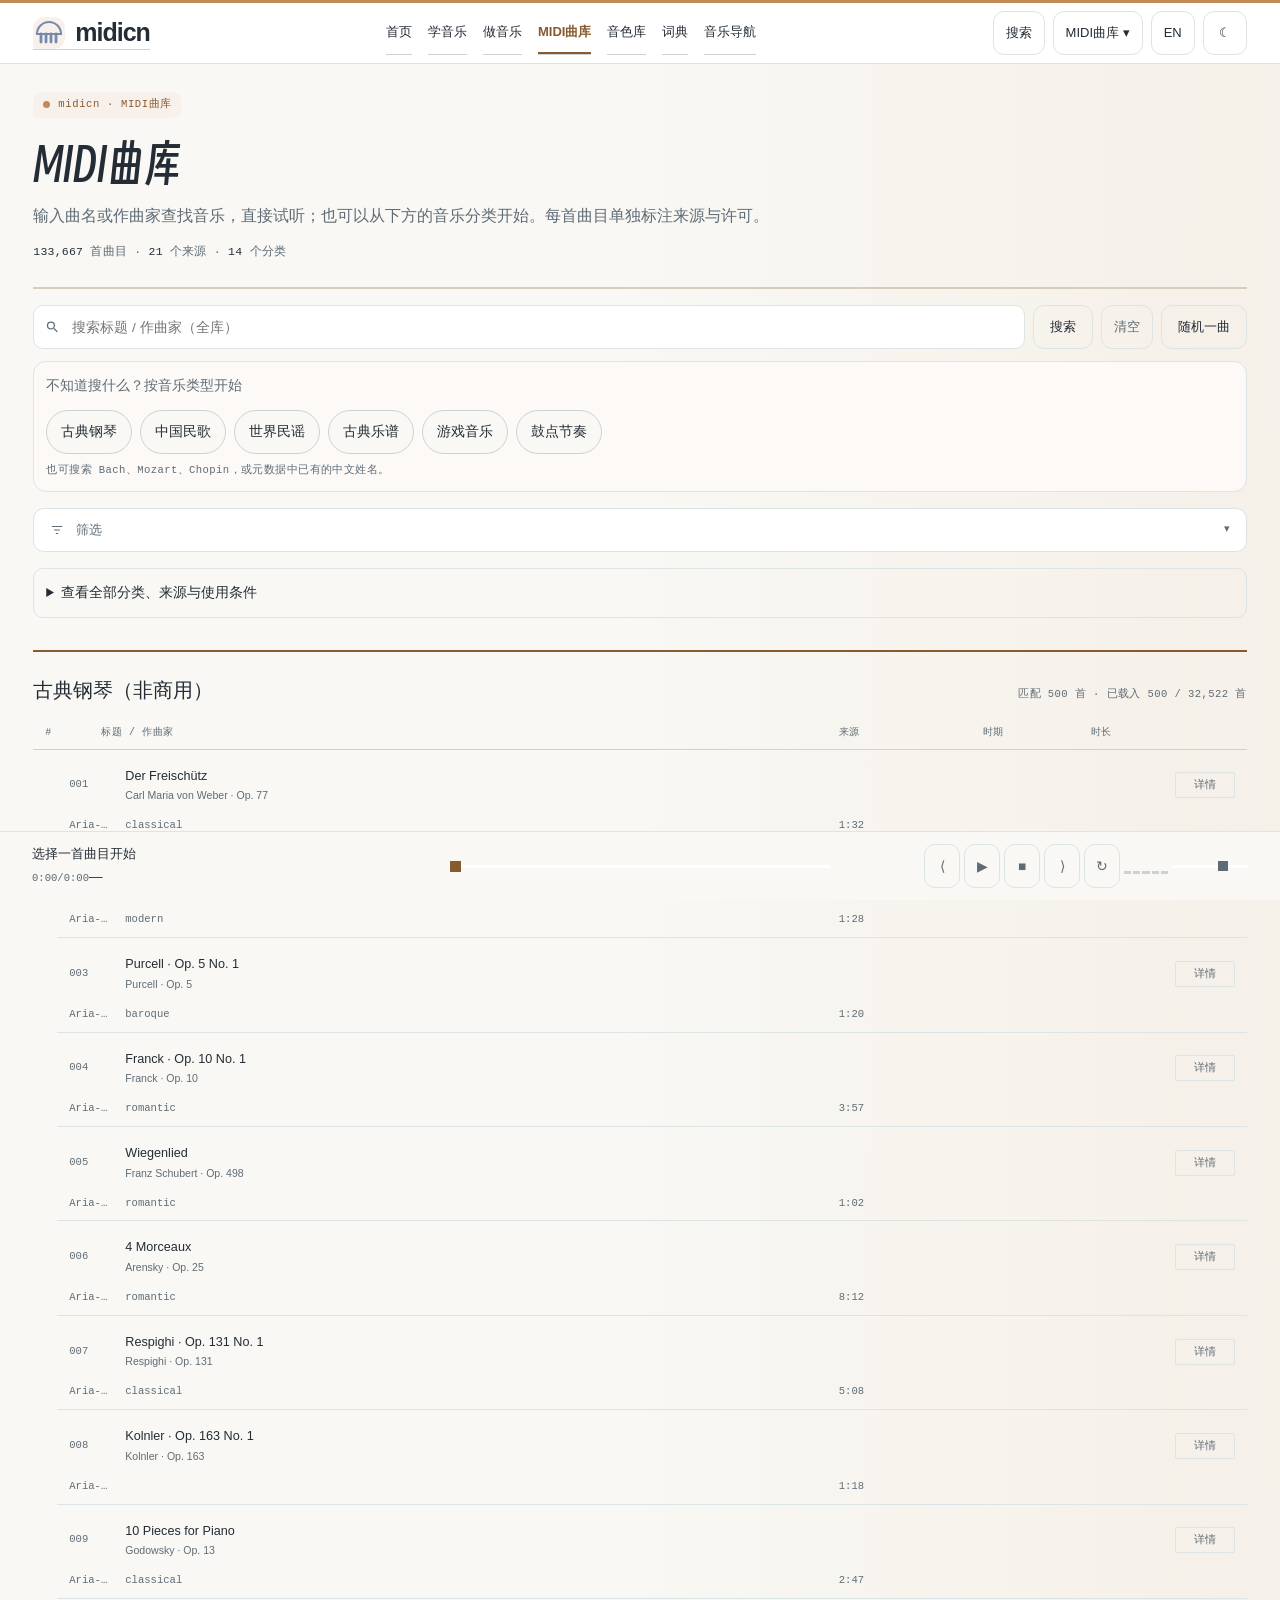
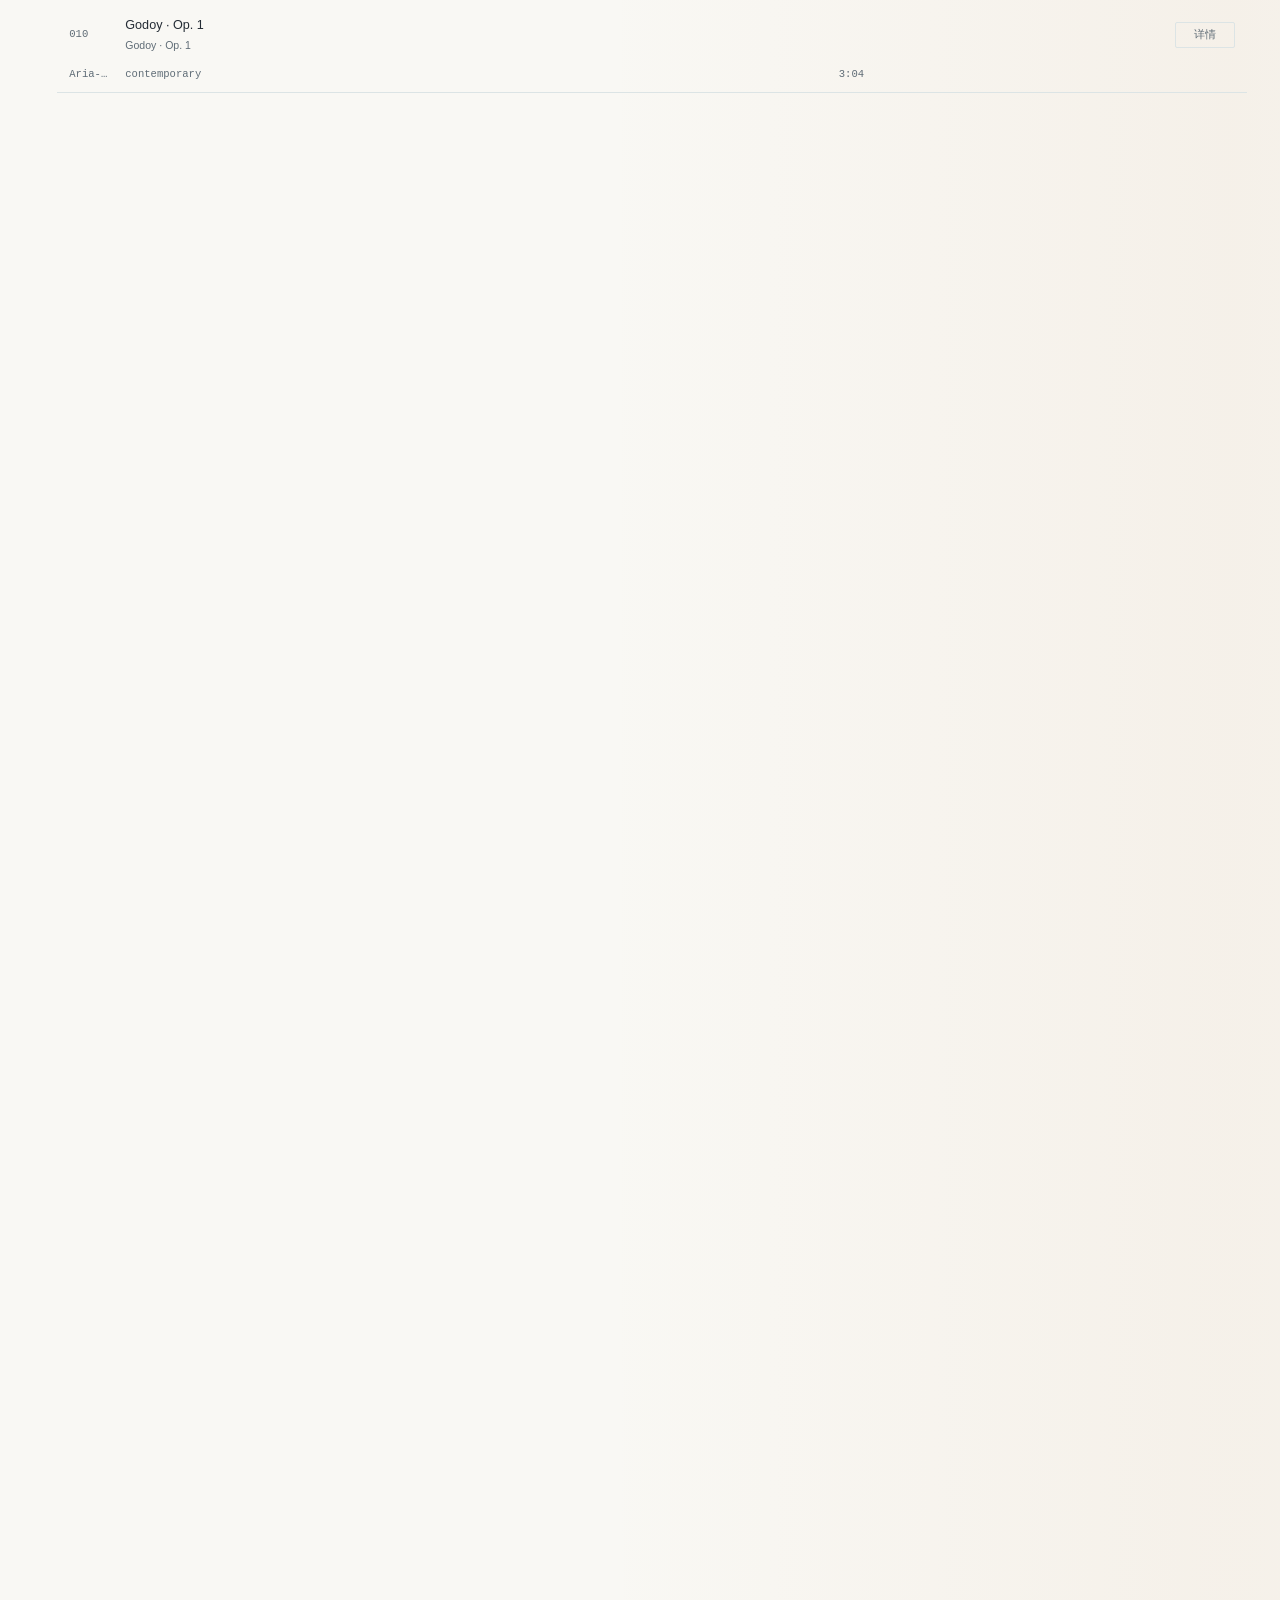
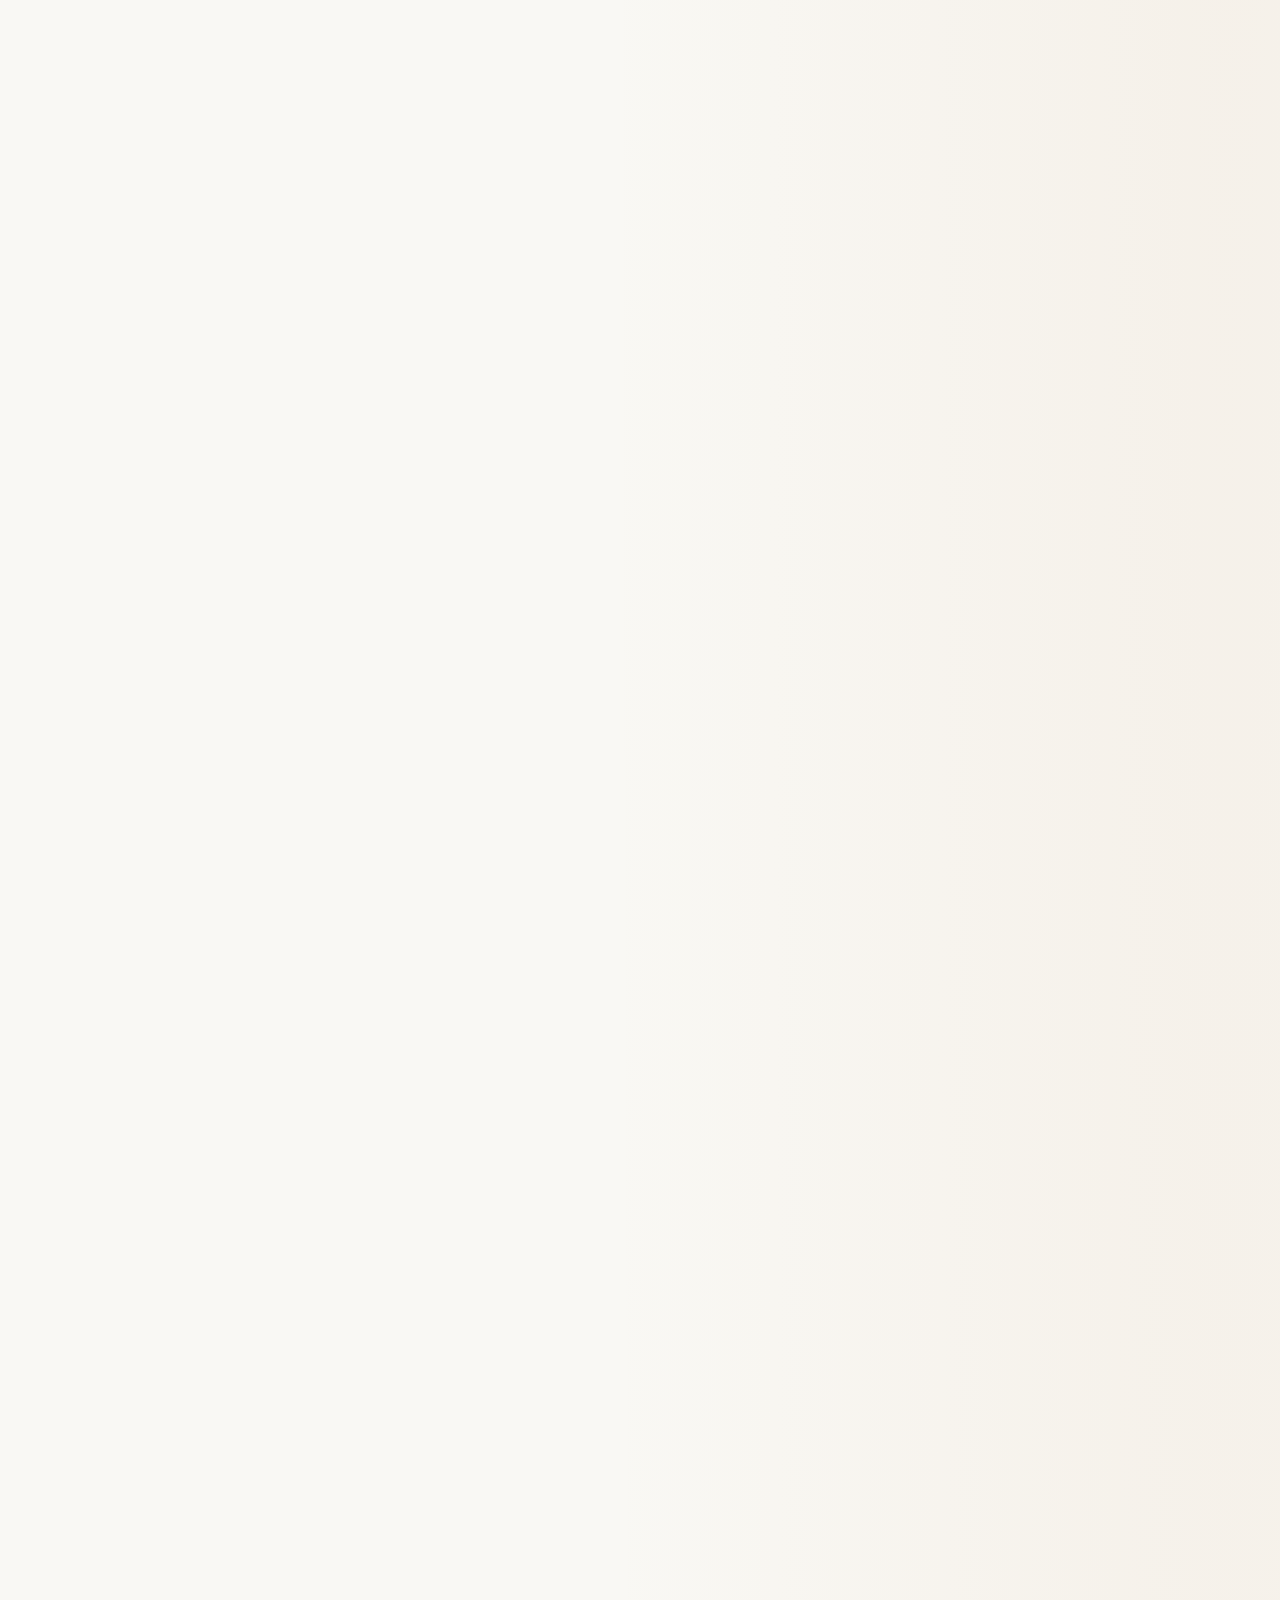
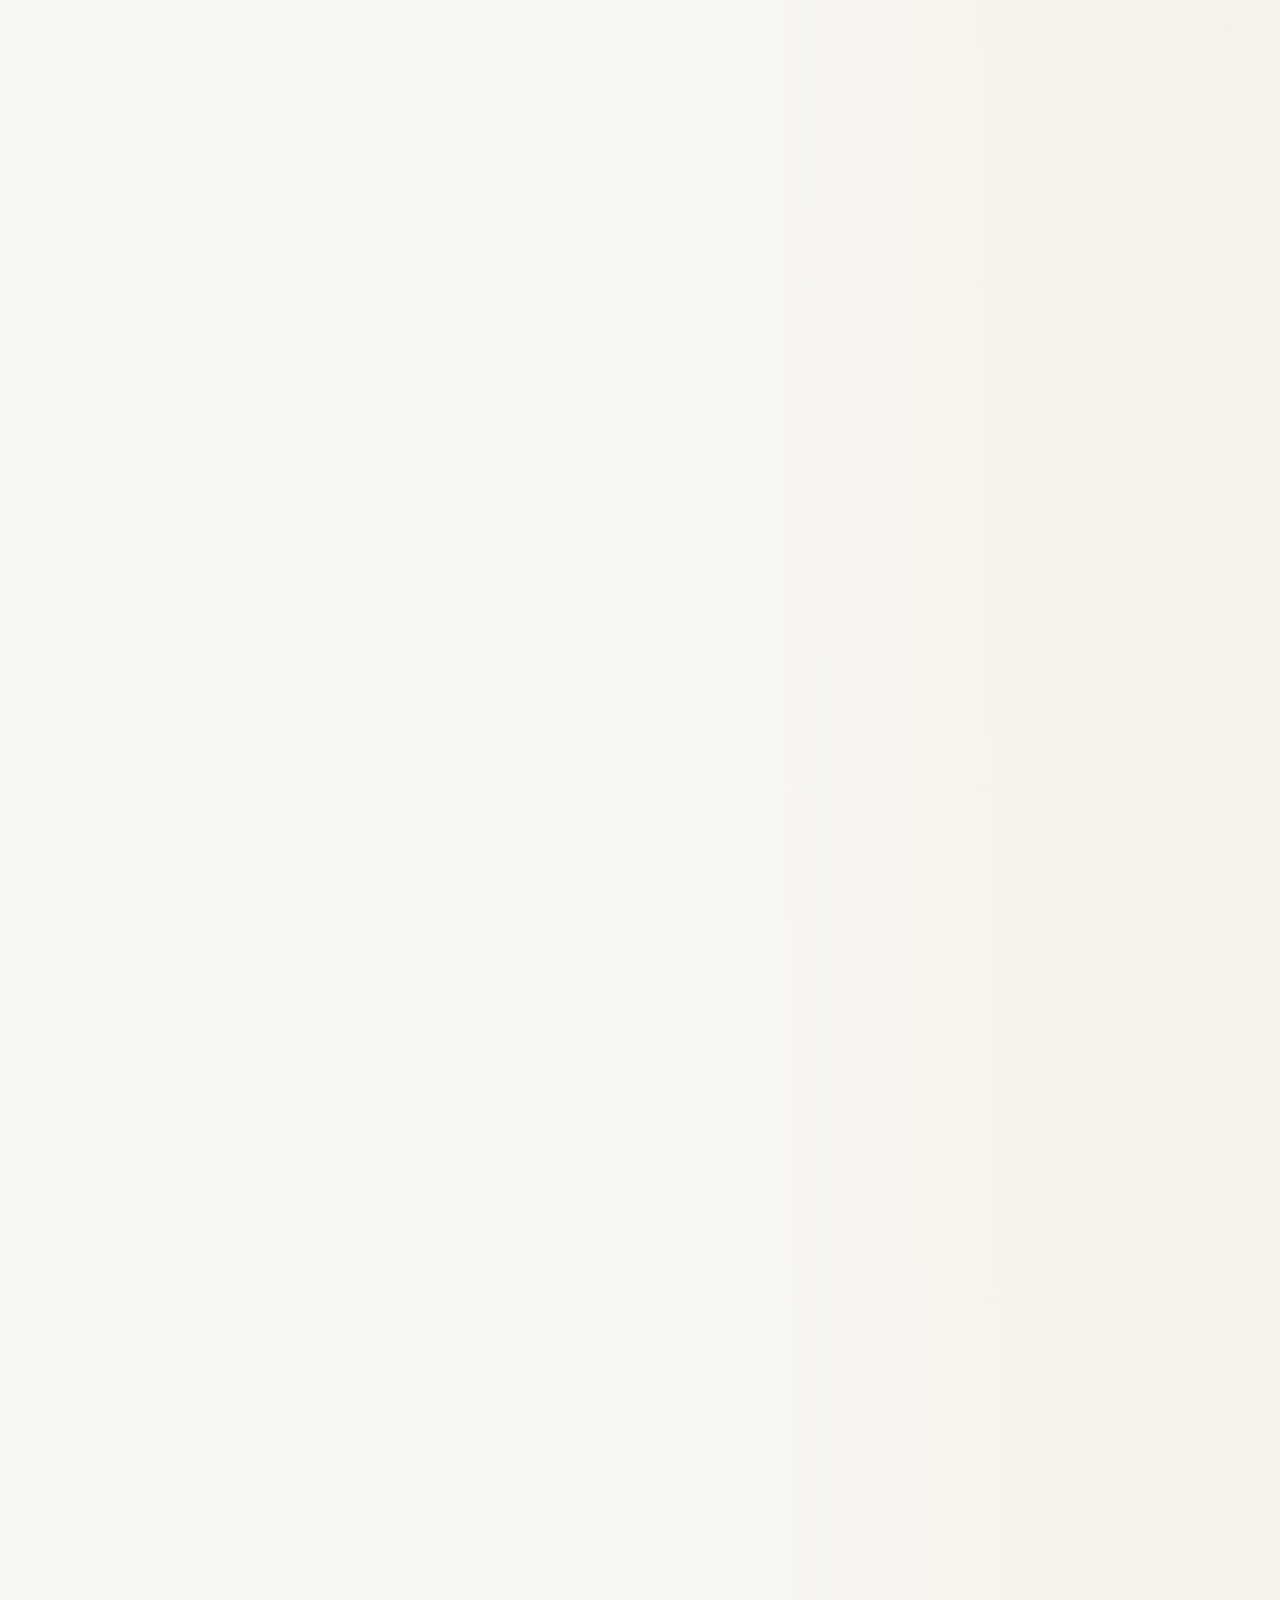
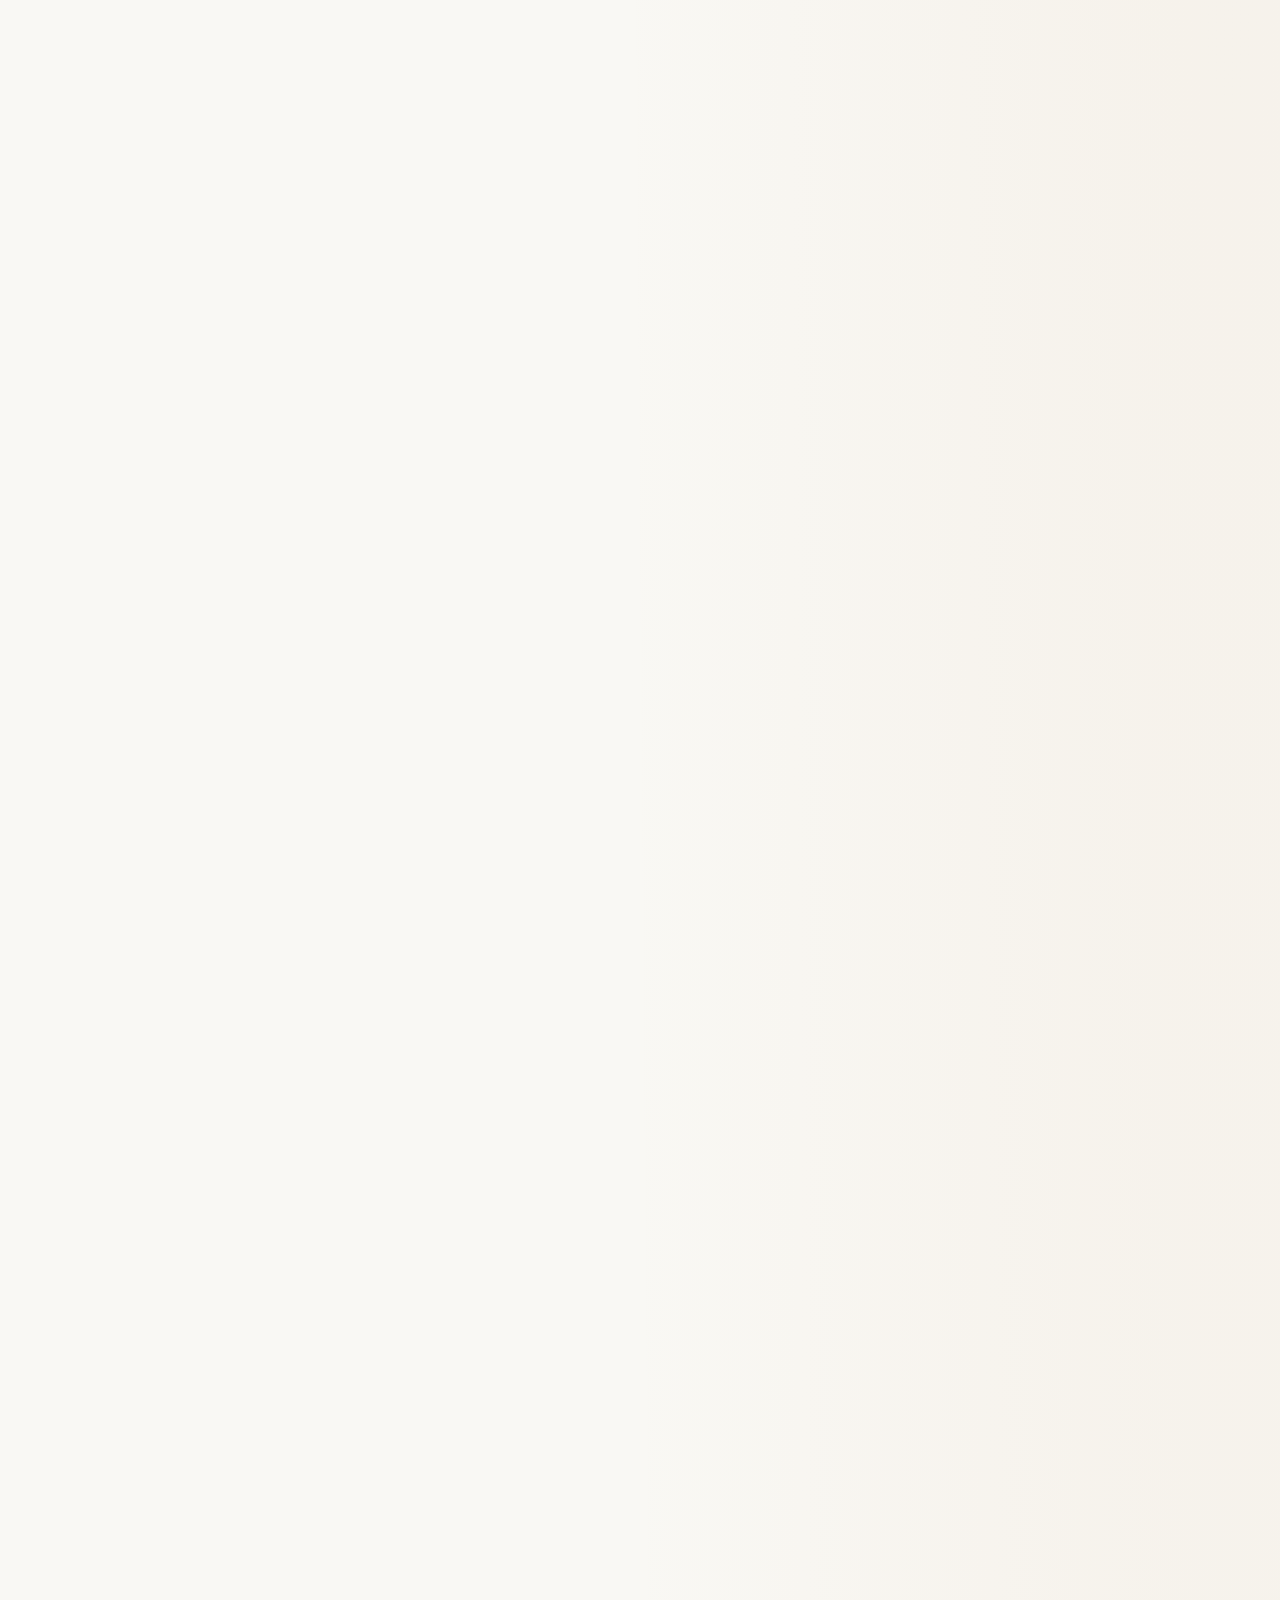
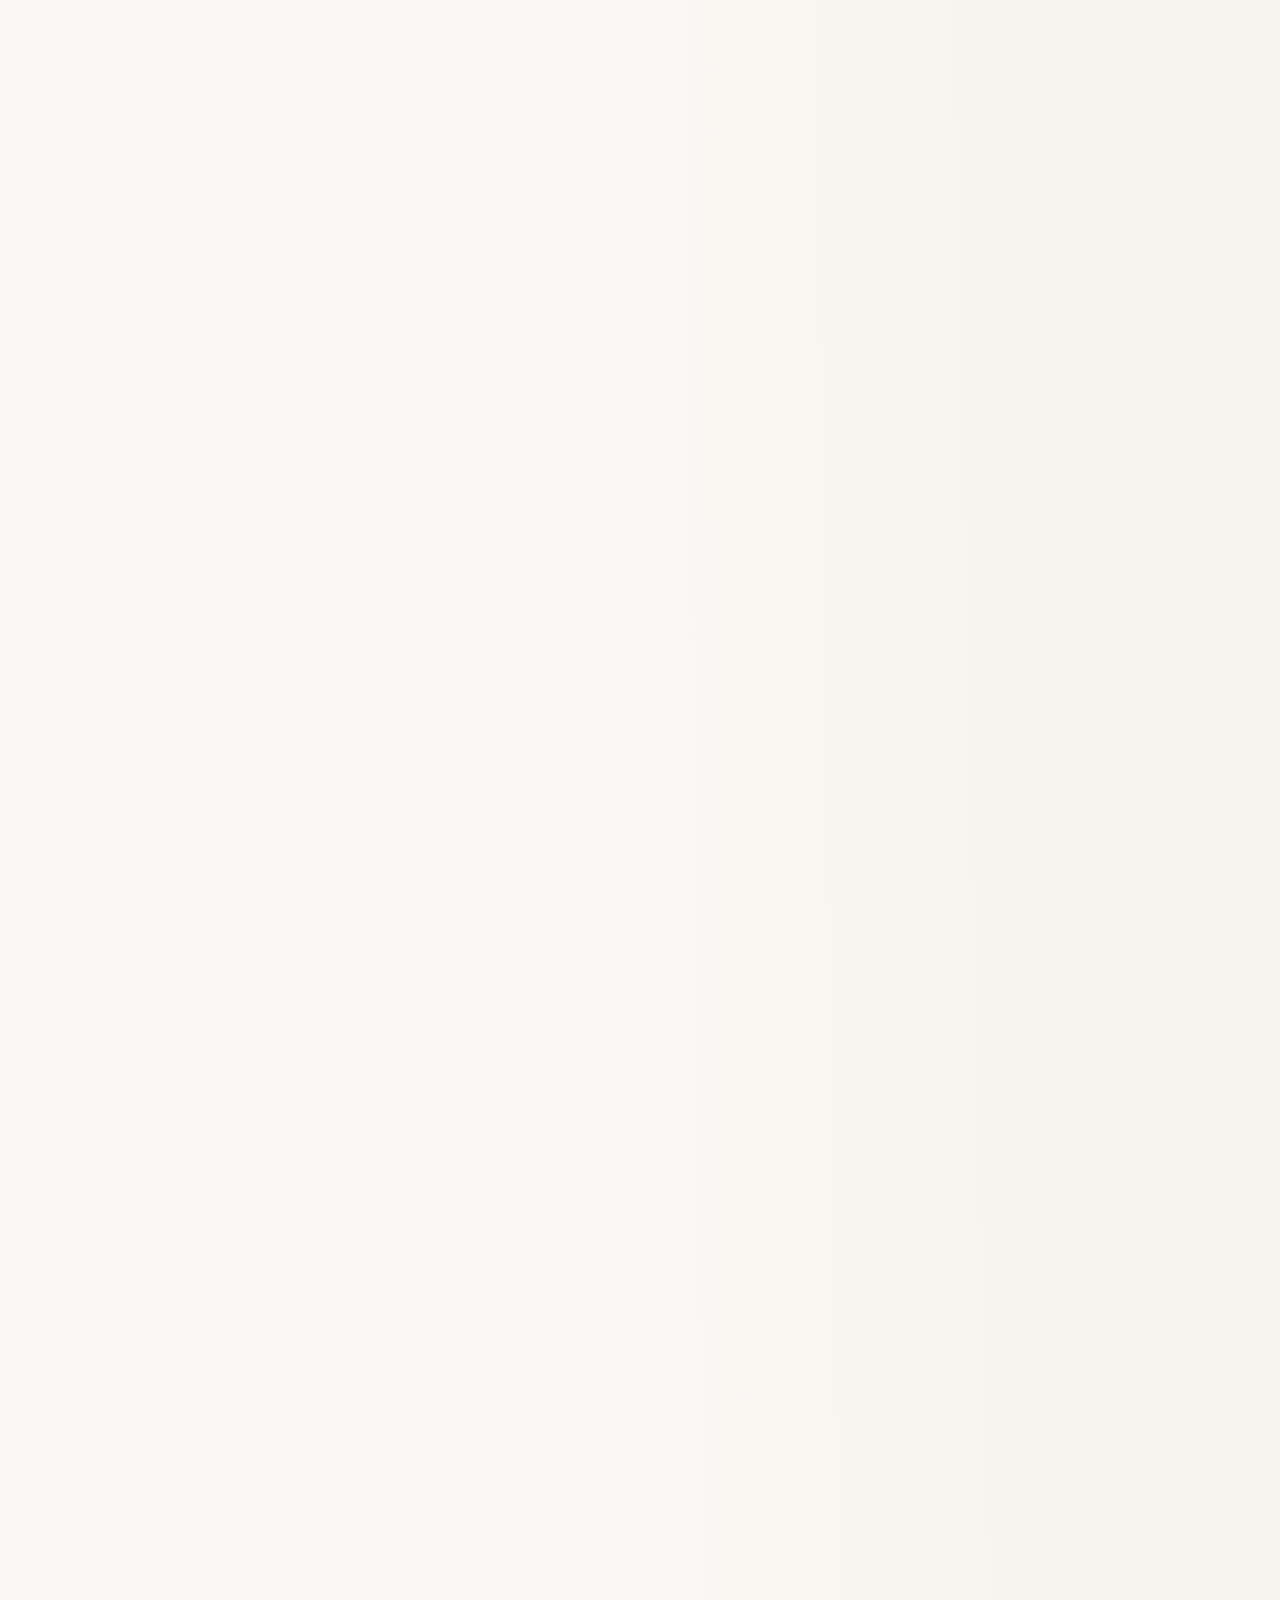
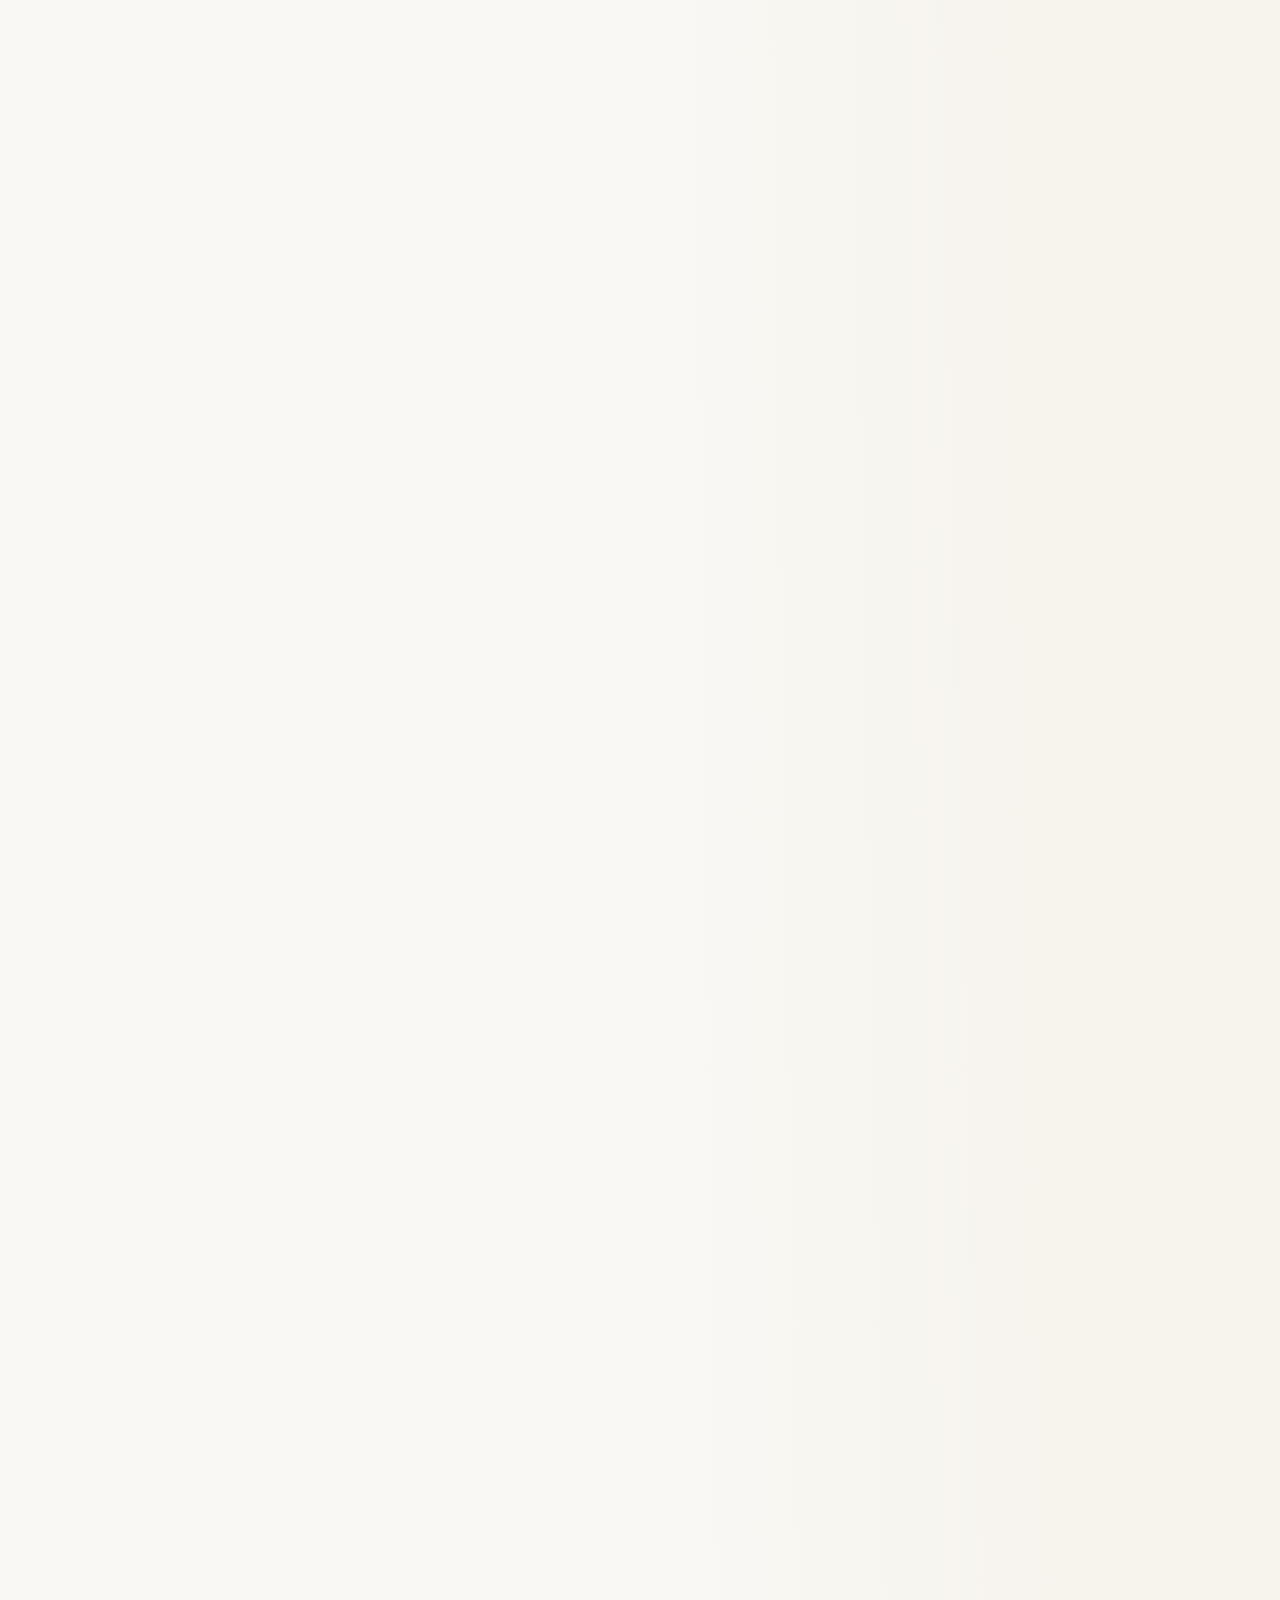
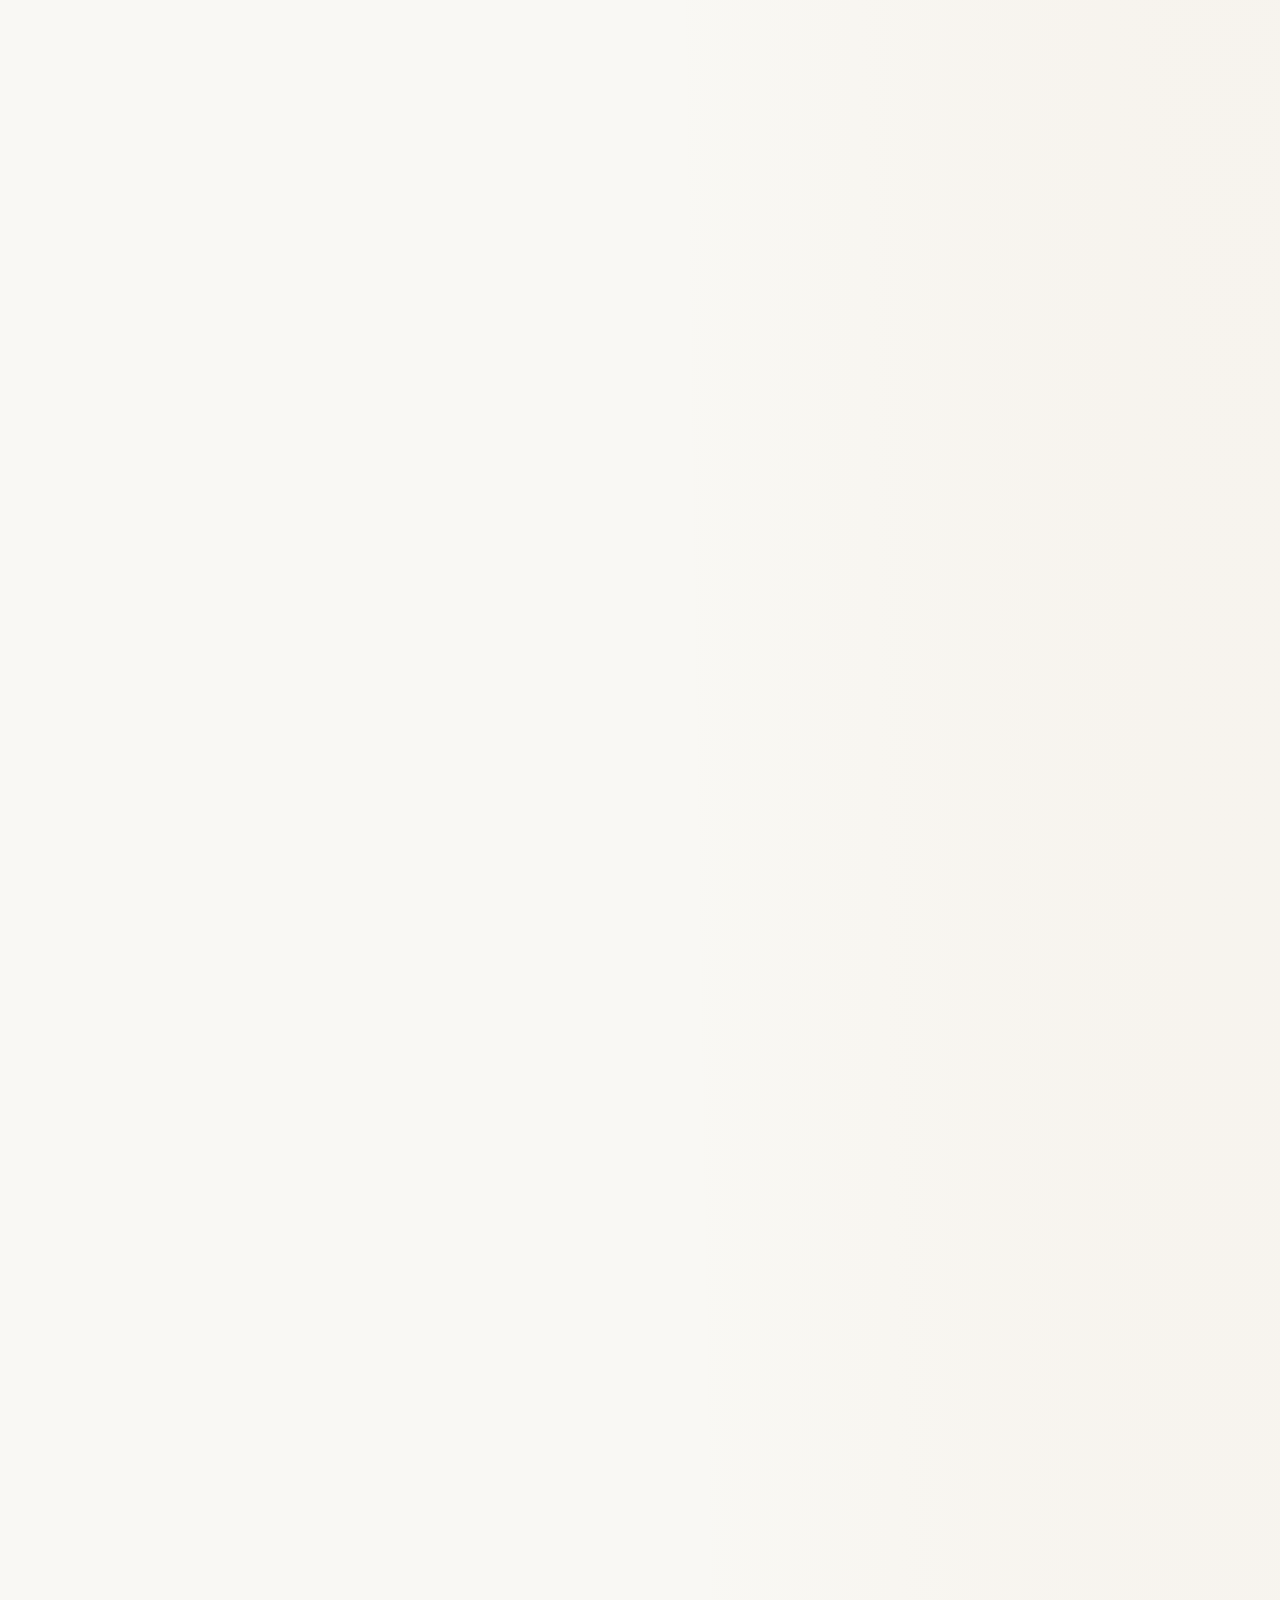
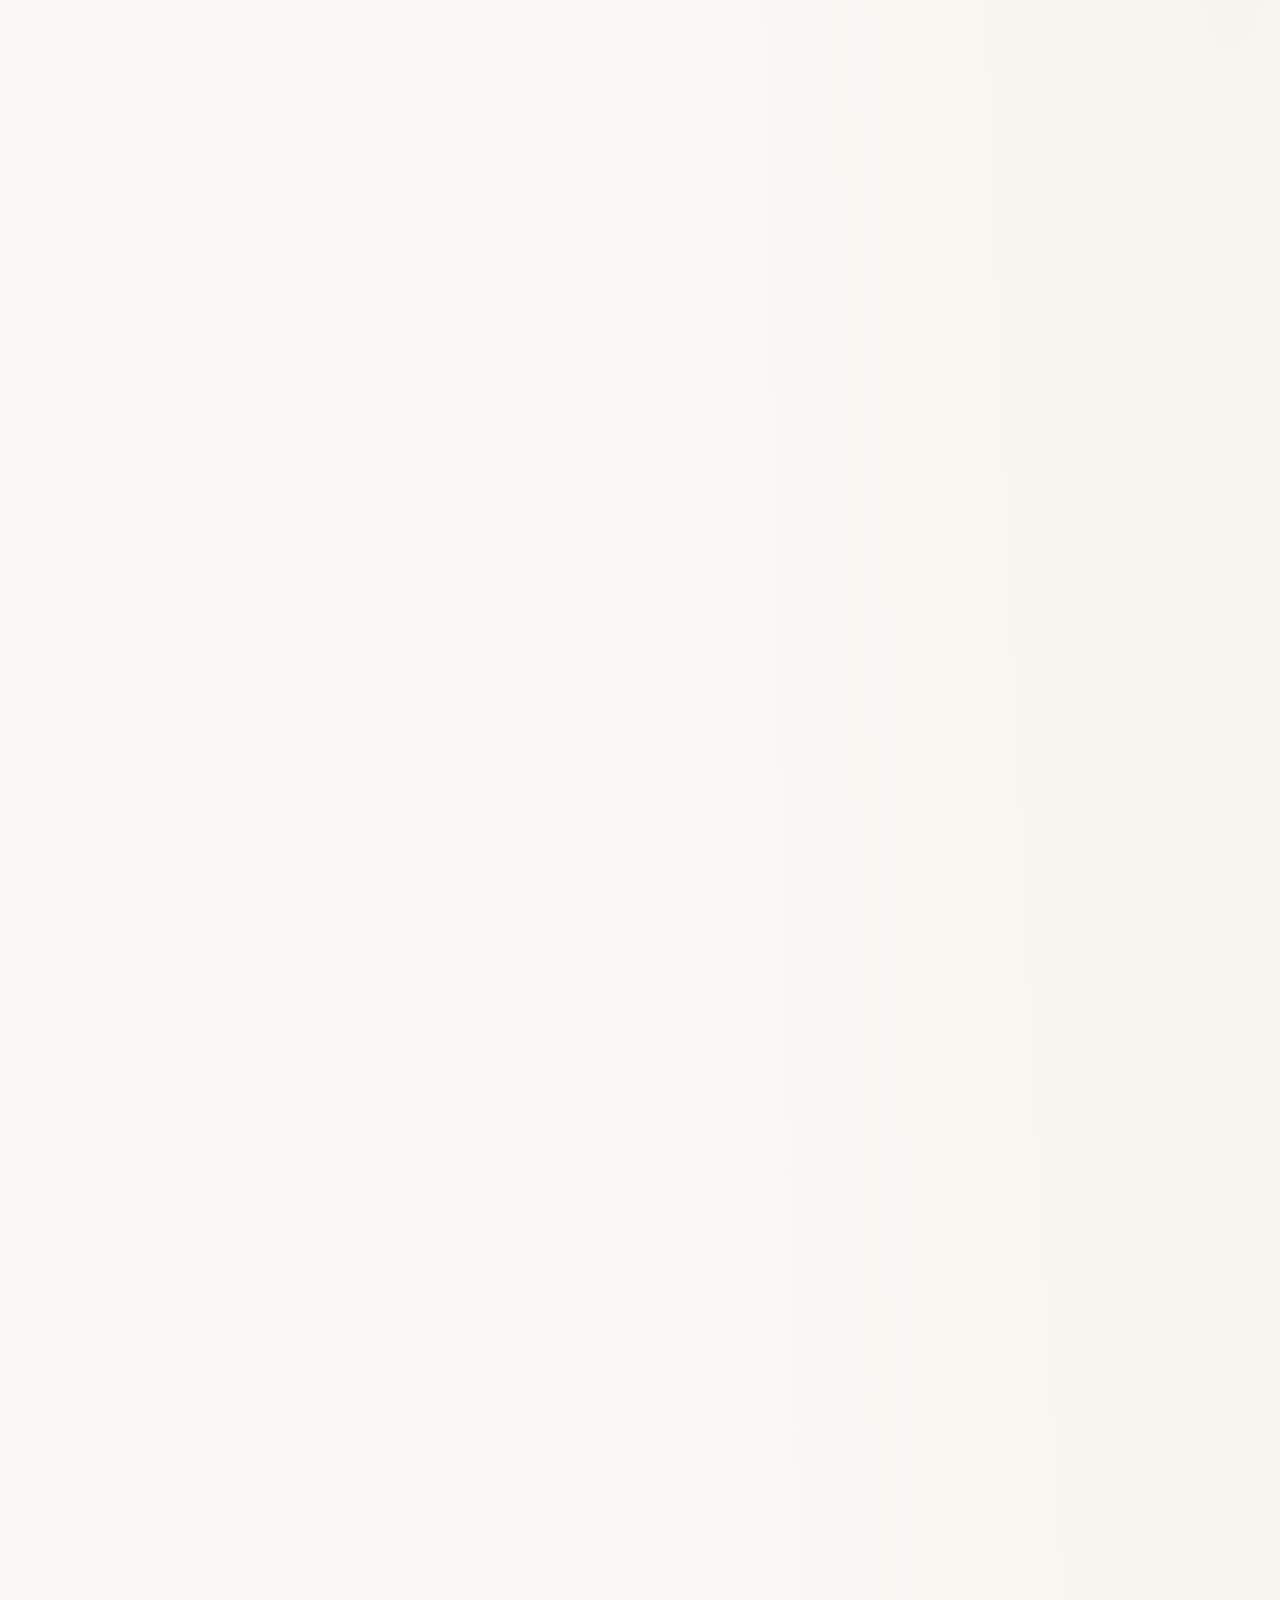
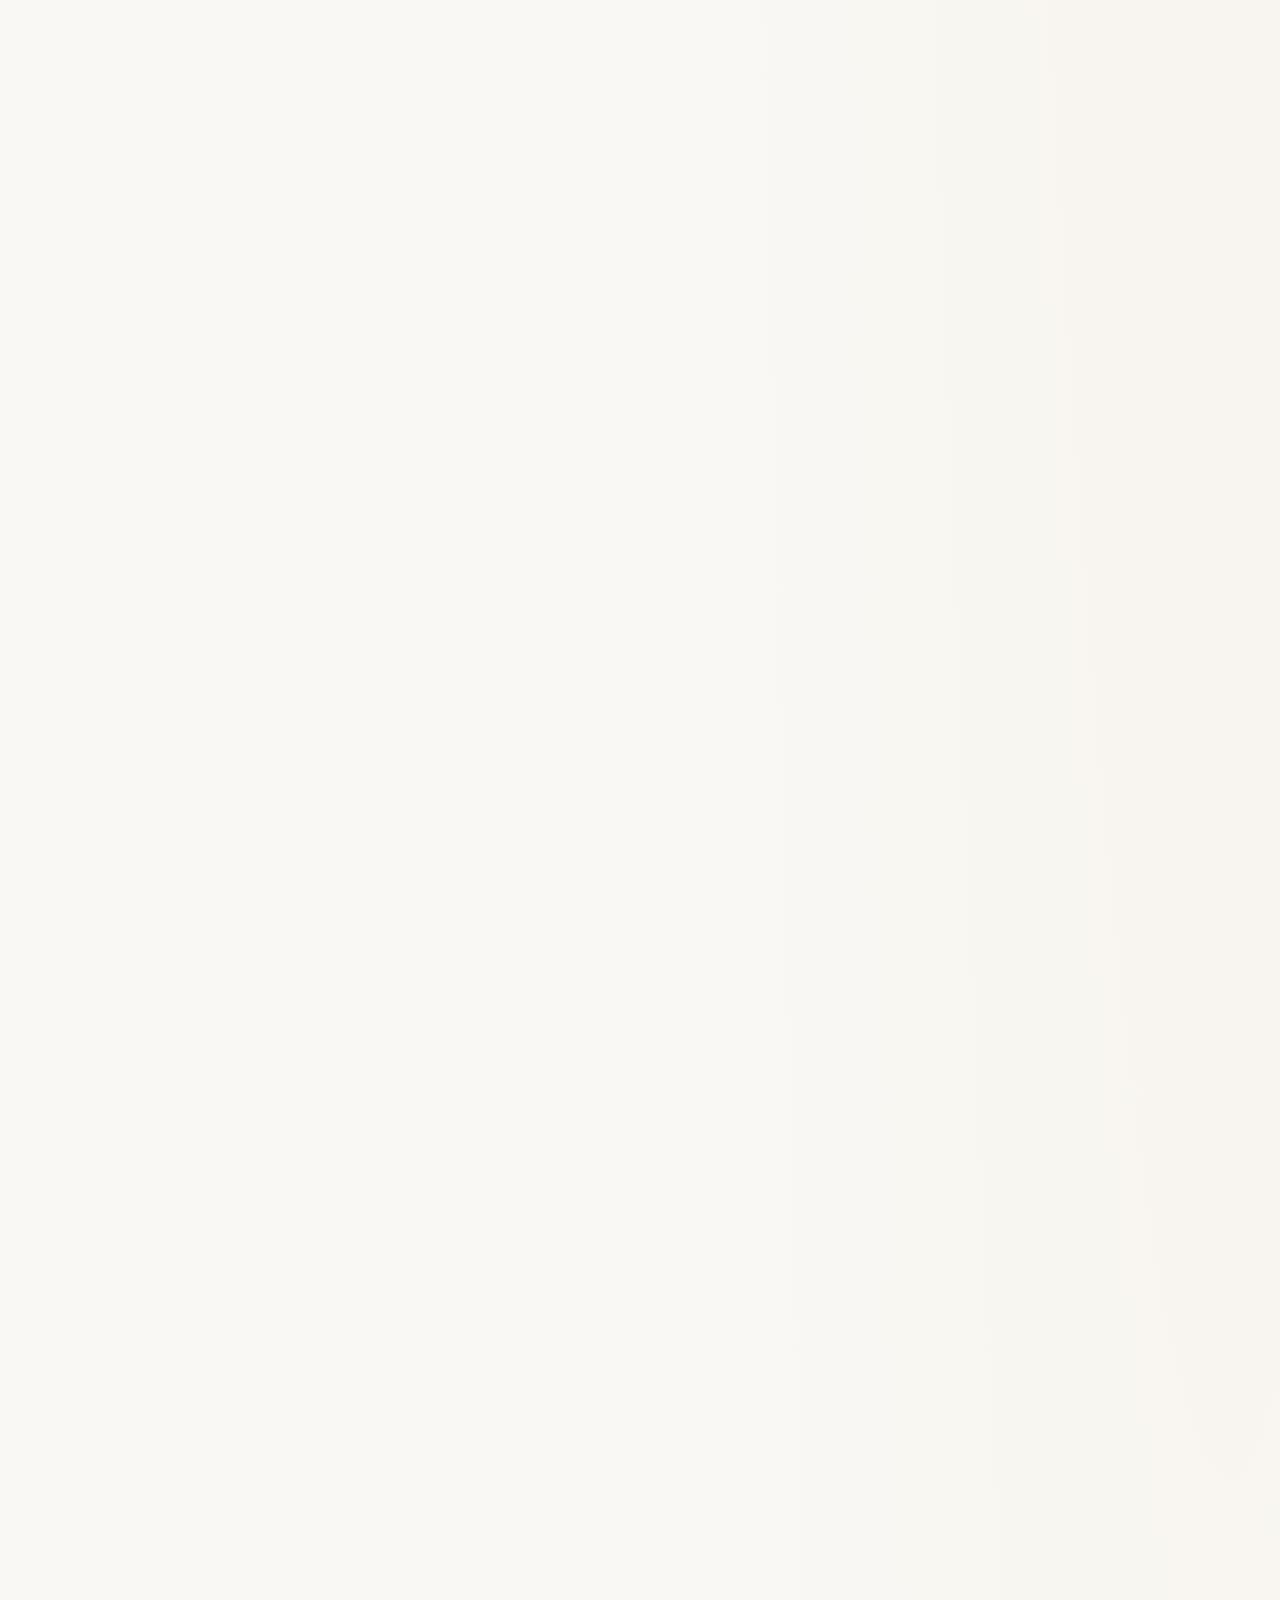
<file: index.html>
<!doctype html>
<html lang="zh-Hans" data-site="lib" data-lang="zh" data-design="v6" data-ui="clean" data-page="catalog" style="--site-accent:#c28a55;--site-text:#885a2f">
<head><meta charset="utf-8"><meta name="viewport" content="width=device-width,initial-scale=1,viewport-fit=cover">
<title>MIDI曲库 · 搜索与试听｜midicn</title><meta name="description" content="按曲名、作曲家、乐器与风格查找MIDI，直接试听，并查看逐曲来源与许可。"><meta name="robots" content="index,follow,max-image-preview:large">
<link rel="canonical" href="https://lib.midicn.com/">
<meta property="og:title" content="MIDI曲库 · 搜索与试听｜midicn"><meta property="og:description" content="按曲名、作曲家、乐器与风格查找MIDI，直接试听，并查看逐曲来源与许可。"><meta property="og:type" content="website"><meta property="og:url" content="https://lib.midicn.com/"><meta property="og:site_name" content="midicn · MIDI曲库"><meta property="og:locale" content="zh_CN"><meta property="og:image" content="https://lib.midicn.com/assets/social/share.64cc652c1042.png"><meta name="twitter:card" content="summary_large_image">
<meta property="og:image:width" content="1200"><meta property="og:image:height" content="630"><meta property="og:image:alt" content="midicn · MIDI曲库"><meta name="twitter:title" content="MIDI曲库 · 搜索与试听｜midicn"><meta name="twitter:description" content="按曲名、作曲家、乐器与风格查找MIDI，直接试听，并查看逐曲来源与许可。"><meta name="twitter:image" content="https://lib.midicn.com/assets/social/share.64cc652c1042.png">
<link rel="alternate" type="text/plain" title="midicn discovery index" href="https://lib.midicn.com/llms.txt">
<meta name="theme-color" content="#c28a55"><link rel="manifest" href="manifest.json"><link rel="apple-touch-icon" href="assets/core/icons/icon-192.png"><link rel="icon" href="favicon.ico" sizes="16x16 32x32 48x48"><link rel="icon" href="favicon.svg" type="image/svg+xml" sizes="any">
<script>(()=>{try{const a=document.cookie.split(';').map(x=>x.trim()).filter(x=>x.startsWith('midicn-theme=')).pop();const v=a?a.split('=')[1]:localStorage.getItem('midicn-theme');if(v==='light'||v==='dark')document.documentElement.dataset.theme=v}catch{}})();</script><link rel="preload" as="font" type="font/woff2" href="assets/fonts/p.fa805ea1fb.c0c4300dafda.woff2" crossorigin><style>@font-face{font-family:"Smiley Sans";src:url("assets/fonts/p.fa805ea1fb.c0c4300dafda.woff2") format("woff2");font-display:swap}</style><link rel="stylesheet" href="assets/ui/base.5c5114daea61.css"><link rel="stylesheet" href="assets/ui/lib-index.78c0fac3d570.css"><script type="application/ld+json">{"@context":"https://schema.org","@graph":[{"@type":"Organization","@id":"https://midicn.com/#organization","name":"midicn","alternateName":["MIDI音乐","MIDI Music","中国MIDI音乐"],"url":"https://midicn.com/","logo":{"@type":"ImageObject","url":"https://midicn.com/assets/core/icons/icon-512.png"}},{"@type":"WebSite","@id":"https://lib.midicn.com/#website","url":"https://lib.midicn.com/","name":"MIDI曲库 · midicn","alternateName":["Library","midicn · MIDI曲库"],"publisher":{"@id":"https://midicn.com/#organization"},"inLanguage":"zh-Hans"},{"@type":"CollectionPage","@id":"https://lib.midicn.com/#webpage","url":"https://lib.midicn.com/","name":"MIDI曲库 · 搜索与试听｜midicn","description":"按曲名、作曲家、乐器与风格查找MIDI，直接试听，并查看逐曲来源与许可。","inLanguage":"zh-Hans","isPartOf":{"@id":"https://lib.midicn.com/#website"},"publisher":{"@id":"https://midicn.com/#organization"}}]}</script></head>
<body><a class="skip-link" href="#main" data-zh="跳至正文" data-en="Skip to content">跳至正文</a>
<header class="site-header">
<a class="site-brand" href="https://midicn.com/" data-zh-href="https://midicn.com/" data-en-href="https://midicn.com/en/" data-zh-label="midicn" data-en-label="midicn" aria-label="midicn"><span class="jf-stack"><svg viewBox="0 0 32 32" width="32" height="32" class="jf jf-idle" aria-hidden="true"><path d="M4 17A12 12 0 0 1 28 17Z" fill="none" stroke="var(--accent)" stroke-width="2.1"/><path d="M8 17V25.0" stroke="var(--accent)" stroke-width="2.8" stroke-linecap="round" fill="none"/><path d="M13 17V25.0" stroke="var(--accent)" stroke-width="2.8" stroke-linecap="round" fill="none"/><path d="M18 17V25.0" stroke="var(--accent)" stroke-width="2.8" stroke-linecap="round" fill="none"/><path d="M23 17V25.0" stroke="var(--accent)" stroke-width="2.8" stroke-linecap="round" fill="none"/></svg></span><b data-zh="midicn" data-en="midicn">midicn</b></a>
<nav class="site-task-nav" data-zh-label="全站导航" data-en-label="Main navigation" aria-label="全站导航"><a href="https://midicn.com/" data-zh="首页" data-en="Home" data-zh-href="https://midicn.com/" data-en-href="https://midicn.com/en/">首页</a><a href="https://midicn.com/learn/" data-zh-href="https://midicn.com/learn/" data-en-href="https://midicn.com/en/learn/" data-zh="学音乐" data-en="Learn">学音乐</a><a href="https://midicn.com/make/" data-zh-href="https://midicn.com/make/" data-en-href="https://midicn.com/en/make/" data-zh="做音乐" data-en="Create">做音乐</a><a href="https://lib.midicn.com/" data-zh="MIDI曲库" data-en="MIDI" data-zh-href="https://lib.midicn.com/" data-en-href="https://lib.midicn.com/" aria-current="page">MIDI曲库</a><a href="https://sf.midicn.com/" data-zh="音色库" data-en="SoundFonts" data-zh-href="https://sf.midicn.com/" data-en-href="https://sf.midicn.com/">音色库</a><a href="https://gloss.midicn.com/" data-zh="词典" data-en="Glossary" data-zh-href="https://gloss.midicn.com/" data-en-href="https://gloss.midicn.com/en/">词典</a><a data-directory-group="directory" href="https://nav.midicn.com/" data-zh="音乐导航" data-en="Directory" data-zh-href="https://nav.midicn.com/" data-en-href="https://nav.midicn.com/">音乐导航</a></nav>
<div class="site-actions"><a class="site-search" href="https://midicn.com/search/" data-zh-href="https://midicn.com/search/" data-en-href="https://midicn.com/en/search/" data-zh="搜索" data-en="Search">搜索</a>
<div class="site-switcher"><button id="navmenu-btn" type="button" aria-expanded="false" aria-controls="navmenu-panel" data-zh="MIDI曲库 ▾" data-en="MIDI Library ▾" data-zh-label="切换分站" data-en-label="Choose a site" aria-label="切换分站">MIDI曲库 ▾</button><nav id="navmenu-panel" class="site-menu" hidden aria-label="全部分站"><a href="https://midicn.com/" data-zh="首页" data-en="Home" data-zh-href="https://midicn.com/" data-en-href="https://midicn.com/en/"><span class="site-dot" style="--dot:#d9795c" aria-hidden="true"></span><span data-label>首页</span></a><a href="https://nav.midicn.com/" data-zh="音乐导航" data-en="Directory" data-zh-href="https://nav.midicn.com/" data-en-href="https://nav.midicn.com/"><span class="site-dot" style="--dot:#5caaa0" aria-hidden="true"></span><span data-label>音乐导航</span></a><a href="https://ai.midicn.com/" data-zh="AI做音乐" data-en="AI Music" data-zh-href="https://ai.midicn.com/" data-en-href="https://ai.midicn.com/en/"><span class="site-dot" style="--dot:#cb7993" aria-hidden="true"></span><span data-label>AI做音乐</span></a><a href="https://prod.midicn.com/" data-zh="音频" data-en="Audio" data-zh-href="https://prod.midicn.com/" data-en-href="https://prod.midicn.com/en/"><span class="site-dot" style="--dot:#61a9b2" aria-hidden="true"></span><span data-label>音频</span></a><a href="https://hist.midicn.com/" data-zh="音乐史" data-en="Music History" data-zh-href="https://hist.midicn.com/" data-en-href="https://hist.midicn.com/en/"><span class="site-dot" style="--dot:#c49a51" aria-hidden="true"></span><span data-label>音乐史</span></a><a href="https://theo.midicn.com/" data-zh="乐理" data-en="Theory" data-zh-href="https://theo.midicn.com/" data-en-href="https://theo.midicn.com/en/"><span class="site-dot" style="--dot:#9381c6" aria-hidden="true"></span><span data-label>乐理</span></a><a href="https://inst.midicn.com/" data-zh="乐器" data-en="Instruments" data-zh-href="https://inst.midicn.com/" data-en-href="https://inst.midicn.com/en/"><span class="site-dot" style="--dot:#7b9d68" aria-hidden="true"></span><span data-label>乐器</span></a><a href="https://gloss.midicn.com/" data-zh="词典" data-en="Dictionary" data-zh-href="https://gloss.midicn.com/" data-en-href="https://gloss.midicn.com/en/"><span class="site-dot" style="--dot:#a484ae" aria-hidden="true"></span><span data-label>词典</span></a><a href="https://lib.midicn.com/" data-zh="MIDI曲库" data-en="MIDI Library" data-zh-href="https://lib.midicn.com/" data-en-href="https://lib.midicn.com/" aria-current="page"><span class="site-dot" style="--dot:#c28a55" aria-hidden="true"></span><span data-label>MIDI曲库</span></a><a href="https://midi.midicn.com/" data-zh="MIDI下载" data-en="MIDI Downloads" data-zh-href="https://midi.midicn.com/" data-en-href="https://midi.midicn.com/"><span class="site-dot" style="--dot:#5ca69c" aria-hidden="true"></span><span data-label>MIDI下载</span></a><a href="https://zip.midicn.com/" data-zh="打包下载" data-en="Packs" data-zh-href="https://zip.midicn.com/" data-en-href="https://zip.midicn.com/"><span class="site-dot" style="--dot:#6995bd" aria-hidden="true"></span><span data-label>打包下载</span></a><a href="https://sf.midicn.com/" data-zh="音色库" data-en="SoundFonts" data-zh-href="https://sf.midicn.com/" data-en-href="https://sf.midicn.com/"><span class="site-dot" style="--dot:#818aca" aria-hidden="true"></span><span data-label>音色库</span></a></nav></div>
<button id="lang" type="button" data-zh-label="切换语言" data-en-label="Switch language" aria-label="切换语言">EN</button><button id="theme" type="button" aria-label="切换明暗">☾</button></div></header><main id="main" class="doc wide" tabindex="-1">
  <!-- 扉页 -->
  <section class="hero">
    <p class="kick" data-zh="midicn · MIDI曲库" data-en="midicn · MIDI LIBRARY">midicn · MIDI曲库</p>
    <h1 data-zh="MIDI曲库" data-en="MIDI music library">MIDI曲库</h1>
    <p class="lede" id="heroLede"></p>
    <p class="hero-meta" id="heroMeta"></p>
  </section>



    <div class="search">
      <div class="sw">
        <svg viewBox="0 0 24 24"><path d="M15.5 14h-.79l-.28-.27A6.47 6.47 0 0016 9.5 6.5 6.5 0 109.5 16c1.61 0 3.09-.59 4.23-1.57l.27.28v.79l5 4.99L20.49 19l-4.99-5zm-6 0A4.5 4.5 0 1114 9.5 4.5 4.5 0 019.5 14z"/></svg>
        <input id="q" type="search" data-zh-label="搜索标题或作曲家，全库检索" data-en-label="Search all tracks by title or composer" aria-label="搜索标题或作曲家，全库检索" data-ph-zh="搜索标题 / 作曲家（全库）" data-ph-en="Search title / composer (whole library)" placeholder="搜索标题 / 作曲家（全库）">
      </div>
      <button class="btn" id="searchGo" data-zh="搜索" data-en="Search">搜索</button><button class="btn ghost" id="searchClear" data-zh="清空" data-en="Clear">清空</button><button class="btn" id="rand" data-zh="随机一曲" data-en="Shuffle">随机一曲</button>
    </div>

<section class="midi-start" aria-label="常用音乐分类"><p data-zh="不知道搜什么？按音乐类型开始" data-en="Not sure what to search? Start with a music category">不知道搜什么？按音乐类型开始</p><div class="midi-chips"><button type="button" data-lib-category="piano" data-zh="古典钢琴" data-en="Classical piano">古典钢琴</button><button type="button" data-lib-category="folk-china" data-zh="中国民歌" data-en="Chinese folk">中国民歌</button><button type="button" data-lib-category="folk-world" data-zh="世界民谣" data-en="World folk">世界民谣</button><button type="button" data-lib-category="classical-open" data-zh="古典乐谱" data-en="Classical scores">古典乐谱</button><button type="button" data-lib-category="game" data-zh="游戏音乐" data-en="Game music">游戏音乐</button><button type="button" data-lib-category="drum" data-zh="鼓点节奏" data-en="Drum patterns">鼓点节奏</button></div><p class="meta" data-zh="也可搜索 Bach、Mozart、Chopin，或元数据中已有的中文姓名。" data-en="Try Bach, Mozart or Chopin. Chinese composer names are searchable when present in the source metadata.">也可搜索 Bach、Mozart、Chopin，或元数据中已有的中文姓名。</p></section>
<div class="fbar">
      <button class="ftoggle" id="ftoggle" aria-expanded="false" aria-controls="fpanel">
        <svg viewBox="0 0 24 24"><path d="M3 5h18v2H3V5zm4 6h10v2H7v-2zm3 6h4v2h-4v-2z"/></svg>
        <span data-zh="筛选" data-en="Filter">筛选</span>
        <span class="fbadge" id="fbadge" hidden>0</span>
        <span class="chev">▾</span>
      </button>
      <div class="fpanel" id="fpanel" hidden>
        <div class="fld"><label for="fComp" data-zh="作曲家" data-en="COMPOSER">作曲家</label><input id="fComp" type="search" list="compList" data-ph-zh="输入姓氏" data-ph-en="Surname"><datalist id="compList"></datalist></div>
        <div class="fld"><label for="fPeriod" data-zh="时期" data-en="PERIOD">时期</label><select id="fPeriod"><option value="">—</option></select></div>
        <div class="fld"><label for="fInst" data-zh="乐器 / 编制" data-en="INSTRUMENT">乐器 / 编制</label><select id="fInst"><option value="">—</option></select></div>
        <div class="fld"><label for="fGenre" data-zh="风格" data-en="GENRE">风格</label><select id="fGenre"><option value="">—</option></select></div>
        <div class="fld"><label for="fCountry" data-zh="国家 / 地域" data-en="COUNTRY">国家 / 地域</label><select id="fCountry"><option value="">—</option></select></div>
        <div class="fld"><label for="fForm" data-zh="曲式" data-en="FORM">曲式</label><select id="fForm"><option value="">—</option></select></div>
        <div class="fld"><label for="fZone" data-zh="许可档位" data-en="LICENCE TIER">许可档位</label><select id="fZone"><option value="">—</option></select></div>
        <div class="fld"><label for="fDur" data-zh="时长" data-en="LENGTH">时长</label><select id="fDur">
          <option value="" data-zh="全部" data-en="Any">全部</option>
          <option value="0-30" data-zh="30 秒内" data-en="Under 30s">30 秒内</option>
          <option value="30-120" data-zh="30 秒–2 分" data-en="30s–2min">30 秒–2 分</option>
          <option value="120-300" data-zh="2–5 分" data-en="2–5min">2–5 分</option>
          <option value="300-99999" data-zh="5 分以上" data-en="Over 5min">5 分以上</option>
        </select></div>
        <div class="fld"><label for="fSort" data-zh="排序" data-en="SORT">排序</label><select id="fSort">
          <option value="" data-zh="默认" data-en="Default">默认</option>
          <option value="t" data-zh="标题" data-en="Title">标题</option>
          <option value="c" data-zh="作曲家" data-en="Composer">作曲家</option>
          <option value="d" data-zh="时长" data-en="Length">时长</option>
        </select></div>
        <div class="acts">
          <button class="btn" id="clear" data-zh="清空筛选" data-en="Clear">清空筛选</button>
          <button class="btn ghost" id="fclose" data-zh="收起" data-en="Close">收起</button>
        </div>
      </div>
    </div>

<details id="browsePanel" class="midi-browse"><summary data-zh="查看全部分类、来源与使用条件" data-en="Browse all categories, sources and usage tiers">查看全部分类、来源与使用条件</summary>
    <div class="stitle" style="margin-top:var(--s6)">
      <h2 data-zh="选择浏览维度" data-en="Browse by">选择浏览维度</h2>
      <span class="spacer"></span>
      <span class="meta" data-zh="点选后下方列表即随之变化" data-en="the list below follows your choice">点选后下方列表即随之变化</span>
    </div>
    <div class="axes" id="axes"></div>
    <div class="grid" id="grid"></div>

</details><section id="collectionView">
    <div class="stitle" style="margin-top:var(--s6)">
      <h2 id="listTitle" data-zh="曲目" data-en="Tracks">曲目</h2>
      <span class="spacer"></span>
      <span class="meta" id="status"></span>
    </div>
    <div class="tw">
      <div class="listhead">
        <span>#</span><span data-zh="标题 / 作曲家" data-en="TITLE / COMPOSER">标题 / 作曲家</span>
        <span data-zh="来源" data-en="SOURCE">来源</span>
        <span data-zh="时期" data-en="PERIOD">时期</span>
        <span data-zh="时长" data-en="LEN">时长</span><span></span>
      </div>
      <ul id="list"></ul>
    </div>
    <div style="display:flex;justify-content:center;padding:var(--s5) 0">
      <button class="btn" id="more" data-zh="加载更多" data-en="Load more">加载更多</button>
    </div>
  
</section>
<section class="panel"><div class="panel-bd"><h2 data-zh="浏览MIDI分类目录" data-en="Explore MIDI categories" >浏览MIDI分类目录</h2><p data-zh="按作曲家、乐器、时期、流派、地区或来源查找，先看曲目示例，再进入完整检索。" data-en="Browse composers, instruments, periods, genres, regions and sources; inspect examples before opening the complete search." >按作曲家、乐器、时期、流派、地区或来源查找，先看曲目示例，再进入完整检索。</p><a class="btn" href="https://midi.midicn.com/browse/"><span data-zh="打开分类目录" data-en="Open the category directory" >打开分类目录</span></a></div></section></main><p id="midicn-status" role="status" aria-live="polite"></p>
<div id="player" class="audio-player audio-player-queue" data-backend="library"><div class="pw"><div class="pmeta"><span id="np" class="audio-title" data-zh="选择一首曲目开始" data-en="Choose a track to start">选择一首曲目开始</span><span class="ptime audio-time" id="tcur">0:00</span><span class="ptime">/</span><span class="ptime audio-time" id="ttot">0:00</span><span class="pill" id="sfbadge">—</span></div><input type="range" class="audio-progress" id="prog" min="0" max="1000" value="0" data-zh-label="播放进度" data-en-label="Playback progress" aria-label="播放进度"><div class="pctl"><button type="button" class="audio-control kb-lab-btn" id="prev" data-audio="previous" data-zh-label="上一首" data-en-label="Previous" aria-label="上一首" >⟨</button><button type="button" class="audio-control kb-lab-btn" id="play" data-audio="play" data-zh-label="播放" data-en-label="Play" aria-label="播放" >▶</button><button type="button" class="audio-control kb-lab-btn" id="stop" data-audio="stop" data-zh-label="停止" data-en-label="Stop" aria-label="停止" >■</button><button type="button" class="audio-control kb-lab-btn" id="next" data-audio="next" data-zh-label="下一首" data-en-label="Next" aria-label="下一首" >⟩</button><button type="button" class="audio-control kb-lab-btn" id="loop" data-audio="loop" data-zh-label="循环播放" data-en-label="Loop" aria-label="循环播放" >↻</button><span class="viz" id="viz" aria-hidden="true"><i></i><i></i><i></i><i></i><i></i></span><input type="range" id="vol" min="0" max="100" value="70" data-zh-label="音量" data-en-label="Volume" aria-label="音量"></div></div></div><nav class="site-bottom-nav" aria-label="Mobile navigation"><a href="https://midicn.com/" data-zh="首页" data-en="Home" data-zh-href="https://midicn.com/" data-en-href="https://midicn.com/en/">首页</a><a href="https://midicn.com/learn/" data-zh-href="https://midicn.com/learn/" data-en-href="https://midicn.com/en/learn/" data-zh="学习" data-en="Learn">学习</a><a href="https://midicn.com/make/" data-zh-href="https://midicn.com/make/" data-en-href="https://midicn.com/en/make/" data-zh="制作" data-en="Make">制作</a><a href="https://lib.midicn.com/" data-zh="MIDI库" data-en="MIDI" data-zh-href="https://lib.midicn.com/" data-en-href="https://lib.midicn.com/" aria-current="page">MIDI库</a><a href="https://sf.midicn.com/" data-zh="音色库" data-en="Sounds" data-zh-href="https://sf.midicn.com/" data-en-href="https://sf.midicn.com/">音色库</a><a href="https://nav.midicn.com/" data-zh="导航" data-en="Nav" data-zh-href="https://nav.midicn.com/" data-en-href="https://nav.midicn.com/">导航</a></nav><footer class="site-footer"><div class="footer-ad" data-footer-ad hidden><span class="footer-ad-label" data-zh="广告" data-en="Advertisement">广告</span>
<ins class="adsbygoogle" style="display:block" data-ad-client="ca-pub-0088997035636558" data-ad-slot="1813332933" data-ad-format="auto" data-full-width-responsive="true"></ins></div><div class="footer-line" data-locale="zh"><a class="footer-brand" href="https://midicn.com/">© 2026 midicn</a><nav aria-label="法律声明"><a class="footer-secondary" href="https://midicn.com/about/">关于</a><a href="https://midicn.com/legal/data/terms/">条款</a><a href="https://midicn.com/legal/privacy/">隐私</a><a href="https://midicn.com/legal/data/disclaimer/">免责</a><a href="https://midicn.com/legal/data/copyright/">版权</a><a class="footer-feedback" data-feedback href="https://github.com/midicn/midi-library/issues" rel="noopener">反馈</a></nav></div><div class="footer-line" data-locale="en" hidden><a class="footer-brand" href="https://midicn.com/en/">© 2026 midicn</a><nav aria-label="Legal"><a class="footer-secondary" href="https://midicn.com/en/about/">About</a><a href="https://midicn.com/en/legal/data/terms/">Terms</a><a href="https://midicn.com/en/legal/privacy/">Privacy</a><a href="https://midicn.com/en/legal/data/disclaimer/">Notice</a><a href="https://midicn.com/en/legal/data/copyright/">Rights</a><a class="footer-feedback" data-feedback href="https://github.com/midicn/midi-library/issues" rel="noopener">Feedback</a></nav></div><div class="page-metadata" hidden aria-hidden="true"><p id="footNote"></p><p id="footLic"></p><p id="footLegal"></p></div><noscript><nav class="no-script-sites" aria-label="All sites"><a href="https://nav.midicn.com/" data-zh="音乐导航" data-en="Directory" data-zh-href="https://nav.midicn.com/" data-en-href="https://nav.midicn.com/">音乐导航</a><a href="https://lib.midicn.com/" data-zh="MIDI曲库" data-en="MIDI Library" data-zh-href="https://lib.midicn.com/" data-en-href="https://lib.midicn.com/">MIDI曲库</a><a href="https://midi.midicn.com/" data-zh="MIDI下载" data-en="MIDI Downloads" data-zh-href="https://midi.midicn.com/" data-en-href="https://midi.midicn.com/">MIDI下载</a><a href="https://zip.midicn.com/" data-zh="打包下载" data-en="Packs" data-zh-href="https://zip.midicn.com/" data-en-href="https://zip.midicn.com/">打包下载</a><a href="https://sf.midicn.com/" data-zh="音色库" data-en="SoundFonts" data-zh-href="https://sf.midicn.com/" data-en-href="https://sf.midicn.com/">音色库</a><a href="https://midicn.com/" data-zh="首页" data-en="Home" data-zh-href="https://midicn.com/" data-en-href="https://midicn.com/en/">首页</a><a href="https://gloss.midicn.com/" data-zh="词典" data-en="Dictionary" data-zh-href="https://gloss.midicn.com/" data-en-href="https://gloss.midicn.com/en/">词典</a><a href="https://hist.midicn.com/" data-zh="音乐史" data-en="Music History" data-zh-href="https://hist.midicn.com/" data-en-href="https://hist.midicn.com/en/">音乐史</a><a href="https://theo.midicn.com/" data-zh="乐理" data-en="Theory" data-zh-href="https://theo.midicn.com/" data-en-href="https://theo.midicn.com/en/">乐理</a><a href="https://inst.midicn.com/" data-zh="乐器" data-en="Instruments" data-zh-href="https://inst.midicn.com/" data-en-href="https://inst.midicn.com/en/">乐器</a><a href="https://prod.midicn.com/" data-zh="音频" data-en="Audio" data-zh-href="https://prod.midicn.com/" data-en-href="https://prod.midicn.com/en/">音频</a><a href="https://ai.midicn.com/" data-zh="AI做音乐" data-en="AI Music" data-zh-href="https://ai.midicn.com/" data-en-href="https://ai.midicn.com/en/">AI做音乐</a></nav></noscript></footer>
<script type="application/json" id="midicn-config">{"site":"lib","core":"1.8.1","locale":"zh","localeMode":"inline","serviceWorker":"sw.js","midiLocator":"data/midi-locator.json","midiOrigins":["https://midi.midicn.com","https://zip.midicn.com","https://lib.midicn.com"],"advertising":{"enabled":true,"client":"ca-pub-0088997035636558","slot":"1813332933","host":"lib.midicn.com"},"audioLibraryPlayer":"assets/ui/library-player.8f7a7d1d46c5.js","librarySearchWorker":"assets/ui/library-search-worker.504842990e38.js"}</script><script defer src="assets/ui/runtime.8b77506dbcb6.js"></script><script defer src="assets/ui/lib-index.593b98e73d57.js"></script></body></html>
</file>
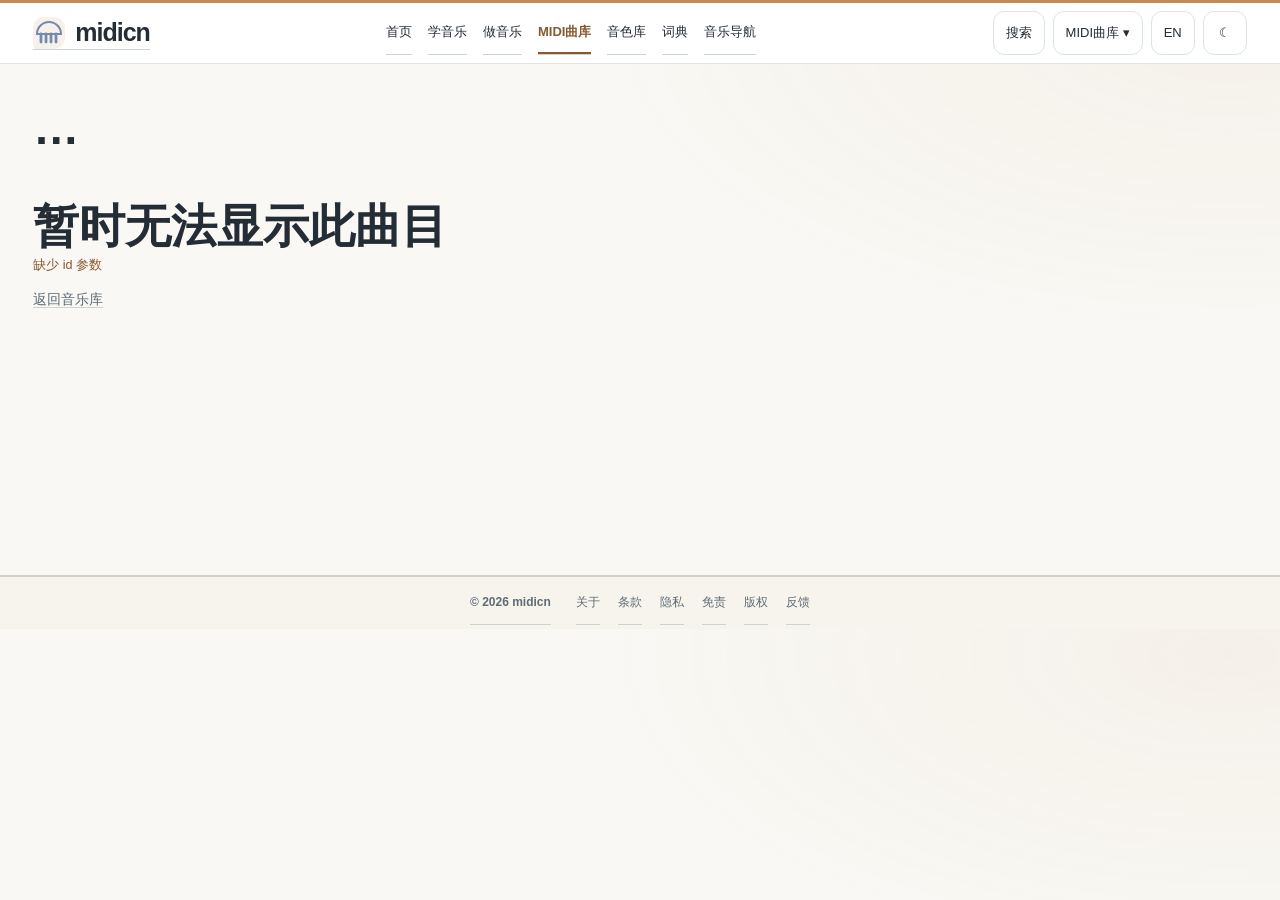
<file: detail.html>
<!doctype html>
<html lang="zh-Hans" data-site="lib" data-lang="zh" data-design="v6" data-ui="clean" data-page="track-detail" style="--site-accent:#c28a55;--site-text:#885a2f">
<head><meta charset="utf-8"><meta name="viewport" content="width=device-width,initial-scale=1,viewport-fit=cover">
<title>作品详情｜midicn</title><meta name="description" content="midicn 作品详情：识别信息、来源档案、许可档位与署名指引。"><meta name="robots" content="noindex">
<link rel="canonical" href="https://lib.midicn.com/detail.html">
<meta property="og:title" content="作品详情｜midicn"><meta property="og:description" content="midicn 作品详情：识别信息、来源档案、许可档位与署名指引。"><meta property="og:type" content="website"><meta property="og:url" content="https://lib.midicn.com/detail.html"><meta property="og:site_name" content="midicn · MIDI曲库"><meta property="og:locale" content="zh_CN"><meta property="og:image" content="https://lib.midicn.com/assets/social/share.64cc652c1042.png"><meta name="twitter:card" content="summary_large_image">
<meta property="og:image:width" content="1200"><meta property="og:image:height" content="630"><meta property="og:image:alt" content="midicn · MIDI曲库"><meta name="twitter:title" content="作品详情｜midicn"><meta name="twitter:description" content="midicn 作品详情：识别信息、来源档案、许可档位与署名指引。"><meta name="twitter:image" content="https://lib.midicn.com/assets/social/share.64cc652c1042.png">
<link rel="alternate" type="text/plain" title="midicn discovery index" href="https://lib.midicn.com/llms.txt">
<meta name="theme-color" content="#c28a55"><link rel="manifest" href="manifest.json"><link rel="apple-touch-icon" href="assets/core/icons/icon-192.png"><link rel="icon" href="favicon.ico" sizes="16x16 32x32 48x48"><link rel="icon" href="favicon.svg" type="image/svg+xml" sizes="any">
<script>(()=>{try{const a=document.cookie.split(';').map(x=>x.trim()).filter(x=>x.startsWith('midicn-theme=')).pop();const v=a?a.split('=')[1]:localStorage.getItem('midicn-theme');if(v==='light'||v==='dark')document.documentElement.dataset.theme=v}catch{}})();</script><link rel="preload" as="font" type="font/woff2" href="assets/fonts/p.3afb0d41b3.36f6026baa0f.woff2" crossorigin><style>@font-face{font-family:"Smiley Sans";src:url("assets/fonts/p.3afb0d41b3.36f6026baa0f.woff2") format("woff2");font-display:swap}</style><link rel="stylesheet" href="assets/ui/base.5c5114daea61.css"><link rel="stylesheet" href="assets/ui/lib-detail.18c7470bb51e.css"><script type="application/ld+json">{"@context":"https://schema.org","@graph":[{"@type":"Organization","@id":"https://midicn.com/#organization","name":"midicn","alternateName":["MIDI音乐","MIDI Music","中国MIDI音乐"],"url":"https://midicn.com/","logo":{"@type":"ImageObject","url":"https://midicn.com/assets/core/icons/icon-512.png"}},{"@type":"WebSite","@id":"https://lib.midicn.com/#website","url":"https://lib.midicn.com/","name":"MIDI曲库 · midicn","alternateName":["Library","midicn · MIDI曲库"],"publisher":{"@id":"https://midicn.com/#organization"},"inLanguage":"zh-Hans"},{"@type":"WebPage","@id":"https://lib.midicn.com/detail.html#webpage","url":"https://lib.midicn.com/detail.html","name":"作品详情｜midicn","description":"midicn 作品详情：识别信息、来源档案、许可档位与署名指引。","inLanguage":"zh-Hans","isPartOf":{"@id":"https://lib.midicn.com/#website"},"publisher":{"@id":"https://midicn.com/#organization"}}]}</script></head>
<body><a class="skip-link" href="#main" data-zh="跳至正文" data-en="Skip to content">跳至正文</a>
<header class="site-header">
<a class="site-brand" href="https://midicn.com/" data-zh-href="https://midicn.com/" data-en-href="https://midicn.com/en/" data-zh-label="midicn" data-en-label="midicn" aria-label="midicn"><span class="jf-stack"><svg viewBox="0 0 32 32" width="32" height="32" class="jf jf-idle" aria-hidden="true"><path d="M4 17A12 12 0 0 1 28 17Z" fill="none" stroke="var(--accent)" stroke-width="2.1"/><path d="M8 17V25.0" stroke="var(--accent)" stroke-width="2.8" stroke-linecap="round" fill="none"/><path d="M13 17V25.0" stroke="var(--accent)" stroke-width="2.8" stroke-linecap="round" fill="none"/><path d="M18 17V25.0" stroke="var(--accent)" stroke-width="2.8" stroke-linecap="round" fill="none"/><path d="M23 17V25.0" stroke="var(--accent)" stroke-width="2.8" stroke-linecap="round" fill="none"/></svg></span><b data-zh="midicn" data-en="midicn">midicn</b></a>
<nav class="site-task-nav" data-zh-label="全站导航" data-en-label="Main navigation" aria-label="全站导航"><a href="https://midicn.com/" data-zh="首页" data-en="Home" data-zh-href="https://midicn.com/" data-en-href="https://midicn.com/en/">首页</a><a href="https://midicn.com/learn/" data-zh-href="https://midicn.com/learn/" data-en-href="https://midicn.com/en/learn/" data-zh="学音乐" data-en="Learn">学音乐</a><a href="https://midicn.com/make/" data-zh-href="https://midicn.com/make/" data-en-href="https://midicn.com/en/make/" data-zh="做音乐" data-en="Create">做音乐</a><a href="https://lib.midicn.com/" data-zh="MIDI曲库" data-en="MIDI" data-zh-href="https://lib.midicn.com/" data-en-href="https://lib.midicn.com/" aria-current="page">MIDI曲库</a><a href="https://sf.midicn.com/" data-zh="音色库" data-en="SoundFonts" data-zh-href="https://sf.midicn.com/" data-en-href="https://sf.midicn.com/">音色库</a><a href="https://gloss.midicn.com/" data-zh="词典" data-en="Glossary" data-zh-href="https://gloss.midicn.com/" data-en-href="https://gloss.midicn.com/en/">词典</a><a data-directory-group="directory" href="https://nav.midicn.com/" data-zh="音乐导航" data-en="Directory" data-zh-href="https://nav.midicn.com/" data-en-href="https://nav.midicn.com/">音乐导航</a></nav>
<div class="site-actions"><a class="site-search" href="https://midicn.com/search/" data-zh-href="https://midicn.com/search/" data-en-href="https://midicn.com/en/search/" data-zh="搜索" data-en="Search">搜索</a>
<div class="site-switcher"><button id="navmenu-btn" type="button" aria-expanded="false" aria-controls="navmenu-panel" data-zh="MIDI曲库 ▾" data-en="MIDI Library ▾" data-zh-label="切换分站" data-en-label="Choose a site" aria-label="切换分站">MIDI曲库 ▾</button><nav id="navmenu-panel" class="site-menu" hidden aria-label="全部分站"><a href="https://midicn.com/" data-zh="首页" data-en="Home" data-zh-href="https://midicn.com/" data-en-href="https://midicn.com/en/"><span class="site-dot" style="--dot:#d9795c" aria-hidden="true"></span><span data-label>首页</span></a><a href="https://nav.midicn.com/" data-zh="音乐导航" data-en="Directory" data-zh-href="https://nav.midicn.com/" data-en-href="https://nav.midicn.com/"><span class="site-dot" style="--dot:#5caaa0" aria-hidden="true"></span><span data-label>音乐导航</span></a><a href="https://ai.midicn.com/" data-zh="AI做音乐" data-en="AI Music" data-zh-href="https://ai.midicn.com/" data-en-href="https://ai.midicn.com/en/"><span class="site-dot" style="--dot:#cb7993" aria-hidden="true"></span><span data-label>AI做音乐</span></a><a href="https://prod.midicn.com/" data-zh="音频" data-en="Audio" data-zh-href="https://prod.midicn.com/" data-en-href="https://prod.midicn.com/en/"><span class="site-dot" style="--dot:#61a9b2" aria-hidden="true"></span><span data-label>音频</span></a><a href="https://hist.midicn.com/" data-zh="音乐史" data-en="Music History" data-zh-href="https://hist.midicn.com/" data-en-href="https://hist.midicn.com/en/"><span class="site-dot" style="--dot:#c49a51" aria-hidden="true"></span><span data-label>音乐史</span></a><a href="https://theo.midicn.com/" data-zh="乐理" data-en="Theory" data-zh-href="https://theo.midicn.com/" data-en-href="https://theo.midicn.com/en/"><span class="site-dot" style="--dot:#9381c6" aria-hidden="true"></span><span data-label>乐理</span></a><a href="https://inst.midicn.com/" data-zh="乐器" data-en="Instruments" data-zh-href="https://inst.midicn.com/" data-en-href="https://inst.midicn.com/en/"><span class="site-dot" style="--dot:#7b9d68" aria-hidden="true"></span><span data-label>乐器</span></a><a href="https://gloss.midicn.com/" data-zh="词典" data-en="Dictionary" data-zh-href="https://gloss.midicn.com/" data-en-href="https://gloss.midicn.com/en/"><span class="site-dot" style="--dot:#a484ae" aria-hidden="true"></span><span data-label>词典</span></a><a href="https://lib.midicn.com/" data-zh="MIDI曲库" data-en="MIDI Library" data-zh-href="https://lib.midicn.com/" data-en-href="https://lib.midicn.com/" aria-current="page"><span class="site-dot" style="--dot:#c28a55" aria-hidden="true"></span><span data-label>MIDI曲库</span></a><a href="https://midi.midicn.com/" data-zh="MIDI下载" data-en="MIDI Downloads" data-zh-href="https://midi.midicn.com/" data-en-href="https://midi.midicn.com/"><span class="site-dot" style="--dot:#5ca69c" aria-hidden="true"></span><span data-label>MIDI下载</span></a><a href="https://zip.midicn.com/" data-zh="打包下载" data-en="Packs" data-zh-href="https://zip.midicn.com/" data-en-href="https://zip.midicn.com/"><span class="site-dot" style="--dot:#6995bd" aria-hidden="true"></span><span data-label>打包下载</span></a><a href="https://sf.midicn.com/" data-zh="音色库" data-en="SoundFonts" data-zh-href="https://sf.midicn.com/" data-en-href="https://sf.midicn.com/"><span class="site-dot" style="--dot:#818aca" aria-hidden="true"></span><span data-label>音色库</span></a></nav></div>
<button id="lang" type="button" data-zh-label="切换语言" data-en-label="Switch language" aria-label="切换语言">EN</button><button id="theme" type="button" aria-label="切换明暗">☾</button></div></header><main id="main" class="doc wide" tabindex="-1"><div class="dwrap">
  <header class="detail-heading">
    <div class="crumbs" id="crumbs"></div>
    <p class="meta" id="idline"></p>
    <h1 class="dt" id="ttl">…</h1>
    <p class="dsub" id="sub"></p>
  </header>
  <section class="detail-content">
    <!-- ① 识别信息 -->
    <div class="stitle"><h2 data-zh="识别信息" data-en="Identification">识别信息</h2></div>
    <div class="panel"><div class="panel-bd"><dl class="dl" id="ident"></dl></div></div>

    <!-- ② 来源档案 -->
    <div class="stitle"><h2 data-zh="数据来源" data-en="Provenance">数据来源</h2></div>
    <div id="srcbox"></div>

    <!-- ③ 许可与署名 -->
    <div class="stitle"><h2 data-zh="许可与署名" data-en="Licence &amp; attribution">许可与署名</h2></div>
    <div id="licbox"></div>

    <!-- ④ 推荐 -->
  <!-- 本曲其他演奏版（N1）：仅 performance 版本显示，按演奏者归组 -->
  <div id="perfWrap" hidden>
    <div class="stitle"><h2 data-zh="本曲其他演奏版" data-en="Other recordings of this work">本曲其他演奏版</h2></div>
    <div class="panel"><div class="panel-bd" id="perfBody"></div></div>
  </div>

  <div class="stitle"><h2 data-zh="相关作品" data-en="Related">相关作品</h2></div>
  <div class="panel"><div class="panel-bd"><div class="recs" id="recs"></div></div></div>
  </section>

  <aside class="stick">
    <!-- 试听 + 下载 -->
    <div class="panel" id="listen">
      <div class="panel-hd"><b style="font-size:var(--fs-14)" data-zh="试听与取用" data-en="Listen &amp; obtain">试听与取用</b></div>
      <div class="panel-bd" style="display:grid;gap:var(--s3)">
        <div class="actions">
          <span class="audio-inline" data-backend="library"><button type="button" class="audio-control kb-lab-btn" id="play" data-audio="play" data-zh-label="播放" data-en-label="Play" aria-label="播放" >▶</button><button type="button" class="audio-control kb-lab-btn" id="stop" data-audio="stop" data-zh-label="停止" data-en-label="Stop" aria-label="停止" >■</button></span>
          <input type="range" id="vol" min="0" max="100" value="72" data-zh-label="音量" data-en-label="Volume" aria-label="音量">
          <span class="pill" id="sfbadge">—</span>
        </div>
        <input type="range" id="prog" min="0" max="1000" value="0" data-zh-label="播放进度" data-en-label="Playback progress" aria-label="播放进度">
        <div class="meta" id="times">0:00 / 0:00</div>
        <div class="actions">
          <a class="btn" id="dl" download data-zh="下载 MIDI" data-en="Download MIDI">下载 MIDI</a>
          <a class="btn" id="inlib" data-zh="在音乐库中打开" data-en="Open in library">在音乐库中打开</a>
        </div>
      </div>
    </div>
    <div class="panel" style="margin-top:var(--s3)">
      <div class="panel-hd"><b style="font-size:var(--fs-14)" data-zh="数据记录" data-en="Record">数据记录</b></div>
      <div class="panel-bd"><dl class="dl" id="rec"></dl></div>
    </div>
  </aside>
</div>
</main><p id="midicn-status" role="status" aria-live="polite"></p>
<nav class="site-bottom-nav" aria-label="Mobile navigation"><a href="https://midicn.com/" data-zh="首页" data-en="Home" data-zh-href="https://midicn.com/" data-en-href="https://midicn.com/en/">首页</a><a href="https://midicn.com/learn/" data-zh-href="https://midicn.com/learn/" data-en-href="https://midicn.com/en/learn/" data-zh="学习" data-en="Learn">学习</a><a href="https://midicn.com/make/" data-zh-href="https://midicn.com/make/" data-en-href="https://midicn.com/en/make/" data-zh="制作" data-en="Make">制作</a><a href="https://lib.midicn.com/" data-zh="MIDI库" data-en="MIDI" data-zh-href="https://lib.midicn.com/" data-en-href="https://lib.midicn.com/" aria-current="page">MIDI库</a><a href="https://sf.midicn.com/" data-zh="音色库" data-en="Sounds" data-zh-href="https://sf.midicn.com/" data-en-href="https://sf.midicn.com/">音色库</a><a href="https://nav.midicn.com/" data-zh="导航" data-en="Nav" data-zh-href="https://nav.midicn.com/" data-en-href="https://nav.midicn.com/">导航</a></nav><footer class="site-footer"><div class="footer-ad" data-footer-ad hidden><span class="footer-ad-label" data-zh="广告" data-en="Advertisement">广告</span>
<ins class="adsbygoogle" style="display:block" data-ad-client="ca-pub-0088997035636558" data-ad-slot="1813332933" data-ad-format="auto" data-full-width-responsive="true"></ins></div><div class="footer-line" data-locale="zh"><a class="footer-brand" href="https://midicn.com/">© 2026 midicn</a><nav aria-label="法律声明"><a class="footer-secondary" href="https://midicn.com/about/">关于</a><a href="https://midicn.com/legal/data/terms/">条款</a><a href="https://midicn.com/legal/privacy/">隐私</a><a href="https://midicn.com/legal/data/disclaimer/">免责</a><a href="https://midicn.com/legal/data/copyright/">版权</a><a class="footer-feedback" data-feedback href="https://github.com/midicn/midi-library/issues" rel="noopener">反馈</a></nav></div><div class="footer-line" data-locale="en" hidden><a class="footer-brand" href="https://midicn.com/en/">© 2026 midicn</a><nav aria-label="Legal"><a class="footer-secondary" href="https://midicn.com/en/about/">About</a><a href="https://midicn.com/en/legal/data/terms/">Terms</a><a href="https://midicn.com/en/legal/privacy/">Privacy</a><a href="https://midicn.com/en/legal/data/disclaimer/">Notice</a><a href="https://midicn.com/en/legal/data/copyright/">Rights</a><a class="footer-feedback" data-feedback href="https://github.com/midicn/midi-library/issues" rel="noopener">Feedback</a></nav></div><div class="page-metadata" hidden aria-hidden="true"><p id="footNote"></p><p id="footLic"></p><p id="footLegal"></p></div><noscript><nav class="no-script-sites" aria-label="All sites"><a href="https://nav.midicn.com/" data-zh="音乐导航" data-en="Directory" data-zh-href="https://nav.midicn.com/" data-en-href="https://nav.midicn.com/">音乐导航</a><a href="https://lib.midicn.com/" data-zh="MIDI曲库" data-en="MIDI Library" data-zh-href="https://lib.midicn.com/" data-en-href="https://lib.midicn.com/">MIDI曲库</a><a href="https://midi.midicn.com/" data-zh="MIDI下载" data-en="MIDI Downloads" data-zh-href="https://midi.midicn.com/" data-en-href="https://midi.midicn.com/">MIDI下载</a><a href="https://zip.midicn.com/" data-zh="打包下载" data-en="Packs" data-zh-href="https://zip.midicn.com/" data-en-href="https://zip.midicn.com/">打包下载</a><a href="https://sf.midicn.com/" data-zh="音色库" data-en="SoundFonts" data-zh-href="https://sf.midicn.com/" data-en-href="https://sf.midicn.com/">音色库</a><a href="https://midicn.com/" data-zh="首页" data-en="Home" data-zh-href="https://midicn.com/" data-en-href="https://midicn.com/en/">首页</a><a href="https://gloss.midicn.com/" data-zh="词典" data-en="Dictionary" data-zh-href="https://gloss.midicn.com/" data-en-href="https://gloss.midicn.com/en/">词典</a><a href="https://hist.midicn.com/" data-zh="音乐史" data-en="Music History" data-zh-href="https://hist.midicn.com/" data-en-href="https://hist.midicn.com/en/">音乐史</a><a href="https://theo.midicn.com/" data-zh="乐理" data-en="Theory" data-zh-href="https://theo.midicn.com/" data-en-href="https://theo.midicn.com/en/">乐理</a><a href="https://inst.midicn.com/" data-zh="乐器" data-en="Instruments" data-zh-href="https://inst.midicn.com/" data-en-href="https://inst.midicn.com/en/">乐器</a><a href="https://prod.midicn.com/" data-zh="音频" data-en="Audio" data-zh-href="https://prod.midicn.com/" data-en-href="https://prod.midicn.com/en/">音频</a><a href="https://ai.midicn.com/" data-zh="AI做音乐" data-en="AI Music" data-zh-href="https://ai.midicn.com/" data-en-href="https://ai.midicn.com/en/">AI做音乐</a></nav></noscript></footer>
<script type="application/json" id="midicn-config">{"site":"lib","core":"1.8.1","locale":"zh","localeMode":"inline","serviceWorker":"sw.js","midiLocator":"data/midi-locator.json","midiOrigins":["https://midi.midicn.com","https://zip.midicn.com","https://lib.midicn.com"],"advertising":{"enabled":true,"client":"ca-pub-0088997035636558","slot":"1813332933","host":"lib.midicn.com"},"audioLibraryPlayer":"assets/ui/library-player.8f7a7d1d46c5.js"}</script><script defer src="assets/ui/runtime.8b77506dbcb6.js"></script><script defer src="assets/ui/lib-detail.359ecbceef84.js"></script></body></html>
</file>
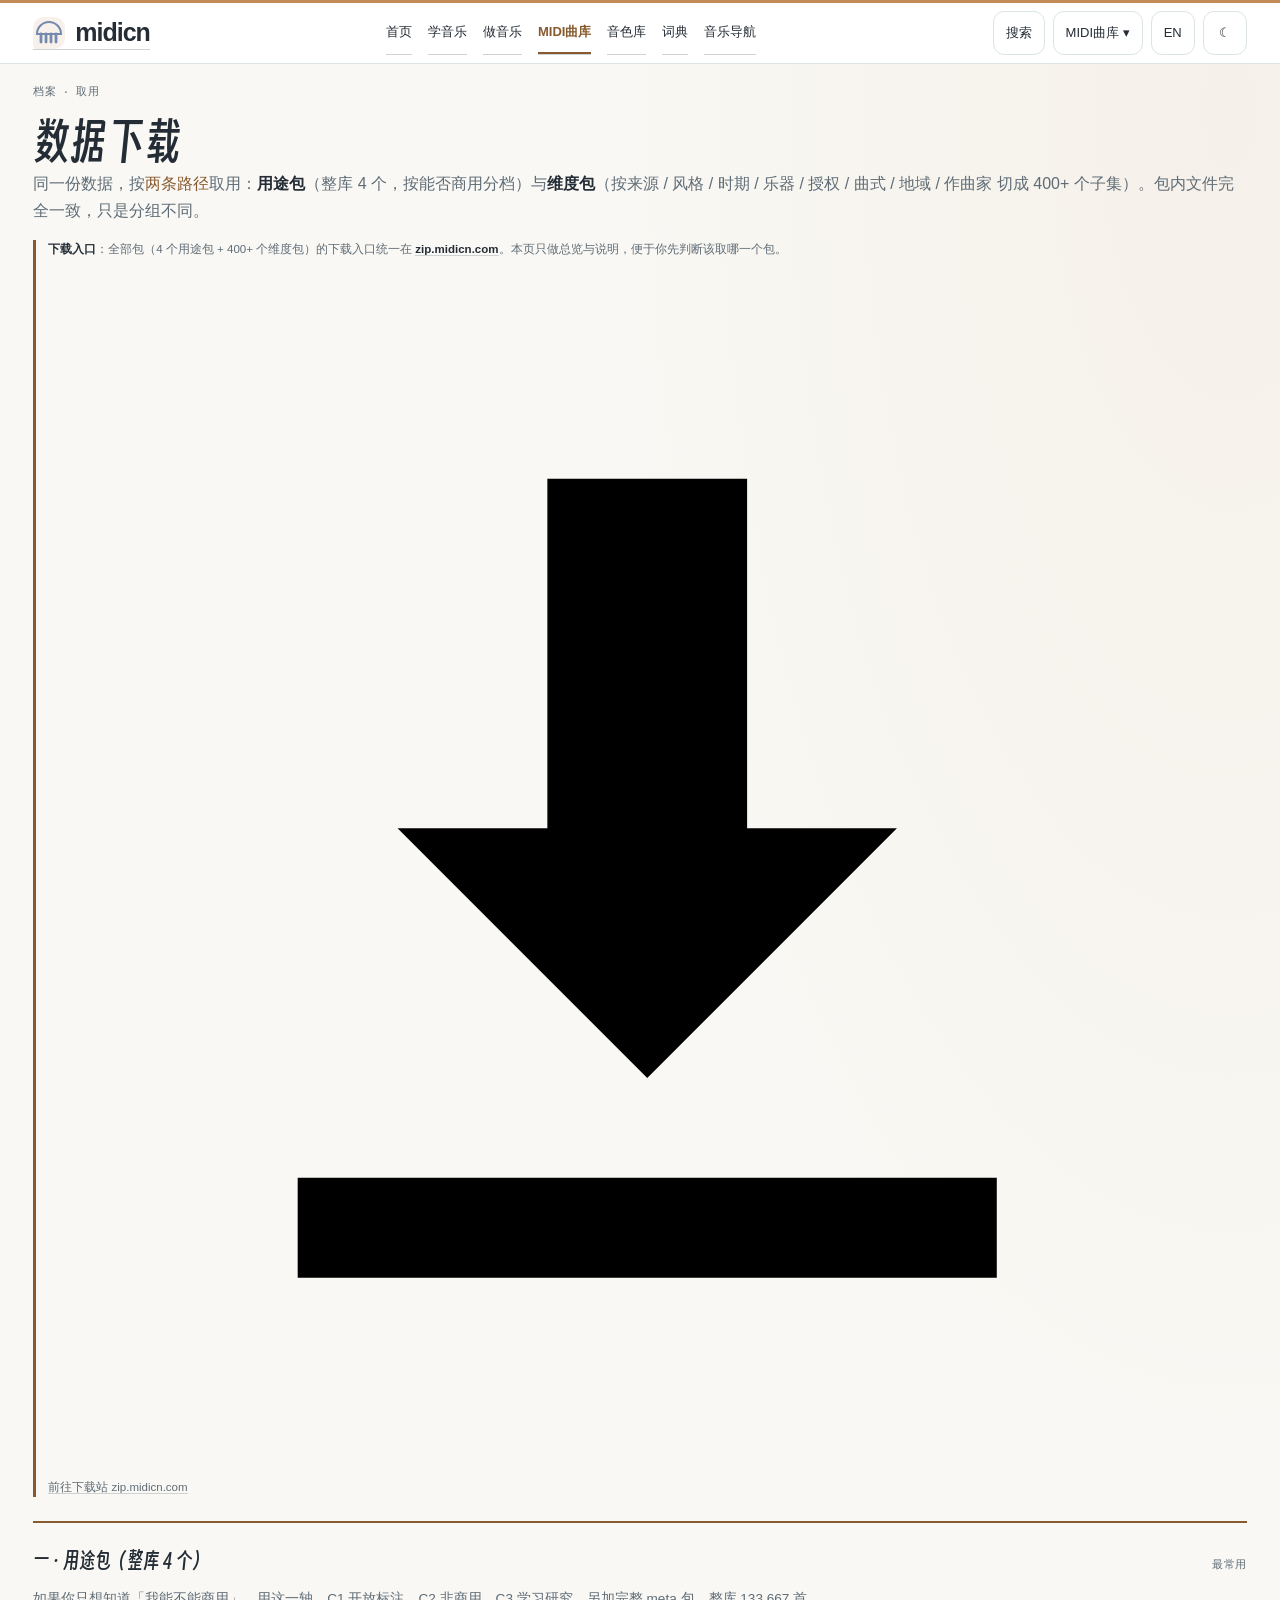
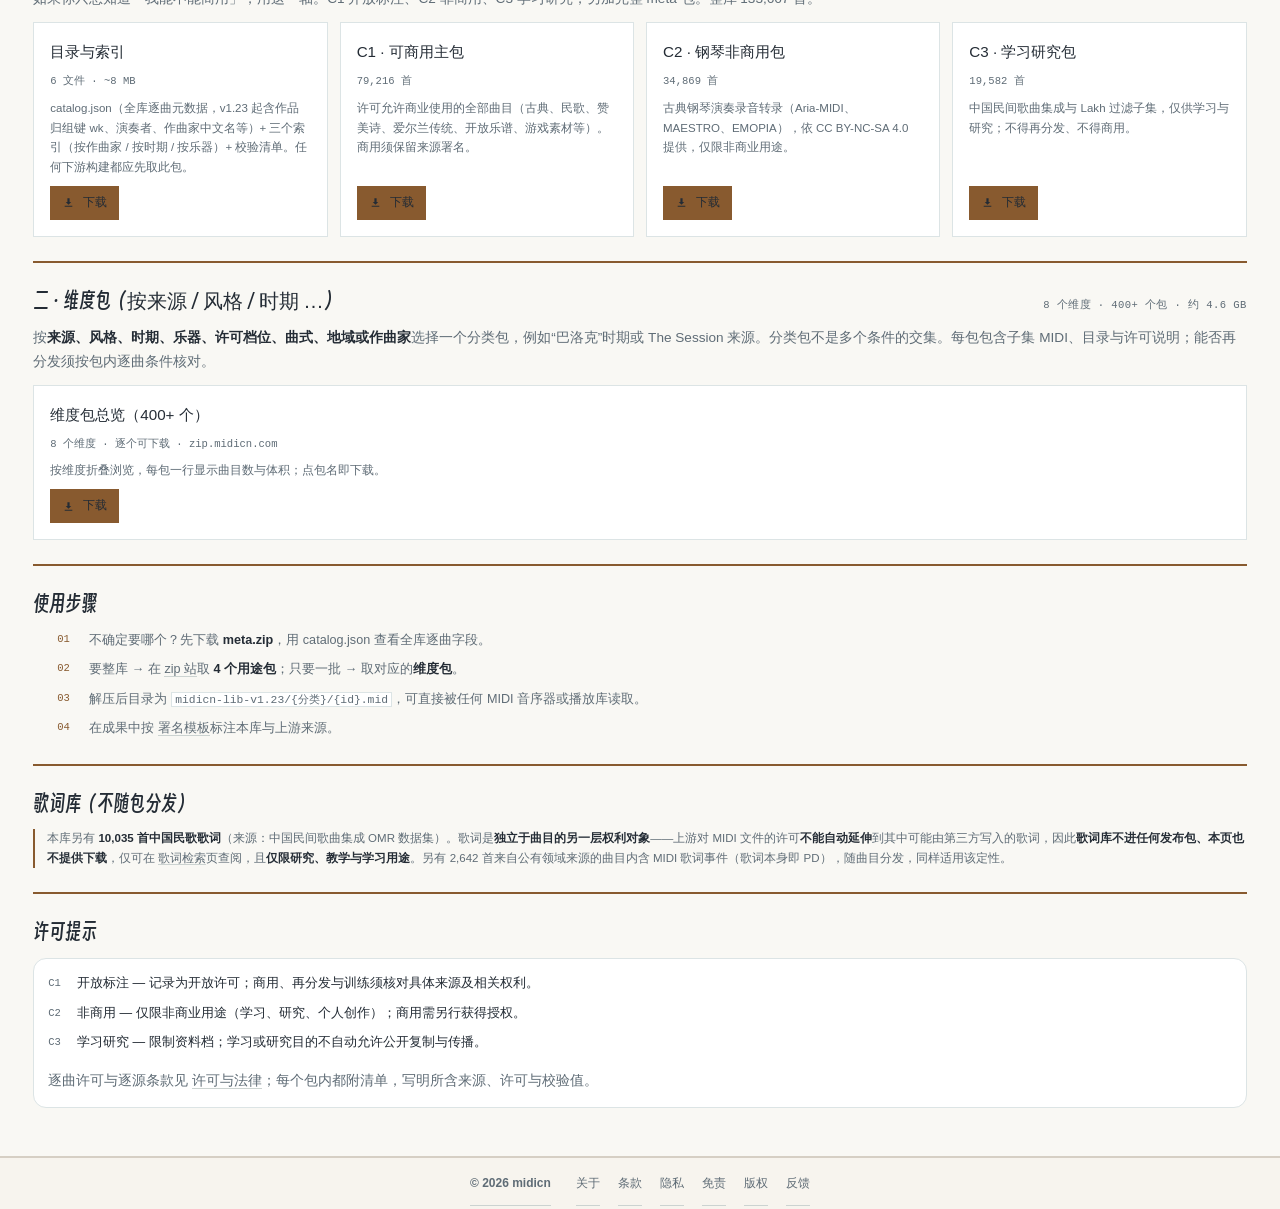
<file: download.html>
<!doctype html>
<html lang="zh-Hans" data-site="lib" data-lang="zh" data-design="v6" data-ui="clean" data-page="download" style="--site-accent:#c28a55;--site-text:#885a2f">
<head><meta charset="utf-8"><meta name="viewport" content="width=device-width,initial-scale=1,viewport-fit=cover">
<title>数据下载｜midicn</title><meta name="description" content="midicn 下载：按目录档位、按来源、按分类三种打包方式，附目录与校验。"><meta name="robots" content="index,follow,max-image-preview:large">
<link rel="canonical" href="https://lib.midicn.com/download.html">
<meta property="og:title" content="数据下载｜midicn"><meta property="og:description" content="midicn 下载：按目录档位、按来源、按分类三种打包方式，附目录与校验。"><meta property="og:type" content="website"><meta property="og:url" content="https://lib.midicn.com/download.html"><meta property="og:site_name" content="midicn · MIDI曲库"><meta property="og:locale" content="zh_CN"><meta property="og:image" content="https://lib.midicn.com/assets/social/share.64cc652c1042.png"><meta name="twitter:card" content="summary_large_image">
<meta property="og:image:width" content="1200"><meta property="og:image:height" content="630"><meta property="og:image:alt" content="midicn · MIDI曲库"><meta name="twitter:title" content="数据下载｜midicn"><meta name="twitter:description" content="midicn 下载：按目录档位、按来源、按分类三种打包方式，附目录与校验。"><meta name="twitter:image" content="https://lib.midicn.com/assets/social/share.64cc652c1042.png">
<link rel="alternate" type="text/plain" title="midicn discovery index" href="https://lib.midicn.com/llms.txt">
<meta name="theme-color" content="#c28a55"><link rel="manifest" href="manifest.json"><link rel="apple-touch-icon" href="assets/core/icons/icon-192.png"><link rel="icon" href="favicon.ico" sizes="16x16 32x32 48x48"><link rel="icon" href="favicon.svg" type="image/svg+xml" sizes="any">
<script>(()=>{try{const a=document.cookie.split(';').map(x=>x.trim()).filter(x=>x.startsWith('midicn-theme=')).pop();const v=a?a.split('=')[1]:localStorage.getItem('midicn-theme');if(v==='light'||v==='dark')document.documentElement.dataset.theme=v}catch{}})();</script><link rel="preload" as="font" type="font/woff2" href="assets/fonts/p.3bbed90211.d0a6fdb8b9c4.woff2" crossorigin><style>@font-face{font-family:"Smiley Sans";src:url("assets/fonts/p.3bbed90211.d0a6fdb8b9c4.woff2") format("woff2");font-display:swap}</style><link rel="stylesheet" href="assets/ui/base.5c5114daea61.css"><link rel="stylesheet" href="assets/ui/lib-download.37cc804aeb66.css"><script type="application/ld+json">{"@context":"https://schema.org","@graph":[{"@type":"Organization","@id":"https://midicn.com/#organization","name":"midicn","alternateName":["MIDI音乐","MIDI Music","中国MIDI音乐"],"url":"https://midicn.com/","logo":{"@type":"ImageObject","url":"https://midicn.com/assets/core/icons/icon-512.png"}},{"@type":"WebSite","@id":"https://lib.midicn.com/#website","url":"https://lib.midicn.com/","name":"MIDI曲库 · midicn","alternateName":["Library","midicn · MIDI曲库"],"publisher":{"@id":"https://midicn.com/#organization"},"inLanguage":"zh-Hans"},{"@type":"WebPage","@id":"https://lib.midicn.com/download.html#webpage","url":"https://lib.midicn.com/download.html","name":"数据下载｜midicn","description":"midicn 下载：按目录档位、按来源、按分类三种打包方式，附目录与校验。","inLanguage":"zh-Hans","isPartOf":{"@id":"https://lib.midicn.com/#website"},"publisher":{"@id":"https://midicn.com/#organization"}}]}</script></head>
<body><a class="skip-link" href="#main" data-zh="跳至正文" data-en="Skip to content">跳至正文</a>
<header class="site-header">
<a class="site-brand" href="https://midicn.com/" data-zh-href="https://midicn.com/" data-en-href="https://midicn.com/en/" data-zh-label="midicn" data-en-label="midicn" aria-label="midicn"><span class="jf-stack"><svg viewBox="0 0 32 32" width="32" height="32" class="jf jf-idle" aria-hidden="true"><path d="M4 17A12 12 0 0 1 28 17Z" fill="none" stroke="var(--accent)" stroke-width="2.1"/><path d="M8 17V25.0" stroke="var(--accent)" stroke-width="2.8" stroke-linecap="round" fill="none"/><path d="M13 17V25.0" stroke="var(--accent)" stroke-width="2.8" stroke-linecap="round" fill="none"/><path d="M18 17V25.0" stroke="var(--accent)" stroke-width="2.8" stroke-linecap="round" fill="none"/><path d="M23 17V25.0" stroke="var(--accent)" stroke-width="2.8" stroke-linecap="round" fill="none"/></svg></span><b data-zh="midicn" data-en="midicn">midicn</b></a>
<nav class="site-task-nav" data-zh-label="全站导航" data-en-label="Main navigation" aria-label="全站导航"><a href="https://midicn.com/" data-zh="首页" data-en="Home" data-zh-href="https://midicn.com/" data-en-href="https://midicn.com/en/">首页</a><a href="https://midicn.com/learn/" data-zh-href="https://midicn.com/learn/" data-en-href="https://midicn.com/en/learn/" data-zh="学音乐" data-en="Learn">学音乐</a><a href="https://midicn.com/make/" data-zh-href="https://midicn.com/make/" data-en-href="https://midicn.com/en/make/" data-zh="做音乐" data-en="Create">做音乐</a><a href="https://lib.midicn.com/" data-zh="MIDI曲库" data-en="MIDI" data-zh-href="https://lib.midicn.com/" data-en-href="https://lib.midicn.com/" aria-current="page">MIDI曲库</a><a href="https://sf.midicn.com/" data-zh="音色库" data-en="SoundFonts" data-zh-href="https://sf.midicn.com/" data-en-href="https://sf.midicn.com/">音色库</a><a href="https://gloss.midicn.com/" data-zh="词典" data-en="Glossary" data-zh-href="https://gloss.midicn.com/" data-en-href="https://gloss.midicn.com/en/">词典</a><a data-directory-group="directory" href="https://nav.midicn.com/" data-zh="音乐导航" data-en="Directory" data-zh-href="https://nav.midicn.com/" data-en-href="https://nav.midicn.com/">音乐导航</a></nav>
<div class="site-actions"><a class="site-search" href="https://midicn.com/search/" data-zh-href="https://midicn.com/search/" data-en-href="https://midicn.com/en/search/" data-zh="搜索" data-en="Search">搜索</a>
<div class="site-switcher"><button id="navmenu-btn" type="button" aria-expanded="false" aria-controls="navmenu-panel" data-zh="MIDI曲库 ▾" data-en="MIDI Library ▾" data-zh-label="切换分站" data-en-label="Choose a site" aria-label="切换分站">MIDI曲库 ▾</button><nav id="navmenu-panel" class="site-menu" hidden aria-label="全部分站"><a href="https://midicn.com/" data-zh="首页" data-en="Home" data-zh-href="https://midicn.com/" data-en-href="https://midicn.com/en/"><span class="site-dot" style="--dot:#d9795c" aria-hidden="true"></span><span data-label>首页</span></a><a href="https://nav.midicn.com/" data-zh="音乐导航" data-en="Directory" data-zh-href="https://nav.midicn.com/" data-en-href="https://nav.midicn.com/"><span class="site-dot" style="--dot:#5caaa0" aria-hidden="true"></span><span data-label>音乐导航</span></a><a href="https://ai.midicn.com/" data-zh="AI做音乐" data-en="AI Music" data-zh-href="https://ai.midicn.com/" data-en-href="https://ai.midicn.com/en/"><span class="site-dot" style="--dot:#cb7993" aria-hidden="true"></span><span data-label>AI做音乐</span></a><a href="https://prod.midicn.com/" data-zh="音频" data-en="Audio" data-zh-href="https://prod.midicn.com/" data-en-href="https://prod.midicn.com/en/"><span class="site-dot" style="--dot:#61a9b2" aria-hidden="true"></span><span data-label>音频</span></a><a href="https://hist.midicn.com/" data-zh="音乐史" data-en="Music History" data-zh-href="https://hist.midicn.com/" data-en-href="https://hist.midicn.com/en/"><span class="site-dot" style="--dot:#c49a51" aria-hidden="true"></span><span data-label>音乐史</span></a><a href="https://theo.midicn.com/" data-zh="乐理" data-en="Theory" data-zh-href="https://theo.midicn.com/" data-en-href="https://theo.midicn.com/en/"><span class="site-dot" style="--dot:#9381c6" aria-hidden="true"></span><span data-label>乐理</span></a><a href="https://inst.midicn.com/" data-zh="乐器" data-en="Instruments" data-zh-href="https://inst.midicn.com/" data-en-href="https://inst.midicn.com/en/"><span class="site-dot" style="--dot:#7b9d68" aria-hidden="true"></span><span data-label>乐器</span></a><a href="https://gloss.midicn.com/" data-zh="词典" data-en="Dictionary" data-zh-href="https://gloss.midicn.com/" data-en-href="https://gloss.midicn.com/en/"><span class="site-dot" style="--dot:#a484ae" aria-hidden="true"></span><span data-label>词典</span></a><a href="https://lib.midicn.com/" data-zh="MIDI曲库" data-en="MIDI Library" data-zh-href="https://lib.midicn.com/" data-en-href="https://lib.midicn.com/" aria-current="page"><span class="site-dot" style="--dot:#c28a55" aria-hidden="true"></span><span data-label>MIDI曲库</span></a><a href="https://midi.midicn.com/" data-zh="MIDI下载" data-en="MIDI Downloads" data-zh-href="https://midi.midicn.com/" data-en-href="https://midi.midicn.com/"><span class="site-dot" style="--dot:#5ca69c" aria-hidden="true"></span><span data-label>MIDI下载</span></a><a href="https://zip.midicn.com/" data-zh="打包下载" data-en="Packs" data-zh-href="https://zip.midicn.com/" data-en-href="https://zip.midicn.com/"><span class="site-dot" style="--dot:#6995bd" aria-hidden="true"></span><span data-label>打包下载</span></a><a href="https://sf.midicn.com/" data-zh="音色库" data-en="SoundFonts" data-zh-href="https://sf.midicn.com/" data-en-href="https://sf.midicn.com/"><span class="site-dot" style="--dot:#818aca" aria-hidden="true"></span><span data-label>音色库</span></a></nav></div>
<button id="lang" type="button" data-zh-label="切换语言" data-en-label="Switch language" aria-label="切换语言">EN</button><button id="theme" type="button" aria-label="切换明暗">☾</button></div></header><main id="main" class="doc wide" tabindex="-1">
  <p class="meta" data-zh="档案 · 取用" data-en="ARCHIVE · ACCESS">档案 · 取用</p>
  <h1 data-zh="数据下载" data-en="Download">数据下载</h1>
  <p class="lede" id="lede"></p>

  <!-- 包入口已统一到 zip 站（用户决定：包入口归属 zip.midicn.com） -->
  <div class="note" id="hubNote" style="border-left:3px solid var(--vermilion);margin:var(--s4) 0"></div>

  <!-- 轴 1：按使用方式 -->
  <div class="stitle">
    <h2 data-zh="一 · 用途包（整库 4 个）" data-en="1 · Usage packs (4, whole library)">一 · 用途包（整库 4 个）</h2>
    <span class="spacer"></span><span class="meta" data-zh="最常用" data-en="most used">最常用</span>
  </div>
  <p id="axis1Note"></p>
  <div class="pkgs" id="usagePacks"></div>

  <!-- 轴 2：按维度 -->
  <div class="stitle">
    <h2 data-zh="二 · 维度包（按来源 / 风格 / 时期 …）" data-en="2 · Dimension packs">二 · 维度包</h2>
    <span class="spacer"></span><span class="meta" id="srcAxisMeta"></span>
  </div>
  <p id="axis2Note"></p>
  <div class="pkgs" id="srcPacks"></div>

  <div class="stitle"><h2 data-zh="使用步骤" data-en="How to use">使用步骤</h2></div>
  <ol class="steps" id="steps"></ol>

  <!-- 歌词库：独立权利层，不随包分发 -->
  <div class="stitle"><h2 data-zh="歌词库（不随包分发）" data-en="Lyrics library (not shipped)">歌词库（不随包分发）</h2></div>
  <p class="note" id="lyricsNote"></p>

  <div class="stitle"><h2 data-zh="许可提示" data-en="Licence reminder">许可提示</h2></div>
  <div id="licNote"></div>
</main><p id="midicn-status" role="status" aria-live="polite"></p>
<nav class="site-bottom-nav" aria-label="Mobile navigation"><a href="https://midicn.com/" data-zh="首页" data-en="Home" data-zh-href="https://midicn.com/" data-en-href="https://midicn.com/en/">首页</a><a href="https://midicn.com/learn/" data-zh-href="https://midicn.com/learn/" data-en-href="https://midicn.com/en/learn/" data-zh="学习" data-en="Learn">学习</a><a href="https://midicn.com/make/" data-zh-href="https://midicn.com/make/" data-en-href="https://midicn.com/en/make/" data-zh="制作" data-en="Make">制作</a><a href="https://lib.midicn.com/" data-zh="MIDI库" data-en="MIDI" data-zh-href="https://lib.midicn.com/" data-en-href="https://lib.midicn.com/" aria-current="page">MIDI库</a><a href="https://sf.midicn.com/" data-zh="音色库" data-en="Sounds" data-zh-href="https://sf.midicn.com/" data-en-href="https://sf.midicn.com/">音色库</a><a href="https://nav.midicn.com/" data-zh="导航" data-en="Nav" data-zh-href="https://nav.midicn.com/" data-en-href="https://nav.midicn.com/">导航</a></nav><footer class="site-footer"><div class="footer-ad" data-footer-ad hidden><span class="footer-ad-label" data-zh="广告" data-en="Advertisement">广告</span>
<ins class="adsbygoogle" style="display:block" data-ad-client="ca-pub-0088997035636558" data-ad-slot="1813332933" data-ad-format="auto" data-full-width-responsive="true"></ins></div><div class="footer-line" data-locale="zh"><a class="footer-brand" href="https://midicn.com/">© 2026 midicn</a><nav aria-label="法律声明"><a class="footer-secondary" href="https://midicn.com/about/">关于</a><a href="https://midicn.com/legal/data/terms/">条款</a><a href="https://midicn.com/legal/privacy/">隐私</a><a href="https://midicn.com/legal/data/disclaimer/">免责</a><a href="https://midicn.com/legal/data/copyright/">版权</a><a class="footer-feedback" data-feedback href="https://github.com/midicn/midi-library/issues" rel="noopener">反馈</a></nav></div><div class="footer-line" data-locale="en" hidden><a class="footer-brand" href="https://midicn.com/en/">© 2026 midicn</a><nav aria-label="Legal"><a class="footer-secondary" href="https://midicn.com/en/about/">About</a><a href="https://midicn.com/en/legal/data/terms/">Terms</a><a href="https://midicn.com/en/legal/privacy/">Privacy</a><a href="https://midicn.com/en/legal/data/disclaimer/">Notice</a><a href="https://midicn.com/en/legal/data/copyright/">Rights</a><a class="footer-feedback" data-feedback href="https://github.com/midicn/midi-library/issues" rel="noopener">Feedback</a></nav></div><div class="page-metadata" hidden aria-hidden="true"><p id="footNote"></p><p id="footLic"></p><p id="footLegal"></p></div><noscript><nav class="no-script-sites" aria-label="All sites"><a href="https://nav.midicn.com/" data-zh="音乐导航" data-en="Directory" data-zh-href="https://nav.midicn.com/" data-en-href="https://nav.midicn.com/">音乐导航</a><a href="https://lib.midicn.com/" data-zh="MIDI曲库" data-en="MIDI Library" data-zh-href="https://lib.midicn.com/" data-en-href="https://lib.midicn.com/">MIDI曲库</a><a href="https://midi.midicn.com/" data-zh="MIDI下载" data-en="MIDI Downloads" data-zh-href="https://midi.midicn.com/" data-en-href="https://midi.midicn.com/">MIDI下载</a><a href="https://zip.midicn.com/" data-zh="打包下载" data-en="Packs" data-zh-href="https://zip.midicn.com/" data-en-href="https://zip.midicn.com/">打包下载</a><a href="https://sf.midicn.com/" data-zh="音色库" data-en="SoundFonts" data-zh-href="https://sf.midicn.com/" data-en-href="https://sf.midicn.com/">音色库</a><a href="https://midicn.com/" data-zh="首页" data-en="Home" data-zh-href="https://midicn.com/" data-en-href="https://midicn.com/en/">首页</a><a href="https://gloss.midicn.com/" data-zh="词典" data-en="Dictionary" data-zh-href="https://gloss.midicn.com/" data-en-href="https://gloss.midicn.com/en/">词典</a><a href="https://hist.midicn.com/" data-zh="音乐史" data-en="Music History" data-zh-href="https://hist.midicn.com/" data-en-href="https://hist.midicn.com/en/">音乐史</a><a href="https://theo.midicn.com/" data-zh="乐理" data-en="Theory" data-zh-href="https://theo.midicn.com/" data-en-href="https://theo.midicn.com/en/">乐理</a><a href="https://inst.midicn.com/" data-zh="乐器" data-en="Instruments" data-zh-href="https://inst.midicn.com/" data-en-href="https://inst.midicn.com/en/">乐器</a><a href="https://prod.midicn.com/" data-zh="音频" data-en="Audio" data-zh-href="https://prod.midicn.com/" data-en-href="https://prod.midicn.com/en/">音频</a><a href="https://ai.midicn.com/" data-zh="AI做音乐" data-en="AI Music" data-zh-href="https://ai.midicn.com/" data-en-href="https://ai.midicn.com/en/">AI做音乐</a></nav></noscript></footer>
<script type="application/json" id="midicn-config">{"site":"lib","core":"1.8.1","locale":"zh","localeMode":"inline","serviceWorker":"sw.js","midiLocator":"data/midi-locator.json","midiOrigins":["https://midi.midicn.com","https://zip.midicn.com","https://lib.midicn.com"],"advertising":{"enabled":true,"client":"ca-pub-0088997035636558","slot":"1813332933","host":"lib.midicn.com"}}</script><script defer src="assets/ui/runtime.8b77506dbcb6.js"></script><script defer src="assets/ui/lib-download.4af3424496e3.js"></script></body></html>
</file>
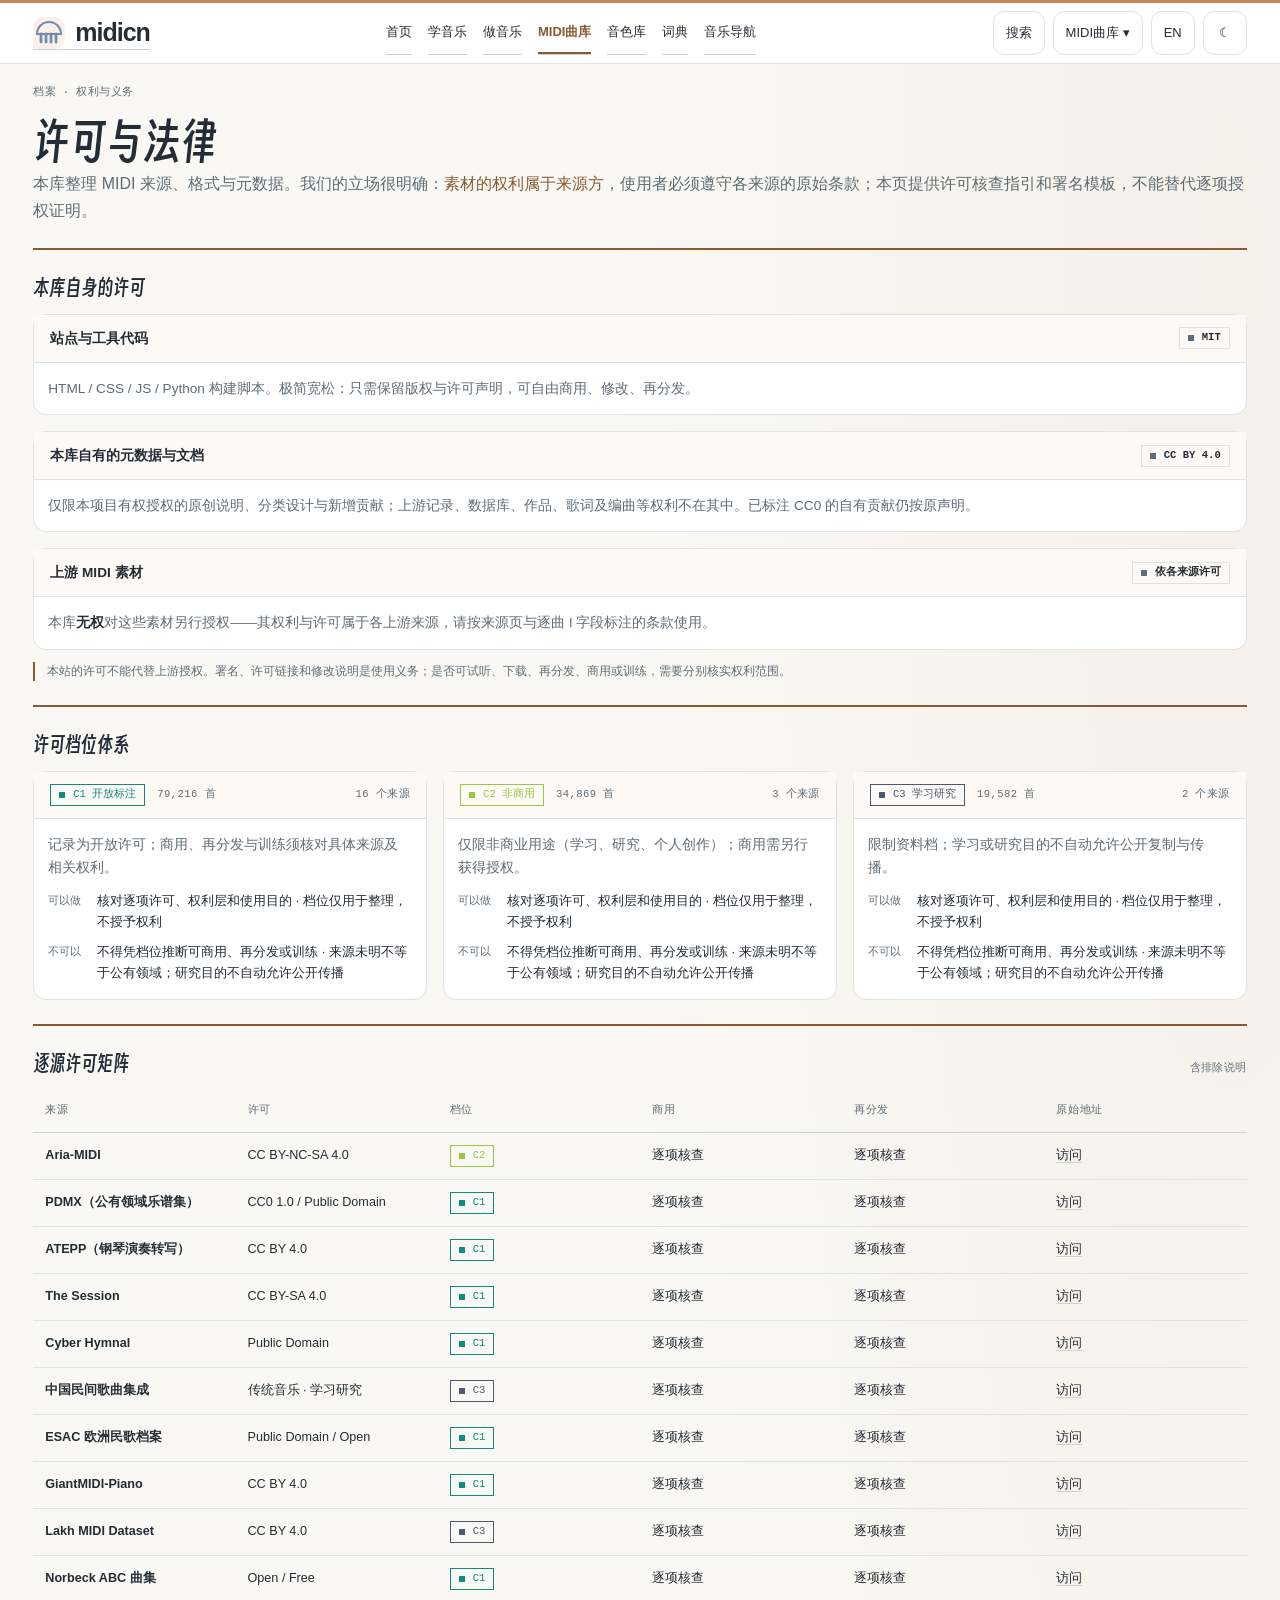
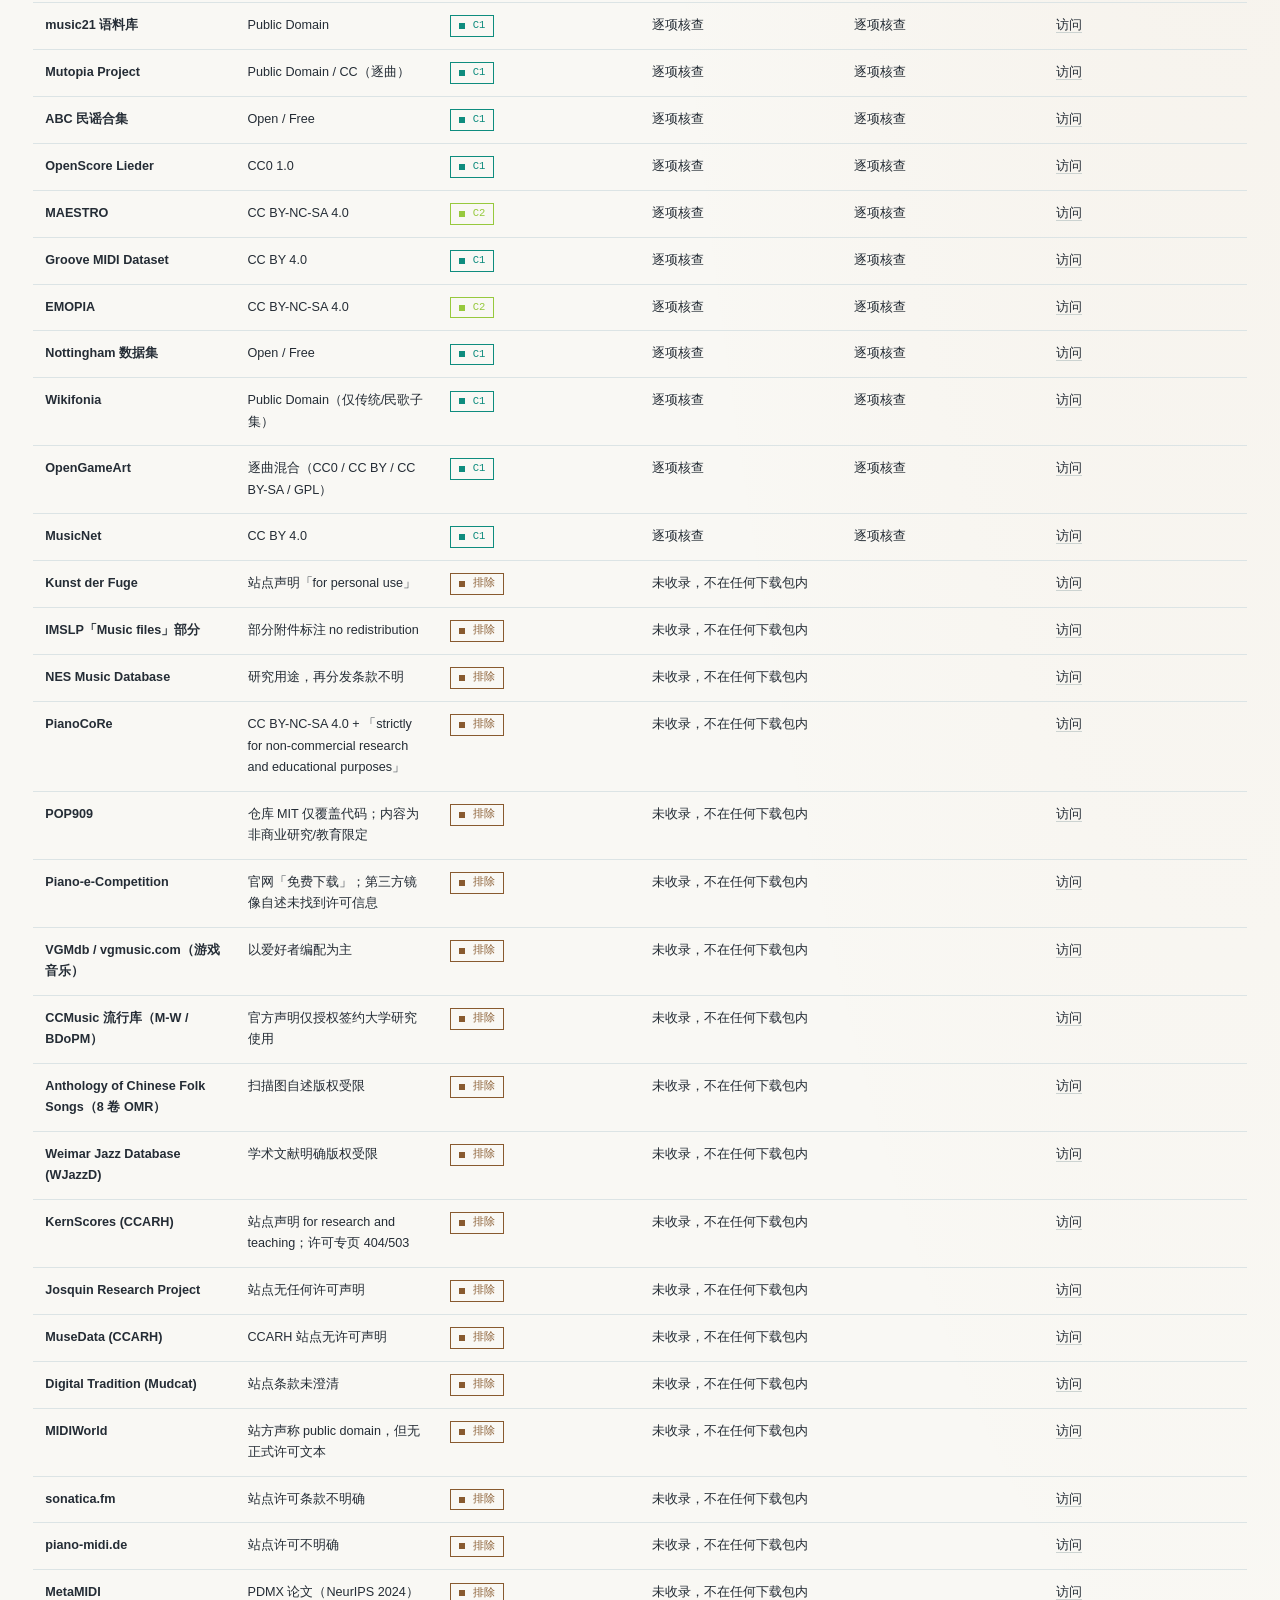
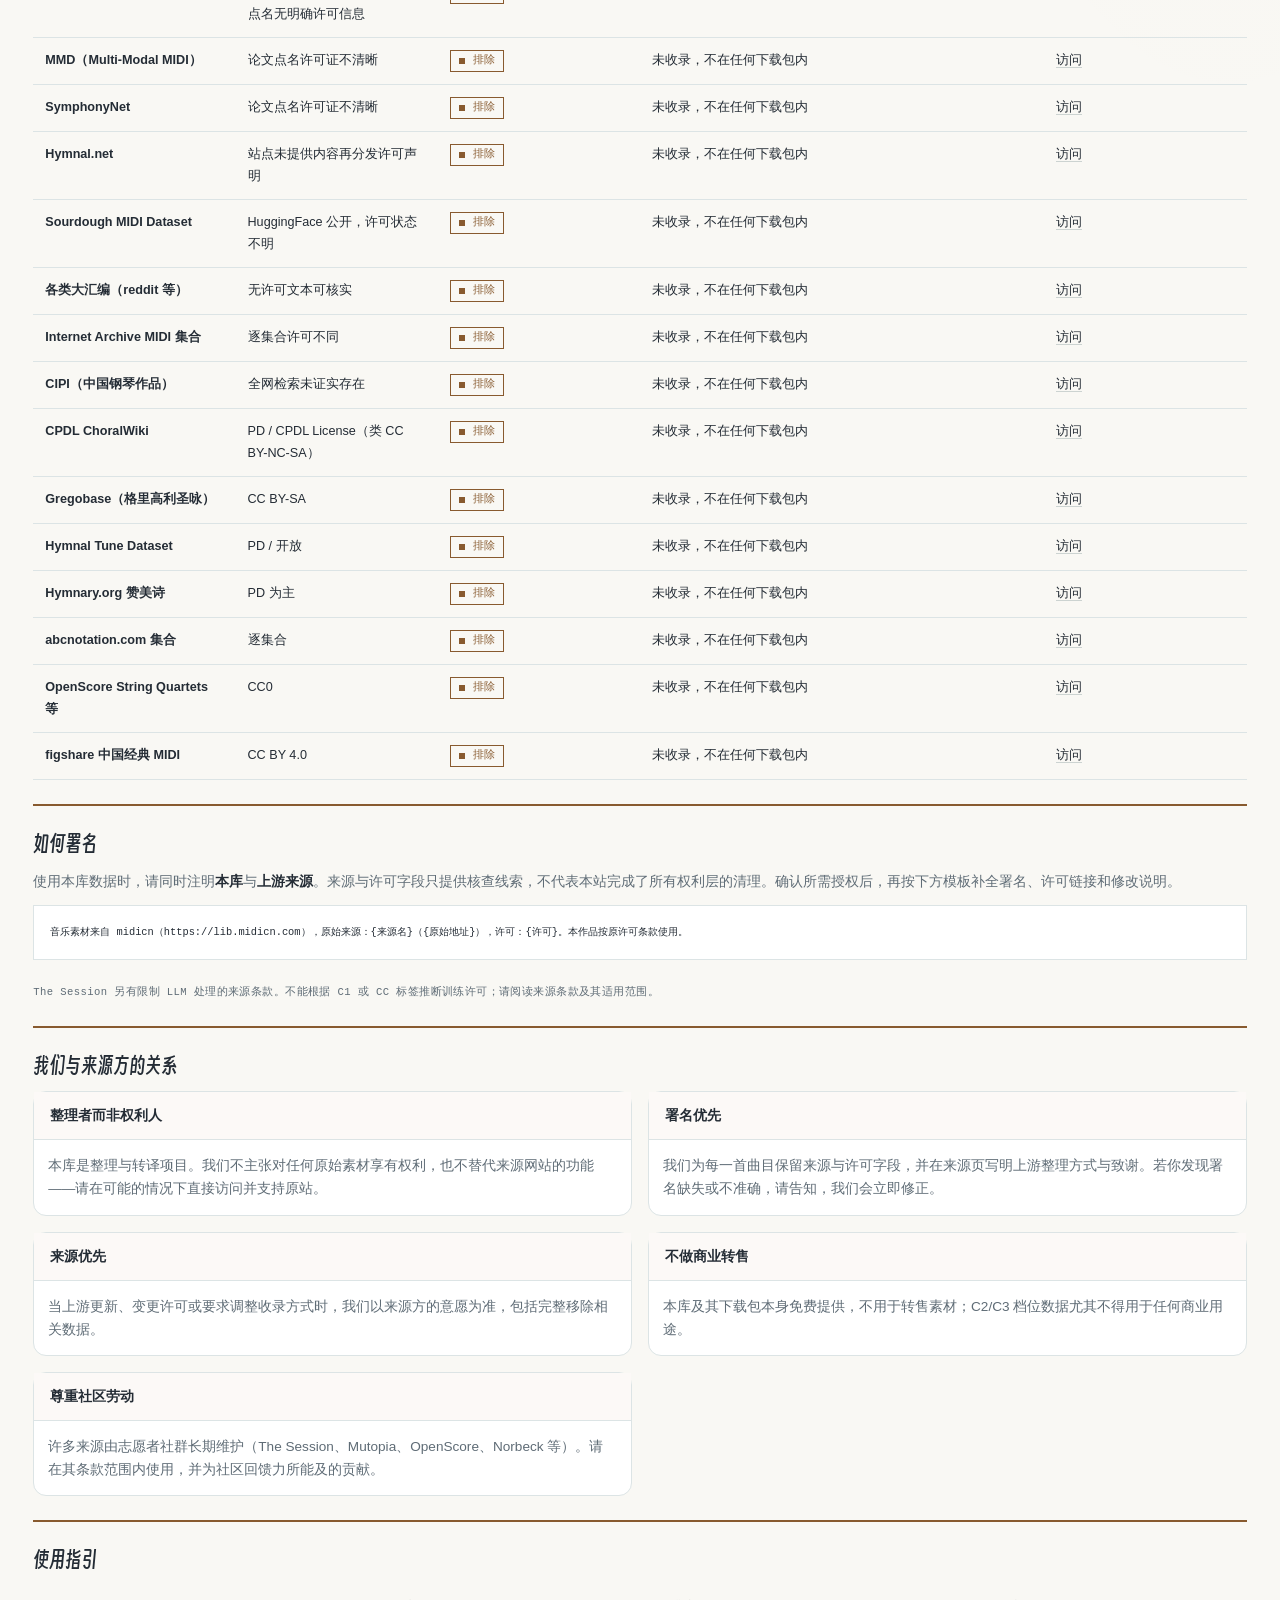
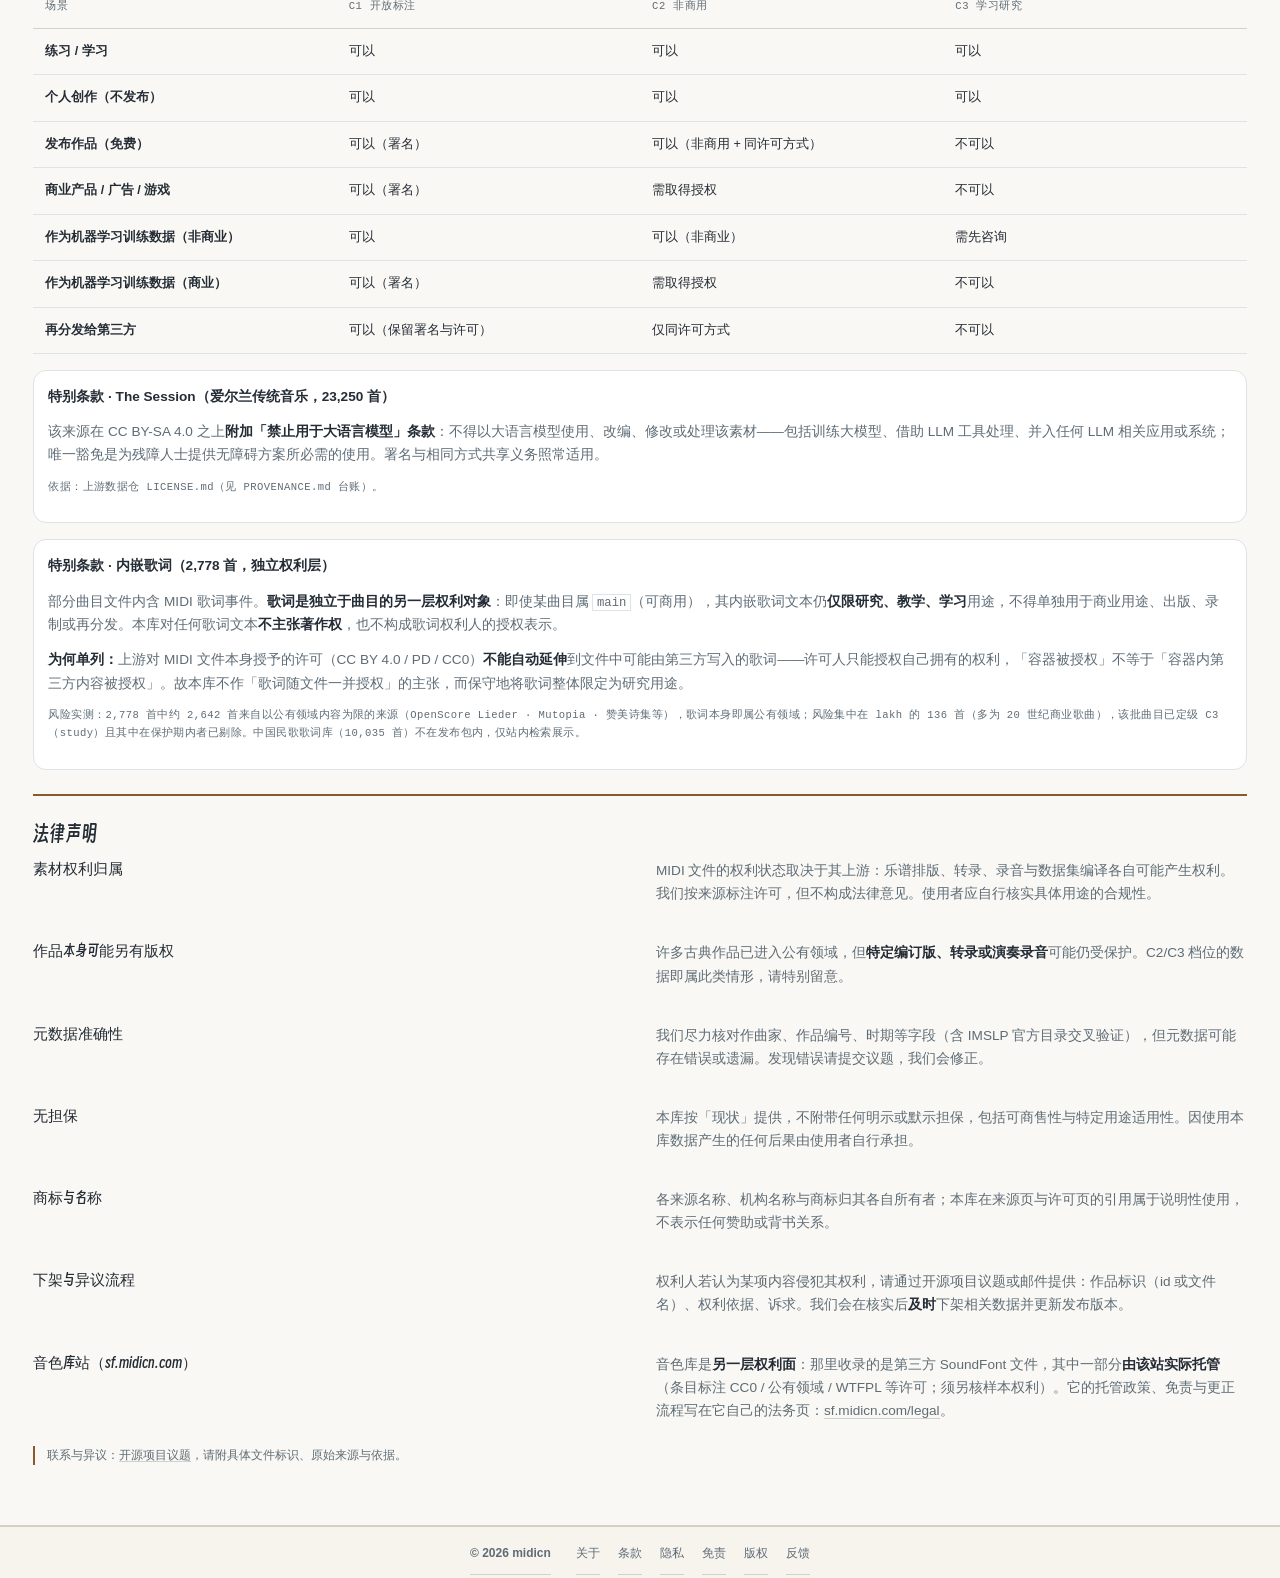
<file: licenses.html>
<!doctype html>
<html lang="zh-Hans" data-site="lib" data-lang="zh" data-design="v6" data-ui="clean" data-page="legal" style="--site-accent:#c28a55;--site-text:#885a2f">
<head><meta charset="utf-8"><meta name="viewport" content="width=device-width,initial-scale=1,viewport-fit=cover">
<title>许可与法律｜midicn</title><meta name="description" content="midicn 的许可体系（C1/C2/C3 目录档位（使用须逐项核权））、逐源许可矩阵、署名要求与法律声明。"><meta name="robots" content="index,follow,max-image-preview:large">
<link rel="canonical" href="https://lib.midicn.com/licenses.html">
<meta property="og:title" content="许可与法律｜midicn"><meta property="og:description" content="midicn 的许可体系（C1/C2/C3 目录档位（使用须逐项核权））、逐源许可矩阵、署名要求与法律声明。"><meta property="og:type" content="website"><meta property="og:url" content="https://lib.midicn.com/licenses.html"><meta property="og:site_name" content="midicn · MIDI曲库"><meta property="og:locale" content="zh_CN"><meta property="og:image" content="https://lib.midicn.com/assets/social/share.64cc652c1042.png"><meta name="twitter:card" content="summary_large_image">
<meta property="og:image:width" content="1200"><meta property="og:image:height" content="630"><meta property="og:image:alt" content="midicn · MIDI曲库"><meta name="twitter:title" content="许可与法律｜midicn"><meta name="twitter:description" content="midicn 的许可体系（C1/C2/C3 目录档位（使用须逐项核权））、逐源许可矩阵、署名要求与法律声明。"><meta name="twitter:image" content="https://lib.midicn.com/assets/social/share.64cc652c1042.png">
<link rel="alternate" type="text/plain" title="midicn discovery index" href="https://lib.midicn.com/llms.txt">
<meta name="theme-color" content="#c28a55"><link rel="manifest" href="manifest.json"><link rel="apple-touch-icon" href="assets/core/icons/icon-192.png"><link rel="icon" href="favicon.ico" sizes="16x16 32x32 48x48"><link rel="icon" href="favicon.svg" type="image/svg+xml" sizes="any">
<script>(()=>{try{const a=document.cookie.split(';').map(x=>x.trim()).filter(x=>x.startsWith('midicn-theme=')).pop();const v=a?a.split('=')[1]:localStorage.getItem('midicn-theme');if(v==='light'||v==='dark')document.documentElement.dataset.theme=v}catch{}})();</script><link rel="preload" as="font" type="font/woff2" href="assets/fonts/p.489fef07d1.399bf665a181.woff2" crossorigin><style>@font-face{font-family:"Smiley Sans";src:url("assets/fonts/p.489fef07d1.399bf665a181.woff2") format("woff2");font-display:swap}</style><link rel="stylesheet" href="assets/ui/base.5c5114daea61.css"><link rel="stylesheet" href="assets/ui/lib-licenses.42510a23508a.css"><script type="application/ld+json">{"@context":"https://schema.org","@graph":[{"@type":"Organization","@id":"https://midicn.com/#organization","name":"midicn","alternateName":["MIDI音乐","MIDI Music","中国MIDI音乐"],"url":"https://midicn.com/","logo":{"@type":"ImageObject","url":"https://midicn.com/assets/core/icons/icon-512.png"}},{"@type":"WebSite","@id":"https://lib.midicn.com/#website","url":"https://lib.midicn.com/","name":"MIDI曲库 · midicn","alternateName":["Library","midicn · MIDI曲库"],"publisher":{"@id":"https://midicn.com/#organization"},"inLanguage":"zh-Hans"},{"@type":"WebPage","@id":"https://lib.midicn.com/licenses.html#webpage","url":"https://lib.midicn.com/licenses.html","name":"许可与法律｜midicn","description":"midicn 的许可体系（C1/C2/C3 目录档位（使用须逐项核权））、逐源许可矩阵、署名要求与法律声明。","inLanguage":"zh-Hans","isPartOf":{"@id":"https://lib.midicn.com/#website"},"publisher":{"@id":"https://midicn.com/#organization"}}]}</script></head>
<body><a class="skip-link" href="#main" data-zh="跳至正文" data-en="Skip to content">跳至正文</a>
<header class="site-header">
<a class="site-brand" href="https://midicn.com/" data-zh-href="https://midicn.com/" data-en-href="https://midicn.com/en/" data-zh-label="midicn" data-en-label="midicn" aria-label="midicn"><span class="jf-stack"><svg viewBox="0 0 32 32" width="32" height="32" class="jf jf-idle" aria-hidden="true"><path d="M4 17A12 12 0 0 1 28 17Z" fill="none" stroke="var(--accent)" stroke-width="2.1"/><path d="M8 17V25.0" stroke="var(--accent)" stroke-width="2.8" stroke-linecap="round" fill="none"/><path d="M13 17V25.0" stroke="var(--accent)" stroke-width="2.8" stroke-linecap="round" fill="none"/><path d="M18 17V25.0" stroke="var(--accent)" stroke-width="2.8" stroke-linecap="round" fill="none"/><path d="M23 17V25.0" stroke="var(--accent)" stroke-width="2.8" stroke-linecap="round" fill="none"/></svg></span><b data-zh="midicn" data-en="midicn">midicn</b></a>
<nav class="site-task-nav" data-zh-label="全站导航" data-en-label="Main navigation" aria-label="全站导航"><a href="https://midicn.com/" data-zh="首页" data-en="Home" data-zh-href="https://midicn.com/" data-en-href="https://midicn.com/en/">首页</a><a href="https://midicn.com/learn/" data-zh-href="https://midicn.com/learn/" data-en-href="https://midicn.com/en/learn/" data-zh="学音乐" data-en="Learn">学音乐</a><a href="https://midicn.com/make/" data-zh-href="https://midicn.com/make/" data-en-href="https://midicn.com/en/make/" data-zh="做音乐" data-en="Create">做音乐</a><a href="https://lib.midicn.com/" data-zh="MIDI曲库" data-en="MIDI" data-zh-href="https://lib.midicn.com/" data-en-href="https://lib.midicn.com/" aria-current="page">MIDI曲库</a><a href="https://sf.midicn.com/" data-zh="音色库" data-en="SoundFonts" data-zh-href="https://sf.midicn.com/" data-en-href="https://sf.midicn.com/">音色库</a><a href="https://gloss.midicn.com/" data-zh="词典" data-en="Glossary" data-zh-href="https://gloss.midicn.com/" data-en-href="https://gloss.midicn.com/en/">词典</a><a data-directory-group="directory" href="https://nav.midicn.com/" data-zh="音乐导航" data-en="Directory" data-zh-href="https://nav.midicn.com/" data-en-href="https://nav.midicn.com/">音乐导航</a></nav>
<div class="site-actions"><a class="site-search" href="https://midicn.com/search/" data-zh-href="https://midicn.com/search/" data-en-href="https://midicn.com/en/search/" data-zh="搜索" data-en="Search">搜索</a>
<div class="site-switcher"><button id="navmenu-btn" type="button" aria-expanded="false" aria-controls="navmenu-panel" data-zh="MIDI曲库 ▾" data-en="MIDI Library ▾" data-zh-label="切换分站" data-en-label="Choose a site" aria-label="切换分站">MIDI曲库 ▾</button><nav id="navmenu-panel" class="site-menu" hidden aria-label="全部分站"><a href="https://midicn.com/" data-zh="首页" data-en="Home" data-zh-href="https://midicn.com/" data-en-href="https://midicn.com/en/"><span class="site-dot" style="--dot:#d9795c" aria-hidden="true"></span><span data-label>首页</span></a><a href="https://nav.midicn.com/" data-zh="音乐导航" data-en="Directory" data-zh-href="https://nav.midicn.com/" data-en-href="https://nav.midicn.com/"><span class="site-dot" style="--dot:#5caaa0" aria-hidden="true"></span><span data-label>音乐导航</span></a><a href="https://ai.midicn.com/" data-zh="AI做音乐" data-en="AI Music" data-zh-href="https://ai.midicn.com/" data-en-href="https://ai.midicn.com/en/"><span class="site-dot" style="--dot:#cb7993" aria-hidden="true"></span><span data-label>AI做音乐</span></a><a href="https://prod.midicn.com/" data-zh="音频" data-en="Audio" data-zh-href="https://prod.midicn.com/" data-en-href="https://prod.midicn.com/en/"><span class="site-dot" style="--dot:#61a9b2" aria-hidden="true"></span><span data-label>音频</span></a><a href="https://hist.midicn.com/" data-zh="音乐史" data-en="Music History" data-zh-href="https://hist.midicn.com/" data-en-href="https://hist.midicn.com/en/"><span class="site-dot" style="--dot:#c49a51" aria-hidden="true"></span><span data-label>音乐史</span></a><a href="https://theo.midicn.com/" data-zh="乐理" data-en="Theory" data-zh-href="https://theo.midicn.com/" data-en-href="https://theo.midicn.com/en/"><span class="site-dot" style="--dot:#9381c6" aria-hidden="true"></span><span data-label>乐理</span></a><a href="https://inst.midicn.com/" data-zh="乐器" data-en="Instruments" data-zh-href="https://inst.midicn.com/" data-en-href="https://inst.midicn.com/en/"><span class="site-dot" style="--dot:#7b9d68" aria-hidden="true"></span><span data-label>乐器</span></a><a href="https://gloss.midicn.com/" data-zh="词典" data-en="Dictionary" data-zh-href="https://gloss.midicn.com/" data-en-href="https://gloss.midicn.com/en/"><span class="site-dot" style="--dot:#a484ae" aria-hidden="true"></span><span data-label>词典</span></a><a href="https://lib.midicn.com/" data-zh="MIDI曲库" data-en="MIDI Library" data-zh-href="https://lib.midicn.com/" data-en-href="https://lib.midicn.com/" aria-current="page"><span class="site-dot" style="--dot:#c28a55" aria-hidden="true"></span><span data-label>MIDI曲库</span></a><a href="https://midi.midicn.com/" data-zh="MIDI下载" data-en="MIDI Downloads" data-zh-href="https://midi.midicn.com/" data-en-href="https://midi.midicn.com/"><span class="site-dot" style="--dot:#5ca69c" aria-hidden="true"></span><span data-label>MIDI下载</span></a><a href="https://zip.midicn.com/" data-zh="打包下载" data-en="Packs" data-zh-href="https://zip.midicn.com/" data-en-href="https://zip.midicn.com/"><span class="site-dot" style="--dot:#6995bd" aria-hidden="true"></span><span data-label>打包下载</span></a><a href="https://sf.midicn.com/" data-zh="音色库" data-en="SoundFonts" data-zh-href="https://sf.midicn.com/" data-en-href="https://sf.midicn.com/"><span class="site-dot" style="--dot:#818aca" aria-hidden="true"></span><span data-label>音色库</span></a></nav></div>
<button id="lang" type="button" data-zh-label="切换语言" data-en-label="Switch language" aria-label="切换语言">EN</button><button id="theme" type="button" aria-label="切换明暗">☾</button></div></header><main id="main" class="doc wide" tabindex="-1">
  <p class="meta" data-zh="档案 · 权利与义务" data-en="ARCHIVE · RIGHTS">档案 · 权利与义务</p>
  <h1 data-zh="许可与法律" data-en="Licence &amp; Legal">许可与法律</h1>
  <p class="lede" id="lede"></p>

  <!-- ⓪ 本库自身许可（分层声明）-->
  <div class="stitle"><h2 data-zh="本库自身的许可" data-en="This library's own licence">本库自身的许可</h2></div>
  <div id="ownlic" style="display:grid;gap:var(--s4)"></div>
  <p class="note" id="ownlicNote"></p>

  <!-- ① 三档许可体系 -->
  <div class="stitle"><h2 data-zh="许可档位体系" data-en="Licence tiers">许可档位体系</h2></div>
<div id="zones"></div>

  <!-- ② 逐源许可矩阵 -->
  <div class="stitle">
    <h2 data-zh="逐源许可矩阵" data-en="Per-source licence matrix">逐源许可矩阵</h2>
    <span class="spacer"></span><span class="meta" data-zh="含排除说明" data-en="incl. exclusions">含排除说明</span>
  </div>
  <div class="tw"><table id="matrix"></table></div>

  <!-- ③ 如何署名 -->
  <div class="stitle"><h2 data-zh="如何署名" data-en="How to attribute">如何署名</h2></div>
  <p id="attrIntro"></p>
  <pre><code id="attrTmpl"></code></pre>
  <p class="meta" id="attrNote"></p>

  <!-- ④ 对来源方的立场 -->
  <div class="stitle"><h2 data-zh="我们与来源方的关系" data-en="Our stance toward sources">我们与来源方的关系</h2></div>
  <div id="respect"></div>

  <!-- ⑤ 使用指引 -->
  <div class="stitle"><h2 data-zh="使用指引" data-en="What you may do">使用指引</h2></div>
  <div class="tw"><table id="usage"></table></div>

  <div class="panel" style="margin-top:var(--s4)">
    <div class="panel-bd">
      <p><b data-zh="特别条款 · The Session（爱尔兰传统音乐，23,250 首）" data-en="Special term · The Session (23,250 tracks)">特别条款 · The Session（爱尔兰传统音乐，23,250 首）</b></p>
      <p data-zh="该来源在 CC BY-SA 4.0 之上<b>附加「禁止用于大语言模型」条款</b>：不得以大语言模型使用、改编、修改或处理该素材——包括训练大模型、借助 LLM 工具处理、并入任何 LLM 相关应用或系统；唯一豁免是为残障人士提供无障碍方案所必需的使用。署名与相同方式共享义务照常适用。"
         data-en="On top of CC BY-SA 4.0, this source adds a <b>&quot;Prohibition on LLM Use&quot;</b>: the material must not be used, adapted, modified or processed with large language models — including LLM training, processing with LLM tools, or incorporation into any LLM-related application or system. The sole exception is use necessary for accessibility solutions. Attribution and share-alike obligations still apply." data-rich>该来源在 CC BY-SA 4.0 之上<b>附加「禁止用于大语言模型」条款</b>：不得以大语言模型使用、改编、修改或处理该素材——包括训练大模型、借助 LLM 工具处理、并入任何 LLM 相关应用或系统；唯一豁免是为残障人士提供无障碍方案所必需的使用。署名与相同方式共享义务照常适用。</p>
      <p class="meta" data-zh="依据：上游数据仓 LICENSE.md（见 PROVENANCE.md 台账）。" data-en="Basis: the upstream data repository's LICENSE.md (see the PROVENANCE ledger).">依据：上游数据仓 LICENSE.md（见 PROVENANCE.md 台账）。</p>
    </div>
  </div>

  <div class="panel" style="margin-top:var(--s4)">
    <div class="panel-bd">
      <p><b data-zh="特别条款 · 内嵌歌词（2,778 首，独立权利层）" data-en="Special term · Embedded lyrics (2,778 tracks, separate rights layer)">特别条款 · 内嵌歌词（2,778 首，独立权利层）</b></p>
      <p data-zh="部分曲目文件内含 MIDI 歌词事件。<b>歌词是独立于曲目的另一层权利对象</b>：即使某曲目属 <code>main</code>（可商用），其内嵌歌词文本仍<b>仅限研究、教学、学习</b>用途，不得单独用于商业用途、出版、录制或再分发。本库对任何歌词文本<b>不主张著作权</b>，也不构成歌词权利人的授权表示。"
         data-en="Some track files contain MIDI lyric meta-events. <b>Lyrics are a separate rights object from the track</b>: even where a track is <code>main</code> (commercial use permitted), its embedded lyric text remains <b>study/teaching/learning use only</b> and may not be used commercially, published, recorded or redistributed on its own. This library <b>claims no copyright</b> in any lyric text and grants no rights in it." data-rich>部分曲目文件内含 MIDI 歌词事件。<b>歌词是独立于曲目的另一层权利对象</b>：即使某曲目属 <code>main</code>（可商用），其内嵌歌词文本仍<b>仅限研究、教学、学习</b>用途，不得单独用于商业用途、出版、录制或再分发。本库对任何歌词文本<b>不主张著作权</b>，也不构成歌词权利人的授权表示。</p>
      <p data-zh="<b>为何单列：</b>上游对 MIDI 文件本身授予的许可（CC BY 4.0 / PD / CC0）<b>不能自动延伸</b>到文件中可能由第三方写入的歌词——许可人只能授权自己拥有的权利，「容器被授权」不等于「容器内第三方内容被授权」。故本库不作「歌词随文件一并授权」的主张，而保守地将歌词整体限定为研究用途。"
         data-en="<b>Why a separate layer:</b> a license granted by an upstream source over the MIDI file itself (CC BY 4.0 / PD / CC0) <b>does not automatically extend</b> to lyric text a third party may have written into that file — a licensor can only license what it owns; &quot;the container is licensed&quot; is not &quot;third-party content inside it is licensed&quot;. This library therefore makes no claim that lyrics are licensed along with the file, and conservatively restricts lyrics to study use." data-rich><b>为何单列：</b>上游对 MIDI 文件本身授予的许可（CC BY 4.0 / PD / CC0）<b>不能自动延伸</b>到文件中可能由第三方写入的歌词——许可人只能授权自己拥有的权利，「容器被授权」不等于「容器内第三方内容被授权」。故本库不作「歌词随文件一并授权」的主张，而保守地将歌词整体限定为研究用途。</p>
      <p class="meta" data-zh="风险实测：2,778 首中约 2,642 首来自以公有领域内容为限的来源（OpenScore Lieder · Mutopia · 赞美诗集等），歌词本身即属公有领域；风险集中在 lakh 的 136 首（多为 20 世纪商业歌曲），该批曲目已定级 C3（study）且其中在保护期内者已剔除。中国民歌歌词库（10,035 首）不在发布包内，仅站内检索展示。"
        data-en="Measured risk: about 2,642 of the 2,778 tracks come from PD-only sources (OpenScore Lieder, Mutopia, hymnals), whose lyrics are themselves public domain. Risk is concentrated in 136 lakh tracks (mostly 20th-century commercial songs), already graded C3 (study) with in-copyright items removed. The Chinese folk-lyrics library (10,035) is not shipped in any package — shown on-site for search only.">风险实测：2,778 首中约 2,642 首来自以公有领域内容为限的来源（OpenScore Lieder · Mutopia · 赞美诗集等），歌词本身即属公有领域；风险集中在 lakh 的 136 首（多为 20 世纪商业歌曲），该批曲目已定级 C3（study）且其中在保护期内者已剔除。中国民歌歌词库（10,035 首）不在发布包内，仅站内检索展示。</p>
    </div>
  </div>

  <!-- ⑥ 法律声明 -->
  <div class="stitle"><h2 data-zh="法律声明" data-en="Legal notices">法律声明</h2></div>
  <div id="legal"></div>

  <div class="note" id="contact"></div>
</main><p id="midicn-status" role="status" aria-live="polite"></p>
<nav class="site-bottom-nav" aria-label="Mobile navigation"><a href="https://midicn.com/" data-zh="首页" data-en="Home" data-zh-href="https://midicn.com/" data-en-href="https://midicn.com/en/">首页</a><a href="https://midicn.com/learn/" data-zh-href="https://midicn.com/learn/" data-en-href="https://midicn.com/en/learn/" data-zh="学习" data-en="Learn">学习</a><a href="https://midicn.com/make/" data-zh-href="https://midicn.com/make/" data-en-href="https://midicn.com/en/make/" data-zh="制作" data-en="Make">制作</a><a href="https://lib.midicn.com/" data-zh="MIDI库" data-en="MIDI" data-zh-href="https://lib.midicn.com/" data-en-href="https://lib.midicn.com/" aria-current="page">MIDI库</a><a href="https://sf.midicn.com/" data-zh="音色库" data-en="Sounds" data-zh-href="https://sf.midicn.com/" data-en-href="https://sf.midicn.com/">音色库</a><a href="https://nav.midicn.com/" data-zh="导航" data-en="Nav" data-zh-href="https://nav.midicn.com/" data-en-href="https://nav.midicn.com/">导航</a></nav><footer class="site-footer"><div class="footer-ad" data-footer-ad hidden><span class="footer-ad-label" data-zh="广告" data-en="Advertisement">广告</span>
<ins class="adsbygoogle" style="display:block" data-ad-client="ca-pub-0088997035636558" data-ad-slot="1813332933" data-ad-format="auto" data-full-width-responsive="true"></ins></div><div class="footer-line" data-locale="zh"><a class="footer-brand" href="https://midicn.com/">© 2026 midicn</a><nav aria-label="法律声明"><a class="footer-secondary" href="https://midicn.com/about/">关于</a><a href="https://midicn.com/legal/data/terms/">条款</a><a href="https://midicn.com/legal/privacy/">隐私</a><a href="https://midicn.com/legal/data/disclaimer/">免责</a><a href="https://midicn.com/legal/data/copyright/">版权</a><a class="footer-feedback" data-feedback href="https://github.com/midicn/midi-library/issues" rel="noopener">反馈</a></nav></div><div class="footer-line" data-locale="en" hidden><a class="footer-brand" href="https://midicn.com/en/">© 2026 midicn</a><nav aria-label="Legal"><a class="footer-secondary" href="https://midicn.com/en/about/">About</a><a href="https://midicn.com/en/legal/data/terms/">Terms</a><a href="https://midicn.com/en/legal/privacy/">Privacy</a><a href="https://midicn.com/en/legal/data/disclaimer/">Notice</a><a href="https://midicn.com/en/legal/data/copyright/">Rights</a><a class="footer-feedback" data-feedback href="https://github.com/midicn/midi-library/issues" rel="noopener">Feedback</a></nav></div><div class="page-metadata" hidden aria-hidden="true"><p id="footNote"></p><p id="footLic"></p><p id="footLegal"></p></div><noscript><nav class="no-script-sites" aria-label="All sites"><a href="https://nav.midicn.com/" data-zh="音乐导航" data-en="Directory" data-zh-href="https://nav.midicn.com/" data-en-href="https://nav.midicn.com/">音乐导航</a><a href="https://lib.midicn.com/" data-zh="MIDI曲库" data-en="MIDI Library" data-zh-href="https://lib.midicn.com/" data-en-href="https://lib.midicn.com/">MIDI曲库</a><a href="https://midi.midicn.com/" data-zh="MIDI下载" data-en="MIDI Downloads" data-zh-href="https://midi.midicn.com/" data-en-href="https://midi.midicn.com/">MIDI下载</a><a href="https://zip.midicn.com/" data-zh="打包下载" data-en="Packs" data-zh-href="https://zip.midicn.com/" data-en-href="https://zip.midicn.com/">打包下载</a><a href="https://sf.midicn.com/" data-zh="音色库" data-en="SoundFonts" data-zh-href="https://sf.midicn.com/" data-en-href="https://sf.midicn.com/">音色库</a><a href="https://midicn.com/" data-zh="首页" data-en="Home" data-zh-href="https://midicn.com/" data-en-href="https://midicn.com/en/">首页</a><a href="https://gloss.midicn.com/" data-zh="词典" data-en="Dictionary" data-zh-href="https://gloss.midicn.com/" data-en-href="https://gloss.midicn.com/en/">词典</a><a href="https://hist.midicn.com/" data-zh="音乐史" data-en="Music History" data-zh-href="https://hist.midicn.com/" data-en-href="https://hist.midicn.com/en/">音乐史</a><a href="https://theo.midicn.com/" data-zh="乐理" data-en="Theory" data-zh-href="https://theo.midicn.com/" data-en-href="https://theo.midicn.com/en/">乐理</a><a href="https://inst.midicn.com/" data-zh="乐器" data-en="Instruments" data-zh-href="https://inst.midicn.com/" data-en-href="https://inst.midicn.com/en/">乐器</a><a href="https://prod.midicn.com/" data-zh="音频" data-en="Audio" data-zh-href="https://prod.midicn.com/" data-en-href="https://prod.midicn.com/en/">音频</a><a href="https://ai.midicn.com/" data-zh="AI做音乐" data-en="AI Music" data-zh-href="https://ai.midicn.com/" data-en-href="https://ai.midicn.com/en/">AI做音乐</a></nav></noscript></footer>
<script type="application/json" id="midicn-config">{"site":"lib","core":"1.8.1","locale":"zh","localeMode":"inline","serviceWorker":"sw.js","midiLocator":"data/midi-locator.json","midiOrigins":["https://midi.midicn.com","https://zip.midicn.com","https://lib.midicn.com"],"advertising":{"enabled":true,"client":"ca-pub-0088997035636558","slot":"1813332933","host":"lib.midicn.com"}}</script><script defer src="assets/ui/runtime.8b77506dbcb6.js"></script><script defer src="assets/ui/lib-licenses.a33daece2089.js"></script></body></html>
</file>
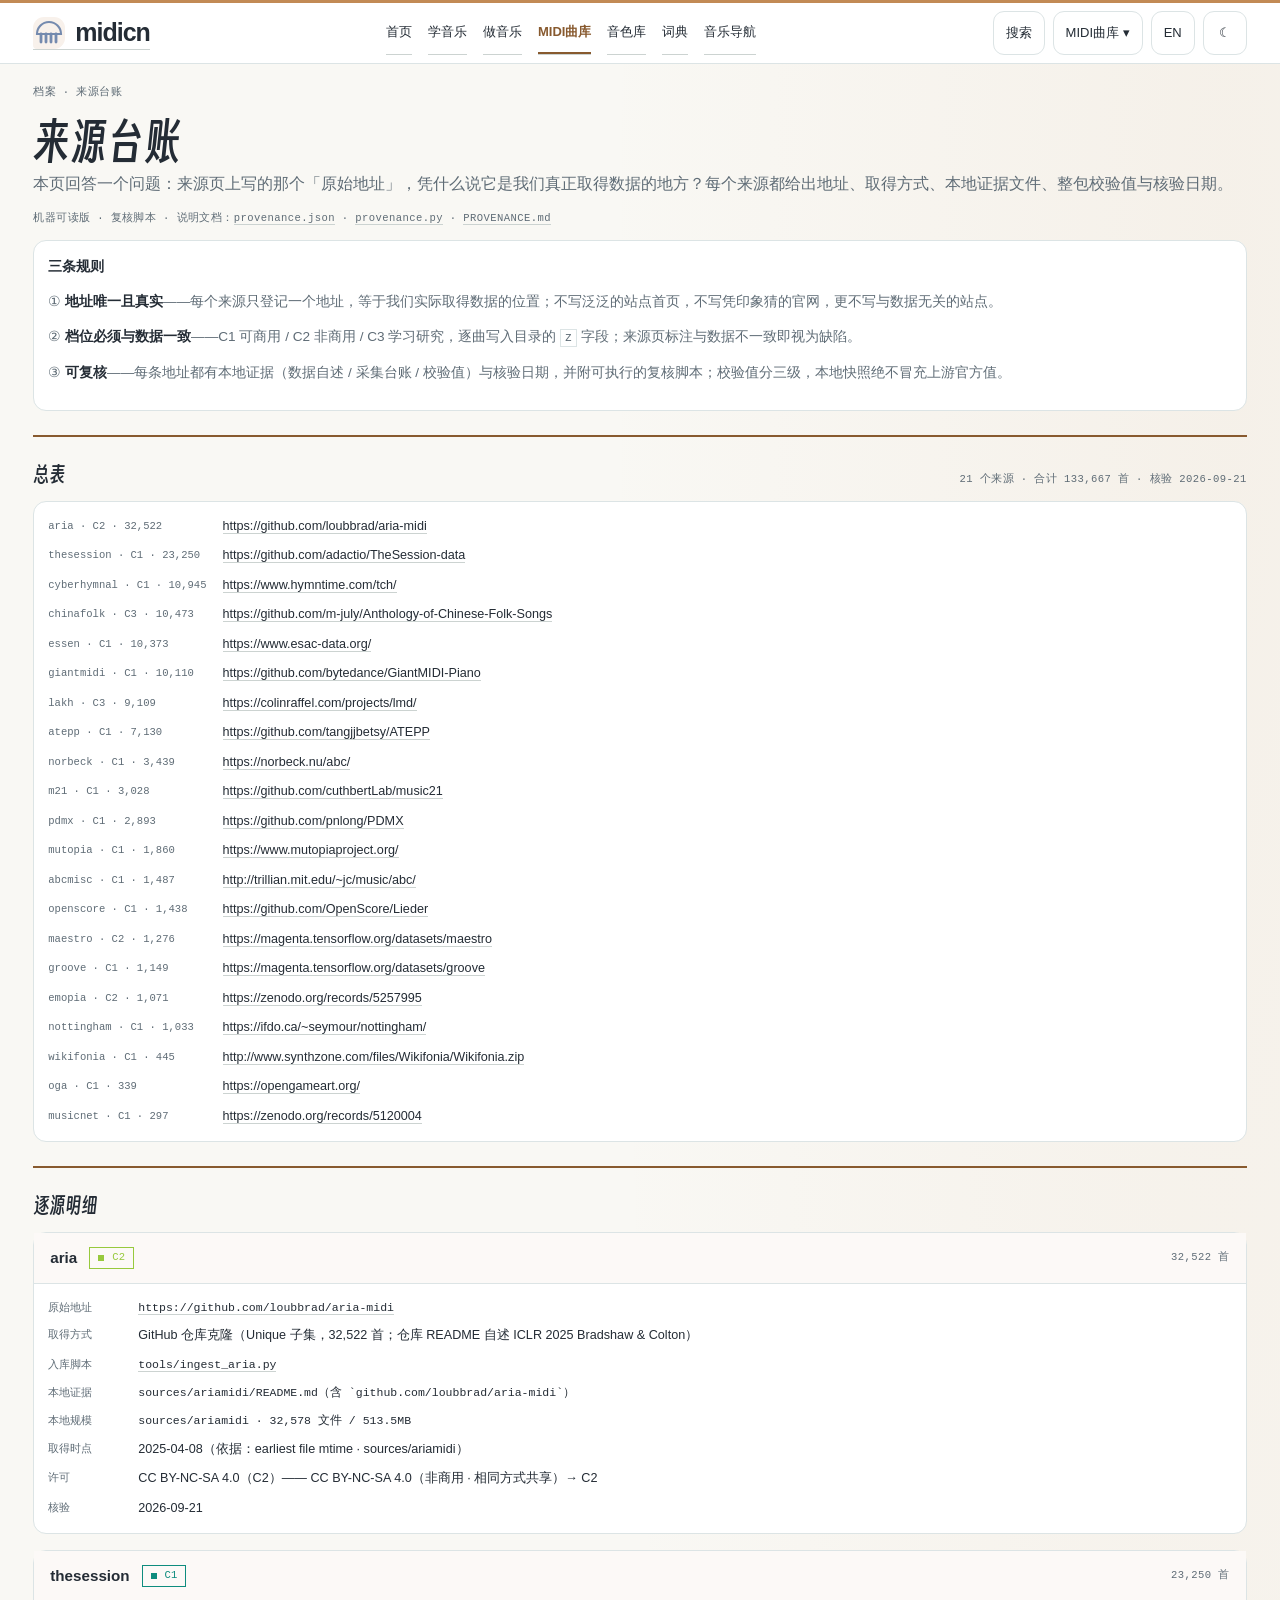
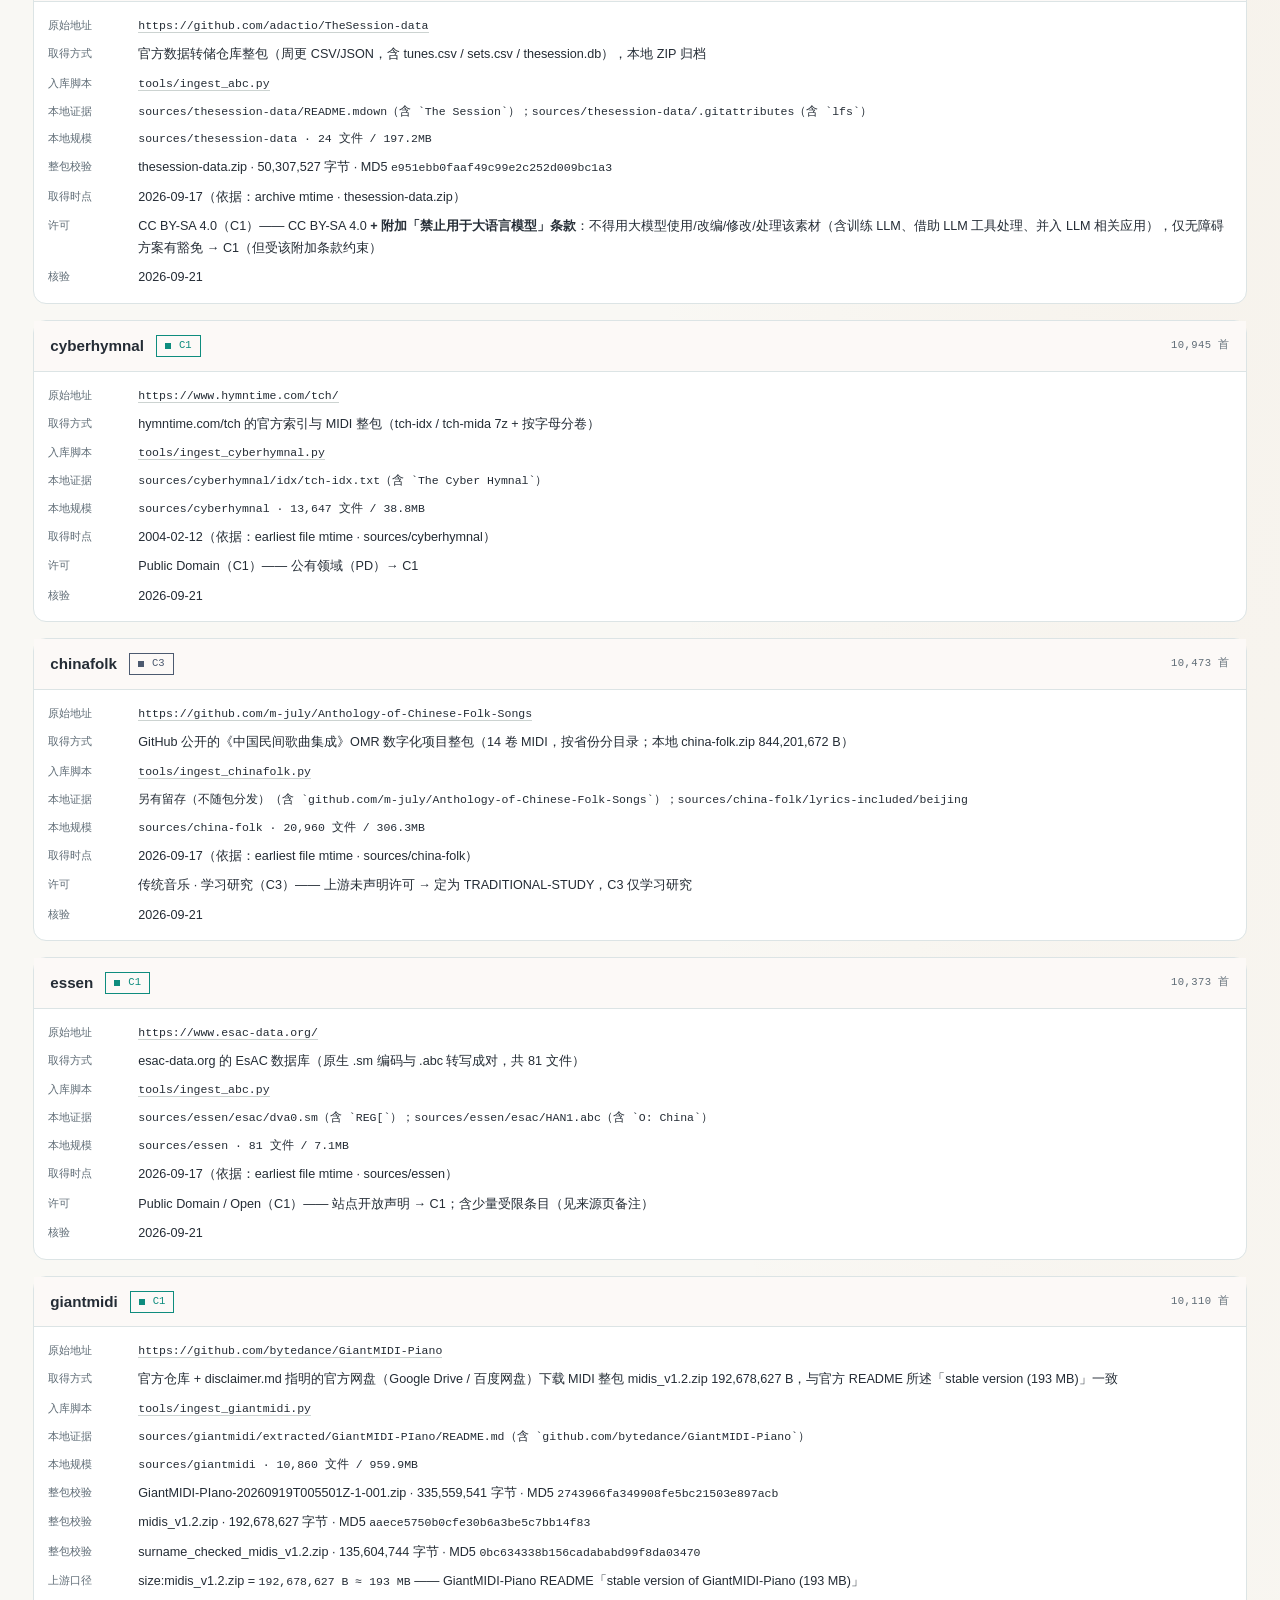
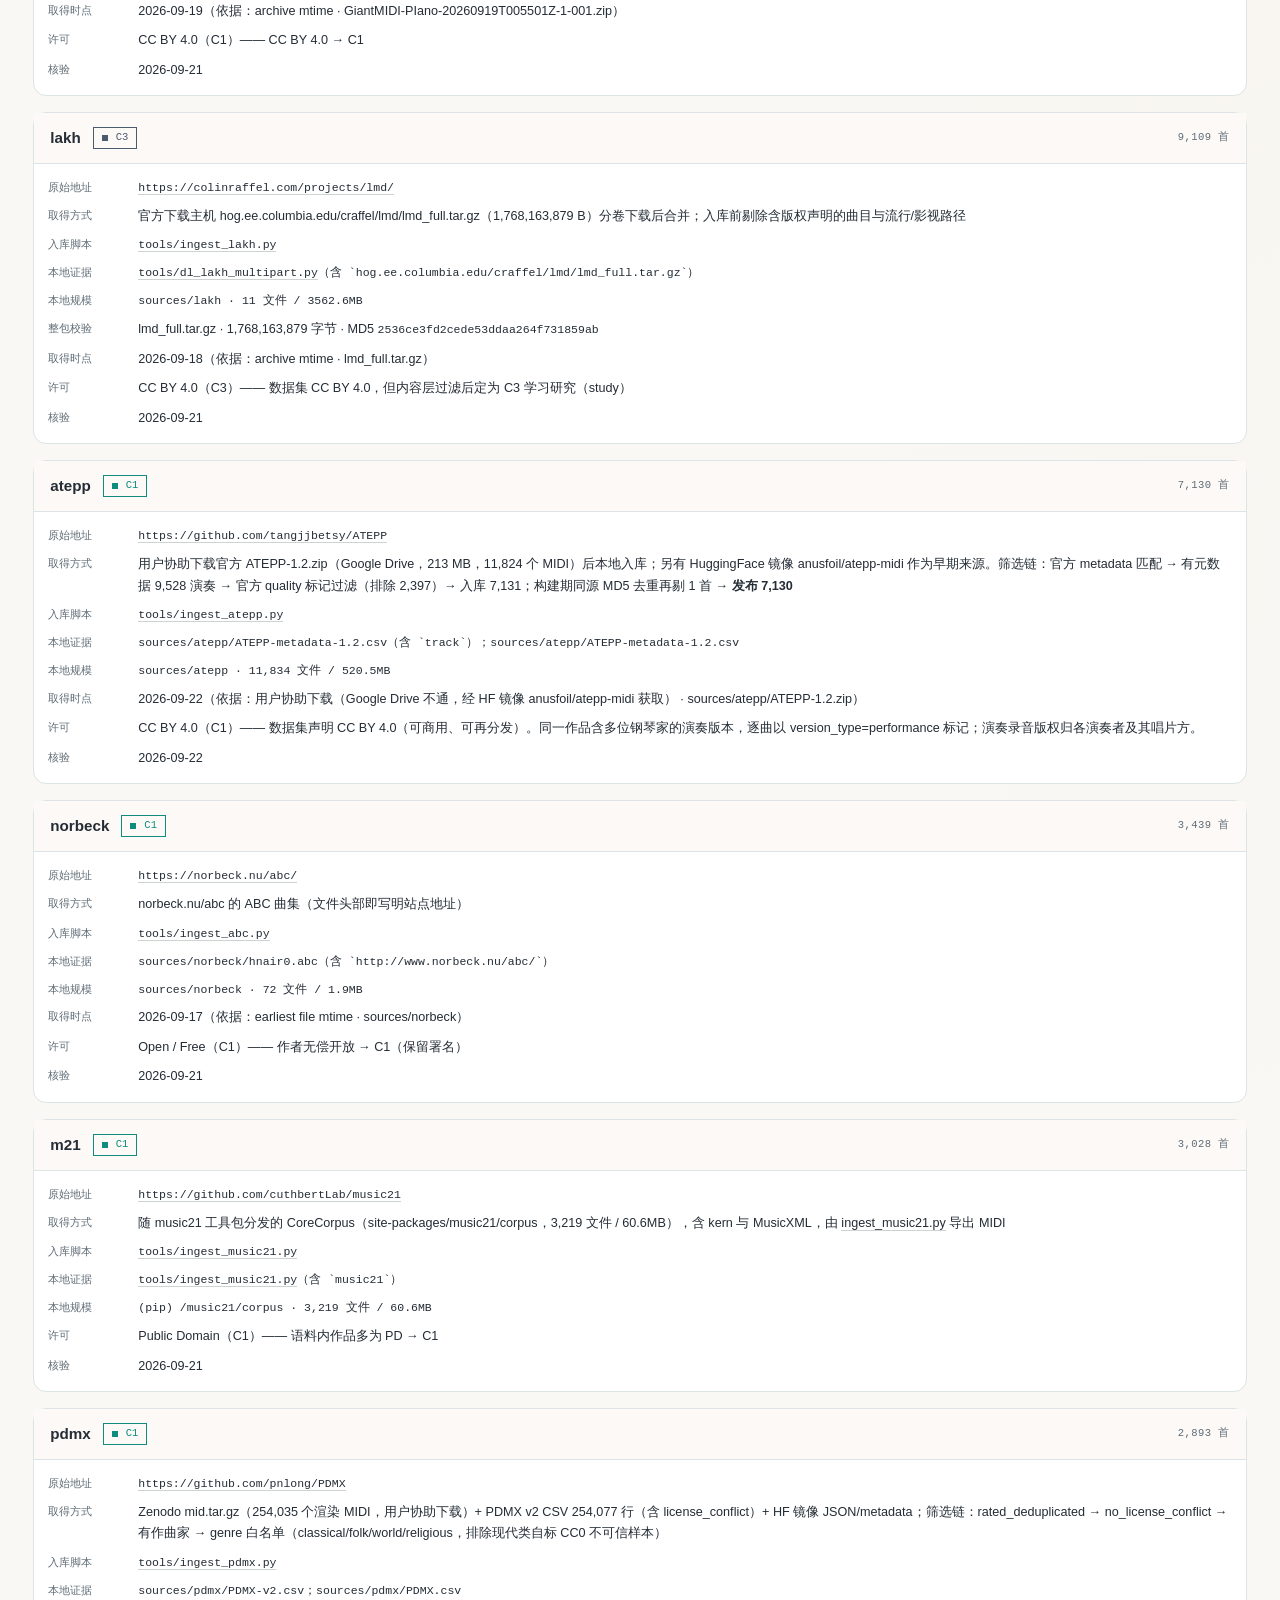
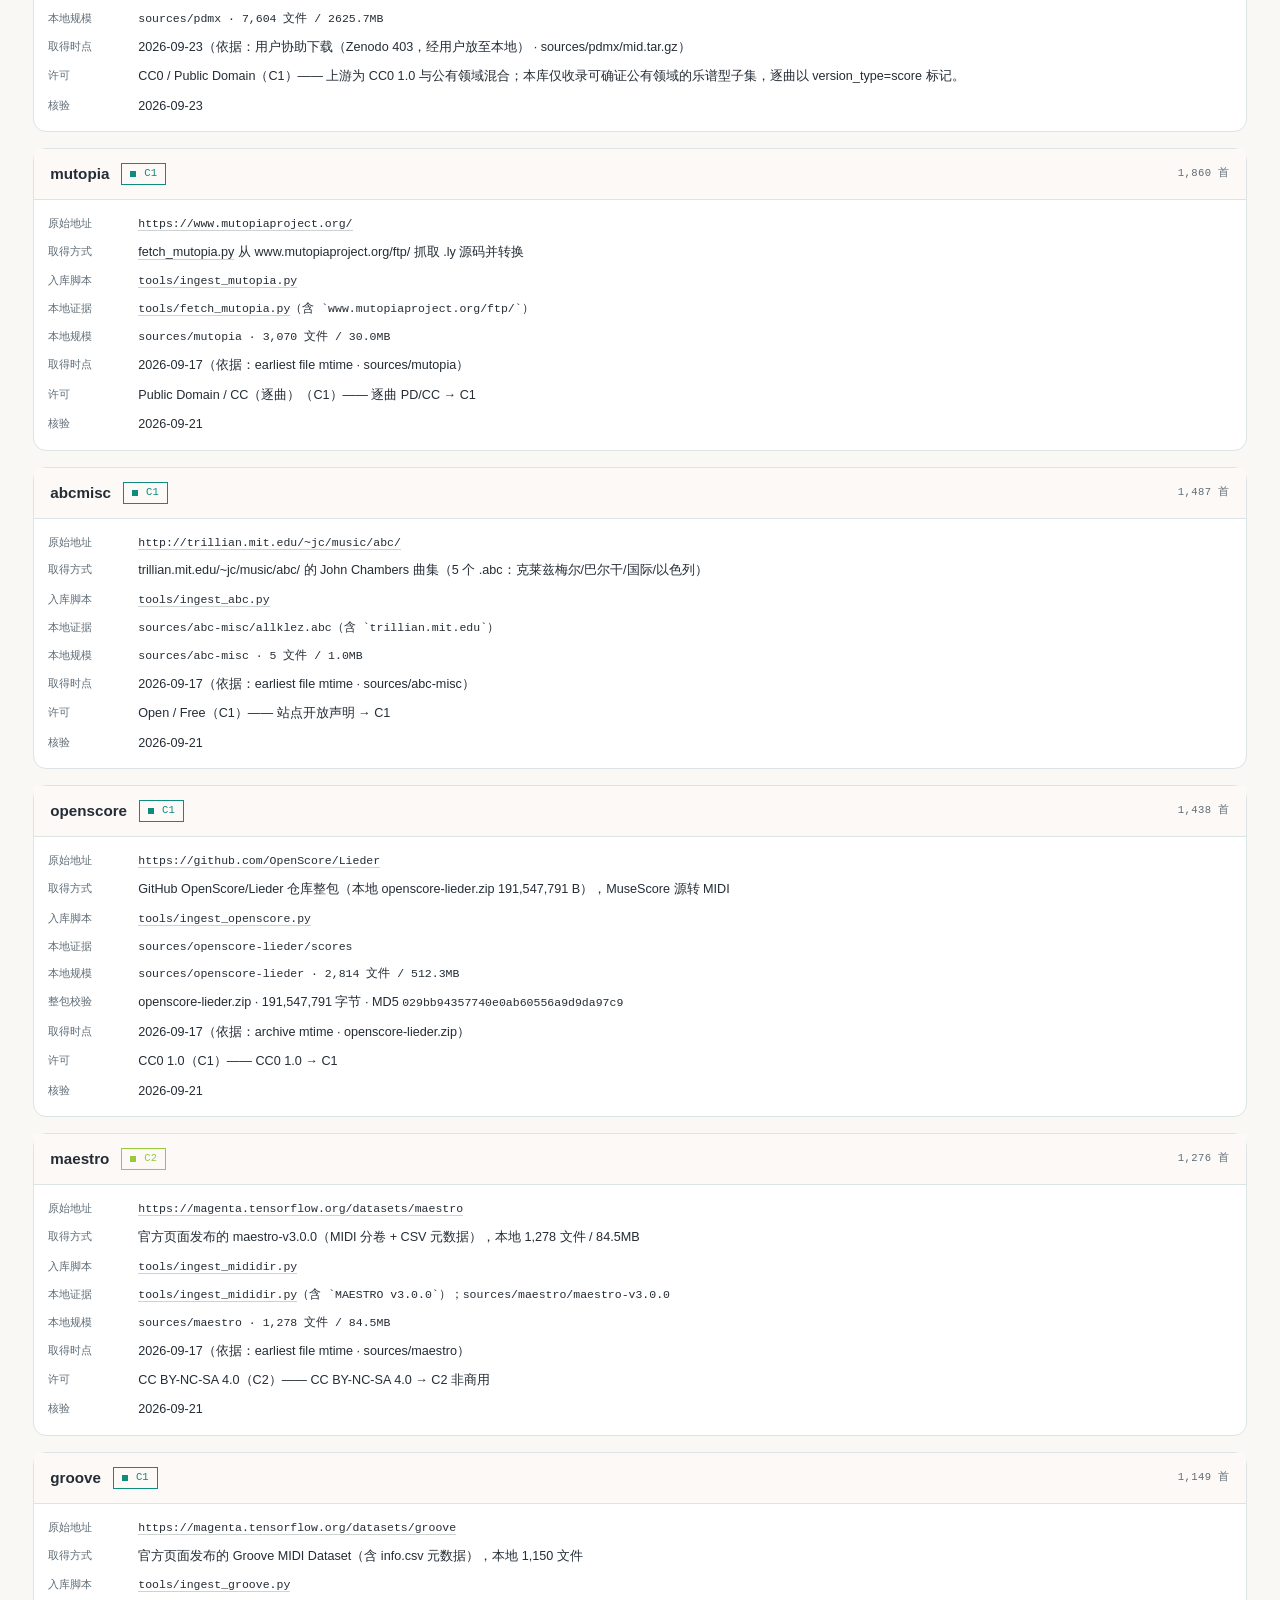
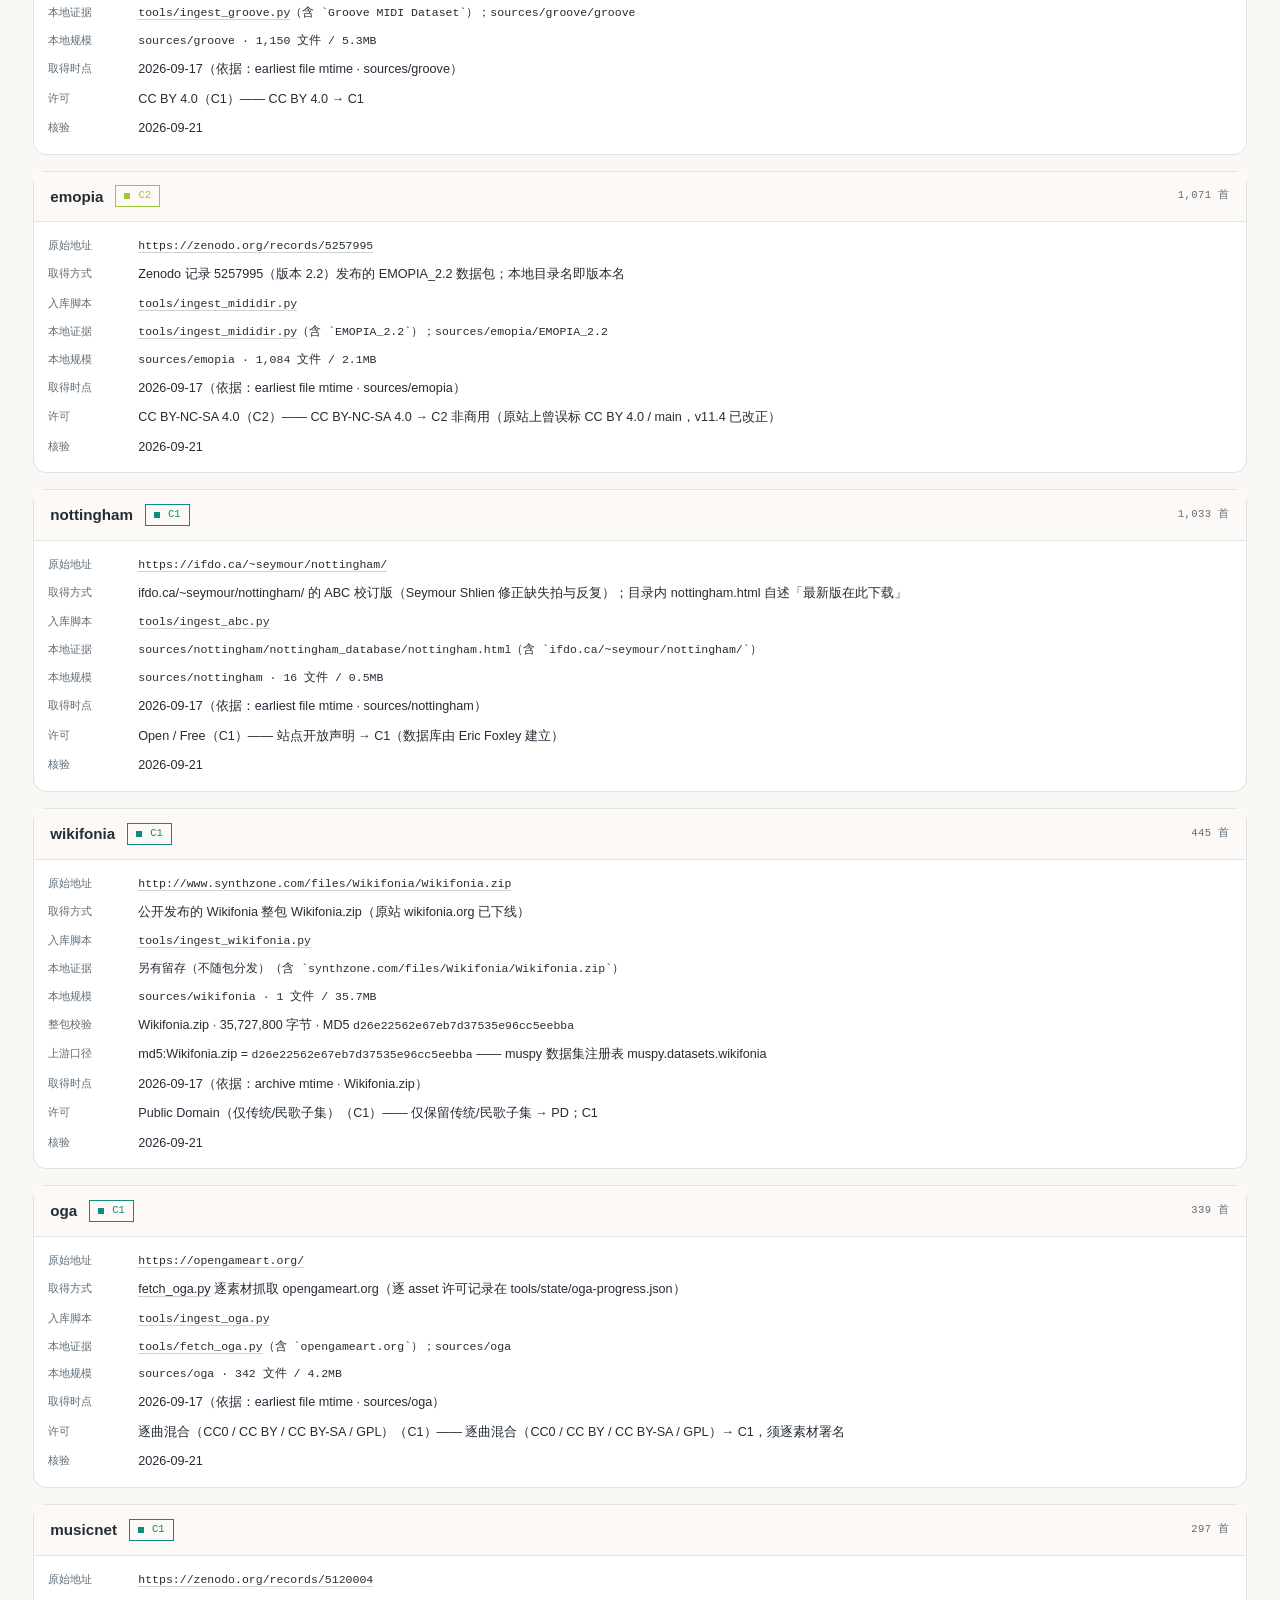
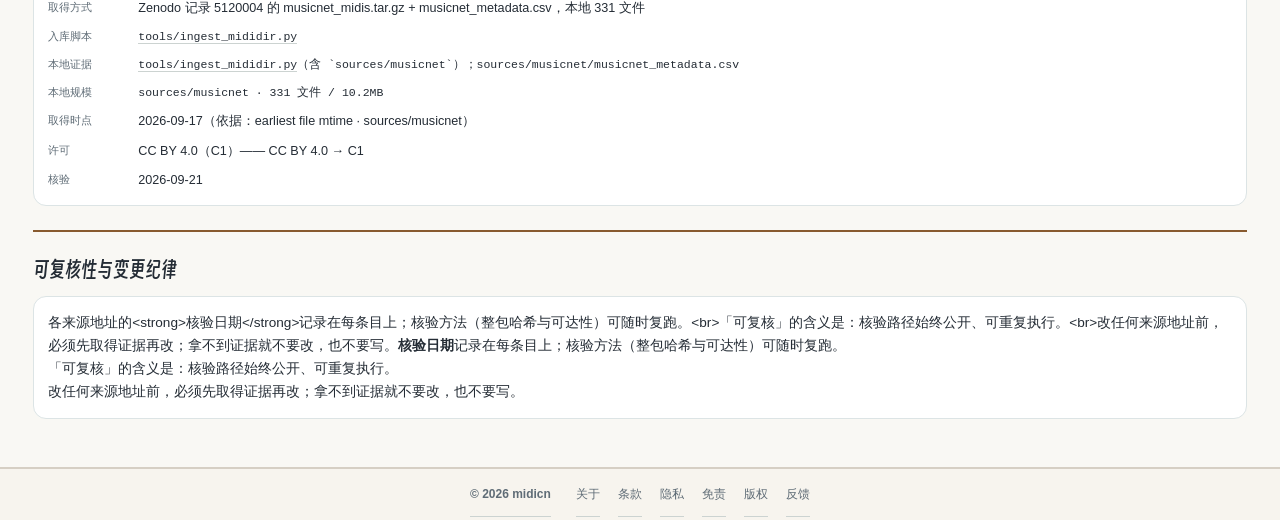
<file: provenance.html>
<!doctype html>
<html lang="zh-Hans" data-site="lib" data-lang="zh" data-design="v6" data-ui="clean" data-page="catalog" style="--site-accent:#c28a55;--site-text:#885a2f">
<head><meta charset="utf-8"><meta name="viewport" content="width=device-width,initial-scale=1,viewport-fit=cover">
<title>来源台账｜midicn</title><meta name="description" content="midicn 来源台账：每个来源的实际采集地址、取得方式、证据文件、整包校验值与核验日期。"><meta name="robots" content="index,follow,max-image-preview:large">
<link rel="canonical" href="https://lib.midicn.com/provenance.html">
<meta property="og:title" content="来源台账｜midicn"><meta property="og:description" content="midicn 来源台账：每个来源的实际采集地址、取得方式、证据文件、整包校验值与核验日期。"><meta property="og:type" content="website"><meta property="og:url" content="https://lib.midicn.com/provenance.html"><meta property="og:site_name" content="midicn · MIDI曲库"><meta property="og:locale" content="zh_CN"><meta property="og:image" content="https://lib.midicn.com/assets/social/share.64cc652c1042.png"><meta name="twitter:card" content="summary_large_image">
<meta property="og:image:width" content="1200"><meta property="og:image:height" content="630"><meta property="og:image:alt" content="midicn · MIDI曲库"><meta name="twitter:title" content="来源台账｜midicn"><meta name="twitter:description" content="midicn 来源台账：每个来源的实际采集地址、取得方式、证据文件、整包校验值与核验日期。"><meta name="twitter:image" content="https://lib.midicn.com/assets/social/share.64cc652c1042.png">
<link rel="alternate" type="text/plain" title="midicn discovery index" href="https://lib.midicn.com/llms.txt">
<meta name="theme-color" content="#c28a55"><link rel="manifest" href="manifest.json"><link rel="apple-touch-icon" href="assets/core/icons/icon-192.png"><link rel="icon" href="favicon.ico" sizes="16x16 32x32 48x48"><link rel="icon" href="favicon.svg" type="image/svg+xml" sizes="any">
<script>(()=>{try{const a=document.cookie.split(';').map(x=>x.trim()).filter(x=>x.startsWith('midicn-theme=')).pop();const v=a?a.split('=')[1]:localStorage.getItem('midicn-theme');if(v==='light'||v==='dark')document.documentElement.dataset.theme=v}catch{}})();</script><link rel="preload" as="font" type="font/woff2" href="assets/fonts/p.826e74b4fe.5a504ce71f0f.woff2" crossorigin><style>@font-face{font-family:"Smiley Sans";src:url("assets/fonts/p.826e74b4fe.5a504ce71f0f.woff2") format("woff2");font-display:swap}</style><link rel="stylesheet" href="assets/ui/base.5c5114daea61.css"><link rel="stylesheet" href="assets/ui/lib-provenance.16836ff2d689.css"><script type="application/ld+json">{"@context":"https://schema.org","@graph":[{"@type":"Organization","@id":"https://midicn.com/#organization","name":"midicn","alternateName":["MIDI音乐","MIDI Music","中国MIDI音乐"],"url":"https://midicn.com/","logo":{"@type":"ImageObject","url":"https://midicn.com/assets/core/icons/icon-512.png"}},{"@type":"WebSite","@id":"https://lib.midicn.com/#website","url":"https://lib.midicn.com/","name":"MIDI曲库 · midicn","alternateName":["Library","midicn · MIDI曲库"],"publisher":{"@id":"https://midicn.com/#organization"},"inLanguage":"zh-Hans"},{"@type":"CollectionPage","@id":"https://lib.midicn.com/provenance.html#webpage","url":"https://lib.midicn.com/provenance.html","name":"来源台账｜midicn","description":"midicn 来源台账：每个来源的实际采集地址、取得方式、证据文件、整包校验值与核验日期。","inLanguage":"zh-Hans","isPartOf":{"@id":"https://lib.midicn.com/#website"},"publisher":{"@id":"https://midicn.com/#organization"}}]}</script></head>
<body><a class="skip-link" href="#main" data-zh="跳至正文" data-en="Skip to content">跳至正文</a>
<header class="site-header">
<a class="site-brand" href="https://midicn.com/" data-zh-href="https://midicn.com/" data-en-href="https://midicn.com/en/" data-zh-label="midicn" data-en-label="midicn" aria-label="midicn"><span class="jf-stack"><svg viewBox="0 0 32 32" width="32" height="32" class="jf jf-idle" aria-hidden="true"><path d="M4 17A12 12 0 0 1 28 17Z" fill="none" stroke="var(--accent)" stroke-width="2.1"/><path d="M8 17V25.0" stroke="var(--accent)" stroke-width="2.8" stroke-linecap="round" fill="none"/><path d="M13 17V25.0" stroke="var(--accent)" stroke-width="2.8" stroke-linecap="round" fill="none"/><path d="M18 17V25.0" stroke="var(--accent)" stroke-width="2.8" stroke-linecap="round" fill="none"/><path d="M23 17V25.0" stroke="var(--accent)" stroke-width="2.8" stroke-linecap="round" fill="none"/></svg></span><b data-zh="midicn" data-en="midicn">midicn</b></a>
<nav class="site-task-nav" data-zh-label="全站导航" data-en-label="Main navigation" aria-label="全站导航"><a href="https://midicn.com/" data-zh="首页" data-en="Home" data-zh-href="https://midicn.com/" data-en-href="https://midicn.com/en/">首页</a><a href="https://midicn.com/learn/" data-zh-href="https://midicn.com/learn/" data-en-href="https://midicn.com/en/learn/" data-zh="学音乐" data-en="Learn">学音乐</a><a href="https://midicn.com/make/" data-zh-href="https://midicn.com/make/" data-en-href="https://midicn.com/en/make/" data-zh="做音乐" data-en="Create">做音乐</a><a href="https://lib.midicn.com/" data-zh="MIDI曲库" data-en="MIDI" data-zh-href="https://lib.midicn.com/" data-en-href="https://lib.midicn.com/" aria-current="page">MIDI曲库</a><a href="https://sf.midicn.com/" data-zh="音色库" data-en="SoundFonts" data-zh-href="https://sf.midicn.com/" data-en-href="https://sf.midicn.com/">音色库</a><a href="https://gloss.midicn.com/" data-zh="词典" data-en="Glossary" data-zh-href="https://gloss.midicn.com/" data-en-href="https://gloss.midicn.com/en/">词典</a><a data-directory-group="directory" href="https://nav.midicn.com/" data-zh="音乐导航" data-en="Directory" data-zh-href="https://nav.midicn.com/" data-en-href="https://nav.midicn.com/">音乐导航</a></nav>
<div class="site-actions"><a class="site-search" href="https://midicn.com/search/" data-zh-href="https://midicn.com/search/" data-en-href="https://midicn.com/en/search/" data-zh="搜索" data-en="Search">搜索</a>
<div class="site-switcher"><button id="navmenu-btn" type="button" aria-expanded="false" aria-controls="navmenu-panel" data-zh="MIDI曲库 ▾" data-en="MIDI Library ▾" data-zh-label="切换分站" data-en-label="Choose a site" aria-label="切换分站">MIDI曲库 ▾</button><nav id="navmenu-panel" class="site-menu" hidden aria-label="全部分站"><a href="https://midicn.com/" data-zh="首页" data-en="Home" data-zh-href="https://midicn.com/" data-en-href="https://midicn.com/en/"><span class="site-dot" style="--dot:#d9795c" aria-hidden="true"></span><span data-label>首页</span></a><a href="https://nav.midicn.com/" data-zh="音乐导航" data-en="Directory" data-zh-href="https://nav.midicn.com/" data-en-href="https://nav.midicn.com/"><span class="site-dot" style="--dot:#5caaa0" aria-hidden="true"></span><span data-label>音乐导航</span></a><a href="https://ai.midicn.com/" data-zh="AI做音乐" data-en="AI Music" data-zh-href="https://ai.midicn.com/" data-en-href="https://ai.midicn.com/en/"><span class="site-dot" style="--dot:#cb7993" aria-hidden="true"></span><span data-label>AI做音乐</span></a><a href="https://prod.midicn.com/" data-zh="音频" data-en="Audio" data-zh-href="https://prod.midicn.com/" data-en-href="https://prod.midicn.com/en/"><span class="site-dot" style="--dot:#61a9b2" aria-hidden="true"></span><span data-label>音频</span></a><a href="https://hist.midicn.com/" data-zh="音乐史" data-en="Music History" data-zh-href="https://hist.midicn.com/" data-en-href="https://hist.midicn.com/en/"><span class="site-dot" style="--dot:#c49a51" aria-hidden="true"></span><span data-label>音乐史</span></a><a href="https://theo.midicn.com/" data-zh="乐理" data-en="Theory" data-zh-href="https://theo.midicn.com/" data-en-href="https://theo.midicn.com/en/"><span class="site-dot" style="--dot:#9381c6" aria-hidden="true"></span><span data-label>乐理</span></a><a href="https://inst.midicn.com/" data-zh="乐器" data-en="Instruments" data-zh-href="https://inst.midicn.com/" data-en-href="https://inst.midicn.com/en/"><span class="site-dot" style="--dot:#7b9d68" aria-hidden="true"></span><span data-label>乐器</span></a><a href="https://gloss.midicn.com/" data-zh="词典" data-en="Dictionary" data-zh-href="https://gloss.midicn.com/" data-en-href="https://gloss.midicn.com/en/"><span class="site-dot" style="--dot:#a484ae" aria-hidden="true"></span><span data-label>词典</span></a><a href="https://lib.midicn.com/" data-zh="MIDI曲库" data-en="MIDI Library" data-zh-href="https://lib.midicn.com/" data-en-href="https://lib.midicn.com/" aria-current="page"><span class="site-dot" style="--dot:#c28a55" aria-hidden="true"></span><span data-label>MIDI曲库</span></a><a href="https://midi.midicn.com/" data-zh="MIDI下载" data-en="MIDI Downloads" data-zh-href="https://midi.midicn.com/" data-en-href="https://midi.midicn.com/"><span class="site-dot" style="--dot:#5ca69c" aria-hidden="true"></span><span data-label>MIDI下载</span></a><a href="https://zip.midicn.com/" data-zh="打包下载" data-en="Packs" data-zh-href="https://zip.midicn.com/" data-en-href="https://zip.midicn.com/"><span class="site-dot" style="--dot:#6995bd" aria-hidden="true"></span><span data-label>打包下载</span></a><a href="https://sf.midicn.com/" data-zh="音色库" data-en="SoundFonts" data-zh-href="https://sf.midicn.com/" data-en-href="https://sf.midicn.com/"><span class="site-dot" style="--dot:#818aca" aria-hidden="true"></span><span data-label>音色库</span></a></nav></div>
<button id="lang" type="button" data-zh-label="切换语言" data-en-label="Switch language" aria-label="切换语言">EN</button><button id="theme" type="button" aria-label="切换明暗">☾</button></div></header><main id="main" class="doc wide" tabindex="-1">
  <p class="meta" data-zh="档案 · 来源台账" data-en="ARCHIVE · PROVENANCE">档案 · 来源台账</p>
  <h1 data-zh="来源台账" data-en="Provenance ledger">来源台账</h1>
  <p class="lede" data-zh="本页回答一个问题：来源页上写的那个「原始地址」，凭什么说它是我们真正取得数据的地方？每个来源都给出地址、取得方式、本地证据文件、整包校验值与核验日期。"
     data-en="This page answers one question: what makes the address shown on the Sources page the place we actually obtained the data from? For every source: the address, how it was obtained, the local evidence file, package checksums and the verification date.">本页回答一个问题：来源页上写的那个「原始地址」，凭什么说它是我们真正取得数据的地方？每个来源都给出地址、取得方式、本地证据文件、整包校验值与核验日期。</p>
  <!-- 三个引用一律给到仓库里的真实位置：原来写的是裸路径 `<a href="https://github.com/midicn/midi-library/blob/main/tools/provenance.py" target="_blank" rel="noopener">tools/provenance.py</a>`
       （公开站上点不动，读起来像内部话），而 PROVENANCE.md 挂在 docs/ 下是 404 —— 它在仓根。 -->
  <p class="meta" data-zh="机器可读版 · 复核脚本 · 说明文档：" data-en="Machine-readable · verifier · write-up:">机器可读版 · 复核脚本 · 说明文档：
    <a href="https://github.com/midicn/midi-library/blob/main/provenance.json" target="_blank" rel="noopener">provenance.json</a> ·
    <a href="https://github.com/midicn/midi-library/blob/main/tools/provenance.py" target="_blank" rel="noopener">provenance.py</a> ·
    <a href="https://github.com/midicn/midi-library/blob/main/PROVENANCE.md" target="_blank" rel="noopener">PROVENANCE.md</a>
  </p>

  <div class="panel"><div class="panel-bd"><p><b>三条规则</b></p><p>① <b>地址唯一且真实</b>——每个来源只登记一个地址，等于我们实际取得数据的位置；不写泛泛的站点首页，不写凭印象猜的官网，更不写与数据无关的站点。</p><p>② <b>档位必须与数据一致</b>——C1 可商用 / C2 非商用 / C3 学习研究，逐曲写入目录的 <code>z</code> 字段；来源页标注与数据不一致即视为缺陷。</p><p>③ <b>可复核</b>——每条地址都有本地证据（数据自述 / 采集台账 / 校验值）与核验日期，并附可执行的复核脚本；校验值分三级，本地快照绝不冒充上游官方值。</p></div></div>

  <div class="stitle"><h2 data-zh="总表" data-en="Summary">总表</h2>
    <span class="spacer"></span><span class="meta">21 个来源 · 合计 133,667 首 · 核验 2026-09-21</span></div>
  <div class="panel"><div class="panel-bd"><dl class="dl"><dt>aria · C2 · 32,522</dt><dd class="addr"><a href="https://github.com/loubbrad/aria-midi" target="_blank" rel="noopener">https://github.com/loubbrad/aria-midi</a></dd><dt>thesession · C1 · 23,250</dt><dd class="addr"><a href="https://github.com/adactio/TheSession-data" target="_blank" rel="noopener">https://github.com/adactio/TheSession-data</a></dd><dt>cyberhymnal · C1 · 10,945</dt><dd class="addr"><a href="https://www.hymntime.com/tch/" target="_blank" rel="noopener">https://www.hymntime.com/tch/</a></dd><dt>chinafolk · C3 · 10,473</dt><dd class="addr"><a href="https://github.com/m-july/Anthology-of-Chinese-Folk-Songs" target="_blank" rel="noopener">https://github.com/m-july/Anthology-of-Chinese-Folk-Songs</a></dd><dt>essen · C1 · 10,373</dt><dd class="addr"><a href="https://www.esac-data.org/" target="_blank" rel="noopener">https://www.esac-data.org/</a></dd><dt>giantmidi · C1 · 10,110</dt><dd class="addr"><a href="https://github.com/bytedance/GiantMIDI-Piano" target="_blank" rel="noopener">https://github.com/bytedance/GiantMIDI-Piano</a></dd><dt>lakh · C3 · 9,109</dt><dd class="addr"><a href="https://colinraffel.com/projects/lmd/" target="_blank" rel="noopener">https://colinraffel.com/projects/lmd/</a></dd><dt>atepp · C1 · 7,130</dt><dd class="addr"><a href="https://github.com/tangjjbetsy/ATEPP" target="_blank" rel="noopener">https://github.com/tangjjbetsy/ATEPP</a></dd><dt>norbeck · C1 · 3,439</dt><dd class="addr"><a href="https://norbeck.nu/abc/" target="_blank" rel="noopener">https://norbeck.nu/abc/</a></dd><dt>m21 · C1 · 3,028</dt><dd class="addr"><a href="https://github.com/cuthbertLab/music21" target="_blank" rel="noopener">https://github.com/cuthbertLab/music21</a></dd><dt>pdmx · C1 · 2,893</dt><dd class="addr"><a href="https://github.com/pnlong/PDMX" target="_blank" rel="noopener">https://github.com/pnlong/PDMX</a></dd><dt>mutopia · C1 · 1,860</dt><dd class="addr"><a href="https://www.mutopiaproject.org/" target="_blank" rel="noopener">https://www.mutopiaproject.org/</a></dd><dt>abcmisc · C1 · 1,487</dt><dd class="addr"><a href="http://trillian.mit.edu/~jc/music/abc/" target="_blank" rel="noopener">http://trillian.mit.edu/~jc/music/abc/</a></dd><dt>openscore · C1 · 1,438</dt><dd class="addr"><a href="https://github.com/OpenScore/Lieder" target="_blank" rel="noopener">https://github.com/OpenScore/Lieder</a></dd><dt>maestro · C2 · 1,276</dt><dd class="addr"><a href="https://magenta.tensorflow.org/datasets/maestro" target="_blank" rel="noopener">https://magenta.tensorflow.org/datasets/maestro</a></dd><dt>groove · C1 · 1,149</dt><dd class="addr"><a href="https://magenta.tensorflow.org/datasets/groove" target="_blank" rel="noopener">https://magenta.tensorflow.org/datasets/groove</a></dd><dt>emopia · C2 · 1,071</dt><dd class="addr"><a href="https://zenodo.org/records/5257995" target="_blank" rel="noopener">https://zenodo.org/records/5257995</a></dd><dt>nottingham · C1 · 1,033</dt><dd class="addr"><a href="https://ifdo.ca/~seymour/nottingham/" target="_blank" rel="noopener">https://ifdo.ca/~seymour/nottingham/</a></dd><dt>wikifonia · C1 · 445</dt><dd class="addr"><a href="http://www.synthzone.com/files/Wikifonia/Wikifonia.zip" target="_blank" rel="noopener">http://www.synthzone.com/files/Wikifonia/Wikifonia.zip</a></dd><dt>oga · C1 · 339</dt><dd class="addr"><a href="https://opengameart.org/" target="_blank" rel="noopener">https://opengameart.org/</a></dd><dt>musicnet · C1 · 297</dt><dd class="addr"><a href="https://zenodo.org/records/5120004" target="_blank" rel="noopener">https://zenodo.org/records/5120004</a></dd></dl></div></div>

  <div class="stitle"><h2 data-zh="逐源明细" data-en="Per source">逐源明细</h2></div>
  <div id="list"><div class="panel pc"><div class="panel-hd"><b style="font-size:var(--fs-16)">aria</b><span class="lic c2">C2</span><span style="margin-left:auto"></span><span class="meta">32,522 首</span></div><div class="panel-bd"><dl class="dl"><dt>原始地址</dt><dd class="addr"><a href="https://github.com/loubbrad/aria-midi" target="_blank" rel="noopener">https://github.com/loubbrad/aria-midi</a></dd><dt>取得方式</dt><dd>GitHub 仓库克隆（Unique 子集，32,522 首；仓库 README 自述 ICLR 2025 Bradshaw &amp; Colton）</dd><dt>入库脚本</dt><dd class="addr"><a href="https://github.com/midicn/midi-library/blob/main/tools/ingest_aria.py" target="_blank" rel="noopener">tools/ingest_aria.py</a></dd><dt>本地证据</dt><dd class="addr">sources/ariamidi/README.md（含 `github.com/loubbrad/aria-midi`）</dd><dt>本地规模</dt><dd class="addr">sources/ariamidi · 32,578 文件 / 513.5MB</dd><dt>取得时点</dt><dd>2025-04-08（依据：earliest file mtime · sources/ariamidi）</dd><dt>许可</dt><dd>CC BY-NC-SA 4.0（C2）—— CC BY-NC-SA 4.0（非商用 · 相同方式共享）→ C2</dd><dt>核验</dt><dd>2026-09-21</dd></dl></div></div><div class="panel pc"><div class="panel-hd"><b style="font-size:var(--fs-16)">thesession</b><span class="lic c1">C1</span><span style="margin-left:auto"></span><span class="meta">23,250 首</span></div><div class="panel-bd"><dl class="dl"><dt>原始地址</dt><dd class="addr"><a href="https://github.com/adactio/TheSession-data" target="_blank" rel="noopener">https://github.com/adactio/TheSession-data</a></dd><dt>取得方式</dt><dd>官方数据转储仓库整包（周更 CSV/JSON，含 tunes.csv / sets.csv / thesession.db），本地 ZIP 归档</dd><dt>入库脚本</dt><dd class="addr"><a href="https://github.com/midicn/midi-library/blob/main/tools/ingest_abc.py" target="_blank" rel="noopener">tools/ingest_abc.py</a></dd><dt>本地证据</dt><dd class="addr">sources/thesession-data/README.mdown（含 `The Session`）；sources/thesession-data/.gitattributes（含 `lfs`）</dd><dt>本地规模</dt><dd class="addr">sources/thesession-data · 24 文件 / 197.2MB</dd><dt>整包校验</dt><dd>thesession-data.zip · 50,307,527 字节 · MD5 <span class="addr">e951ebb0faaf49c99e2c252d009bc1a3</span></dd><dt>取得时点</dt><dd>2026-09-17（依据：archive mtime · thesession-data.zip）</dd><dt>许可</dt><dd>CC BY-SA 4.0（C1）—— CC BY-SA 4.0 <strong>+ 附加「禁止用于大语言模型」条款</strong>：不得用大模型使用/改编/修改/处理该素材（含训练 LLM、借助 LLM 工具处理、并入 LLM 相关应用），仅无障碍方案有豁免 → C1（但受该附加条款约束）</dd><dt>核验</dt><dd>2026-09-21</dd></dl></div></div><div class="panel pc"><div class="panel-hd"><b style="font-size:var(--fs-16)">cyberhymnal</b><span class="lic c1">C1</span><span style="margin-left:auto"></span><span class="meta">10,945 首</span></div><div class="panel-bd"><dl class="dl"><dt>原始地址</dt><dd class="addr"><a href="https://www.hymntime.com/tch/" target="_blank" rel="noopener">https://www.hymntime.com/tch/</a></dd><dt>取得方式</dt><dd>hymntime.com/tch 的官方索引与 MIDI 整包（tch-idx / tch-mida 7z + 按字母分卷）</dd><dt>入库脚本</dt><dd class="addr"><a href="https://github.com/midicn/midi-library/blob/main/tools/ingest_cyberhymnal.py" target="_blank" rel="noopener">tools/ingest_cyberhymnal.py</a></dd><dt>本地证据</dt><dd class="addr">sources/cyberhymnal/idx/tch-idx.txt（含 `The Cyber Hymnal`）</dd><dt>本地规模</dt><dd class="addr">sources/cyberhymnal · 13,647 文件 / 38.8MB</dd><dt>取得时点</dt><dd>2004-02-12（依据：earliest file mtime · sources/cyberhymnal）</dd><dt>许可</dt><dd>Public Domain（C1）—— 公有领域（PD）→ C1</dd><dt>核验</dt><dd>2026-09-21</dd></dl></div></div><div class="panel pc"><div class="panel-hd"><b style="font-size:var(--fs-16)">chinafolk</b><span class="lic c3">C3</span><span style="margin-left:auto"></span><span class="meta">10,473 首</span></div><div class="panel-bd"><dl class="dl"><dt>原始地址</dt><dd class="addr"><a href="https://github.com/m-july/Anthology-of-Chinese-Folk-Songs" target="_blank" rel="noopener">https://github.com/m-july/Anthology-of-Chinese-Folk-Songs</a></dd><dt>取得方式</dt><dd>GitHub 公开的《中国民间歌曲集成》OMR 数字化项目整包（14 卷 MIDI，按省份分目录；本地 china-folk.zip 844,201,672 B）</dd><dt>入库脚本</dt><dd class="addr"><a href="https://github.com/midicn/midi-library/blob/main/tools/ingest_chinafolk.py" target="_blank" rel="noopener">tools/ingest_chinafolk.py</a></dd><dt>本地证据</dt><dd class="addr">另有留存（不随包分发）（含 `github.com/m-july/Anthology-of-Chinese-Folk-Songs`）；sources/china-folk/lyrics-included/beijing</dd><dt>本地规模</dt><dd class="addr">sources/china-folk · 20,960 文件 / 306.3MB</dd><dt>取得时点</dt><dd>2026-09-17（依据：earliest file mtime · sources/china-folk）</dd><dt>许可</dt><dd>传统音乐 · 学习研究（C3）—— 上游未声明许可 → 定为 TRADITIONAL-STUDY，C3 仅学习研究</dd><dt>核验</dt><dd>2026-09-21</dd></dl></div></div><div class="panel pc"><div class="panel-hd"><b style="font-size:var(--fs-16)">essen</b><span class="lic c1">C1</span><span style="margin-left:auto"></span><span class="meta">10,373 首</span></div><div class="panel-bd"><dl class="dl"><dt>原始地址</dt><dd class="addr"><a href="https://www.esac-data.org/" target="_blank" rel="noopener">https://www.esac-data.org/</a></dd><dt>取得方式</dt><dd>esac-data.org 的 EsAC 数据库（原生 .sm 编码与 .abc 转写成对，共 81 文件）</dd><dt>入库脚本</dt><dd class="addr"><a href="https://github.com/midicn/midi-library/blob/main/tools/ingest_abc.py" target="_blank" rel="noopener">tools/ingest_abc.py</a></dd><dt>本地证据</dt><dd class="addr">sources/essen/esac/dva0.sm（含 `REG[`）；sources/essen/esac/HAN1.abc（含 `O: China`）</dd><dt>本地规模</dt><dd class="addr">sources/essen · 81 文件 / 7.1MB</dd><dt>取得时点</dt><dd>2026-09-17（依据：earliest file mtime · sources/essen）</dd><dt>许可</dt><dd>Public Domain / Open（C1）—— 站点开放声明 → C1；含少量受限条目（见来源页备注）</dd><dt>核验</dt><dd>2026-09-21</dd></dl></div></div><div class="panel pc"><div class="panel-hd"><b style="font-size:var(--fs-16)">giantmidi</b><span class="lic c1">C1</span><span style="margin-left:auto"></span><span class="meta">10,110 首</span></div><div class="panel-bd"><dl class="dl"><dt>原始地址</dt><dd class="addr"><a href="https://github.com/bytedance/GiantMIDI-Piano" target="_blank" rel="noopener">https://github.com/bytedance/GiantMIDI-Piano</a></dd><dt>取得方式</dt><dd>官方仓库 + disclaimer.md 指明的官方网盘（Google Drive / 百度网盘）下载 MIDI 整包 midis_v1.2.zip 192,678,627 B，与官方 README 所述「stable version (193 MB)」一致</dd><dt>入库脚本</dt><dd class="addr"><a href="https://github.com/midicn/midi-library/blob/main/tools/ingest_giantmidi.py" target="_blank" rel="noopener">tools/ingest_giantmidi.py</a></dd><dt>本地证据</dt><dd class="addr">sources/giantmidi/extracted/GiantMIDI-PIano/README.md（含 `github.com/bytedance/GiantMIDI-Piano`）</dd><dt>本地规模</dt><dd class="addr">sources/giantmidi · 10,860 文件 / 959.9MB</dd><dt>整包校验</dt><dd>GiantMIDI-PIano-20260919T005501Z-1-001.zip · 335,559,541 字节 · MD5 <span class="addr">2743966fa349908fe5bc21503e897acb</span></dd><dt>整包校验</dt><dd>midis_v1.2.zip · 192,678,627 字节 · MD5 <span class="addr">aaece5750b0cfe30b6a3be5c7bb14f83</span></dd><dt>整包校验</dt><dd>surname_checked_midis_v1.2.zip · 135,604,744 字节 · MD5 <span class="addr">0bc634338b156cadababd99f8da03470</span></dd><dt>上游口径</dt><dd>size:midis_v1.2.zip = <span class="addr">192,678,627 B ≈ 193 MB</span> —— GiantMIDI-Piano README「stable version of GiantMIDI-Piano (193 MB)」</dd><dt>取得时点</dt><dd>2026-09-19（依据：archive mtime · GiantMIDI-PIano-20260919T005501Z-1-001.zip）</dd><dt>许可</dt><dd>CC BY 4.0（C1）—— CC BY 4.0 → C1</dd><dt>核验</dt><dd>2026-09-21</dd></dl></div></div><div class="panel pc"><div class="panel-hd"><b style="font-size:var(--fs-16)">lakh</b><span class="lic c3">C3</span><span style="margin-left:auto"></span><span class="meta">9,109 首</span></div><div class="panel-bd"><dl class="dl"><dt>原始地址</dt><dd class="addr"><a href="https://colinraffel.com/projects/lmd/" target="_blank" rel="noopener">https://colinraffel.com/projects/lmd/</a></dd><dt>取得方式</dt><dd>官方下载主机 hog.ee.columbia.edu/craffel/lmd/lmd_full.tar.gz（1,768,163,879 B）分卷下载后合并；入库前剔除含版权声明的曲目与流行/影视路径</dd><dt>入库脚本</dt><dd class="addr"><a href="https://github.com/midicn/midi-library/blob/main/tools/ingest_lakh.py" target="_blank" rel="noopener">tools/ingest_lakh.py</a></dd><dt>本地证据</dt><dd class="addr"><a href="https://github.com/midicn/midi-library/blob/main/tools/dl_lakh_multipart.py" target="_blank" rel="noopener">tools/dl_lakh_multipart.py</a>（含 `hog.ee.columbia.edu/craffel/lmd/lmd_full.tar.gz`）</dd><dt>本地规模</dt><dd class="addr">sources/lakh · 11 文件 / 3562.6MB</dd><dt>整包校验</dt><dd>lmd_full.tar.gz · 1,768,163,879 字节 · MD5 <span class="addr">2536ce3fd2cede53ddaa264f731859ab</span></dd><dt>取得时点</dt><dd>2026-09-18（依据：archive mtime · lmd_full.tar.gz）</dd><dt>许可</dt><dd>CC BY 4.0（C3）—— 数据集 CC BY 4.0，但内容层过滤后定为 C3 学习研究（study）</dd><dt>核验</dt><dd>2026-09-21</dd></dl></div></div><div class="panel pc"><div class="panel-hd"><b style="font-size:var(--fs-16)">atepp</b><span class="lic c1">C1</span><span style="margin-left:auto"></span><span class="meta">7,130 首</span></div><div class="panel-bd"><dl class="dl"><dt>原始地址</dt><dd class="addr"><a href="https://github.com/tangjjbetsy/ATEPP" target="_blank" rel="noopener">https://github.com/tangjjbetsy/ATEPP</a></dd><dt>取得方式</dt><dd>用户协助下载官方 ATEPP-1.2.zip（Google Drive，213 MB，11,824 个 MIDI）后本地入库；另有 HuggingFace 镜像 anusfoil/atepp-midi 作为早期来源。筛选链：官方 metadata 匹配 → 有元数据 9,528 演奏 → 官方 quality 标记过滤（排除 2,397）→ 入库 7,131；构建期同源 MD5 去重再剔 1 首 → <strong>发布 7,130</strong></dd><dt>入库脚本</dt><dd class="addr"><a href="https://github.com/midicn/midi-library/blob/main/tools/ingest_atepp.py" target="_blank" rel="noopener">tools/ingest_atepp.py</a></dd><dt>本地证据</dt><dd class="addr">sources/atepp/ATEPP-metadata-1.2.csv（含 `track`）；sources/atepp/ATEPP-metadata-1.2.csv</dd><dt>本地规模</dt><dd class="addr">sources/atepp · 11,834 文件 / 520.5MB</dd><dt>取得时点</dt><dd>2026-09-22（依据：用户协助下载（Google Drive 不通，经 HF 镜像 anusfoil/atepp-midi 获取） · sources/atepp/ATEPP-1.2.zip）</dd><dt>许可</dt><dd>CC BY 4.0（C1）—— 数据集声明 CC BY 4.0（可商用、可再分发）。同一作品含多位钢琴家的演奏版本，逐曲以 version_type=performance 标记；演奏录音版权归各演奏者及其唱片方。</dd><dt>核验</dt><dd>2026-09-22</dd></dl></div></div><div class="panel pc"><div class="panel-hd"><b style="font-size:var(--fs-16)">norbeck</b><span class="lic c1">C1</span><span style="margin-left:auto"></span><span class="meta">3,439 首</span></div><div class="panel-bd"><dl class="dl"><dt>原始地址</dt><dd class="addr"><a href="https://norbeck.nu/abc/" target="_blank" rel="noopener">https://norbeck.nu/abc/</a></dd><dt>取得方式</dt><dd>norbeck.nu/abc 的 ABC 曲集（文件头部即写明站点地址）</dd><dt>入库脚本</dt><dd class="addr"><a href="https://github.com/midicn/midi-library/blob/main/tools/ingest_abc.py" target="_blank" rel="noopener">tools/ingest_abc.py</a></dd><dt>本地证据</dt><dd class="addr">sources/norbeck/hnair0.abc（含 `http://www.norbeck.nu/abc/`）</dd><dt>本地规模</dt><dd class="addr">sources/norbeck · 72 文件 / 1.9MB</dd><dt>取得时点</dt><dd>2026-09-17（依据：earliest file mtime · sources/norbeck）</dd><dt>许可</dt><dd>Open / Free（C1）—— 作者无偿开放 → C1（保留署名）</dd><dt>核验</dt><dd>2026-09-21</dd></dl></div></div><div class="panel pc"><div class="panel-hd"><b style="font-size:var(--fs-16)">m21</b><span class="lic c1">C1</span><span style="margin-left:auto"></span><span class="meta">3,028 首</span></div><div class="panel-bd"><dl class="dl"><dt>原始地址</dt><dd class="addr"><a href="https://github.com/cuthbertLab/music21" target="_blank" rel="noopener">https://github.com/cuthbertLab/music21</a></dd><dt>取得方式</dt><dd>随 music21 工具包分发的 CoreCorpus（site-packages/music21/corpus，3,219 文件 / 60.6MB），含 kern 与 MusicXML，由 <a href="https://github.com/midicn/midi-library/blob/main/tools/ingest_music21.py" target="_blank" rel="noopener">ingest_music21.py</a> 导出 MIDI</dd><dt>入库脚本</dt><dd class="addr"><a href="https://github.com/midicn/midi-library/blob/main/tools/ingest_music21.py" target="_blank" rel="noopener">tools/ingest_music21.py</a></dd><dt>本地证据</dt><dd class="addr"><a href="https://github.com/midicn/midi-library/blob/main/tools/ingest_music21.py" target="_blank" rel="noopener">tools/ingest_music21.py</a>（含 `music21`）</dd><dt>本地规模</dt><dd class="addr">(pip) /music21/corpus · 3,219 文件 / 60.6MB</dd><dt>许可</dt><dd>Public Domain（C1）—— 语料内作品多为 PD → C1</dd><dt>核验</dt><dd>2026-09-21</dd></dl></div></div><div class="panel pc"><div class="panel-hd"><b style="font-size:var(--fs-16)">pdmx</b><span class="lic c1">C1</span><span style="margin-left:auto"></span><span class="meta">2,893 首</span></div><div class="panel-bd"><dl class="dl"><dt>原始地址</dt><dd class="addr"><a href="https://github.com/pnlong/PDMX" target="_blank" rel="noopener">https://github.com/pnlong/PDMX</a></dd><dt>取得方式</dt><dd>Zenodo mid.tar.gz（254,035 个渲染 MIDI，用户协助下载）+ PDMX v2 CSV 254,077 行（含 license_conflict）+ HF 镜像 JSON/metadata；筛选链：rated_deduplicated → no_license_conflict → 有作曲家 → genre 白名单（classical/folk/world/religious，排除现代类自标 CC0 不可信样本）</dd><dt>入库脚本</dt><dd class="addr"><a href="https://github.com/midicn/midi-library/blob/main/tools/ingest_pdmx.py" target="_blank" rel="noopener">tools/ingest_pdmx.py</a></dd><dt>本地证据</dt><dd class="addr">sources/pdmx/PDMX-v2.csv；sources/pdmx/PDMX.csv</dd><dt>本地规模</dt><dd class="addr">sources/pdmx · 7,604 文件 / 2625.7MB</dd><dt>取得时点</dt><dd>2026-09-23（依据：用户协助下载（Zenodo 403，经用户放至本地） · sources/pdmx/mid.tar.gz）</dd><dt>许可</dt><dd>CC0 / Public Domain（C1）—— 上游为 CC0 1.0 与公有领域混合；本库仅收录可确证公有领域的乐谱型子集，逐曲以 version_type=score 标记。</dd><dt>核验</dt><dd>2026-09-23</dd></dl></div></div><div class="panel pc"><div class="panel-hd"><b style="font-size:var(--fs-16)">mutopia</b><span class="lic c1">C1</span><span style="margin-left:auto"></span><span class="meta">1,860 首</span></div><div class="panel-bd"><dl class="dl"><dt>原始地址</dt><dd class="addr"><a href="https://www.mutopiaproject.org/" target="_blank" rel="noopener">https://www.mutopiaproject.org/</a></dd><dt>取得方式</dt><dd><a href="https://github.com/midicn/midi-library/blob/main/tools/fetch_mutopia.py" target="_blank" rel="noopener">fetch_mutopia.py</a> 从 www.mutopiaproject.org/ftp/ 抓取 .ly 源码并转换</dd><dt>入库脚本</dt><dd class="addr"><a href="https://github.com/midicn/midi-library/blob/main/tools/ingest_mutopia.py" target="_blank" rel="noopener">tools/ingest_mutopia.py</a></dd><dt>本地证据</dt><dd class="addr"><a href="https://github.com/midicn/midi-library/blob/main/tools/fetch_mutopia.py" target="_blank" rel="noopener">tools/fetch_mutopia.py</a>（含 `www.mutopiaproject.org/ftp/`）</dd><dt>本地规模</dt><dd class="addr">sources/mutopia · 3,070 文件 / 30.0MB</dd><dt>取得时点</dt><dd>2026-09-17（依据：earliest file mtime · sources/mutopia）</dd><dt>许可</dt><dd>Public Domain / CC（逐曲）（C1）—— 逐曲 PD/CC → C1</dd><dt>核验</dt><dd>2026-09-21</dd></dl></div></div><div class="panel pc"><div class="panel-hd"><b style="font-size:var(--fs-16)">abcmisc</b><span class="lic c1">C1</span><span style="margin-left:auto"></span><span class="meta">1,487 首</span></div><div class="panel-bd"><dl class="dl"><dt>原始地址</dt><dd class="addr"><a href="http://trillian.mit.edu/~jc/music/abc/" target="_blank" rel="noopener">http://trillian.mit.edu/~jc/music/abc/</a></dd><dt>取得方式</dt><dd>trillian.mit.edu/~jc/music/abc/ 的 John Chambers 曲集（5 个 .abc：克莱兹梅尔/巴尔干/国际/以色列）</dd><dt>入库脚本</dt><dd class="addr"><a href="https://github.com/midicn/midi-library/blob/main/tools/ingest_abc.py" target="_blank" rel="noopener">tools/ingest_abc.py</a></dd><dt>本地证据</dt><dd class="addr">sources/abc-misc/allklez.abc（含 `trillian.mit.edu`）</dd><dt>本地规模</dt><dd class="addr">sources/abc-misc · 5 文件 / 1.0MB</dd><dt>取得时点</dt><dd>2026-09-17（依据：earliest file mtime · sources/abc-misc）</dd><dt>许可</dt><dd>Open / Free（C1）—— 站点开放声明 → C1</dd><dt>核验</dt><dd>2026-09-21</dd></dl></div></div><div class="panel pc"><div class="panel-hd"><b style="font-size:var(--fs-16)">openscore</b><span class="lic c1">C1</span><span style="margin-left:auto"></span><span class="meta">1,438 首</span></div><div class="panel-bd"><dl class="dl"><dt>原始地址</dt><dd class="addr"><a href="https://github.com/OpenScore/Lieder" target="_blank" rel="noopener">https://github.com/OpenScore/Lieder</a></dd><dt>取得方式</dt><dd>GitHub OpenScore/Lieder 仓库整包（本地 openscore-lieder.zip 191,547,791 B），MuseScore 源转 MIDI</dd><dt>入库脚本</dt><dd class="addr"><a href="https://github.com/midicn/midi-library/blob/main/tools/ingest_openscore.py" target="_blank" rel="noopener">tools/ingest_openscore.py</a></dd><dt>本地证据</dt><dd class="addr">sources/openscore-lieder/scores</dd><dt>本地规模</dt><dd class="addr">sources/openscore-lieder · 2,814 文件 / 512.3MB</dd><dt>整包校验</dt><dd>openscore-lieder.zip · 191,547,791 字节 · MD5 <span class="addr">029bb94357740e0ab60556a9d9da97c9</span></dd><dt>取得时点</dt><dd>2026-09-17（依据：archive mtime · openscore-lieder.zip）</dd><dt>许可</dt><dd>CC0 1.0（C1）—— CC0 1.0 → C1</dd><dt>核验</dt><dd>2026-09-21</dd></dl></div></div><div class="panel pc"><div class="panel-hd"><b style="font-size:var(--fs-16)">maestro</b><span class="lic c2">C2</span><span style="margin-left:auto"></span><span class="meta">1,276 首</span></div><div class="panel-bd"><dl class="dl"><dt>原始地址</dt><dd class="addr"><a href="https://magenta.tensorflow.org/datasets/maestro" target="_blank" rel="noopener">https://magenta.tensorflow.org/datasets/maestro</a></dd><dt>取得方式</dt><dd>官方页面发布的 maestro-v3.0.0（MIDI 分卷 + CSV 元数据），本地 1,278 文件 / 84.5MB</dd><dt>入库脚本</dt><dd class="addr"><a href="https://github.com/midicn/midi-library/blob/main/tools/ingest_mididir.py" target="_blank" rel="noopener">tools/ingest_mididir.py</a></dd><dt>本地证据</dt><dd class="addr"><a href="https://github.com/midicn/midi-library/blob/main/tools/ingest_mididir.py" target="_blank" rel="noopener">tools/ingest_mididir.py</a>（含 `MAESTRO v3.0.0`）；sources/maestro/maestro-v3.0.0</dd><dt>本地规模</dt><dd class="addr">sources/maestro · 1,278 文件 / 84.5MB</dd><dt>取得时点</dt><dd>2026-09-17（依据：earliest file mtime · sources/maestro）</dd><dt>许可</dt><dd>CC BY-NC-SA 4.0（C2）—— CC BY-NC-SA 4.0 → C2 非商用</dd><dt>核验</dt><dd>2026-09-21</dd></dl></div></div><div class="panel pc"><div class="panel-hd"><b style="font-size:var(--fs-16)">groove</b><span class="lic c1">C1</span><span style="margin-left:auto"></span><span class="meta">1,149 首</span></div><div class="panel-bd"><dl class="dl"><dt>原始地址</dt><dd class="addr"><a href="https://magenta.tensorflow.org/datasets/groove" target="_blank" rel="noopener">https://magenta.tensorflow.org/datasets/groove</a></dd><dt>取得方式</dt><dd>官方页面发布的 Groove MIDI Dataset（含 info.csv 元数据），本地 1,150 文件</dd><dt>入库脚本</dt><dd class="addr"><a href="https://github.com/midicn/midi-library/blob/main/tools/ingest_groove.py" target="_blank" rel="noopener">tools/ingest_groove.py</a></dd><dt>本地证据</dt><dd class="addr"><a href="https://github.com/midicn/midi-library/blob/main/tools/ingest_groove.py" target="_blank" rel="noopener">tools/ingest_groove.py</a>（含 `Groove MIDI Dataset`）；sources/groove/groove</dd><dt>本地规模</dt><dd class="addr">sources/groove · 1,150 文件 / 5.3MB</dd><dt>取得时点</dt><dd>2026-09-17（依据：earliest file mtime · sources/groove）</dd><dt>许可</dt><dd>CC BY 4.0（C1）—— CC BY 4.0 → C1</dd><dt>核验</dt><dd>2026-09-21</dd></dl></div></div><div class="panel pc"><div class="panel-hd"><b style="font-size:var(--fs-16)">emopia</b><span class="lic c2">C2</span><span style="margin-left:auto"></span><span class="meta">1,071 首</span></div><div class="panel-bd"><dl class="dl"><dt>原始地址</dt><dd class="addr"><a href="https://zenodo.org/records/5257995" target="_blank" rel="noopener">https://zenodo.org/records/5257995</a></dd><dt>取得方式</dt><dd>Zenodo 记录 5257995（版本 2.2）发布的 EMOPIA_2.2 数据包；本地目录名即版本名</dd><dt>入库脚本</dt><dd class="addr"><a href="https://github.com/midicn/midi-library/blob/main/tools/ingest_mididir.py" target="_blank" rel="noopener">tools/ingest_mididir.py</a></dd><dt>本地证据</dt><dd class="addr"><a href="https://github.com/midicn/midi-library/blob/main/tools/ingest_mididir.py" target="_blank" rel="noopener">tools/ingest_mididir.py</a>（含 `EMOPIA_2.2`）；sources/emopia/EMOPIA_2.2</dd><dt>本地规模</dt><dd class="addr">sources/emopia · 1,084 文件 / 2.1MB</dd><dt>取得时点</dt><dd>2026-09-17（依据：earliest file mtime · sources/emopia）</dd><dt>许可</dt><dd>CC BY-NC-SA 4.0（C2）—— CC BY-NC-SA 4.0 → C2 非商用（原站上曾误标 CC BY 4.0 / main，v11.4 已改正）</dd><dt>核验</dt><dd>2026-09-21</dd></dl></div></div><div class="panel pc"><div class="panel-hd"><b style="font-size:var(--fs-16)">nottingham</b><span class="lic c1">C1</span><span style="margin-left:auto"></span><span class="meta">1,033 首</span></div><div class="panel-bd"><dl class="dl"><dt>原始地址</dt><dd class="addr"><a href="https://ifdo.ca/~seymour/nottingham/" target="_blank" rel="noopener">https://ifdo.ca/~seymour/nottingham/</a></dd><dt>取得方式</dt><dd>ifdo.ca/~seymour/nottingham/ 的 ABC 校订版（Seymour Shlien 修正缺失拍与反复）；目录内 nottingham.html 自述「最新版在此下载」</dd><dt>入库脚本</dt><dd class="addr"><a href="https://github.com/midicn/midi-library/blob/main/tools/ingest_abc.py" target="_blank" rel="noopener">tools/ingest_abc.py</a></dd><dt>本地证据</dt><dd class="addr">sources/nottingham/nottingham_database/nottingham.html（含 `ifdo.ca/~seymour/nottingham/`）</dd><dt>本地规模</dt><dd class="addr">sources/nottingham · 16 文件 / 0.5MB</dd><dt>取得时点</dt><dd>2026-09-17（依据：earliest file mtime · sources/nottingham）</dd><dt>许可</dt><dd>Open / Free（C1）—— 站点开放声明 → C1（数据库由 Eric Foxley 建立）</dd><dt>核验</dt><dd>2026-09-21</dd></dl></div></div><div class="panel pc"><div class="panel-hd"><b style="font-size:var(--fs-16)">wikifonia</b><span class="lic c1">C1</span><span style="margin-left:auto"></span><span class="meta">445 首</span></div><div class="panel-bd"><dl class="dl"><dt>原始地址</dt><dd class="addr"><a href="http://www.synthzone.com/files/Wikifonia/Wikifonia.zip" target="_blank" rel="noopener">http://www.synthzone.com/files/Wikifonia/Wikifonia.zip</a></dd><dt>取得方式</dt><dd>公开发布的 Wikifonia 整包 Wikifonia.zip（原站 wikifonia.org 已下线）</dd><dt>入库脚本</dt><dd class="addr"><a href="https://github.com/midicn/midi-library/blob/main/tools/ingest_wikifonia.py" target="_blank" rel="noopener">tools/ingest_wikifonia.py</a></dd><dt>本地证据</dt><dd class="addr">另有留存（不随包分发）（含 `synthzone.com/files/Wikifonia/Wikifonia.zip`）</dd><dt>本地规模</dt><dd class="addr">sources/wikifonia · 1 文件 / 35.7MB</dd><dt>整包校验</dt><dd>Wikifonia.zip · 35,727,800 字节 · MD5 <span class="addr">d26e22562e67eb7d37535e96cc5eebba</span></dd><dt>上游口径</dt><dd>md5:Wikifonia.zip = <span class="addr">d26e22562e67eb7d37535e96cc5eebba</span> —— muspy 数据集注册表 muspy.datasets.wikifonia</dd><dt>取得时点</dt><dd>2026-09-17（依据：archive mtime · Wikifonia.zip）</dd><dt>许可</dt><dd>Public Domain（仅传统/民歌子集）（C1）—— 仅保留传统/民歌子集 → PD；C1</dd><dt>核验</dt><dd>2026-09-21</dd></dl></div></div><div class="panel pc"><div class="panel-hd"><b style="font-size:var(--fs-16)">oga</b><span class="lic c1">C1</span><span style="margin-left:auto"></span><span class="meta">339 首</span></div><div class="panel-bd"><dl class="dl"><dt>原始地址</dt><dd class="addr"><a href="https://opengameart.org/" target="_blank" rel="noopener">https://opengameart.org/</a></dd><dt>取得方式</dt><dd><a href="https://github.com/midicn/midi-library/blob/main/tools/fetch_oga.py" target="_blank" rel="noopener">fetch_oga.py</a> 逐素材抓取 opengameart.org（逐 asset 许可记录在 tools/state/oga-progress.json）</dd><dt>入库脚本</dt><dd class="addr"><a href="https://github.com/midicn/midi-library/blob/main/tools/ingest_oga.py" target="_blank" rel="noopener">tools/ingest_oga.py</a></dd><dt>本地证据</dt><dd class="addr"><a href="https://github.com/midicn/midi-library/blob/main/tools/fetch_oga.py" target="_blank" rel="noopener">tools/fetch_oga.py</a>（含 `opengameart.org`）；sources/oga</dd><dt>本地规模</dt><dd class="addr">sources/oga · 342 文件 / 4.2MB</dd><dt>取得时点</dt><dd>2026-09-17（依据：earliest file mtime · sources/oga）</dd><dt>许可</dt><dd>逐曲混合（CC0 / CC BY / CC BY-SA / GPL）（C1）—— 逐曲混合（CC0 / CC BY / CC BY-SA / GPL）→ C1，须逐素材署名</dd><dt>核验</dt><dd>2026-09-21</dd></dl></div></div><div class="panel pc"><div class="panel-hd"><b style="font-size:var(--fs-16)">musicnet</b><span class="lic c1">C1</span><span style="margin-left:auto"></span><span class="meta">297 首</span></div><div class="panel-bd"><dl class="dl"><dt>原始地址</dt><dd class="addr"><a href="https://zenodo.org/records/5120004" target="_blank" rel="noopener">https://zenodo.org/records/5120004</a></dd><dt>取得方式</dt><dd>Zenodo 记录 5120004 的 musicnet_midis.tar.gz + musicnet_metadata.csv，本地 331 文件</dd><dt>入库脚本</dt><dd class="addr"><a href="https://github.com/midicn/midi-library/blob/main/tools/ingest_mididir.py" target="_blank" rel="noopener">tools/ingest_mididir.py</a></dd><dt>本地证据</dt><dd class="addr"><a href="https://github.com/midicn/midi-library/blob/main/tools/ingest_mididir.py" target="_blank" rel="noopener">tools/ingest_mididir.py</a>（含 `sources/musicnet`）；sources/musicnet/musicnet_metadata.csv</dd><dt>本地规模</dt><dd class="addr">sources/musicnet · 331 文件 / 10.2MB</dd><dt>取得时点</dt><dd>2026-09-17（依据：earliest file mtime · sources/musicnet）</dd><dt>许可</dt><dd>CC BY 4.0（C1）—— CC BY 4.0 → C1</dd><dt>核验</dt><dd>2026-09-21</dd></dl></div></div></div>

  <div class="stitle"><h2 data-zh="可复核性与变更纪律" data-en="Verifiability">可复核性与变更纪律</h2></div>
  <div class="panel"><div class="panel-bd" data-zh="各来源地址的<strong>核验日期</strong>记录在每条目上；核验方法（整包哈希与可达性）可随时复跑。<br>「可复核」的含义是：核验路径始终公开、可重复执行。<br>改任何来源地址前，必须先取得证据再改；拿不到证据就不要改，也不要写。" data-en="The verification date of each source address is recorded on its entry; the verification method (archive hash and reachability) can be re-run at any time.<br>“Verifiable” means the verification path stays public and repeatable.<br>Never change a source address without evidence first — if there is no evidence, do not change it." data-rich>各来源地址的<strong>核验日期</strong>记录在每条目上；核验方法（整包哈希与可达性）可随时复跑。<br>「可复核」的含义是：核验路径始终公开、可重复执行。<br>改任何来源地址前，必须先取得证据再改；拿不到证据就不要改，也不要写。</div></div>
</main><p id="midicn-status" role="status" aria-live="polite"></p>
<nav class="site-bottom-nav" aria-label="Mobile navigation"><a href="https://midicn.com/" data-zh="首页" data-en="Home" data-zh-href="https://midicn.com/" data-en-href="https://midicn.com/en/">首页</a><a href="https://midicn.com/learn/" data-zh-href="https://midicn.com/learn/" data-en-href="https://midicn.com/en/learn/" data-zh="学习" data-en="Learn">学习</a><a href="https://midicn.com/make/" data-zh-href="https://midicn.com/make/" data-en-href="https://midicn.com/en/make/" data-zh="制作" data-en="Make">制作</a><a href="https://lib.midicn.com/" data-zh="MIDI库" data-en="MIDI" data-zh-href="https://lib.midicn.com/" data-en-href="https://lib.midicn.com/" aria-current="page">MIDI库</a><a href="https://sf.midicn.com/" data-zh="音色库" data-en="Sounds" data-zh-href="https://sf.midicn.com/" data-en-href="https://sf.midicn.com/">音色库</a><a href="https://nav.midicn.com/" data-zh="导航" data-en="Nav" data-zh-href="https://nav.midicn.com/" data-en-href="https://nav.midicn.com/">导航</a></nav><footer class="site-footer"><div class="footer-ad" data-footer-ad hidden><span class="footer-ad-label" data-zh="广告" data-en="Advertisement">广告</span>
<ins class="adsbygoogle" style="display:block" data-ad-client="ca-pub-0088997035636558" data-ad-slot="1813332933" data-ad-format="auto" data-full-width-responsive="true"></ins></div><div class="footer-line" data-locale="zh"><a class="footer-brand" href="https://midicn.com/">© 2026 midicn</a><nav aria-label="法律声明"><a class="footer-secondary" href="https://midicn.com/about/">关于</a><a href="https://midicn.com/legal/data/terms/">条款</a><a href="https://midicn.com/legal/privacy/">隐私</a><a href="https://midicn.com/legal/data/disclaimer/">免责</a><a href="https://midicn.com/legal/data/copyright/">版权</a><a class="footer-feedback" data-feedback href="https://github.com/midicn/midi-library/issues" rel="noopener">反馈</a></nav></div><div class="footer-line" data-locale="en" hidden><a class="footer-brand" href="https://midicn.com/en/">© 2026 midicn</a><nav aria-label="Legal"><a class="footer-secondary" href="https://midicn.com/en/about/">About</a><a href="https://midicn.com/en/legal/data/terms/">Terms</a><a href="https://midicn.com/en/legal/privacy/">Privacy</a><a href="https://midicn.com/en/legal/data/disclaimer/">Notice</a><a href="https://midicn.com/en/legal/data/copyright/">Rights</a><a class="footer-feedback" data-feedback href="https://github.com/midicn/midi-library/issues" rel="noopener">Feedback</a></nav></div><div class="page-metadata" hidden aria-hidden="true"><p id="footNote"></p><p id="footLic"></p><p id="footLegal"></p></div><noscript><nav class="no-script-sites" aria-label="All sites"><a href="https://nav.midicn.com/" data-zh="音乐导航" data-en="Directory" data-zh-href="https://nav.midicn.com/" data-en-href="https://nav.midicn.com/">音乐导航</a><a href="https://lib.midicn.com/" data-zh="MIDI曲库" data-en="MIDI Library" data-zh-href="https://lib.midicn.com/" data-en-href="https://lib.midicn.com/">MIDI曲库</a><a href="https://midi.midicn.com/" data-zh="MIDI下载" data-en="MIDI Downloads" data-zh-href="https://midi.midicn.com/" data-en-href="https://midi.midicn.com/">MIDI下载</a><a href="https://zip.midicn.com/" data-zh="打包下载" data-en="Packs" data-zh-href="https://zip.midicn.com/" data-en-href="https://zip.midicn.com/">打包下载</a><a href="https://sf.midicn.com/" data-zh="音色库" data-en="SoundFonts" data-zh-href="https://sf.midicn.com/" data-en-href="https://sf.midicn.com/">音色库</a><a href="https://midicn.com/" data-zh="首页" data-en="Home" data-zh-href="https://midicn.com/" data-en-href="https://midicn.com/en/">首页</a><a href="https://gloss.midicn.com/" data-zh="词典" data-en="Dictionary" data-zh-href="https://gloss.midicn.com/" data-en-href="https://gloss.midicn.com/en/">词典</a><a href="https://hist.midicn.com/" data-zh="音乐史" data-en="Music History" data-zh-href="https://hist.midicn.com/" data-en-href="https://hist.midicn.com/en/">音乐史</a><a href="https://theo.midicn.com/" data-zh="乐理" data-en="Theory" data-zh-href="https://theo.midicn.com/" data-en-href="https://theo.midicn.com/en/">乐理</a><a href="https://inst.midicn.com/" data-zh="乐器" data-en="Instruments" data-zh-href="https://inst.midicn.com/" data-en-href="https://inst.midicn.com/en/">乐器</a><a href="https://prod.midicn.com/" data-zh="音频" data-en="Audio" data-zh-href="https://prod.midicn.com/" data-en-href="https://prod.midicn.com/en/">音频</a><a href="https://ai.midicn.com/" data-zh="AI做音乐" data-en="AI Music" data-zh-href="https://ai.midicn.com/" data-en-href="https://ai.midicn.com/en/">AI做音乐</a></nav></noscript></footer>
<script type="application/json" id="midicn-config">{"site":"lib","core":"1.8.1","locale":"zh","localeMode":"inline","serviceWorker":"sw.js","midiLocator":"data/midi-locator.json","midiOrigins":["https://midi.midicn.com","https://zip.midicn.com","https://lib.midicn.com"],"advertising":{"enabled":true,"client":"ca-pub-0088997035636558","slot":"1813332933","host":"lib.midicn.com"}}</script><script defer src="assets/ui/runtime.8b77506dbcb6.js"></script><script defer src="assets/ui/lib-provenance.346195ab24c4.js"></script></body></html>
</file>
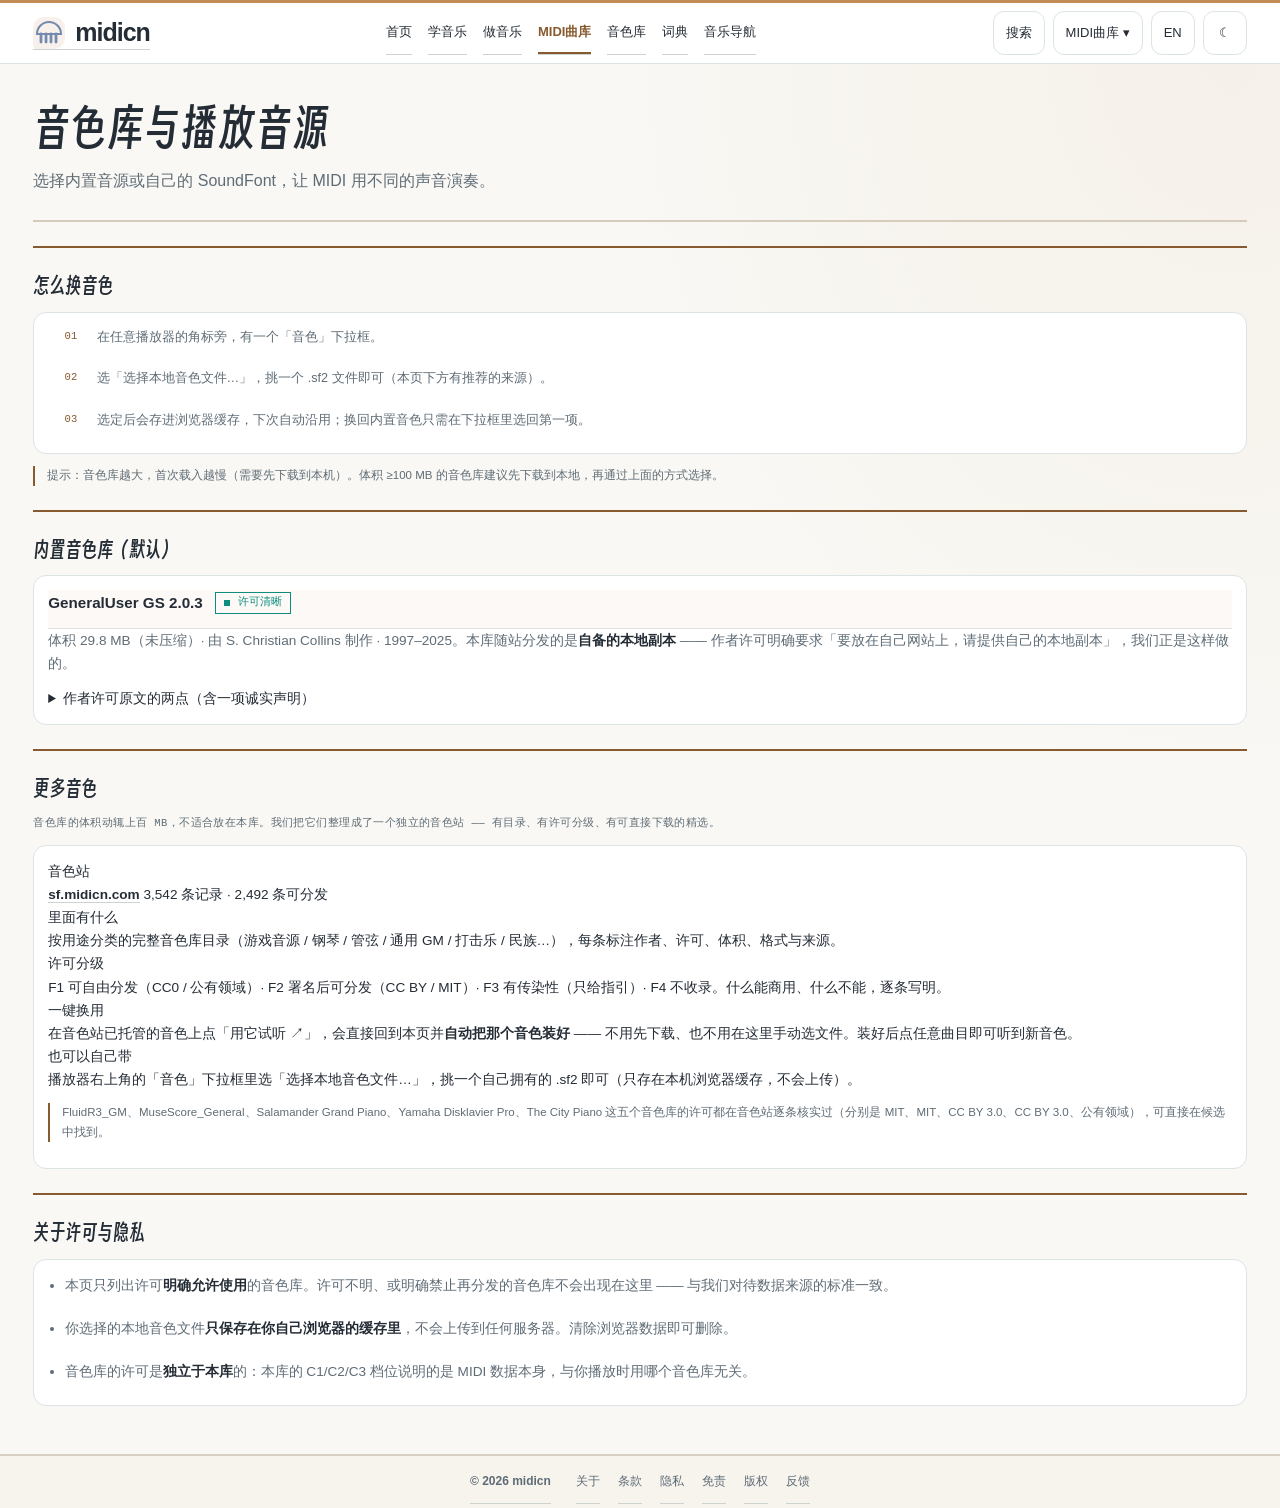
<file: soundfonts.html>
<!doctype html>
<html lang="zh-Hans" data-site="lib" data-lang="zh" data-design="v6" data-ui="clean" data-page="catalog" style="--site-accent:#c28a55;--site-text:#885a2f">
<head><meta charset="utf-8"><meta name="viewport" content="width=device-width,initial-scale=1,viewport-fit=cover">
<title>音色库｜midicn</title><meta name="description" content="播放本库 MIDI 时可用的音色库（SoundFont）清单：内置 GeneralUser GS，以及可自取的 MIT / CC BY / 公有领域音色库，附许可说明与用法。"><meta name="robots" content="index,follow,max-image-preview:large">
<link rel="canonical" href="https://lib.midicn.com/soundfonts.html">
<meta property="og:title" content="音色库｜midicn"><meta property="og:description" content="播放本库 MIDI 时可用的音色库（SoundFont）清单：内置 GeneralUser GS，以及可自取的 MIT / CC BY / 公有领域音色库，附许可说明与用法。"><meta property="og:type" content="website"><meta property="og:url" content="https://lib.midicn.com/soundfonts.html"><meta property="og:site_name" content="midicn · MIDI曲库"><meta property="og:locale" content="zh_CN"><meta property="og:image" content="https://lib.midicn.com/assets/social/share.64cc652c1042.png"><meta name="twitter:card" content="summary_large_image">
<meta property="og:image:width" content="1200"><meta property="og:image:height" content="630"><meta property="og:image:alt" content="midicn · MIDI曲库"><meta name="twitter:title" content="音色库｜midicn"><meta name="twitter:description" content="播放本库 MIDI 时可用的音色库（SoundFont）清单：内置 GeneralUser GS，以及可自取的 MIT / CC BY / 公有领域音色库，附许可说明与用法。"><meta name="twitter:image" content="https://lib.midicn.com/assets/social/share.64cc652c1042.png">
<link rel="alternate" type="text/plain" title="midicn discovery index" href="https://lib.midicn.com/llms.txt">
<meta name="theme-color" content="#c28a55"><link rel="manifest" href="manifest.json"><link rel="apple-touch-icon" href="assets/core/icons/icon-192.png"><link rel="icon" href="favicon.ico" sizes="16x16 32x32 48x48"><link rel="icon" href="favicon.svg" type="image/svg+xml" sizes="any">
<script>(()=>{try{const a=document.cookie.split(';').map(x=>x.trim()).filter(x=>x.startsWith('midicn-theme=')).pop();const v=a?a.split('=')[1]:localStorage.getItem('midicn-theme');if(v==='light'||v==='dark')document.documentElement.dataset.theme=v}catch{}})();</script><link rel="preload" as="font" type="font/woff2" href="assets/fonts/p.bc61e47e8f.7173832f1e48.woff2" crossorigin><style>@font-face{font-family:"Smiley Sans";src:url("assets/fonts/p.bc61e47e8f.7173832f1e48.woff2") format("woff2");font-display:swap}</style><link rel="stylesheet" href="assets/ui/base.5c5114daea61.css"><link rel="stylesheet" href="assets/ui/lib-soundfonts.37cc804aeb66.css"><script type="application/ld+json">{"@context":"https://schema.org","@graph":[{"@type":"Organization","@id":"https://midicn.com/#organization","name":"midicn","alternateName":["MIDI音乐","MIDI Music","中国MIDI音乐"],"url":"https://midicn.com/","logo":{"@type":"ImageObject","url":"https://midicn.com/assets/core/icons/icon-512.png"}},{"@type":"WebSite","@id":"https://lib.midicn.com/#website","url":"https://lib.midicn.com/","name":"MIDI曲库 · midicn","alternateName":["Library","midicn · MIDI曲库"],"publisher":{"@id":"https://midicn.com/#organization"},"inLanguage":"zh-Hans"},{"@type":"CollectionPage","@id":"https://lib.midicn.com/soundfonts.html#webpage","url":"https://lib.midicn.com/soundfonts.html","name":"音色库｜midicn","description":"播放本库 MIDI 时可用的音色库（SoundFont）清单：内置 GeneralUser GS，以及可自取的 MIT / CC BY / 公有领域音色库，附许可说明与用法。","inLanguage":"zh-Hans","isPartOf":{"@id":"https://lib.midicn.com/#website"},"publisher":{"@id":"https://midicn.com/#organization"}}]}</script></head>
<body><a class="skip-link" href="#main" data-zh="跳至正文" data-en="Skip to content">跳至正文</a>
<header class="site-header">
<a class="site-brand" href="https://midicn.com/" data-zh-href="https://midicn.com/" data-en-href="https://midicn.com/en/" data-zh-label="midicn" data-en-label="midicn" aria-label="midicn"><span class="jf-stack"><svg viewBox="0 0 32 32" width="32" height="32" class="jf jf-idle" aria-hidden="true"><path d="M4 17A12 12 0 0 1 28 17Z" fill="none" stroke="var(--accent)" stroke-width="2.1"/><path d="M8 17V25.0" stroke="var(--accent)" stroke-width="2.8" stroke-linecap="round" fill="none"/><path d="M13 17V25.0" stroke="var(--accent)" stroke-width="2.8" stroke-linecap="round" fill="none"/><path d="M18 17V25.0" stroke="var(--accent)" stroke-width="2.8" stroke-linecap="round" fill="none"/><path d="M23 17V25.0" stroke="var(--accent)" stroke-width="2.8" stroke-linecap="round" fill="none"/></svg></span><b data-zh="midicn" data-en="midicn">midicn</b></a>
<nav class="site-task-nav" data-zh-label="全站导航" data-en-label="Main navigation" aria-label="全站导航"><a href="https://midicn.com/" data-zh="首页" data-en="Home" data-zh-href="https://midicn.com/" data-en-href="https://midicn.com/en/">首页</a><a href="https://midicn.com/learn/" data-zh-href="https://midicn.com/learn/" data-en-href="https://midicn.com/en/learn/" data-zh="学音乐" data-en="Learn">学音乐</a><a href="https://midicn.com/make/" data-zh-href="https://midicn.com/make/" data-en-href="https://midicn.com/en/make/" data-zh="做音乐" data-en="Create">做音乐</a><a href="https://lib.midicn.com/" data-zh="MIDI曲库" data-en="MIDI" data-zh-href="https://lib.midicn.com/" data-en-href="https://lib.midicn.com/" aria-current="page">MIDI曲库</a><a href="https://sf.midicn.com/" data-zh="音色库" data-en="SoundFonts" data-zh-href="https://sf.midicn.com/" data-en-href="https://sf.midicn.com/">音色库</a><a href="https://gloss.midicn.com/" data-zh="词典" data-en="Glossary" data-zh-href="https://gloss.midicn.com/" data-en-href="https://gloss.midicn.com/en/">词典</a><a data-directory-group="directory" href="https://nav.midicn.com/" data-zh="音乐导航" data-en="Directory" data-zh-href="https://nav.midicn.com/" data-en-href="https://nav.midicn.com/">音乐导航</a></nav>
<div class="site-actions"><a class="site-search" href="https://midicn.com/search/" data-zh-href="https://midicn.com/search/" data-en-href="https://midicn.com/en/search/" data-zh="搜索" data-en="Search">搜索</a>
<div class="site-switcher"><button id="navmenu-btn" type="button" aria-expanded="false" aria-controls="navmenu-panel" data-zh="MIDI曲库 ▾" data-en="MIDI Library ▾" data-zh-label="切换分站" data-en-label="Choose a site" aria-label="切换分站">MIDI曲库 ▾</button><nav id="navmenu-panel" class="site-menu" hidden aria-label="全部分站"><a href="https://midicn.com/" data-zh="首页" data-en="Home" data-zh-href="https://midicn.com/" data-en-href="https://midicn.com/en/"><span class="site-dot" style="--dot:#d9795c" aria-hidden="true"></span><span data-label>首页</span></a><a href="https://nav.midicn.com/" data-zh="音乐导航" data-en="Directory" data-zh-href="https://nav.midicn.com/" data-en-href="https://nav.midicn.com/"><span class="site-dot" style="--dot:#5caaa0" aria-hidden="true"></span><span data-label>音乐导航</span></a><a href="https://ai.midicn.com/" data-zh="AI做音乐" data-en="AI Music" data-zh-href="https://ai.midicn.com/" data-en-href="https://ai.midicn.com/en/"><span class="site-dot" style="--dot:#cb7993" aria-hidden="true"></span><span data-label>AI做音乐</span></a><a href="https://prod.midicn.com/" data-zh="音频" data-en="Audio" data-zh-href="https://prod.midicn.com/" data-en-href="https://prod.midicn.com/en/"><span class="site-dot" style="--dot:#61a9b2" aria-hidden="true"></span><span data-label>音频</span></a><a href="https://hist.midicn.com/" data-zh="音乐史" data-en="Music History" data-zh-href="https://hist.midicn.com/" data-en-href="https://hist.midicn.com/en/"><span class="site-dot" style="--dot:#c49a51" aria-hidden="true"></span><span data-label>音乐史</span></a><a href="https://theo.midicn.com/" data-zh="乐理" data-en="Theory" data-zh-href="https://theo.midicn.com/" data-en-href="https://theo.midicn.com/en/"><span class="site-dot" style="--dot:#9381c6" aria-hidden="true"></span><span data-label>乐理</span></a><a href="https://inst.midicn.com/" data-zh="乐器" data-en="Instruments" data-zh-href="https://inst.midicn.com/" data-en-href="https://inst.midicn.com/en/"><span class="site-dot" style="--dot:#7b9d68" aria-hidden="true"></span><span data-label>乐器</span></a><a href="https://gloss.midicn.com/" data-zh="词典" data-en="Dictionary" data-zh-href="https://gloss.midicn.com/" data-en-href="https://gloss.midicn.com/en/"><span class="site-dot" style="--dot:#a484ae" aria-hidden="true"></span><span data-label>词典</span></a><a href="https://lib.midicn.com/" data-zh="MIDI曲库" data-en="MIDI Library" data-zh-href="https://lib.midicn.com/" data-en-href="https://lib.midicn.com/" aria-current="page"><span class="site-dot" style="--dot:#c28a55" aria-hidden="true"></span><span data-label>MIDI曲库</span></a><a href="https://midi.midicn.com/" data-zh="MIDI下载" data-en="MIDI Downloads" data-zh-href="https://midi.midicn.com/" data-en-href="https://midi.midicn.com/"><span class="site-dot" style="--dot:#5ca69c" aria-hidden="true"></span><span data-label>MIDI下载</span></a><a href="https://zip.midicn.com/" data-zh="打包下载" data-en="Packs" data-zh-href="https://zip.midicn.com/" data-en-href="https://zip.midicn.com/"><span class="site-dot" style="--dot:#6995bd" aria-hidden="true"></span><span data-label>打包下载</span></a><a href="https://sf.midicn.com/" data-zh="音色库" data-en="SoundFonts" data-zh-href="https://sf.midicn.com/" data-en-href="https://sf.midicn.com/"><span class="site-dot" style="--dot:#818aca" aria-hidden="true"></span><span data-label>音色库</span></a></nav></div>
<button id="lang" type="button" data-zh-label="切换语言" data-en-label="Switch language" aria-label="切换语言">EN</button><button id="theme" type="button" aria-label="切换明暗">☾</button></div></header><main id="main" class="doc wide" tabindex="-1"><section class="hero"><h1 data-zh="音色库与播放音源" data-en="SoundFonts and playback">音色库与播放音源</h1><p class="lede" data-zh="选择内置音源或自己的 SoundFont，让 MIDI 用不同的声音演奏。" data-en="Choose the built-in bank or bring your own SoundFont to change how MIDI sounds.">选择内置音源或自己的 SoundFont，让 MIDI 用不同的声音演奏。</p></section>
<div class="stitle"><h2 data-zh="怎么换音色" data-en="How to switch">怎么换音色</h2></div>
<div class="panel"><div class="panel-bd">
    <ol class="steps" style="display:grid;gap:var(--s3);margin:0;padding-left:1.2em">
      <li data-zh="在任意播放器的角标旁，有一个「音色」下拉框。" data-en="Next to the player badge there is a “SoundFont” dropdown.">在任意播放器的角标旁，有一个「音色」下拉框。</li>
      <li data-zh="选「选择本地音色文件…」，挑一个 .sf2 文件即可（本页下方有推荐的来源）。" data-en="Choose “Load a local SoundFont…”, then pick an .sf2 file (see the list below for sources).">选「选择本地音色文件…」，挑一个 .sf2 文件即可（本页下方有推荐的来源）。</li>
      <li data-zh="选定后会存进浏览器缓存，下次自动沿用；换回内置音色只需在下拉框里选回第一项。" data-en="Your choice is cached in the browser and reused next time; pick the first entry to go back to the built-in bank.">选定后会存进浏览器缓存，下次自动沿用；换回内置音色只需在下拉框里选回第一项。</li>
    </ol>
  </div></div>
<p class="note" data-zh="提示：音色库越大，首次载入越慢（需要先下载到本机）。体积 ≥100 MB 的音色库建议先下载到本地，再通过上面的方式选择。"
     data-en="Note: the larger the bank, the slower the first load. For banks ≥100 MB, download the file first and then select it locally.">提示：音色库越大，首次载入越慢（需要先下载到本机）。体积 ≥100 MB 的音色库建议先下载到本地，再通过上面的方式选择。</p>
<div class="stitle"><h2 data-zh="内置音色库（默认）" data-en="Built-in (default)">内置音色库（默认）</h2></div>
<div class="panel"><div class="panel-bd">
    <div class="panel-hd" style="padding:0 0 var(--s3) 0">
      <b style="font-size:var(--fs-16)">GeneralUser GS 2.0.3</b>
      <span class="lic c1" data-zh="许可清晰" data-en="Licence clear">许可清晰</span>
    </div>
    <p data-zh="体积 29.8 MB（未压缩）· 由 S. Christian Collins 制作 · 1997–2025。本库随站分发的是<strong>自备的本地副本</strong> —— 作者许可明确要求「要放在自己网站上，请提供自己的本地副本」，我们正是这样做的。"
       data-en="29.8 MB uncompressed · by S. Christian Collins, 1997–2025. We host our own local copy, which the author’s licence explicitly asks for instead of hot-linking his downloads." data-rich>体积 29.8 MB（未压缩）· 由 S. Christian Collins 制作 · 1997–2025。本库随站分发的是自备的本地副本 —— 作者许可明确要求「要放在自己网站上，请提供自己的本地副本」，我们正是这样做的。</p>
    <details style="margin-top:var(--s3)">
      <summary style="cursor:pointer" data-zh="作者许可原文的两点（含一项诚实声明）" data-en="Two points from the author’s licence (incl. an honest caveat)">作者许可原文的两点（含一项诚实声明）</summary>
      <ul style="margin:var(--s3) 0 0;padding-left:1.2em;display:grid;gap:var(--s2)">
        <li data-zh="允许「用于自己的音乐创作（含商业），以及在自己的软件项目里使用、修改音色库或其打包形式」。" data-en="Permits use in your own music (including commercial) and in your software projects, and modification of the bank or its packaging.">允许「用于自己的音乐创作（含商业），以及在自己的软件项目里使用、修改音色库或其打包形式」。</li>
        <li data-zh="⚠️ 作者声明：部分采样取自网上其它「免费」音色库，他无法 100% 确认全部采样的来源（原文：I cannot be 100% sure where all of the samples originated）。若你用于商业软件，请自行评估。"
            data-en="⚠️ The author states he cannot be 100% sure where all samples originated, as some came from other “free” banks online. Evaluate accordingly if you ship it in commercial software.">⚠️ 作者声明：部分采样取自网上其它「免费」音色库，他无法 100% 确认全部采样的来源。若你用于商业软件，请自行评估。</li>
      </ul>
    </details>
  </div></div>
<div class="stitle"><h2 data-zh="更多音色" data-en="More banks">更多音色</h2></div>
<p class="meta" data-zh="音色库的体积动辄上百 MB，不适合放在本库。我们把它们整理成了一个独立的音色站 —— 有目录、有许可分级、有可直接下载的精选。"
     data-en="A SoundFont bank is often hundreds of MB, too large to live here. We keep them in a dedicated site: catalogue, licence tiers, and downloadable picks.">音色库的体积动辄上百 MB，不适合放在本库。我们把它们整理成了一个独立的音色站 —— 有目录、有许可分级、有可直接下载的精选。</p>
<div class="panel"><div class="panel-bd">
    <dl>
      <dt data-zh="音色站" data-en="SOUNDFONT SITE">音色站</dt>
      <dd><a href="https://sf.midicn.com/" target="_blank" rel="noopener"><strong>sf.midicn.com</strong></a>
        <span data-zh="3,542 条记录 · 2,492 条可分发" data-en="3,542 records · 2,492 redistributable">3,542 条记录 · 2,492 条可分发</span></dd>

      <dt data-zh="里面有什么" data-en="WHAT IS THERE">里面有什么</dt>
      <dd data-zh="按用途分类的完整音色库目录（游戏音源 / 钢琴 / 管弦 / 通用 GM / 打击乐 / 民族…），每条标注作者、许可、体积、格式与来源。"
          data-en="A full catalogue classified by use — game rips, pianos, orchestral, GM, drums, ethnic — each with author, licence, size, format and source.">按用途分类的完整音色库目录（游戏音源 / 钢琴 / 管弦 / 通用 GM / 打击乐 / 民族…），每条标注作者、许可、体积、格式与来源。</dd>

      <dt data-zh="许可分级" data-en="LICENCE TIERS">许可分级</dt>
      <dd data-zh="F1 可自由分发（CC0 / 公有领域）· F2 署名后可分发（CC BY / MIT）· F3 有传染性（只给指引）· F4 不收录。什么能商用、什么不能，逐条写明。"
          data-en="F1 freely redistributable (CC0 / public domain) · F2 redistributable with attribution (CC BY / MIT) · F3 copyleft (guidance only) · F4 not listed. Each entry states whether commercial use is allowed.">F1 可自由分发（CC0 / 公有领域）· F2 署名后可分发（CC BY / MIT）· F3 有传染性（只给指引）· F4 不收录。什么能商用、什么不能，逐条写明。</dd>

      <dt data-zh="一键换用" data-en="ONE-CLICK SWAP">一键换用</dt>
      <dd data-zh="在音色站已托管的音色上点「用它试听 ↗」，会直接回到本页并<strong>自动把那个音色装好</strong> —— 不用先下载、也不用在这里手动选文件。装好后点任意曲目即可听到新音色。"
          data-en="On any self-hosted bank at the soundfont site, click “Play with it ↗” — it returns here with that bank already loaded, no manual file picking. Then just hit any track." data-rich>在音色站已托管的音色上点「用它试听 ↗」，会直接回到本页并<b>自动把那个音色装好</b> —— 不用先下载、也不用在这里手动选文件。装好后点任意曲目即可听到新音色。</dd>

      <dt data-zh="也可以自己带" data-en="BRING YOUR OWN">也可以自己带</dt>
      <dd data-zh="播放器右上角的「音色」下拉框里选「选择本地音色文件…」，挑一个自己拥有的 .sf2 即可（只存在本机浏览器缓存，不会上传）。"
          data-en="In the “soundfont” menu next to the player, choose “Select local sound bank…” and pick any .sf2 you own — it stays in your browser cache and is never uploaded.">播放器右上角的「音色」下拉框里选「选择本地音色文件…」，挑一个自己拥有的 .sf2 即可（只存在本机浏览器缓存，不会上传）。</dd>
    </dl>
    <p class="note" data-zh="FluidR3_GM、MuseScore_General、Salamander Grand Piano、Yamaha Disklavier Pro、The City Piano 这五个音色库的许可都在音色站逐条核实过（分别是 MIT、MIT、CC BY 3.0、CC BY 3.0、公有领域），可直接在候选中找到。"
       data-en="The licences of FluidR3_GM, MuseScore_General, Salamander Grand Piano, Yamaha Disklavier Pro and The City Piano were all verified entry-by-entry on the soundfont site (MIT, MIT, CC BY 3.0, CC BY 3.0, public domain respectively).">FluidR3_GM、MuseScore_General、Salamander Grand Piano、Yamaha Disklavier Pro、The City Piano 这五个音色库的许可都在音色站逐条核实过（分别是 MIT、MIT、CC BY 3.0、CC BY 3.0、公有领域），可直接在候选中找到。</p>
  </div></div>
<div class="stitle"><h2 data-zh="关于许可与隐私" data-en="Licence &amp; privacy">关于许可与隐私</h2></div>
<div class="panel"><div class="panel-bd">
    <ul style="display:grid;gap:var(--s3);margin:0;padding-left:1.2em">
      <li data-zh="本页只列出许可<strong>明确允许使用</strong>的音色库。许可不明、或明确禁止再分发的音色库不会出现在这里 —— 与我们对待数据来源的标准一致。"
          data-en="Only banks with licences that clearly permit use are listed — the same standard we apply to data sources." data-rich>本页只列出许可<strong>明确允许使用</strong>的音色库。许可不明、或明确禁止再分发的音色库不会出现在这里 —— 与我们对待数据来源的标准一致。</li>
      <li data-zh="你选择的本地音色文件<strong>只保存在你自己浏览器的缓存里</strong>，不会上传到任何服务器。清除浏览器数据即可删除。"
          data-en="A locally selected SoundFont is stored only in your own browser cache and is never uploaded. Clearing browser data removes it." data-rich>你选择的本地音色文件<strong>只保存在你自己浏览器的缓存里</strong>，不会上传到任何服务器。清除浏览器数据即可删除。</li>
      <li data-zh="音色库的许可是<strong>独立于本库</strong>的：本库的 C1/C2/C3 档位说明的是 MIDI 数据本身，与你播放时用哪个音色库无关。"
          data-en="SoundFont licences are independent of this library: our C1/C2/C3 tiers describe the MIDI data itself, not the bank you play it with." data-rich>音色库的许可是<strong>独立于本库</strong>的：本库的 C1/C2/C3 档位说明的是 MIDI 数据本身，与你播放时用哪个音色库无关。</li>
    </ul>
  </div></div></main><p id="midicn-status" role="status" aria-live="polite"></p>
<nav class="site-bottom-nav" aria-label="Mobile navigation"><a href="https://midicn.com/" data-zh="首页" data-en="Home" data-zh-href="https://midicn.com/" data-en-href="https://midicn.com/en/">首页</a><a href="https://midicn.com/learn/" data-zh-href="https://midicn.com/learn/" data-en-href="https://midicn.com/en/learn/" data-zh="学习" data-en="Learn">学习</a><a href="https://midicn.com/make/" data-zh-href="https://midicn.com/make/" data-en-href="https://midicn.com/en/make/" data-zh="制作" data-en="Make">制作</a><a href="https://lib.midicn.com/" data-zh="MIDI库" data-en="MIDI" data-zh-href="https://lib.midicn.com/" data-en-href="https://lib.midicn.com/" aria-current="page">MIDI库</a><a href="https://sf.midicn.com/" data-zh="音色库" data-en="Sounds" data-zh-href="https://sf.midicn.com/" data-en-href="https://sf.midicn.com/">音色库</a><a href="https://nav.midicn.com/" data-zh="导航" data-en="Nav" data-zh-href="https://nav.midicn.com/" data-en-href="https://nav.midicn.com/">导航</a></nav><footer class="site-footer"><div class="footer-ad" data-footer-ad hidden><span class="footer-ad-label" data-zh="广告" data-en="Advertisement">广告</span>
<ins class="adsbygoogle" style="display:block" data-ad-client="ca-pub-0088997035636558" data-ad-slot="1813332933" data-ad-format="auto" data-full-width-responsive="true"></ins></div><div class="footer-line" data-locale="zh"><a class="footer-brand" href="https://midicn.com/">© 2026 midicn</a><nav aria-label="法律声明"><a class="footer-secondary" href="https://midicn.com/about/">关于</a><a href="https://midicn.com/legal/data/terms/">条款</a><a href="https://midicn.com/legal/privacy/">隐私</a><a href="https://midicn.com/legal/data/disclaimer/">免责</a><a href="https://midicn.com/legal/data/copyright/">版权</a><a class="footer-feedback" data-feedback href="https://github.com/midicn/midi-library/issues" rel="noopener">反馈</a></nav></div><div class="footer-line" data-locale="en" hidden><a class="footer-brand" href="https://midicn.com/en/">© 2026 midicn</a><nav aria-label="Legal"><a class="footer-secondary" href="https://midicn.com/en/about/">About</a><a href="https://midicn.com/en/legal/data/terms/">Terms</a><a href="https://midicn.com/en/legal/privacy/">Privacy</a><a href="https://midicn.com/en/legal/data/disclaimer/">Notice</a><a href="https://midicn.com/en/legal/data/copyright/">Rights</a><a class="footer-feedback" data-feedback href="https://github.com/midicn/midi-library/issues" rel="noopener">Feedback</a></nav></div><div class="page-metadata" hidden aria-hidden="true"><p id="footNote"></p><p id="footLic"></p><p id="footLegal"></p></div><noscript><nav class="no-script-sites" aria-label="All sites"><a href="https://nav.midicn.com/" data-zh="音乐导航" data-en="Directory" data-zh-href="https://nav.midicn.com/" data-en-href="https://nav.midicn.com/">音乐导航</a><a href="https://lib.midicn.com/" data-zh="MIDI曲库" data-en="MIDI Library" data-zh-href="https://lib.midicn.com/" data-en-href="https://lib.midicn.com/">MIDI曲库</a><a href="https://midi.midicn.com/" data-zh="MIDI下载" data-en="MIDI Downloads" data-zh-href="https://midi.midicn.com/" data-en-href="https://midi.midicn.com/">MIDI下载</a><a href="https://zip.midicn.com/" data-zh="打包下载" data-en="Packs" data-zh-href="https://zip.midicn.com/" data-en-href="https://zip.midicn.com/">打包下载</a><a href="https://sf.midicn.com/" data-zh="音色库" data-en="SoundFonts" data-zh-href="https://sf.midicn.com/" data-en-href="https://sf.midicn.com/">音色库</a><a href="https://midicn.com/" data-zh="首页" data-en="Home" data-zh-href="https://midicn.com/" data-en-href="https://midicn.com/en/">首页</a><a href="https://gloss.midicn.com/" data-zh="词典" data-en="Dictionary" data-zh-href="https://gloss.midicn.com/" data-en-href="https://gloss.midicn.com/en/">词典</a><a href="https://hist.midicn.com/" data-zh="音乐史" data-en="Music History" data-zh-href="https://hist.midicn.com/" data-en-href="https://hist.midicn.com/en/">音乐史</a><a href="https://theo.midicn.com/" data-zh="乐理" data-en="Theory" data-zh-href="https://theo.midicn.com/" data-en-href="https://theo.midicn.com/en/">乐理</a><a href="https://inst.midicn.com/" data-zh="乐器" data-en="Instruments" data-zh-href="https://inst.midicn.com/" data-en-href="https://inst.midicn.com/en/">乐器</a><a href="https://prod.midicn.com/" data-zh="音频" data-en="Audio" data-zh-href="https://prod.midicn.com/" data-en-href="https://prod.midicn.com/en/">音频</a><a href="https://ai.midicn.com/" data-zh="AI做音乐" data-en="AI Music" data-zh-href="https://ai.midicn.com/" data-en-href="https://ai.midicn.com/en/">AI做音乐</a></nav></noscript></footer>
<script type="application/json" id="midicn-config">{"site":"lib","core":"1.8.1","locale":"zh","localeMode":"inline","serviceWorker":"sw.js","midiLocator":"data/midi-locator.json","midiOrigins":["https://midi.midicn.com","https://zip.midicn.com","https://lib.midicn.com"],"advertising":{"enabled":true,"client":"ca-pub-0088997035636558","slot":"1813332933","host":"lib.midicn.com"}}</script><script defer src="assets/ui/runtime.8b77506dbcb6.js"></script><script defer src="assets/ui/lib-soundfonts.8deda6ccf723.js"></script></body></html>
</file>
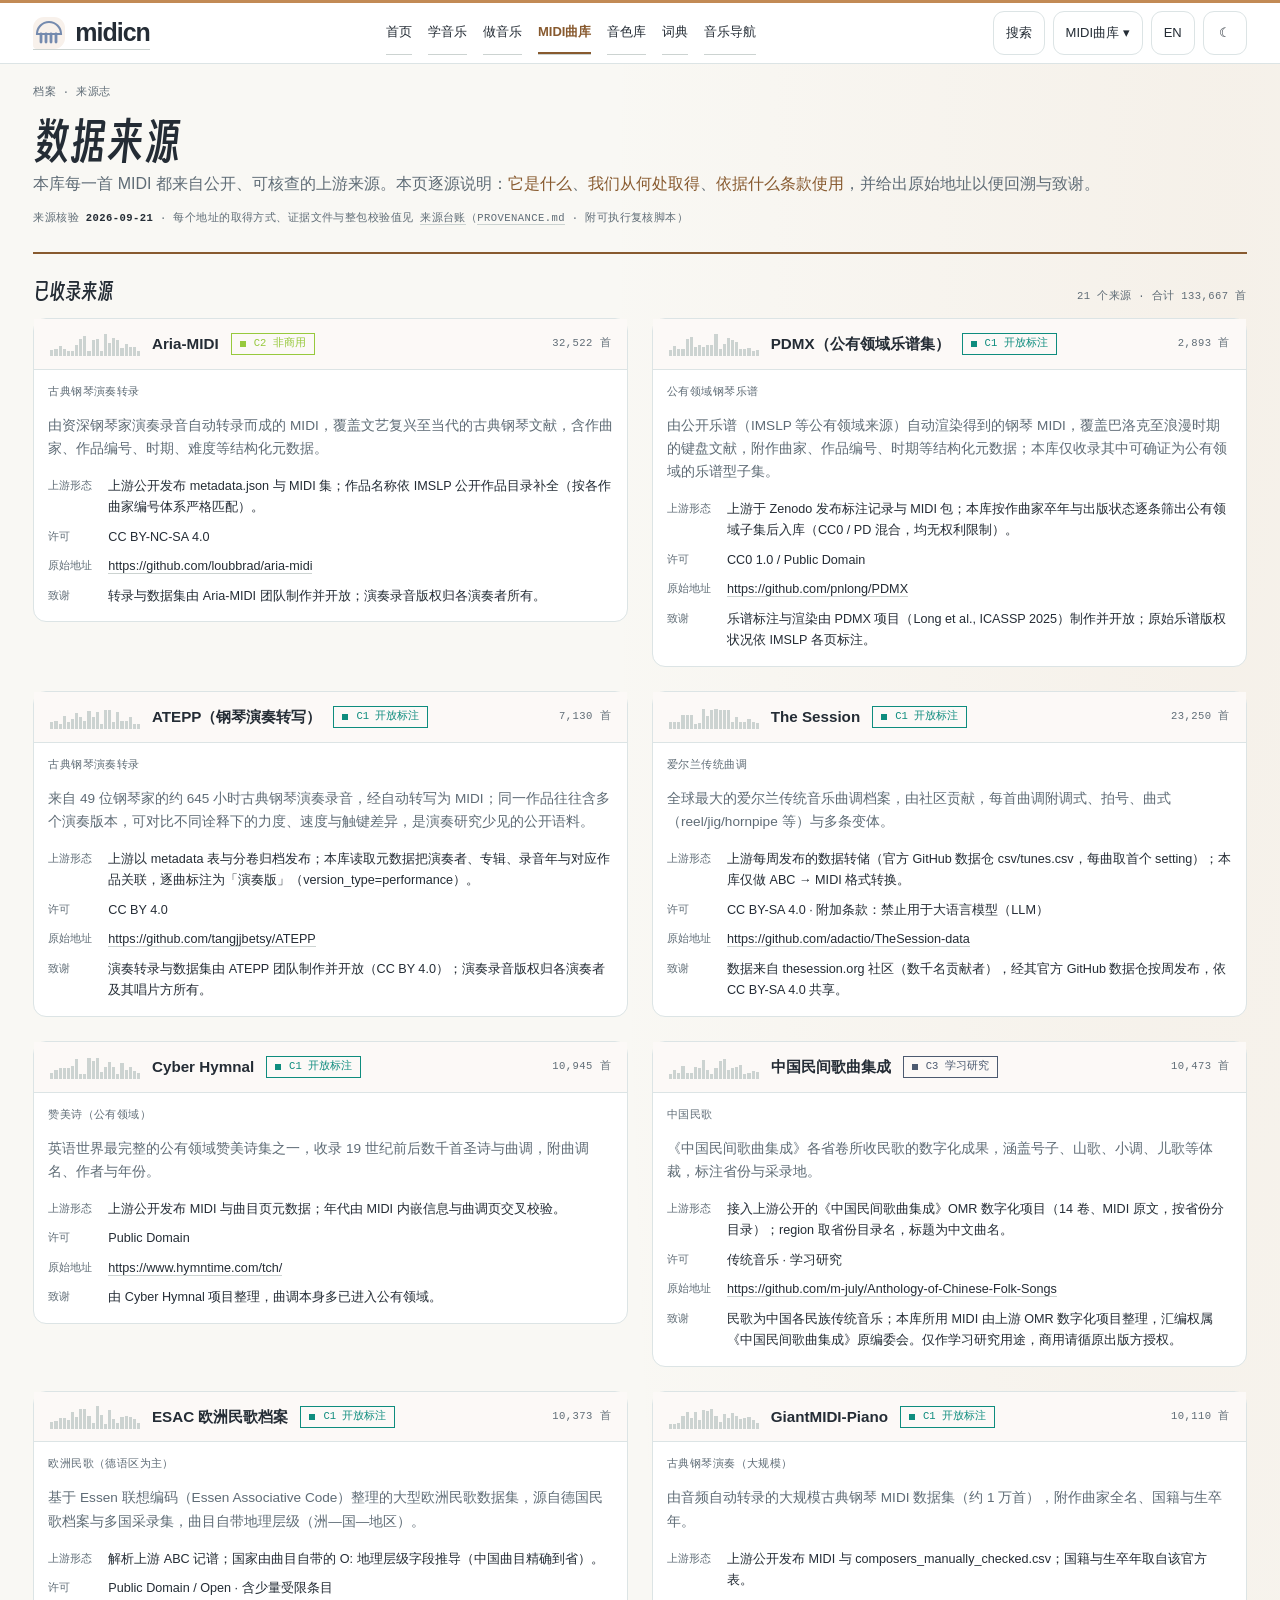
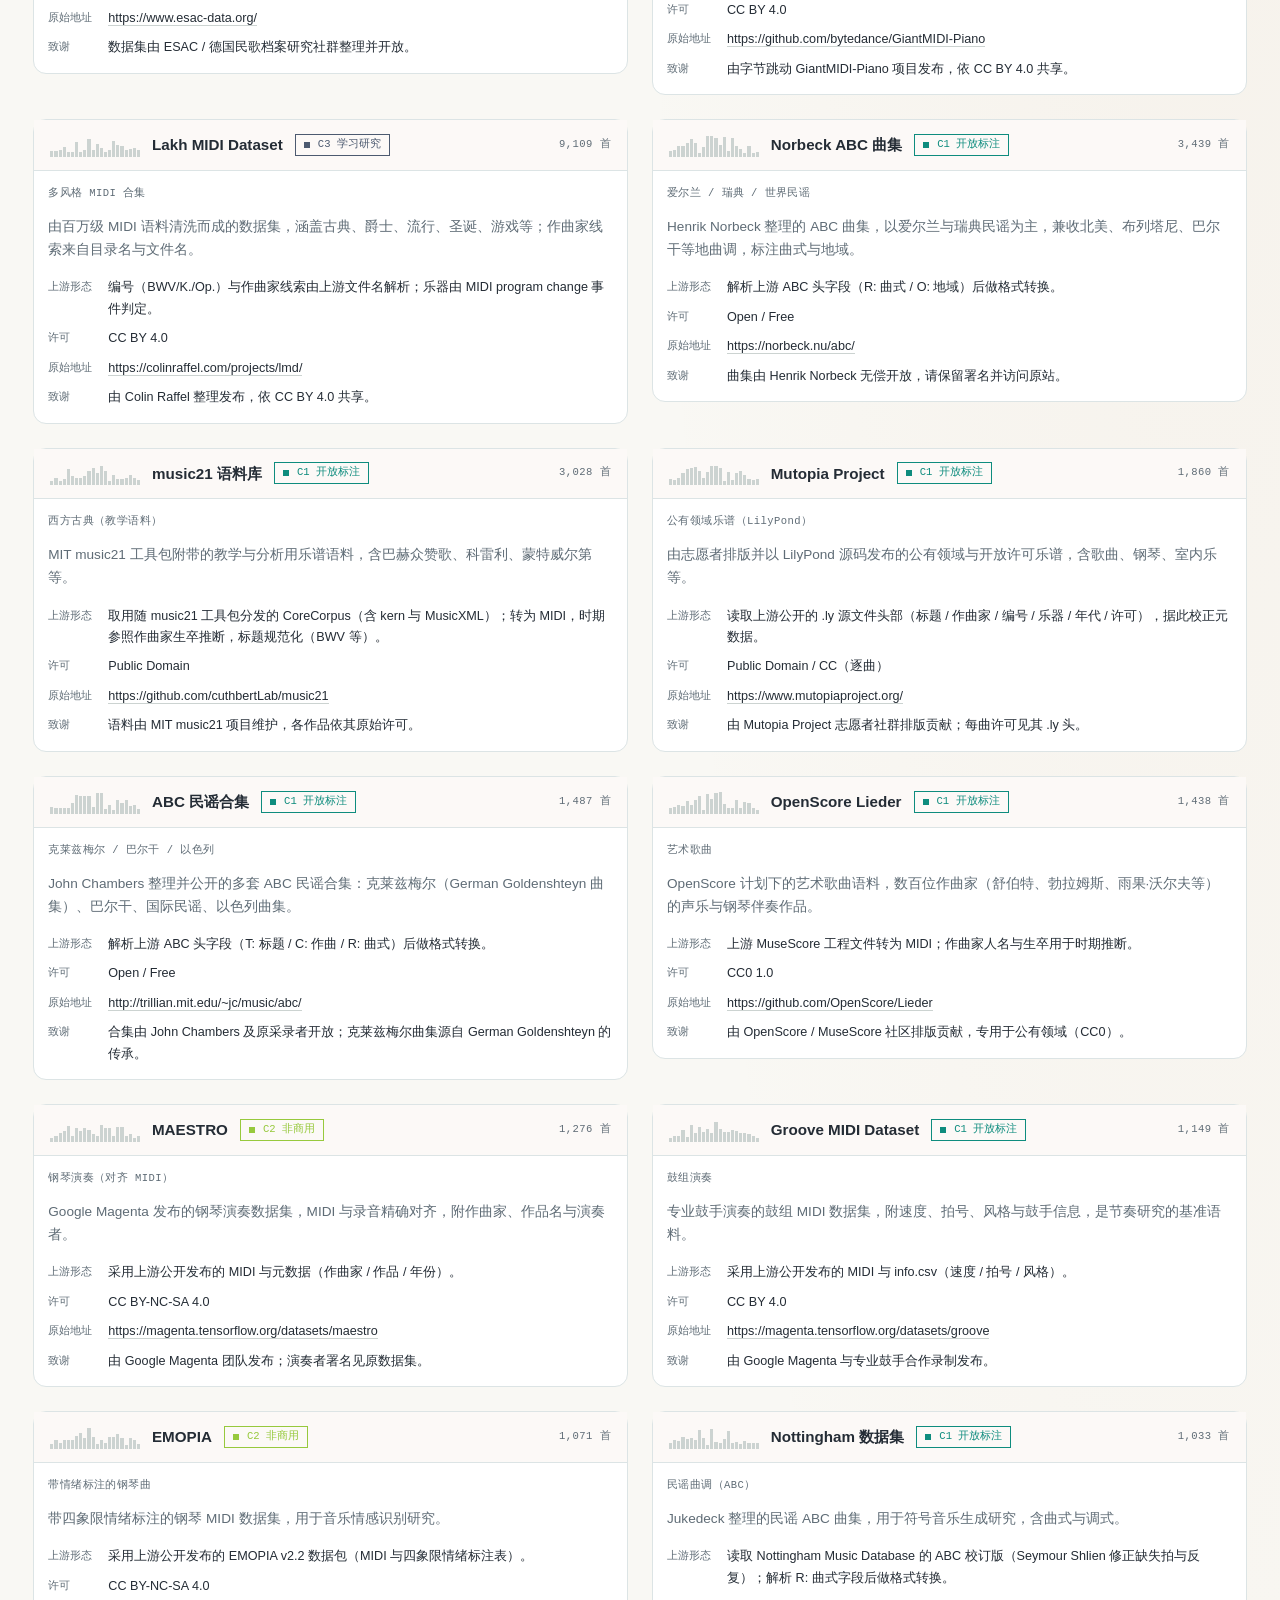
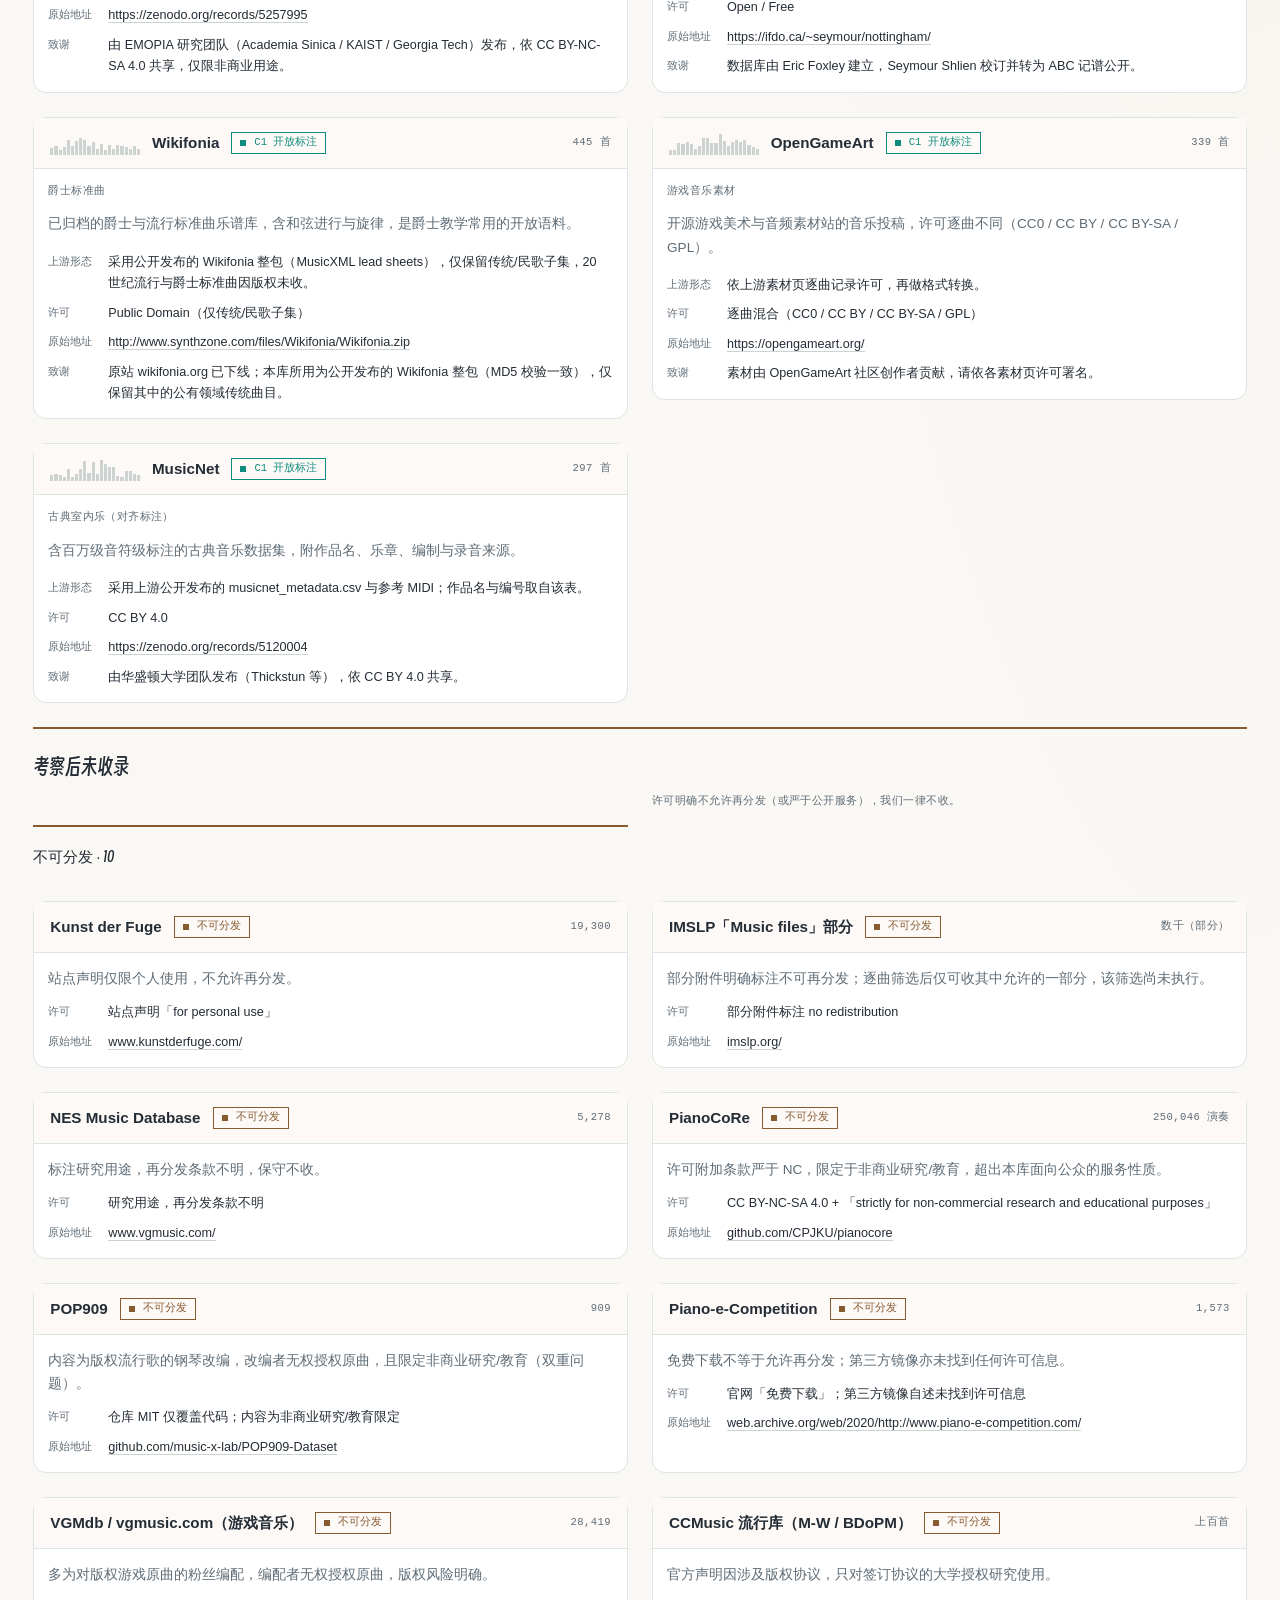
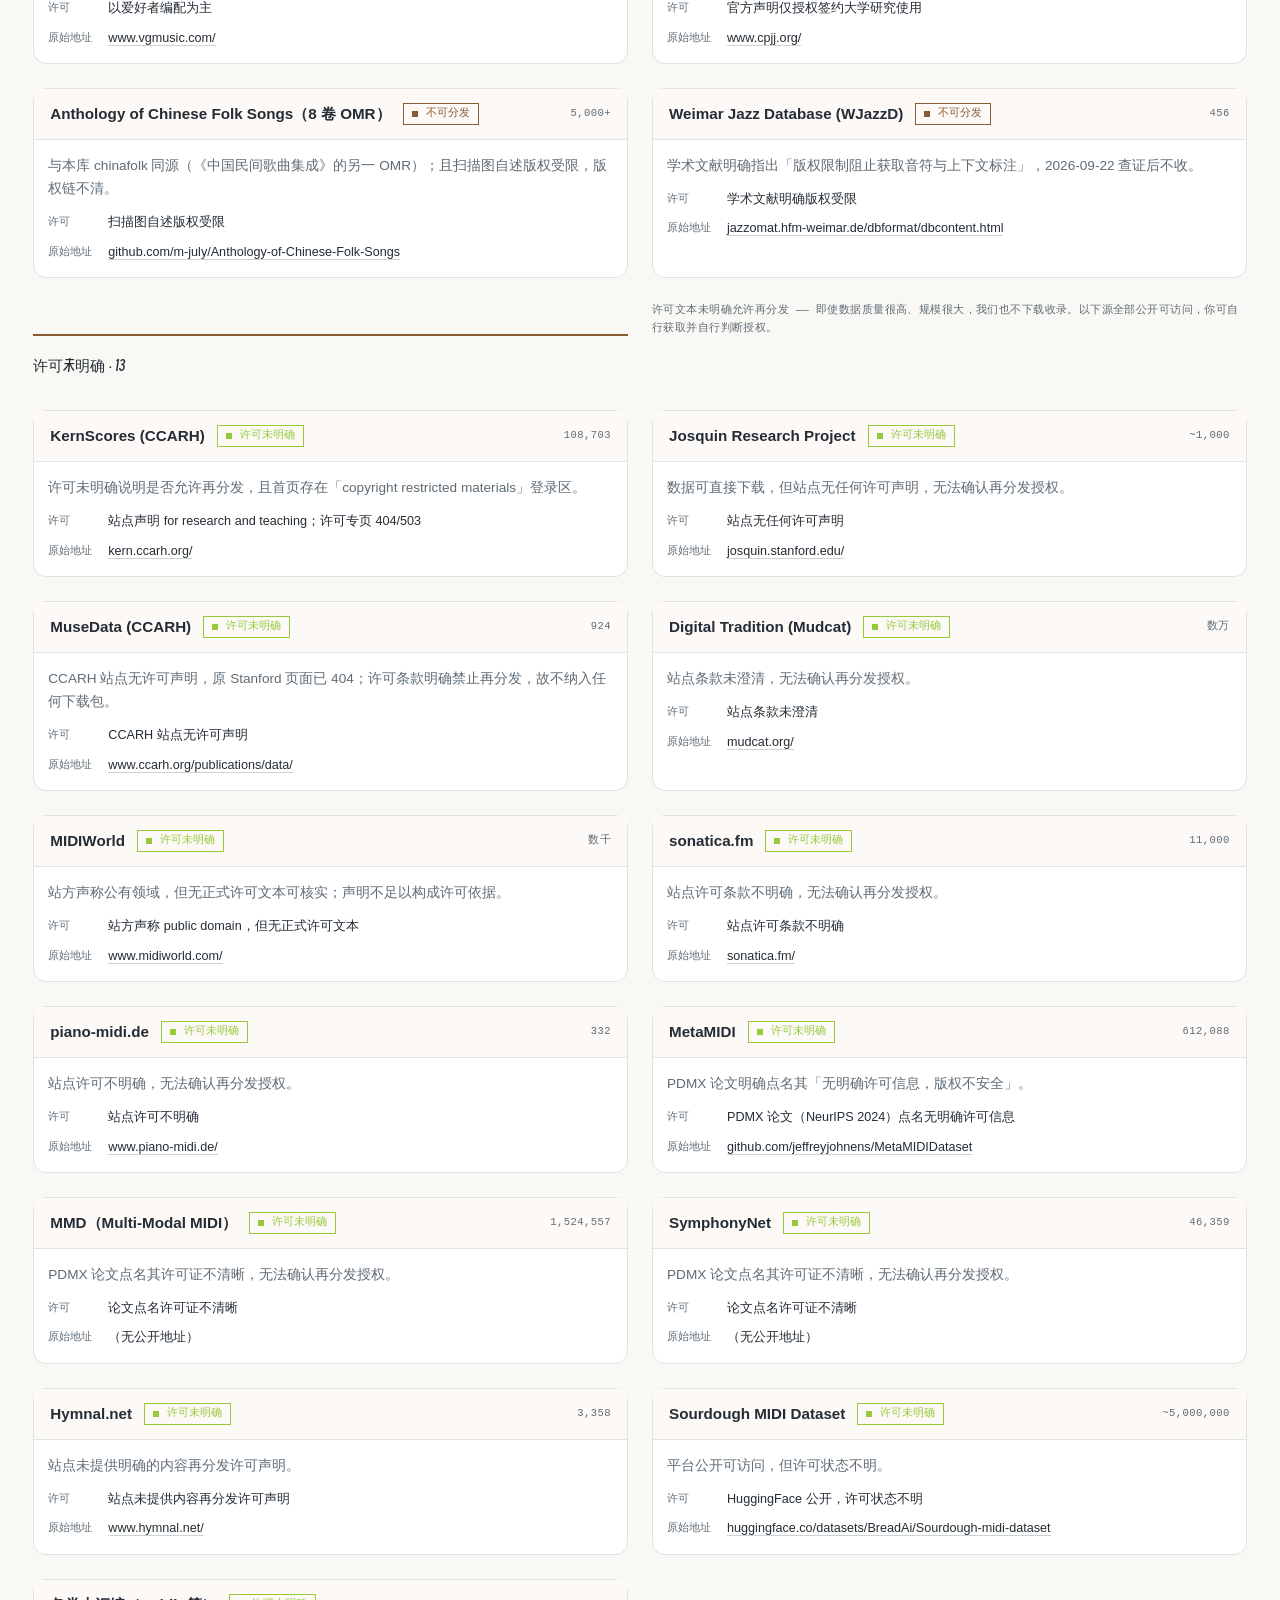
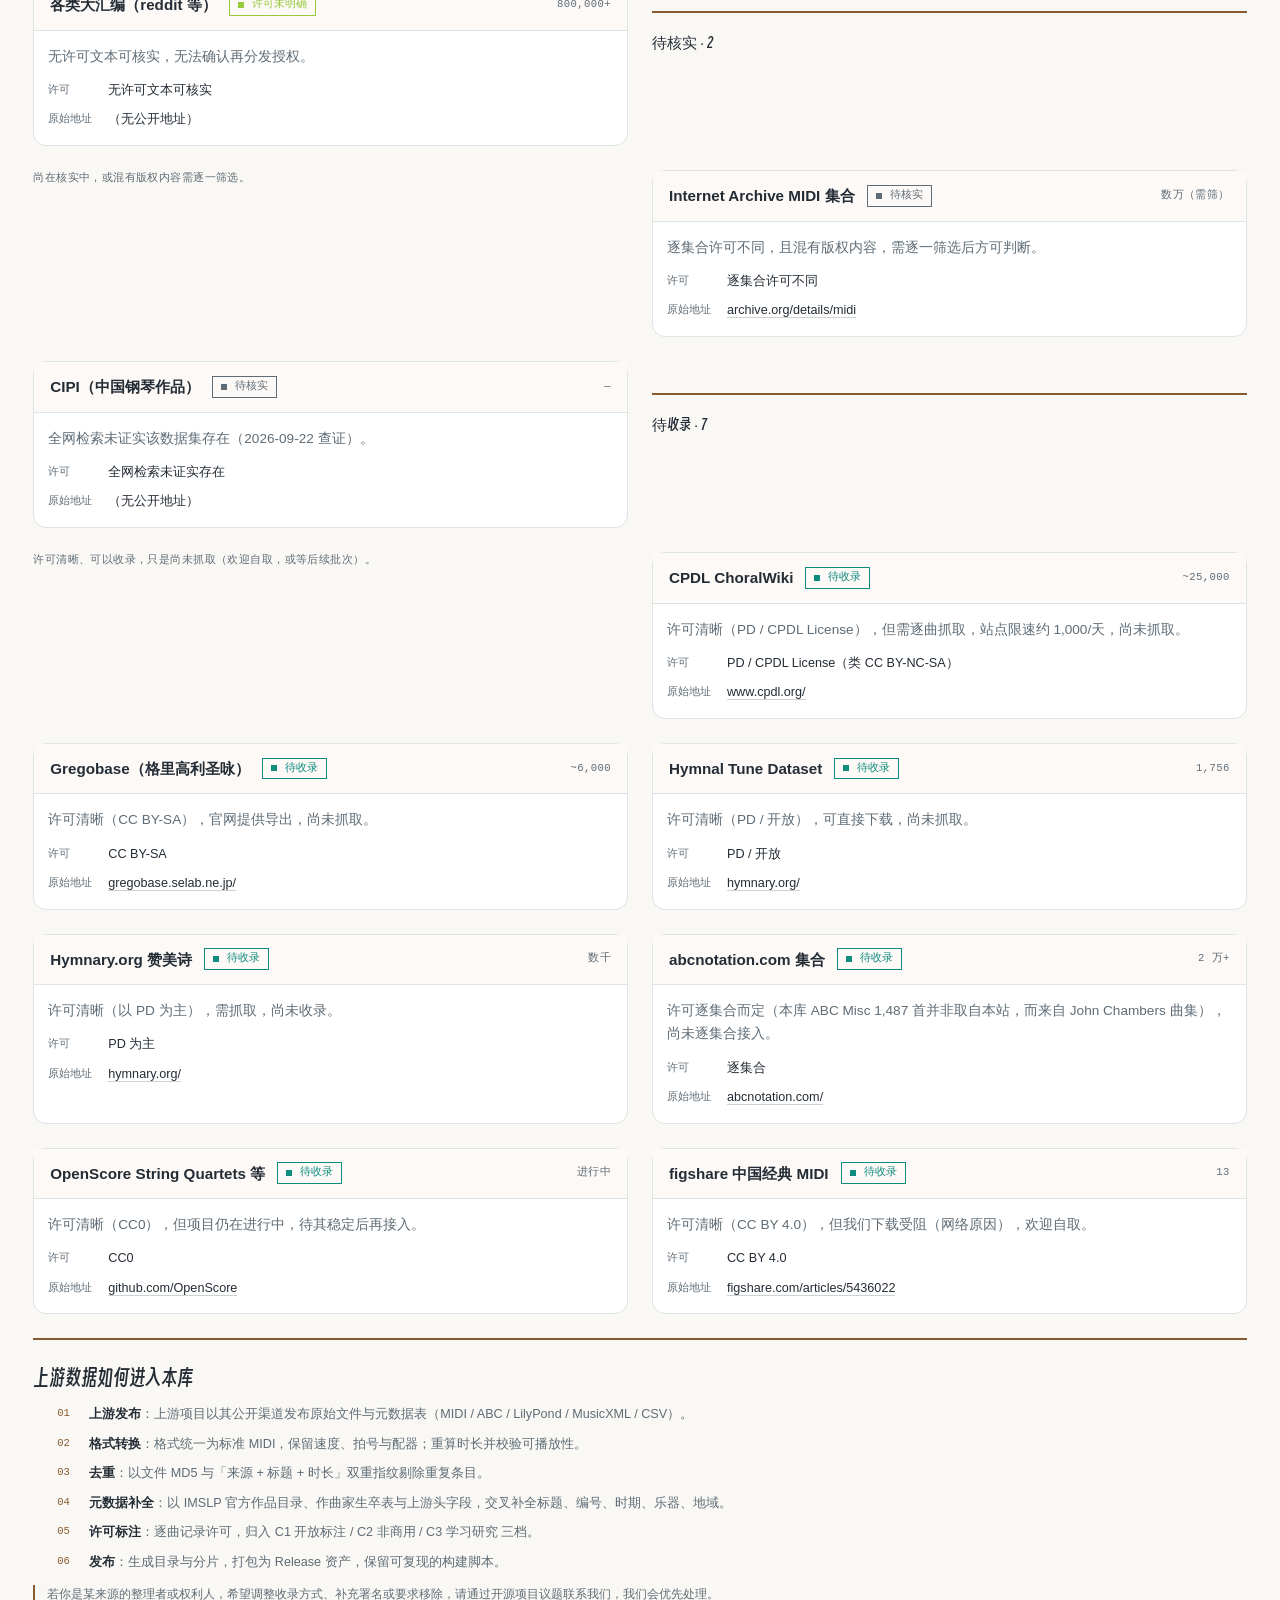
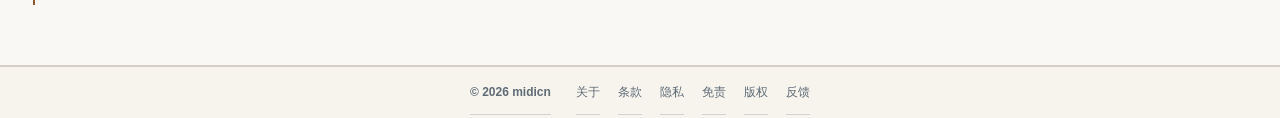
<file: sources.html>
<!doctype html>
<html lang="zh-Hans" data-site="lib" data-lang="zh" data-design="v6" data-ui="clean" data-page="catalog" style="--site-accent:#c28a55;--site-text:#885a2f">
<head><meta charset="utf-8"><meta name="viewport" content="width=device-width,initial-scale=1,viewport-fit=cover">
<title>数据来源｜midicn</title><meta name="description" content="midicn 收录的开放 MIDI 来源：逐源说明、原始地址、许可条款与致谢。"><meta name="robots" content="index,follow,max-image-preview:large">
<link rel="canonical" href="https://lib.midicn.com/sources.html">
<meta property="og:title" content="数据来源｜midicn"><meta property="og:description" content="midicn 收录的开放 MIDI 来源：逐源说明、原始地址、许可条款与致谢。"><meta property="og:type" content="website"><meta property="og:url" content="https://lib.midicn.com/sources.html"><meta property="og:site_name" content="midicn · MIDI曲库"><meta property="og:locale" content="zh_CN"><meta property="og:image" content="https://lib.midicn.com/assets/social/share.64cc652c1042.png"><meta name="twitter:card" content="summary_large_image">
<meta property="og:image:width" content="1200"><meta property="og:image:height" content="630"><meta property="og:image:alt" content="midicn · MIDI曲库"><meta name="twitter:title" content="数据来源｜midicn"><meta name="twitter:description" content="midicn 收录的开放 MIDI 来源：逐源说明、原始地址、许可条款与致谢。"><meta name="twitter:image" content="https://lib.midicn.com/assets/social/share.64cc652c1042.png">
<link rel="alternate" type="text/plain" title="midicn discovery index" href="https://lib.midicn.com/llms.txt">
<meta name="theme-color" content="#c28a55"><link rel="manifest" href="manifest.json"><link rel="apple-touch-icon" href="assets/core/icons/icon-192.png"><link rel="icon" href="favicon.ico" sizes="16x16 32x32 48x48"><link rel="icon" href="favicon.svg" type="image/svg+xml" sizes="any">
<script>(()=>{try{const a=document.cookie.split(';').map(x=>x.trim()).filter(x=>x.startsWith('midicn-theme=')).pop();const v=a?a.split('=')[1]:localStorage.getItem('midicn-theme');if(v==='light'||v==='dark')document.documentElement.dataset.theme=v}catch{}})();</script><link rel="preload" as="font" type="font/woff2" href="assets/fonts/p.b570d81b04.9fb55bff4242.woff2" crossorigin><style>@font-face{font-family:"Smiley Sans";src:url("assets/fonts/p.b570d81b04.9fb55bff4242.woff2") format("woff2");font-display:swap}</style><link rel="stylesheet" href="assets/ui/base.5c5114daea61.css"><link rel="stylesheet" href="assets/ui/lib-sources.d0ca44ac7700.css"><script type="application/ld+json">{"@context":"https://schema.org","@graph":[{"@type":"Organization","@id":"https://midicn.com/#organization","name":"midicn","alternateName":["MIDI音乐","MIDI Music","中国MIDI音乐"],"url":"https://midicn.com/","logo":{"@type":"ImageObject","url":"https://midicn.com/assets/core/icons/icon-512.png"}},{"@type":"WebSite","@id":"https://lib.midicn.com/#website","url":"https://lib.midicn.com/","name":"MIDI曲库 · midicn","alternateName":["Library","midicn · MIDI曲库"],"publisher":{"@id":"https://midicn.com/#organization"},"inLanguage":"zh-Hans"},{"@type":"CollectionPage","@id":"https://lib.midicn.com/sources.html#webpage","url":"https://lib.midicn.com/sources.html","name":"数据来源｜midicn","description":"midicn 收录的开放 MIDI 来源：逐源说明、原始地址、许可条款与致谢。","inLanguage":"zh-Hans","isPartOf":{"@id":"https://lib.midicn.com/#website"},"publisher":{"@id":"https://midicn.com/#organization"}}]}</script></head>
<body><a class="skip-link" href="#main" data-zh="跳至正文" data-en="Skip to content">跳至正文</a>
<header class="site-header">
<a class="site-brand" href="https://midicn.com/" data-zh-href="https://midicn.com/" data-en-href="https://midicn.com/en/" data-zh-label="midicn" data-en-label="midicn" aria-label="midicn"><span class="jf-stack"><svg viewBox="0 0 32 32" width="32" height="32" class="jf jf-idle" aria-hidden="true"><path d="M4 17A12 12 0 0 1 28 17Z" fill="none" stroke="var(--accent)" stroke-width="2.1"/><path d="M8 17V25.0" stroke="var(--accent)" stroke-width="2.8" stroke-linecap="round" fill="none"/><path d="M13 17V25.0" stroke="var(--accent)" stroke-width="2.8" stroke-linecap="round" fill="none"/><path d="M18 17V25.0" stroke="var(--accent)" stroke-width="2.8" stroke-linecap="round" fill="none"/><path d="M23 17V25.0" stroke="var(--accent)" stroke-width="2.8" stroke-linecap="round" fill="none"/></svg></span><b data-zh="midicn" data-en="midicn">midicn</b></a>
<nav class="site-task-nav" data-zh-label="全站导航" data-en-label="Main navigation" aria-label="全站导航"><a href="https://midicn.com/" data-zh="首页" data-en="Home" data-zh-href="https://midicn.com/" data-en-href="https://midicn.com/en/">首页</a><a href="https://midicn.com/learn/" data-zh-href="https://midicn.com/learn/" data-en-href="https://midicn.com/en/learn/" data-zh="学音乐" data-en="Learn">学音乐</a><a href="https://midicn.com/make/" data-zh-href="https://midicn.com/make/" data-en-href="https://midicn.com/en/make/" data-zh="做音乐" data-en="Create">做音乐</a><a href="https://lib.midicn.com/" data-zh="MIDI曲库" data-en="MIDI" data-zh-href="https://lib.midicn.com/" data-en-href="https://lib.midicn.com/" aria-current="page">MIDI曲库</a><a href="https://sf.midicn.com/" data-zh="音色库" data-en="SoundFonts" data-zh-href="https://sf.midicn.com/" data-en-href="https://sf.midicn.com/">音色库</a><a href="https://gloss.midicn.com/" data-zh="词典" data-en="Glossary" data-zh-href="https://gloss.midicn.com/" data-en-href="https://gloss.midicn.com/en/">词典</a><a data-directory-group="directory" href="https://nav.midicn.com/" data-zh="音乐导航" data-en="Directory" data-zh-href="https://nav.midicn.com/" data-en-href="https://nav.midicn.com/">音乐导航</a></nav>
<div class="site-actions"><a class="site-search" href="https://midicn.com/search/" data-zh-href="https://midicn.com/search/" data-en-href="https://midicn.com/en/search/" data-zh="搜索" data-en="Search">搜索</a>
<div class="site-switcher"><button id="navmenu-btn" type="button" aria-expanded="false" aria-controls="navmenu-panel" data-zh="MIDI曲库 ▾" data-en="MIDI Library ▾" data-zh-label="切换分站" data-en-label="Choose a site" aria-label="切换分站">MIDI曲库 ▾</button><nav id="navmenu-panel" class="site-menu" hidden aria-label="全部分站"><a href="https://midicn.com/" data-zh="首页" data-en="Home" data-zh-href="https://midicn.com/" data-en-href="https://midicn.com/en/"><span class="site-dot" style="--dot:#d9795c" aria-hidden="true"></span><span data-label>首页</span></a><a href="https://nav.midicn.com/" data-zh="音乐导航" data-en="Directory" data-zh-href="https://nav.midicn.com/" data-en-href="https://nav.midicn.com/"><span class="site-dot" style="--dot:#5caaa0" aria-hidden="true"></span><span data-label>音乐导航</span></a><a href="https://ai.midicn.com/" data-zh="AI做音乐" data-en="AI Music" data-zh-href="https://ai.midicn.com/" data-en-href="https://ai.midicn.com/en/"><span class="site-dot" style="--dot:#cb7993" aria-hidden="true"></span><span data-label>AI做音乐</span></a><a href="https://prod.midicn.com/" data-zh="音频" data-en="Audio" data-zh-href="https://prod.midicn.com/" data-en-href="https://prod.midicn.com/en/"><span class="site-dot" style="--dot:#61a9b2" aria-hidden="true"></span><span data-label>音频</span></a><a href="https://hist.midicn.com/" data-zh="音乐史" data-en="Music History" data-zh-href="https://hist.midicn.com/" data-en-href="https://hist.midicn.com/en/"><span class="site-dot" style="--dot:#c49a51" aria-hidden="true"></span><span data-label>音乐史</span></a><a href="https://theo.midicn.com/" data-zh="乐理" data-en="Theory" data-zh-href="https://theo.midicn.com/" data-en-href="https://theo.midicn.com/en/"><span class="site-dot" style="--dot:#9381c6" aria-hidden="true"></span><span data-label>乐理</span></a><a href="https://inst.midicn.com/" data-zh="乐器" data-en="Instruments" data-zh-href="https://inst.midicn.com/" data-en-href="https://inst.midicn.com/en/"><span class="site-dot" style="--dot:#7b9d68" aria-hidden="true"></span><span data-label>乐器</span></a><a href="https://gloss.midicn.com/" data-zh="词典" data-en="Dictionary" data-zh-href="https://gloss.midicn.com/" data-en-href="https://gloss.midicn.com/en/"><span class="site-dot" style="--dot:#a484ae" aria-hidden="true"></span><span data-label>词典</span></a><a href="https://lib.midicn.com/" data-zh="MIDI曲库" data-en="MIDI Library" data-zh-href="https://lib.midicn.com/" data-en-href="https://lib.midicn.com/" aria-current="page"><span class="site-dot" style="--dot:#c28a55" aria-hidden="true"></span><span data-label>MIDI曲库</span></a><a href="https://midi.midicn.com/" data-zh="MIDI下载" data-en="MIDI Downloads" data-zh-href="https://midi.midicn.com/" data-en-href="https://midi.midicn.com/"><span class="site-dot" style="--dot:#5ca69c" aria-hidden="true"></span><span data-label>MIDI下载</span></a><a href="https://zip.midicn.com/" data-zh="打包下载" data-en="Packs" data-zh-href="https://zip.midicn.com/" data-en-href="https://zip.midicn.com/"><span class="site-dot" style="--dot:#6995bd" aria-hidden="true"></span><span data-label>打包下载</span></a><a href="https://sf.midicn.com/" data-zh="音色库" data-en="SoundFonts" data-zh-href="https://sf.midicn.com/" data-en-href="https://sf.midicn.com/"><span class="site-dot" style="--dot:#818aca" aria-hidden="true"></span><span data-label>音色库</span></a></nav></div>
<button id="lang" type="button" data-zh-label="切换语言" data-en-label="Switch language" aria-label="切换语言">EN</button><button id="theme" type="button" aria-label="切换明暗">☾</button></div></header><main id="main" class="doc wide" tabindex="-1">
  <p class="meta" data-zh="档案 · 来源志" data-en="ARCHIVE · PROVENANCE">档案 · 来源志</p>
  <h1 data-zh="数据来源" data-en="Sources">数据来源</h1>
  <p class="lede" id="lede"></p>
  <p class="meta" id="prov"></p>
  <div class="stitle">
    <h2 data-zh="已收录来源" data-en="Included sources">已收录来源</h2>
    <span class="spacer"></span><span class="meta" id="srcCount"></span>
  </div>
  <div id="list"></div>
  <div class="stitle"><h2 data-zh="考察后未收录" data-en="Examined, not included">考察后未收录</h2></div>
  <div id="excluded"></div>

  <div class="stitle"><h2 data-zh="上游数据如何进入本库" data-en="How upstream data enters this library">上游数据如何进入本库</h2></div>
  <ol class="steps" id="pipeline"></ol>

  <div class="note" id="caveat"></div>
</main><p id="midicn-status" role="status" aria-live="polite"></p>
<nav class="site-bottom-nav" aria-label="Mobile navigation"><a href="https://midicn.com/" data-zh="首页" data-en="Home" data-zh-href="https://midicn.com/" data-en-href="https://midicn.com/en/">首页</a><a href="https://midicn.com/learn/" data-zh-href="https://midicn.com/learn/" data-en-href="https://midicn.com/en/learn/" data-zh="学习" data-en="Learn">学习</a><a href="https://midicn.com/make/" data-zh-href="https://midicn.com/make/" data-en-href="https://midicn.com/en/make/" data-zh="制作" data-en="Make">制作</a><a href="https://lib.midicn.com/" data-zh="MIDI库" data-en="MIDI" data-zh-href="https://lib.midicn.com/" data-en-href="https://lib.midicn.com/" aria-current="page">MIDI库</a><a href="https://sf.midicn.com/" data-zh="音色库" data-en="Sounds" data-zh-href="https://sf.midicn.com/" data-en-href="https://sf.midicn.com/">音色库</a><a href="https://nav.midicn.com/" data-zh="导航" data-en="Nav" data-zh-href="https://nav.midicn.com/" data-en-href="https://nav.midicn.com/">导航</a></nav><footer class="site-footer"><div class="footer-ad" data-footer-ad hidden><span class="footer-ad-label" data-zh="广告" data-en="Advertisement">广告</span>
<ins class="adsbygoogle" style="display:block" data-ad-client="ca-pub-0088997035636558" data-ad-slot="1813332933" data-ad-format="auto" data-full-width-responsive="true"></ins></div><div class="footer-line" data-locale="zh"><a class="footer-brand" href="https://midicn.com/">© 2026 midicn</a><nav aria-label="法律声明"><a class="footer-secondary" href="https://midicn.com/about/">关于</a><a href="https://midicn.com/legal/data/terms/">条款</a><a href="https://midicn.com/legal/privacy/">隐私</a><a href="https://midicn.com/legal/data/disclaimer/">免责</a><a href="https://midicn.com/legal/data/copyright/">版权</a><a class="footer-feedback" data-feedback href="https://github.com/midicn/midi-library/issues" rel="noopener">反馈</a></nav></div><div class="footer-line" data-locale="en" hidden><a class="footer-brand" href="https://midicn.com/en/">© 2026 midicn</a><nav aria-label="Legal"><a class="footer-secondary" href="https://midicn.com/en/about/">About</a><a href="https://midicn.com/en/legal/data/terms/">Terms</a><a href="https://midicn.com/en/legal/privacy/">Privacy</a><a href="https://midicn.com/en/legal/data/disclaimer/">Notice</a><a href="https://midicn.com/en/legal/data/copyright/">Rights</a><a class="footer-feedback" data-feedback href="https://github.com/midicn/midi-library/issues" rel="noopener">Feedback</a></nav></div><div class="page-metadata" hidden aria-hidden="true"><p id="footNote"></p><p id="footLic"></p><p id="footLegal"></p></div><noscript><nav class="no-script-sites" aria-label="All sites"><a href="https://nav.midicn.com/" data-zh="音乐导航" data-en="Directory" data-zh-href="https://nav.midicn.com/" data-en-href="https://nav.midicn.com/">音乐导航</a><a href="https://lib.midicn.com/" data-zh="MIDI曲库" data-en="MIDI Library" data-zh-href="https://lib.midicn.com/" data-en-href="https://lib.midicn.com/">MIDI曲库</a><a href="https://midi.midicn.com/" data-zh="MIDI下载" data-en="MIDI Downloads" data-zh-href="https://midi.midicn.com/" data-en-href="https://midi.midicn.com/">MIDI下载</a><a href="https://zip.midicn.com/" data-zh="打包下载" data-en="Packs" data-zh-href="https://zip.midicn.com/" data-en-href="https://zip.midicn.com/">打包下载</a><a href="https://sf.midicn.com/" data-zh="音色库" data-en="SoundFonts" data-zh-href="https://sf.midicn.com/" data-en-href="https://sf.midicn.com/">音色库</a><a href="https://midicn.com/" data-zh="首页" data-en="Home" data-zh-href="https://midicn.com/" data-en-href="https://midicn.com/en/">首页</a><a href="https://gloss.midicn.com/" data-zh="词典" data-en="Dictionary" data-zh-href="https://gloss.midicn.com/" data-en-href="https://gloss.midicn.com/en/">词典</a><a href="https://hist.midicn.com/" data-zh="音乐史" data-en="Music History" data-zh-href="https://hist.midicn.com/" data-en-href="https://hist.midicn.com/en/">音乐史</a><a href="https://theo.midicn.com/" data-zh="乐理" data-en="Theory" data-zh-href="https://theo.midicn.com/" data-en-href="https://theo.midicn.com/en/">乐理</a><a href="https://inst.midicn.com/" data-zh="乐器" data-en="Instruments" data-zh-href="https://inst.midicn.com/" data-en-href="https://inst.midicn.com/en/">乐器</a><a href="https://prod.midicn.com/" data-zh="音频" data-en="Audio" data-zh-href="https://prod.midicn.com/" data-en-href="https://prod.midicn.com/en/">音频</a><a href="https://ai.midicn.com/" data-zh="AI做音乐" data-en="AI Music" data-zh-href="https://ai.midicn.com/" data-en-href="https://ai.midicn.com/en/">AI做音乐</a></nav></noscript></footer>
<script type="application/json" id="midicn-config">{"site":"lib","core":"1.8.1","locale":"zh","localeMode":"inline","serviceWorker":"sw.js","midiLocator":"data/midi-locator.json","midiOrigins":["https://midi.midicn.com","https://zip.midicn.com","https://lib.midicn.com"],"advertising":{"enabled":true,"client":"ca-pub-0088997035636558","slot":"1813332933","host":"lib.midicn.com"}}</script><script defer src="assets/ui/runtime.8b77506dbcb6.js"></script><script defer src="assets/ui/lib-sources.193ca178543f.js"></script></body></html>
</file>
<file: assets/ui/base.5c5114daea61.css>
@layer reset,tokens,base,components,layouts,utilities;@layer base{:root{color-scheme:light dark;--ink:#0B0B0C;--ink:light-dark(#F7F4EE,#0B0B0C);--ink-2:#111113;--ink-2:light-dark(#FFFFFF,#111113);--ink-3:#17171A;--ink-3:light-dark(#F1EDE5,#17171A);--ink-4:#0E0E10;--ink-4:light-dark(#FAF8F4,#0E0E10);--rule:#242427;--rule:light-dark(#D9D3C7,#242427);--rule-2:#343439;--rule-2:light-dark(#BDB5A5,#343439);--paper:#F2EEE6;--paper:light-dark(#16161A,#F2EEE6);--paper-2:#A9A49B;--paper-2:light-dark(#5A564E,#A9A49B);--paper-3:#6E6A64;--paper-3:light-dark(#6E6A64,#807B72);--vermilion:#CE4A32;--vermilion:light-dark(#A93A24,#CE4A32);--gold:#C9A227;--gold:light-dark(#8A6F10,#C9A227);--jade:#5E9E7E;--jade:light-dark(#2F6B50,#5E9E7E);--slate:#7A8AA3;--slate:light-dark(#4C5A70,#7A8AA3);--ok:light-dark(#1B7A4C,#58D48A);--study:light-dark(#1F5FA8,#5A9BD8);--doubt:light-dark(#9A6213,#E8A33D);--warn:light-dark(#C0452A,#FF7A5C);--stop:light-dark(#B32E2E,#E45A5A);--vermilion-soft:rgba(206,74,50,.14);--vermilion-soft:light-dark(rgba(169,58,36,.1),rgba(206,74,50,.14));--vermilion-line:rgba(206,74,50,.45);--vermilion-line:light-dark(rgba(169,58,36,.4),rgba(206,74,50,.45));--gold-soft:rgba(201,162,39,.14);--gold-soft:light-dark(rgba(138,111,16,.1),rgba(201,162,39,.14));--jade-soft:rgba(94,158,126,.14);--jade-soft:light-dark(rgba(47,107,80,.1),rgba(94,158,126,.14));--accent-h:18;--accent-c:.16;--accent:oklch(.58 var(--accent-c) var(--accent-h));--accent:light-dark(oklch(.58 var(--accent-c,.16) var(--accent-h)),oklch(.8 var(--accent-c,.15) var(--accent-h)));--accent-soft:oklch(.58 var(--accent-c,.16) var(--accent-h) / .14);--accent-soft:light-dark(oklch(.58 var(--accent-c,.16) var(--accent-h) / .12),oklch(.8 var(--accent-c,.15) var(--accent-h) / .16));--on-accent:light-dark(#FFF8F4,#1A0A06);--n0:light-dark(#FBF8F1,#08080B);--n1:light-dark(#FFFFFF,#12121A);--n2:light-dark(#F4F0E6,#1A1A25);--n3:light-dark(#E4DECF,#242432);--n4:light-dark(#CFC7B2,#32323F);--n5:light-dark(#B3AA93,#4A4A5A);--n6:light-dark(#8F8875,#6C6C80);--n7:light-dark(#6E6857,#8E8EA3);--n8:light-dark(#524D3F,#B4B4C6);--n9:light-dark(#38342A,#D6D6E2);--n10:light-dark(#211E17,#EFEFE8);--n11:light-dark(#12100B,#F7F6F1);--serif:"Songti SC","Source Han Serif SC","Noto Serif SC",Georgia,"Times New Roman",serif;--sans:-apple-system,BlinkMacSystemFont,"Segoe UI","PingFang SC","Hiragino Sans GB","Microsoft YaHei",Roboto,sans-serif;--mono:ui-monospace,SFMono-Regular,"SF Mono",Menlo,Consolas,monospace;--fs-10:clamp(10px,.62rem,11px);--fs-11:clamp(10.5px,.66rem,11.5px);--fs-12:clamp(11.5px,.72rem,12.5px);--fs-13:clamp(12.5px,.79rem,13.5px);--fs-14:clamp(13.5px,.85rem,14.5px);--fs-16:clamp(15px,.95rem,16.5px);--fs-20:clamp(17px,1.1rem,20px);--fs-26:clamp(20px,1.6vw,26px);--fs-34:clamp(24px,2.6vw,34px);--fs-38:clamp(28px,3.2vw,38px);--fs-46:clamp(28px,4vw,46px);--lh-tight:1.2;--lh-body:1.68;--s1:4px;--s2:8px;--s3:12px;--s4:16px;--s5:24px;--s6:32px;--s7:48px;--s8:64px;--r-1:8px;--r-2:16px;--r-3:26px;--r-full:999px;--r:var(--r-1);--r-lg:var(--r-2);--shadow-1:0 1px 0 light-dark(rgba(90,70,30,.1),rgba(0,0,0,.35)),0 10px 24px -16px oklch(.6 .1 var(--accent-h) / .45);--shadow-2:0 2px 0 light-dark(rgba(90,70,30,.08),rgba(0,0,0,.3)),0 20px 44px -22px oklch(.6 .12 var(--accent-h) / .55);--wrap:min(92vw,1560px);--wrap-wide:var(--wrap);--wrap-read:var(--wrap);--gutter:clamp(var(--s4),2.5vw,var(--s6));--z-hdr:20;--z-play:30;--z-pop:40;--hdr:56px;--play:68px;--tap:44px;--sa-t:env(safe-area-inset-top,0px);--sa-b:env(safe-area-inset-bottom,0px);--sa-l:env(safe-area-inset-left,0px);--sa-r:env(safe-area-inset-right,0px);--t:.15s linear}:root[data-theme=light]{color-scheme:light}:root[data-theme=dark]{color-scheme:dark}@media(prefers-reduced-motion:reduce){:root{--t:.01s}}.jf-t1{stroke:var(--jf-1)}.jf-t2{stroke:var(--jf-2)}.jf-t3{stroke:var(--jf-3)}.jf-t4{stroke:var(--jf-4)}.jf-w1{stroke:var(--jf-1)}.jf-w4{stroke:var(--jf-4)}.jf-dome{fill:var(--jf-dome)}.jf-dome-n{fill:color-mix(in oklab,var(--jf-dome) 22%,var(--n6))}.jf-dome-d{fill:color-mix(in oklab,var(--jf-dome) 12%,var(--n4))}.jf-mute{stroke:color-mix(in oklab,var(--jf-dome) 45%,var(--n6))}.jf-n{stroke:var(--n6)}.jf-n4{stroke:var(--n4)}.jf-doubt{stroke:var(--doubt)}.jf-dim{stroke:var(--jf-dome);stroke-opacity:.55}.jf-stack{display:inline-flex;position:relative;line-height:0;flex:none}.jf-stack .jf{display:none}.jf-stack .jf-idle{display:block}.jf-stack .jf-playing,.jf-stack .jf-loading,.jf-stack .jf-done,.jf-stack .jf-hint{position:absolute;top:0;left:0}:root[data-jf=playing] .jf-stack .jf-idle{visibility:hidden}:root[data-jf=playing] .jf-stack .jf-playing{display:block}:root[data-jf=loading] .jf-stack .jf-idle{visibility:hidden}:root[data-jf=loading] .jf-stack .jf-loading{display:block}:root[data-jf=hint] .jf-stack .jf-idle{visibility:hidden}:root[data-jf=hint] .jf-stack .jf-hint{display:block}:root[data-jf=done] .jf-stack .jf-idle{visibility:hidden}:root[data-jf=done] .jf-stack .jf-done{display:block}@media(prefers-reduced-motion:no-preference){:root[data-jf=playing] .jf-stack .jf-playing path:nth-of-type(odd){animation:jf-swim 1.6s ease-in-out infinite alternate}@keyframes jf-swim{0%{transform:translateY(-.6px)}to{transform:translateY(.6px)}}}*{box-sizing:border-box;margin:0;padding:0}html{-webkit-text-size-adjust:100%;scroll-behavior:smooth}body{background:var(--ink);color:var(--paper);font-family:var(--sans);font-size:var(--fs-14);line-height:var(--lh-body);-webkit-font-smoothing:antialiased;overflow-x:visible}a{color:inherit;text-decoration:none;border-bottom:1px solid var(--rule-2);transition:border-color var(--t),color var(--t)}a:hover{border-bottom-color:var(--vermilion);color:var(--vermilion)}button,input,select{font:inherit;color:inherit}button{background:none;border:0;cursor:pointer}:focus-visible{outline:2px solid var(--vermilion);outline-offset:2px}img,svg{display:block;max-width:100%}::selection{background:var(--vermilion);color:#fff}code,kbd{font-family:var(--mono);font-size:.9em;background:var(--ink-4);border:1px solid var(--rule);padding:.05em .3em}pre{background:var(--ink-4);border:1px solid var(--rule);padding:var(--s4);overflow-x:auto;font-family:var(--mono);font-size:var(--fs-12);line-height:1.8;margin:var(--s3) 0 var(--s5)}pre code{background:none;border:0;padding:0}h1,h2,h3{font-family:var(--serif);font-weight:600;letter-spacing:.01em;line-height:var(--lh-tight)}h1{font-size:var(--fs-34)}h2{font-size:var(--fs-26)}h3{font-size:var(--fs-16);font-family:var(--sans);font-weight:650;letter-spacing:0}p{color:var(--paper-2);margin-bottom:var(--s3)}strong,b{color:var(--paper);font-weight:650}.lede{font-family:var(--serif);font-size:var(--fs-16);line-height:1.78;color:var(--paper);max-width:100%}.lede em{font-style:normal;color:var(--vermilion)}.meta{font-family:var(--mono);font-size:var(--fs-11);color:var(--paper-3);letter-spacing:.04em}.num{font-family:var(--mono);font-variant-numeric:tabular-nums}.stitle{display:flex;align-items:baseline;gap:var(--s3);flex-wrap:wrap;padding-top:var(--s2);border-top:2px solid var(--vermilion);margin:var(--s5) 0 var(--s3)}.stitle h2{margin:0}.stitle .spacer{margin-left:auto}h1,h2,h3,p,.lede{text-wrap:wrap}.lede{max-width:100%}.nav a,.btn,.axis,.langbtn,.dlchip,.dlmore,.tag,.lic{white-space:nowrap}.nav{flex-wrap:wrap;row-gap:var(--s2)}@media(max-width:1023px){.hbar{flex-wrap:wrap;height:auto;min-height:52px;padding-top:var(--s2);padding-bottom:var(--s2);row-gap:var(--s2)}.nav{margin-left:0;width:100%;order:9;gap:var(--s4)}}.wrap{width:100%;max-width:var(--wrap);margin:0 auto;padding:0 var(--gutter)}.wrap-read{max-width:var(--wrap-read)}body>header{position:sticky;top:0;z-index:var(--z-hdr);background:var(--ink);border-bottom:1px solid var(--rule)}.hbar{max-width:var(--wrap);margin:0 auto;height:var(--hdr);padding:0 var(--gutter);display:flex;align-items:center;gap:var(--s5)}.brand{display:flex;align-items:center;gap:var(--s2);border:0;flex:none}.brand svg{width:22px;height:22px;flex:none}.brand .jf-404 svg{width:32px;height:32px}.brand b{font-family:var(--serif);font-size:var(--fs-16);font-weight:600}.brand i{font-family:var(--mono);font-size:var(--fs-11);font-style:normal;color:var(--paper-3);margin-left:2px}.nav{display:flex;gap:var(--s5);font-size:var(--fs-13);margin-left:auto;flex-wrap:wrap}.nav a{border-bottom:1px solid transparent;padding-bottom:2px;color:var(--paper-2)}.nav a:hover{color:var(--paper);border-bottom-color:var(--rule-2)}.nav a.on{color:var(--paper);border-bottom-color:var(--vermilion)}.iconbtn{width:34px;height:34px;border:1px solid var(--rule);color:var(--paper-2);display:grid;place-items:center;transition:var(--t);flex:none}.iconbtn:hover{border-color:var(--vermilion);color:var(--vermilion)}.iconbtn svg{width:15px;height:15px;fill:currentColor}.langbtn{width:auto;padding:0 var(--s3);font-family:var(--mono);font-size:var(--fs-11)}#theme svg{fill:none;stroke:currentColor}#theme .i-sun{display:none}#theme .i-moon{display:block}@media(prefers-color-scheme:dark){:root:not([data-theme=light]) #theme .i-sun{display:block}:root:not([data-theme=light]) #theme .i-moon{display:none}}:root[data-theme=dark] #theme .i-sun{display:block}:root[data-theme=dark] #theme .i-moon{display:none}:root[data-theme=light] #theme .i-sun{display:none}:root[data-theme=light] #theme .i-moon{display:block}.kb-tabicons{position:absolute;width:0;height:0;overflow:hidden}.panel{border:1px solid var(--rule);background:var(--ink-2)}.panel-hd{display:flex;align-items:center;gap:var(--s3);padding:var(--s3) var(--s4);border-bottom:1px solid var(--rule);font-family:var(--serif);font-size:var(--fs-14)}.panel-bd{padding:var(--s3) var(--s4)}.tile{border:1px solid var(--rule);background:var(--ink-2);padding:var(--s3);transition:border-color var(--t),background var(--t);display:block}.tile:hover{border-color:var(--rule-2);background:var(--ink-3);border-bottom-color:var(--rule-2)}.tile.is-on{border-color:var(--vermilion);background:var(--vermilion-soft)}.dl{display:grid;grid-template-columns:auto minmax(0,1fr);gap:var(--s2) var(--s4);font-size:var(--fs-13)}.dl dt{color:var(--paper-3);white-space:nowrap;font-family:var(--mono);font-size:var(--fs-11);padding-top:2px}.dl dd{margin:0;color:var(--paper);word-break:break-word}table{width:100%;border-collapse:collapse;font-size:var(--fs-13)}th,td{text-align:left;padding:var(--s3);border-bottom:1px solid var(--rule);vertical-align:top}th{font-family:var(--mono);font-size:var(--fs-11);color:var(--paper-3);letter-spacing:.06em;font-weight:500;border-bottom-color:var(--rule-2);white-space:nowrap}td b{font-weight:600}.tw{width:100%;overflow-x:auto;-webkit-overflow-scrolling:touch}.lic{display:inline-flex;align-items:center;gap:var(--s2);font-family:var(--mono);font-size:var(--fs-11);white-space:nowrap;border:1px solid currentColor;padding:1px var(--s2);color:var(--paper-3)}.lic:before{content:"";width:6px;height:6px;background:currentColor;flex:none}.lic.c1{color:var(--jade)}.lic.c2{color:var(--gold)}.lic.c3{color:var(--slate)}.lic.no{color:var(--vermilion)}.lic.plain{border-color:var(--rule);color:var(--paper-3)}.btn{display:inline-flex;align-items:center;justify-content:center;gap:var(--s2);min-height:44px;padding:0 var(--s4);border:1px solid var(--rule-2);background:none;color:var(--paper);font-size:var(--fs-13);transition:var(--t)}.btn:hover{border-color:var(--vermilion);color:var(--vermilion)}.btn.primary{background:var(--vermilion);border-color:var(--vermilion);color:#fff}.btn.primary:hover{filter:brightness(1.08);color:#fff}.btn.ghost{border-color:transparent;color:var(--paper-2);padding:0 var(--s3)}.btn.ghost:hover{border-color:var(--rule);color:var(--paper)}.btn svg{width:14px;height:14px;fill:currentColor}.sig{display:flex;align-items:flex-end;gap:1px;height:24px}.sig i{flex:1;background:var(--rule-2);transition:background var(--t)}.tile:hover .sig i{background:var(--vermilion)}footer{margin-top:var(--s6);border-top:1px solid var(--rule);padding:var(--s4) 0 calc(var(--s4) + var(--sa-b))}.fnote{margin-top:var(--s6);padding-top:var(--s4);border-top:1px solid var(--rule);font-size:var(--fs-11);color:var(--paper-3);line-height:1.9}.fbar{display:flex;align-items:center;gap:var(--s2) var(--s4);flex-wrap:wrap;font-size:var(--fs-12);color:var(--paper-3)}.fbar b{font-family:var(--serif);font-size:var(--fs-13);color:var(--paper);font-weight:600}.fnav{display:flex;gap:var(--s3) var(--s4);flex-wrap:wrap}.fnav a{font-size:var(--fs-12);color:var(--paper-2);border-bottom:0}.fnav a:hover{color:var(--vermilion)}.flic{margin-left:auto;font-family:var(--mono);font-size:var(--fs-11);color:var(--paper-3)}.fnote{margin-top:var(--s3);padding-top:var(--s3);border-top:1px solid var(--rule);display:flex;gap:var(--s2) var(--s5);flex-wrap:wrap;justify-content:space-between;font-family:var(--mono);font-size:var(--fs-11);color:var(--paper-3)}.fnote a{color:var(--paper-3);border-bottom:0}.fnote a:hover{color:var(--vermilion)}.pkgs{display:grid;grid-template-columns:repeat(auto-fill,minmax(268px,1fr));gap:var(--s3)}.pkg{border:1px solid var(--rule);background:var(--ink-2);padding:var(--s4);display:flex;flex-direction:column;gap:var(--s2)}.pkg:hover{border-color:var(--rule-2)}.pkg .pn{font-family:var(--serif);font-size:var(--fs-16)}.pkg .pm{font-family:var(--mono);font-size:var(--fs-11);color:var(--paper-3)}.pkg .pd{font-size:var(--fs-12);color:var(--paper-2);line-height:1.7;flex:1}.pkg .dlbtn{align-self:flex-start;min-height:34px;padding:0 var(--s3);background:var(--vermilion);color:#fff;display:inline-flex;align-items:center;gap:var(--s2);font-size:var(--fs-12);border:0}.pkg .dlbtn:hover{filter:brightness(1.08);color:#fff}.pkg .dlbtn svg{width:13px;height:13px;fill:currentColor}.steps{counter-reset:s;list-style:none}.steps li{counter-increment:s;position:relative;padding-left:var(--s6);margin-bottom:var(--s3);font-size:var(--fs-13);color:var(--paper-2)}.steps li:before{content:counter(s,decimal-leading-zero);position:absolute;left:0;top:.1em;font-family:var(--mono);font-size:var(--fs-11);color:var(--vermilion)}.note{font-size:var(--fs-12);color:var(--paper-3);border-left:2px solid var(--vermilion);padding-left:var(--s3);margin:var(--s3) 0}main.doc.wide{max-width:var(--wrap)}main.doc{width:100%;max-width:var(--wrap);margin:0 auto;padding:var(--s5) var(--gutter) var(--s6)}main.doc h2{margin-top:var(--s4)}main.doc h3{margin-top:var(--s3)}main.doc ul,main.doc ol{margin:var(--s2) 0 var(--s3) var(--s5);color:var(--paper-2)}main.doc li{margin-bottom:var(--s2)}@media(max-width:640px){.hbar{height:52px;gap:var(--s3)}.nav{gap:var(--s3);font-size:var(--fs-12)}.hbar>.brand{min-height:44px}.hbar .kb-lang,.hbar .iconbtn{min-width:44px;min-height:44px}.hbar .kb-lang{display:inline-flex;align-items:center;justify-content:center}h1{font-size:var(--fs-26)}.pkgs{grid-template-columns:1fr}table{font-size:var(--fs-12)}th,td{padding:var(--s2)}}.morebtn{display:inline-flex;align-items:center;justify-content:center;gap:var(--s2);min-height:44px;padding:var(--s2) var(--s5);border:1px solid var(--rule-2);background:none;color:var(--paper);font-size:var(--fs-13);transition:var(--t);max-width:100%;white-space:normal;text-align:center;line-height:1.4}.morebtn:hover{border-color:var(--vermilion);color:var(--vermilion)}@media(max-width:640px){.morebtn{width:100%}}.morewrap{display:flex;justify-content:center;margin:var(--s5) 0}}@layer components{.kb-switch{display:flex;flex-wrap:wrap;gap:2px 4px;align-items:center;margin:0;padding:0;list-style:none;min-width:0}.kb-switch a{display:inline-block;padding:.28em .52em;font-size:var(--fs-12);line-height:1.35;border-radius:2px;text-decoration:none;white-space:nowrap;opacity:.62;transition:opacity .15s,background-color .15s}.kb-switch a:hover{opacity:1;background:color-mix(in srgb,currentColor 12%,transparent)}.kb-switch a[aria-current=page]{opacity:1;font-weight:500;box-shadow:inset 0 -2px 0 var(--accent, currentColor)}.kb-switch .kb-switch-sep{opacity:.22;padding:0 .15em;user-select:none}@media(max-width:1023px){.kb-switch{flex:1 1 100%;order:9;padding-top:var(--s1)}.kb-lang{margin-left:auto}}@media(max-width:640px){.kb-switch{gap:1px 2px}.kb-switch a{font-size:var(--fs-11);padding:.24em .38em;letter-spacing:0}.kb-switch .kb-switch-sep{padding:0 .05em}}.kb-lang{flex:0 0 auto;margin-left:var(--s3);padding:.26em .62em;font-size:var(--fs-12);line-height:1.4;border:1px solid var(--rule-2);border-radius:var(--r);text-decoration:none;opacity:.8;white-space:nowrap;transition:border-color var(--t),opacity var(--t)}.kb-lang:hover{border-color:var(--accent);opacity:1;text-decoration:none}.kb-suffix{opacity:.6;font-weight:400}.kb-suffix:before{content:"\b7";margin:0 .38em;opacity:.5}:root{--jf-1:#FF7C9E;--jf-2:#FF8B6E;--jf-3:#FFAE55;--jf-4:#FFD24E;--jf-dome:#FF8B6E }:root[data-site=home]{--jf-1:light-dark(#F34875,#FF7C9E);--jf-2:light-dark(#F1522B,#FF8B6E);--jf-3:light-dark(#CD710D,#FFAE55);--jf-4:light-dark(#AB830B,#FFD24E);--jf-dome:light-dark(#F1522B,#FF8B6E) }:root[data-site=hist]{--jf-1:light-dark(#B87D0C,#FFC24E);--jf-2:light-dark(#A2861C,#EBCB4E);--jf-3:light-dark(#7C912B,#BBD754);--jf-4:light-dark(#58982D,#8FD95E);--jf-dome:light-dark(#A2861C,#EBCB4E) }:root[data-site=theo]{--jf-1:light-dark(#494AF3,#8B8CFF);--jf-2:light-dark(#2B8CE3,#6FB6F5);--jf-3:light-dark(#2B8CE3,#6FB6F5);--jf-4:light-dark(#494AF3,#8B8CFF);--jf-dome:light-dark(#496FF3,#7E9BFF) }:root[data-site=inst]{--jf-1:light-dark(#69962B,#A6DB5E);--jf-2:light-dark(#319C4F,#6BD98A);--jf-3:light-dark(#29997D,#46D9B4);--jf-4:light-dark(#2996A0,#4CD0DC);--jf-dome:light-dark(#319C4F,#6BD98A) }:root[data-site=prod]{--jf-1:light-dark(#2A9A73,#4ED9A8);--jf-2:light-dark(#2796A6,#4CCDE0);--jf-3:light-dark(#338CE0,#5AA8F0);--jf-4:light-dark(#4960F3,#7A8CFF);--jf-dome:light-dark(#2796A6,#4CCDE0) }:root[data-site=gloss]{--jf-1:light-dark(#7E55E7,#9D7BF5);--jf-2:light-dark(#A05CE0,#B579EE);--jf-3:light-dark(#B762DB,#C778E8);--jf-4:light-dark(#D05AC8,#E074D8);--jf-dome:light-dark(#B762DB,#C778E8) }:root[data-site=ai]{--jf-1:light-dark(#DF51B5,#EE6FC8);--jf-2:light-dark(#F34489,#FF6FA8);--jf-3:light-dark(#F34949,#FF7C7C);--jf-4:light-dark(#DB680E,#FFA45C);--jf-dome:light-dark(#F34489,#FF6FA8) }:root[data-site=lib],:root[data-site=mid],:root[data-site=zip],:root[data-site=sf]{--jf-1:light-dark(#748AAE,#7C93B8);--jf-2:light-dark(#748AAE,#7C93B8);--jf-3:light-dark(#748AAE,#7C93B8);--jf-4:light-dark(#748AAE,#7C93B8);--jf-dome:light-dark(#748AAE,#7C93B8) }:root[data-site]{--accent:var(--jf-dome) }.kb-crumbs{display:flex;flex-wrap:wrap;align-items:center;gap:.3em;font-size:var(--fs-12);opacity:.7;margin:0 0 1.1rem}.kb-crumbs a{text-decoration:none;opacity:.85}.kb-crumbs a:hover{opacity:1;text-decoration:underline}.kb-crumbs .sep{opacity:.35}@media(min-width:1920px){:root{--wrap:min(92vw,1840px) }}@media(min-width:2560px){:root{--wrap:min(88vw,2120px) }}@supports (padding: max(0px)){.hbar{padding-top:var(--sa-t);padding-left:max(var(--gutter),var(--sa-l));padding-right:max(var(--gutter),var(--sa-r))}main.doc{padding-left:max(var(--gutter),var(--sa-l));padding-right:max(var(--gutter),var(--sa-r))}.footwrap{padding-left:max(var(--gutter),var(--sa-l));padding-right:max(var(--gutter),var(--sa-r));padding-bottom:calc(var(--s4) + var(--sa-b) + env(safe-area-inset-bottom,0px))}}header{transition:transform .22s ease}header.is-hidden{transform:translateY(-100%)}@media(min-width:1024px){header.is-hidden{transform:none}}@media(prefers-reduced-motion:reduce){header{transition:none}}a,button,summary,[role=button]{-webkit-tap-highlight-color:transparent;touch-action:manipulation}.kb-switch a:active{opacity:1;background:color-mix(in srgb,currentColor 18%,transparent)}.kb-lang:active{border-color:var(--accent);opacity:1}summary:active{opacity:.75}footer.foot{padding:0}.footwrap{width:100%;max-width:var(--wrap);margin:0 auto;padding:var(--s4) var(--gutter) calc(var(--s4) + var(--sa-b))}.footline{display:flex;flex-wrap:wrap;align-items:center;padding-bottom:var(--s3);margin-bottom:var(--s3);border-bottom:1px solid var(--rule)}.footnote{margin:0;font-size:var(--fs-12);line-height:1.9;color:var(--paper-3);max-width:100%}.footnote a{color:var(--paper-2);border-bottom:1px solid var(--rule-2)}.footnote a:hover{color:var(--accent)}.footmeta{margin:var(--s3) 0 0;display:flex;flex-wrap:wrap;align-items:baseline;gap:.2em var(--s3);font-size:var(--fs-11);color:var(--paper-3)}.footlinks{display:inline-flex;flex-wrap:wrap;gap:.2em var(--s3)}.footlinks a{color:var(--paper-3);border-bottom:0}.footlinks a:hover{color:var(--accent)}.footcore{font-family:var(--mono);opacity:.72}.footcore:before{content:"\b7";margin-right:.45em;opacity:.6}.kb-toc{font-size:var(--fs-13);border-left:1px solid var(--rule);padding-left:.85rem}.kb-toc a{display:block;padding:.18em 0;text-decoration:none;opacity:.7}.kb-toc a:hover{opacity:1}:root[data-theme=light] .kb-toc{border-left-color:var(--rule)}.kb-tabs{display:none}@media(max-width:640px){:root{--tabs-h:calc(56px + var(--sa-b)) }.kb-switch{display:none}.kb-tabs{display:grid;grid-template-columns:repeat(8,1fr);gap:1px;position:fixed;left:0;right:0;bottom:0;z-index:var(--z-hdr);padding:6px 2px calc(6px + var(--sa-b));background:var(--ink-2);border-top:1px solid var(--rule)}.kb-tabs>a,.kb-tabs summary{display:grid;place-items:center;gap:1px;min-height:var(--tap);border-radius:var(--r-1);font-size:9.5px;line-height:1.1;text-decoration:none;color:var(--paper-2);background:none;border:0;cursor:pointer;font-family:inherit;letter-spacing:0;padding:3px 0}.kb-tabs>a svg{width:16px;height:16px;display:block;flex:none}.kb-tabs>a:hover,.kb-tabs summary:hover{color:var(--paper)}.kb-tabs>a[aria-current=page]{color:var(--accent);font-weight:650}.kb-tabs-more{position:relative}.kb-tabs-more[open]>summary{background:color-mix(in srgb,currentColor 12%,transparent);color:var(--paper)}.kb-tabs-sheet{position:absolute;bottom:calc(100% + var(--s2));left:0;right:0;background:var(--ink-2);border:1px solid var(--rule);border-radius:var(--r-2);padding:var(--s2);display:grid;grid-template-columns:1fr 1fr;gap:2px;max-height:min(56vh,420px);overflow:auto;box-shadow:0 -12px 32px -18px #0009}.kb-tabs-sheet a{display:grid;place-items:center;min-height:var(--tap);border-radius:var(--r-1);font-size:var(--fs-12);color:var(--paper-2);text-decoration:none}.kb-tabs-sheet a:hover{background:color-mix(in srgb,currentColor 12%,transparent);color:var(--paper)}.kb-tabs-sheet a[aria-current=page]{color:var(--accent);font-weight:650}main{padding-bottom:calc(var(--s6) + var(--tabs-h))}}@media(prefers-reduced-motion:reduce){.kb-tabs,.kb-tabs-sheet{transition:none}}}@layer components{html[data-design=v6]{--ink:light-dark(#FFF5E4,#1B1317);--ink-2:light-dark(#FFFCF4,#261A1F);--ink-3:light-dark(#FFE9C9,#33222A);--ink-4:light-dark(#FFF9EE,#2B1D23);--paper:light-dark(#241B17,#FFF3E6);--paper-2:light-dark(#5C4B3F,#C6B3A6);--paper-3:light-dark(#6F5B4A,#A9958A);--rule:light-dark(#D8C7AE,#4A383F);--rule-2:light-dark(#C3AE90,#5C454D);--v6-line:light-dark(#241B17,#FFF3E6);--v6-accent:var(--jf-1,var(--vermilion));--v6-accent-2:var(--jf-3,var(--gold));--v6-display:"Smiley Sans","Songti SC",serif;--v6-r:20px;--v6-shadow:0 5px 0 light-dark(rgba(36,27,23,.88),rgba(0,0,0,.62));--v6-shadow-sm:0 3px 0 light-dark(rgba(36,27,23,.88),rgba(0,0,0,.62));color-scheme:light dark}html[data-design=v6] body{background-color:var(--ink);background-image:radial-gradient(color-mix(in srgb,var(--v6-line) 7%,transparent) 1px,transparent 1.2px),radial-gradient(50% 36% at 86% 4%,color-mix(in srgb,var(--v6-accent) 10%,transparent),transparent 70%),radial-gradient(42% 34% at 4% 96%,color-mix(in srgb,var(--v6-accent-2) 9%,transparent),transparent 70%);background-size:24px 24px,auto,auto}html[data-design=v6] body>header{border-bottom:2px solid var(--v6-line);background:color-mix(in srgb,var(--ink) 92%,transparent)}html[data-design=v6] .brand b{font-family:var(--v6-display);font-size:22px;letter-spacing:.01em}html[data-design=v6] .brand i{font-size:10.5px}html[data-design=v6] .kb-switch a{border-radius:999px;padding:.32em .55em;opacity:.72}html[data-design=v6] .kb-switch a:hover{background:color-mix(in srgb,var(--v6-line) 10%,transparent);opacity:1}html[data-design=v6] .kb-switch a[aria-current=page]{opacity:1;box-shadow:inset 0 -3px 0 var(--v6-accent)}html[data-design=v6] .kb-lang{border:2px solid var(--v6-line);border-radius:999px;padding:5px 10px;font-weight:700;line-height:1.2}html[data-design=v6] .kb-lang:hover{border-bottom-color:var(--v6-line);background:var(--ink-3);color:var(--paper)}html[data-design=v6] .doc-index{padding-top:clamp(28px,4vw,56px)}html[data-design=v6] .v6-hero{display:grid;grid-template-columns:1.05fr .95fr;gap:clamp(20px,4vw,48px);align-items:center;position:relative;margin-bottom:clamp(28px,4vw,52px)}html[data-design=v6] .v6-eyebrow{display:inline-flex;align-items:center;gap:6px;background:var(--ink-3);color:var(--paper);border:2px solid var(--v6-line);border-radius:999px;padding:4px 10px;font-family:var(--mono);font-size:10.5px;letter-spacing:.1em}html[data-design=v6] .doc-index h1{font-family:var(--v6-display);font-size:clamp(48px,7vw,82px);line-height:.98;letter-spacing:-.03em;margin:14px 0;font-weight:400}html[data-design=v6] .v6-actions{display:flex;gap:10px;margin-top:20px;flex-wrap:wrap}html[data-design=v6] .v6-btn{display:inline-flex;align-items:center;gap:7px;padding:11px 18px;border-radius:999px;border:2px solid var(--v6-line);background:var(--ink-2);color:var(--paper);font-size:13px;font-weight:700;box-shadow:var(--v6-shadow-sm);transition:transform .14s,box-shadow .14s,background .14s}html[data-design=v6] .v6-btn:hover{transform:translateY(-2px);box-shadow:0 5px 0 light-dark(rgba(36,27,23,.88),rgba(0,0,0,.62));color:var(--paper)}html[data-design=v6] .v6-btn.primary{background:var(--v6-accent);color:#1b1317;border-color:var(--v6-line)}html[data-design=v6] .v6-hero-art{position:relative;display:grid;place-items:center;min-height:250px}html[data-design=v6] .v6-jf{width:clamp(160px,17vw,230px);height:auto;filter:drop-shadow(0 18px 24px color-mix(in srgb,var(--v6-accent) 30%,transparent))}html[data-design=v6] .v6-bubble{position:absolute;right:0;top:4%;background:var(--ink-2);border:2px solid var(--v6-line);border-radius:18px 18px 18px 5px;padding:8px 12px;font-size:12px;font-weight:700;box-shadow:var(--v6-shadow-sm);transform:rotate(2deg)}html[data-design=v6] .v6-hero-art:before,html[data-design=v6] .v6-hero-art:after{content:"";position:absolute;border-radius:50%;pointer-events:none;background:color-mix(in srgb,var(--v6-accent) 18%,transparent);filter:blur(1px)}html[data-design=v6] .v6-hero-art:before{width:90px;height:90px;left:4%;top:10%}html[data-design=v6] .v6-hero-art:after{width:54px;height:54px;right:10%;bottom:8%;background:color-mix(in srgb,var(--v6-accent-2) 22%,transparent)}@media(prefers-reduced-motion:no-preference){html[data-design=v6] .v6-jf{animation:v6-float 6s ease-in-out infinite}@keyframes v6-float{0%,to{transform:translateY(-4px)}50%{transform:translateY(6px)}}}html[data-design=v6] .kb-ph{font-family:var(--v6-display);font-size:clamp(22px,3vw,30px);letter-spacing:-.01em;margin-top:var(--s5)}html[data-design=v6] .kb-ph:after{content:"";display:block;width:84px;height:7px;margin-top:6px;border-radius:99px;background:var(--v6-accent-2)}html[data-design=v6] .kb-cats{grid-template-columns:repeat(4,1fr);gap:12px}html[data-design=v6] .kb-pcard{position:relative;display:block;overflow:hidden;background:var(--ink-2);border:2px solid var(--v6-line);border-radius:var(--v6-r);padding:13px 13px 11px;box-shadow:var(--v6-shadow);transition:transform .15s,box-shadow .15s}html[data-design=v6] .kb-pcard:after{content:"";position:absolute;right:-20px;bottom:-26px;width:70px;height:70px;border-radius:50%;background:color-mix(in srgb,var(--pc,var(--v6-accent)) 20%,transparent);pointer-events:none}html[data-design=v6] .kb-pcard:hover{transform:translateY(-3px);box-shadow:0 8px 0 light-dark(rgba(36,27,23,.88),rgba(0,0,0,.62))}html[data-design=v6] .kb-pico{display:grid;place-items:center;width:30px;height:30px;border-radius:50%;background:var(--pc,var(--v6-accent));color:#1b1317;border:2px solid var(--v6-line);font-weight:800;font-size:13px;margin-bottom:8px;line-height:1}html[data-design=v6] .kb-pname{font-family:var(--v6-display);font-size:16px;display:flex;align-items:center;gap:8px}html[data-design=v6] .kb-pname i{display:none}html[data-design=v6] .kb-pdesc{display:block;margin-top:6px;font-size:12px;line-height:1.65;color:var(--paper-2)}html[data-design=v6] .kb-cat{margin-top:var(--s6);background:var(--ink-2);border:2px solid var(--v6-line);border-radius:var(--v6-r);padding:var(--s4);box-shadow:var(--v6-shadow)}html[data-design=v6] .kb-cat h2{font-family:var(--v6-display);font-size:22px}html[data-design=v6] .kb-list li{border-bottom:1px dashed var(--rule)}html[data-design=v6] .kb-t{font-weight:700}html[data-design=v6] .doc-article h1{font-family:var(--v6-display);font-size:clamp(38px,5vw,58px);line-height:1.02;letter-spacing:-.02em;font-weight:400}html[data-design=v6] .kb-lead{font-size:15px}html[data-design=v6] .kb-chip{border:2px solid var(--v6-line);border-radius:999px;background:var(--ink-2);padding:4px 10px;box-shadow:var(--v6-shadow-sm);font-size:12px}html[data-design=v6] .kb-tablewrap{border:2px solid var(--v6-line);border-radius:var(--v6-r);overflow:hidden;background:var(--ink-2);box-shadow:var(--v6-shadow)}html[data-design=v6] .kb-tablewrap thead th{background:var(--ink-3);font-family:var(--mono);font-size:11px;letter-spacing:.04em}html[data-design=v6] .kb-tablewrap td{border-bottom:1px dashed var(--rule)}html[data-design=v6] .kb-tablewrap tbody tr:hover{background:var(--ink-3)}html[data-design=v6] .kb-item{border:2px solid var(--v6-line);border-radius:14px;background:var(--ink-2);box-shadow:var(--v6-shadow-sm);padding:10px 12px}html[data-design=v6] .kb-play{background:var(--v6-accent);color:#1b1317;border:2px solid var(--v6-line);box-shadow:var(--v6-shadow-sm)}html[data-design=v6] .kb-play:hover{filter:brightness(1.04)}html[data-design=v6] .kb-why{border-left:5px solid var(--v6-accent);background:var(--ink-3);border-radius:0 12px 12px 0;padding:10px 12px}html[data-design=v6] .kb-note{border-left-color:var(--v6-accent)}html[data-design=v6] .kb-title{font-weight:700}html[data-design=v6] .pbar{border-top:2px solid var(--v6-line);background:var(--ink-2);box-shadow:0 -14px 34px -26px color-mix(in srgb,var(--v6-accent) 55%,transparent)}html[data-design=v6] .kb-tabs{background:var(--ink-2);border-top:2px solid var(--v6-line)}html[data-design=v6] .kb-tabs>a[aria-current=page]{color:var(--paper);font-weight:700;box-shadow:inset 0 3px 0 var(--v6-accent)}html[data-design=v6] .kb-tabs-sheet{background:var(--ink-2);border:2px solid var(--v6-line);border-radius:16px}@media(max-width:900px){html[data-design=v6] .kb-cats{grid-template-columns:repeat(2,1fr)}}@media(max-width:640px){html[data-design=v6] .v6-hero{grid-template-columns:1fr;gap:10px}html[data-design=v6] .v6-hero-art{min-height:180px;order:-1}html[data-design=v6] .v6-jf{width:150px}html[data-design=v6] .v6-bubble{right:6%;top:0}html[data-design=v6] .doc-index h1{font-size:clamp(42px,13vw,58px)}html[data-design=v6] .kb-cats{grid-template-columns:1fr}html[data-design=v6] .kb-cat{padding:var(--s3)}html[data-design=v6] .doc-article h1{font-size:clamp(36px,10vw,46px)}html[data-design=v6] .kb-chip{font-size:11.5px}}html[data-design=v6] .doc-index .v3-hero h1{font-family:var(--serif);font-size:clamp(26px,3.4vw,36px);line-height:1.18;letter-spacing:0;margin:.5rem 0 .7rem}html[data-design=v6]{--ink:light-dark(#FCFBF7,#111319);--ink-2:light-dark(#FFFFFF,#171A22);--ink-3:light-dark(#F1F3F8,#1D212B);--ink-4:light-dark(#E7EAF2,#242935);--paper:light-dark(#12141A,#F2F3F7);--paper-2:light-dark(#4A505F,#B9BECE);--paper-3:light-dark(#6B7286,#8A90A0);--rule:light-dark(#E4E6EC,#262B37);--rule-2:light-dark(#EFF1F6,#1B1F29);--accent:light-dark(#1F4BFF,#6E8BFF);--accent-h:light-dark(#173BD6,#8AA1FF);--accent-soft:light-dark(#EAF0FF,#1C2540);--jade:light-dark(#0E8C7E,#6FF2D6);--gold:light-dark(#97C93D,#C8F169);--r-1:10px;--r-2:14px;--r-3:18px;--nc:var(--accent)}html[data-design=v6] body>header{background:color-mix(in srgb,var(--ink) 86%,transparent);backdrop-filter:saturate(1.3) blur(12px);border-bottom:1px solid var(--rule)}html[data-design=v6] .hbar{height:60px}html[data-design=v6] .brand b{font-family:var(--v6-display);font-size:21px;font-weight:400;letter-spacing:-.01em}html[data-design=v6] .brand i{color:var(--paper-3);font-size:10.5px;letter-spacing:.08em}html[data-design=v6] .brand svg{width:24px;height:24px}html[data-design=v6] .kb-switch{display:flex;align-items:center;gap:2px;margin-left:auto;padding:4px;border-radius:999px;background:var(--ink-3)}html[data-design=v6] .kb-switch a{padding:6px 10px;border-radius:999px;font-size:12.5px;line-height:1;color:var(--paper-2);font-weight:500}html[data-design=v6] .kb-switch a:hover{background:var(--ink-2);color:var(--paper)}html[data-design=v6] .kb-switch a[aria-current=page]{background:var(--accent);color:#fff;font-weight:650}html[data-design=v6] .kb-switch-sep{display:none}html[data-design=v6] .iconbtn{width:36px;height:36px;border-radius:10px;border:1px solid var(--rule);background:var(--ink-2);color:var(--paper-2)}html[data-design=v6] .iconbtn:hover{border-color:var(--accent);color:var(--accent)}html[data-design=v6] .v6-btn{min-height:42px;padding:0 18px;border-radius:12px;font-size:14px;font-weight:550;border:1px solid var(--rule);background:var(--ink-2);color:var(--paper);box-shadow:none;transform:none}html[data-design=v6] .v6-btn:hover{border-color:var(--accent);color:var(--accent);background:var(--ink-2)}html[data-design=v6] .v6-btn.primary{background:var(--accent);border-color:var(--accent);color:#fff;font-weight:650}html[data-design=v6] .v6-btn.primary:hover{background:var(--accent-h);border-color:var(--accent-h);color:#fff}html[data-design=v6] .v3-hero h1,html[data-design=v6] .doc-index .v3-hero h1{font-family:var(--v6-display);font-weight:400;letter-spacing:-.012em;font-size:clamp(34px,4.4vw,48px);line-height:1.08;max-width:100%}html[data-design=v6] .v3-eyebrow{color:var(--accent);letter-spacing:.14em}html[data-design=v6] .v3-hero .v3-lead{color:var(--paper-2);font-size:16px}html[data-design=v6] .v3-card,html[data-design=v6] .v3-libcard{background:var(--ink-2);border:1px solid var(--rule);border-radius:14px;box-shadow:none;transform:none}html[data-design=v6] .v3-card:hover,html[data-design=v6] .v3-libcard:hover{border-color:var(--accent);transform:translateY(-2px);box-shadow:0 10px 28px color-mix(in srgb,var(--accent) 10%,transparent)}html[data-design=v6] .v3-card .v3-ico{width:36px;height:36px;border:0;border-radius:10px;background:var(--accent-soft);color:var(--accent);font-family:var(--sans);font-weight:700}html[data-design=v6] .v3-card:nth-child(3n+2) .v3-ico{background:color-mix(in srgb,var(--gold) 22%,var(--ink-2));color:var(--jade)}html[data-design=v6] .v3-card:nth-child(3n) .v3-ico{background:color-mix(in srgb,#E4572E 12%,var(--ink-2));color:#c4432b}html[data-design=v6] .v3-card em,html[data-design=v6] .v3-step span,html[data-design=v6] .v3-libcard span{color:var(--paper-2)}html[data-design=v6] .v3-card .v3-go{color:var(--accent);font-weight:600}html[data-design=v6] .v3-step{background:var(--ink-2);border:1px solid var(--rule);border-radius:12px;box-shadow:none}html[data-design=v6] .v3-step .v3-num{color:var(--accent);font-family:var(--v6-display)}html[data-design=v6] .v3-chip{border:1px solid var(--rule);border-radius:999px;background:var(--ink-3);color:var(--paper-2);padding:.55rem .9rem}html[data-design=v6] .v3-chip:hover{border-color:var(--accent);color:var(--accent);background:var(--ink-2)}html[data-design=v6] .v3-quiz-cta a{border:1px solid var(--rule);border-radius:14px;background:var(--accent-soft)}html[data-design=v6] .v3-quiz-cta a:hover{border-color:var(--accent)}html[data-design=v6] .v3-libcard .v3-num{font-family:var(--v6-display);color:var(--paper)}html[data-design=v6] .kb-head h1,html[data-design=v6] .doc-article h1{font-family:var(--v6-display);font-weight:400;letter-spacing:-.01em;line-height:1.1}html[data-design=v6] .kb-lead{color:var(--paper-2)}html[data-design=v6] .kb-dossier{background:var(--ink-3);border:1px solid var(--rule);border-radius:12px;padding:14px 16px}html[data-design=v6] .kb-dossier h2{color:var(--paper-3);letter-spacing:.12em}html[data-design=v6] .kb-dossier dt{color:var(--paper-3)}html[data-design=v6] .kb-dossier dd{color:var(--paper)}html[data-design=v6] .kb-chip{border:1px solid var(--rule);border-radius:999px;background:var(--ink-3);color:var(--paper-2)}html[data-design=v6] .kb-chip:hover{border-color:var(--accent);color:var(--accent)}html[data-design=v6] .kb-play,html[data-design=v6] .player .play{background:var(--paper);color:var(--ink)}html[data-design=v6] .kb-sources{border-top:1px solid var(--rule)}html[data-design=v6] .kb-pcard{background:var(--ink-2);border:1px solid var(--rule);border-radius:14px;box-shadow:none}html[data-design=v6] .kb-pcard:hover{border-color:var(--accent);background:var(--ink-2)}html[data-design=v6] .kb-pico{background:var(--accent-soft);color:var(--accent)}html[data-design=v6] body>footer.foot{margin-top:var(--s7);background:var(--ink-3);border-top:1px solid var(--rule);padding:22px 0 calc(22px + var(--sa-b));color:var(--paper-2)}html[data-design=v6] .foot .footline a{color:var(--paper-2);font-size:12.5px}html[data-design=v6] .foot .footline a:hover{color:var(--accent)}html[data-design=v6] .foot .fnote,html[data-design=v6] .fnote{color:var(--paper-3);font-size:11.5px;line-height:1.85}html[data-design=v6] .fbar b{font-family:var(--v6-display);font-weight:400}@media(prefers-reduced-motion:reduce){html[data-design=v6] .v3-card:hover,html[data-design=v6] .v3-libcard:hover{transform:none}}html[data-design=v6] .kb-lang{height:36px;padding:0 10px;border:1px solid var(--rule);border-radius:10px;background:var(--ink-2);color:var(--paper-2);display:inline-flex;align-items:center}@media(max-width:1180px){html[data-design=v6] .hbar .kb-switch{display:none}}html[data-design=v6] .hbar{gap:10px}html[data-design=v6] .hbar .kb-switch{display:flex;align-items:center;gap:6px;margin-left:auto;padding:0;background:none}html[data-design=v6] .hbar .kb-navbtn{display:inline-flex;align-items:center;gap:6px;height:36px;padding:0 12px;border:1px solid var(--rule);border-radius:10px;background:var(--ink-2);color:var(--paper-2);font-size:12.5px;font-weight:550;text-decoration:none;transition:transform .15s ease,border-color .15s ease,background .15s ease}html[data-design=v6] .hbar .kb-navbtn svg{width:15px;height:15px;fill:currentColor;color:var(--nc)}html[data-design=v6] .hbar .kb-navbtn:hover{transform:translateY(-1px);border-color:var(--nc);color:var(--paper);background:color-mix(in srgb,var(--nc) 9%,var(--ink-2))}html[data-design=v6] .hbar .kb-navbtn[aria-current=page]{background:var(--nc);border-color:var(--nc);color:#fff}html[data-design=v6] .hbar .kb-navbtn[aria-current=page] svg{color:#fff}html[data-design=v6] .navmenu-btn{display:none;align-items:center;gap:6px;height:36px;padding:0 12px;border:1px solid var(--rule);border-radius:10px;background:var(--ink-2);color:var(--paper-2);font:inherit;font-size:12.5px;cursor:pointer}html[data-design=v6] .navmenu-btn svg{width:16px;height:16px;fill:currentColor}html[data-design=v6] .navmenu-panel{position:absolute;left:var(--gutter);right:var(--gutter);top:calc(100% - 4px);z-index:calc(var(--z-hdr) + 1);padding:10px;border:1px solid var(--rule);border-radius:14px;background:var(--ink-2);box-shadow:0 18px 44px #0a0f1e2e;display:grid;grid-template-columns:repeat(3,minmax(0,1fr));gap:6px}html[data-design=v6] .navmenu-panel[hidden]{display:none}html[data-design=v6] .navmenu-panel a{display:flex;align-items:center;gap:8px;min-height:42px;padding:0 10px;border-radius:10px;color:var(--paper-2);text-decoration:none;font-size:13px}html[data-design=v6] .navmenu-panel a svg{width:16px;height:16px;fill:currentColor;color:var(--nc)}html[data-design=v6] .navmenu-panel a:hover{background:var(--ink-3);color:var(--paper)}html[data-design=v6] .navmenu-panel a[aria-current=page]{background:color-mix(in srgb,var(--nc) 14%,var(--ink-2));color:var(--paper);font-weight:650}@media(min-width:1181px){html[data-design=v6] .navmenu-btn,html[data-design=v6] .navmenu-panel{display:none}}@media(max-width:640px){html[data-design=v6] .kb-tabs{grid-template-columns:repeat(8,1fr);gap:1px;padding:6px 4px calc(6px + var(--sa-b));background:color-mix(in srgb,var(--ink-2) 92%,transparent);backdrop-filter:saturate(1.2) blur(12px);border-top:1px solid var(--rule)}html[data-design=v6] .kb-tabs>a,html[data-design=v6] .kb-tabs>details>summary{display:grid;place-items:center;gap:2px;font-size:9.5px;font-weight:550;color:var(--paper-3);border-radius:12px;padding:4px 0}html[data-design=v6] .kb-tabs>a svg,html[data-design=v6] .kb-tabs>details>summary svg{width:18px;height:18px;fill:currentColor;color:var(--nc)}html[data-design=v6] .kb-tabs>a[aria-current=page]{color:var(--nc);background:color-mix(in srgb,var(--nc) 14%,transparent)}html[data-design=v6] .kb-tabs>details>summary{cursor:pointer;list-style:none}html[data-design=v6] .kb-tabs>details>summary::-webkit-details-marker{display:none}html[data-design=v6] .kb-tabs-sheet{grid-template-columns:1fr 1fr;gap:4px;padding:8px;border-radius:14px}html[data-design=v6] .kb-sheet-a{display:flex;align-items:center;gap:8px;justify-content:flex-start;padding:0 10px;border-radius:10px;font-size:13px;color:var(--paper-2)}html[data-design=v6] .kb-sheet-a svg{width:17px;height:17px;fill:currentColor;color:var(--nc)}html[data-design=v6] .kb-sheet-a[aria-current=page]{background:color-mix(in srgb,var(--nc) 14%,transparent);color:var(--paper);font-weight:650}}html[data-design=v6] .kb-tabs svg,html[data-design=v6] .kb-tabs svg use,html[data-design=v6] .kb-tabicons{fill:currentColor}html[data-design=v6] footer .kb-navbtn{display:inline;padding:0;border:0;background:none;box-shadow:none;color:var(--paper-2);font-size:12.5px;border-radius:0}html[data-design=v6] footer .kb-navbtn svg{display:none}html[data-design=v6] footer .kb-navbtn:hover{color:var(--accent);background:none;transform:none}html[data-design=v6] footer .kb-navbtn[aria-current=page]{color:var(--paper);font-weight:650;background:none}html[data-design=v6] .hbar .kb-lang{display:inline-flex}html[data-design=v6] .kb-lang{height:34px;min-width:46px;padding:0 12px;border-radius:999px;border:1px solid var(--rule);background:var(--ink-2);color:var(--paper-2);font-family:var(--mono);font-size:12px;font-weight:600;letter-spacing:.06em;display:inline-flex;align-items:center;justify-content:center;text-decoration:none}html[data-design=v6] .kb-lang:hover{border-color:var(--accent);color:var(--accent);background:color-mix(in srgb,var(--accent) 8%,var(--ink-2))}html[data-design=v6] .navmenu-btn{width:36px;padding:0;justify-content:center}html[data-design=v6] .navmenu-btn svg{width:18px;height:18px}html[data-design=v6] .doc{padding-top:var(--s4)}html[data-design=v6] .doc-article .kb-crumbs{margin:0 0 4px;font-size:11.5px;color:var(--paper-3)}html[data-design=v6] .doc-article .kb-head{margin:0 0 var(--s4)}html[data-design=v6] .doc-article .kb-head h1{font-size:clamp(25px,3vw,33px);line-height:1.2;margin:0 0 6px;letter-spacing:-.012em}html[data-design=v6] .doc-article .kb-lead{font-size:var(--fs-16);line-height:1.65;margin:0;color:var(--paper-2)}@media(max-width:640px){html[data-design=v6] .hbar{height:56px;gap:8px}html[data-design=v6] .brand b{font-size:19px}html[data-design=v6] .kb-lang{display:inline-flex;height:34px;min-width:42px;padding:0 9px}html[data-design=v6] .iconbtn,html[data-design=v6] .navmenu-btn{width:34px;height:34px}html[data-design=v6] .doc-article .kb-head h1{font-size:clamp(24px,6vw,30px)}}@media(min-width:1181px){html[data-design=v6] .navmenu-btn,html[data-design=v6] .navmenu-panel{display:none}}@media(max-width:1180px){html[data-design=v6] .hbar .kb-switch{display:none}html[data-design=v6] .navmenu-btn{display:inline-flex;align-items:center;justify-content:center}html[data-design=v6] .navmenu-panel{grid-template-columns:1fr 1fr}}@media(max-width:640px){html[data-design=v6] .hbar .kb-lang{display:inline-flex}html[data-design=v6] .hbar{height:56px;gap:8px}html[data-design=v6] .navmenu-panel{grid-template-columns:1fr 1fr}}}@layer layouts{html[data-ui=clean][data-theme=light]{color-scheme:light}html[data-ui=clean][data-theme=dark]{color-scheme:dark}html[data-ui=clean]{--ink:light-dark(#f9f8f4,#151b24);--ink-2:light-dark(#fff,#1e2633);--ink-3:light-dark(#f1f2ed,#293240);--ink-4:var(--ink-2);--paper:light-dark(#242c35,#f0f2f2);--paper-2:light-dark(#5f6c76,#b0bbc6);--paper-3:light-dark(#5f6c76,#b0bbc6);--rule:light-dark(#e2e5e1,#3b4553);--rule-2:light-dark(#ccd3d1,#58616c);--v6-line:var(--rule);--vermilion:light-dark(var(--site-text),var(--site-accent));--vermilion-soft:color-mix(in srgb,var(--site-accent) 12%,var(--ink-2));--v6-accent:var(--site-accent);--jf-1:var(--site-accent);--r1:8px;--r2:13px;--r3:18px;--v6-display:"Smiley Sans","Microsoft YaHei UI",sans-serif;--sans:"Segoe UI","Microsoft YaHei UI",sans-serif;--serif:var(--sans);--body:var(--sans);--shell-max:112rem;--gutter:clamp(16px,3vw,56px);--wrap:min(100%,var(--shell-max));--read:100%;--shadow:none;--v6-shadow:none;--layout-gap:10px;--section-gap:20px;--card-pad:14px;scroll-padding-top:84px}html[data-ui=clean] body{background:var(--ink);color:var(--paper);font-family:var(--sans);line-height:1.7;margin:0}html[data-ui=clean] body:before,html[data-ui=clean] body:after{display:none!important}html[data-ui=clean] body{background-image:none}html[data-ui=clean] :is(h1,h2,h3,.kb-pname){font-family:var(--v6-display);letter-spacing:0;font-weight:400;color:var(--paper)}html[data-ui=clean] h1{font-size:clamp(30px,3.6vw,46px);line-height:1.25;text-wrap:wrap}html[data-ui=clean] h2{line-height:1.35}html[data-ui=clean] :is(p,li,td){overflow-wrap:break-word}html[data-ui=clean] h3,html[data-ui=clean][data-page=track-detail] h1{font-family:var(--sans);font-weight:600}html[data-ui=clean] a{color:inherit;text-decoration-thickness:1px;text-underline-offset:4px}html[data-ui=clean] :is(button,a,input,select,textarea):focus-visible{outline:3px solid var(--vermilion);outline-offset:3px}.skip-link{position:fixed;left:18px;top:-80px;z-index:1000;padding:10px 18px;background:var(--ink-2);border:2px solid var(--vermilion);border-radius:8px}.skip-link:focus{top:12px}html[data-ui=clean] .site-header{display:flex;align-items:center;gap:14px;min-height:68px;padding:10px max(var(--gutter),calc((100vw - var(--shell-max))/2 + var(--gutter)));border-bottom:1px solid var(--rule);background:var(--ink-2);position:relative;z-index:50;box-shadow:none}.site-brand{display:flex;gap:10px;align-items:center;text-decoration:none;flex-shrink:0}.site-brand b{font:700 25px/1.1 var(--sans);letter-spacing:-1px}.site-brand small{display:block;color:var(--paper-2);font:11px/1.6 var(--sans);letter-spacing:0;margin-top:5px}.site-brand .jf-stack{display:flex;width:32px;height:32px}.site-brand svg{width:32px;height:32px}.site-task-nav{margin:auto;display:flex;gap:clamp(10px,1.25vw,18px);align-items:center}.site-task-nav a{text-decoration:none;color:var(--paper-2);font-size:13px;min-height:44px;display:inline-flex;align-items:center;white-space:nowrap}.site-task-nav a:hover{color:var(--vermilion)}.site-actions{display:flex;align-items:center;gap:8px}.site-actions :is(a,button){display:inline-flex;align-items:center;justify-content:center;border:1px solid var(--rule);background:var(--ink-2);border-radius:11px;min-width:44px;min-height:44px;padding:7px 12px;font-size:13px;text-decoration:none;color:var(--paper)}.site-task-nav a[aria-current=page]{color:var(--vermilion);font-weight:600;box-shadow:inset 0 -2px var(--vermilion)}.site-switcher{position:relative}.site-menu{position:absolute;right:0;top:calc(100% + 10px);width:310px;max-width:calc(100vw - 30px);padding:10px;display:grid;grid-template-columns:1fr 1fr;gap:4px;border:1px solid var(--rule);border-radius:13px;background:var(--ink-2);z-index:100}.site-menu[hidden]{display:none}.site-menu a{justify-content:flex-start;border:0;gap:8px}.site-menu a[aria-current=page]{background:var(--vermilion-soft);color:var(--vermilion)}.site-dot{width:7px;height:7px;flex-shrink:0;background:var(--dot);border-radius:50%}html[data-ui=clean] .doc{width:100%;max-width:var(--shell-max);margin:auto;padding:26px var(--gutter) 44px;min-height:55vh}html[data-ui=clean] .doc-article{max-width:min(100%,104rem);column-gap:clamp(20px,3vw,48px);row-gap:16px}html[data-ui=clean] .kb-body{max-width:100%;min-width:0}html[data-ui=clean] .kb-aside{border-color:var(--rule);font-size:13px}html[data-ui=clean] .kb-crumbs{font-size:12px;color:var(--paper-2);margin-bottom:14px}html[data-ui=clean] :is(.kb-lead,.lede,.lead,.v3-lead){color:var(--paper-2);font-family:var(--sans);font-size:16px;line-height:1.65;max-width:100%}html[data-ui=clean] :is(.kb-pcard,.v3-card,.tile,.panel,.card,.kb-cat,.v6-step,.v6-tool,.v6-scenario){border:1px solid var(--rule);border-radius:13px;background:var(--ink-2);box-shadow:none;transform:none}html[data-ui=clean] :is(.kb-pcard,.v3-card,.tile,.card):hover{border-color:color-mix(in srgb,var(--site-accent) 55%,var(--rule));box-shadow:none;transform:translateY(-2px)}html[data-ui=clean] :is(.kb-pgrid,.v3-cards){gap:var(--layout-gap)}.v3-card em{color:var(--paper-2)}html[data-ui=clean] .v3-hero{background:none;border:0;box-shadow:none;padding:12px 0 20px;position:relative;min-height:150px}html[data-ui=clean] .v3-hero:before,html[data-ui=clean] .v3-hero:after{display:none}html[data-ui=clean] :is(.v3-ico,.kb-pico){border:0;border-radius:12px;box-shadow:none;background:var(--vermilion-soft);color:var(--vermilion)}html[data-ui=clean] :is(.kb-cat,.v3-needs,.v3-ladder,.v3-scenes,.v3-paths){margin-top:var(--section-gap);padding:var(--card-pad)}html[data-ui=clean] :is(.hero,.kb-site-hero){background:none;box-shadow:none;border:0;border-bottom:1px solid var(--rule);border-radius:0;padding:12px 0 18px}html[data-ui=clean] :is(.btn,.v6-btn,.kb-lab-btn,.axis,.filter-chip,.chip,.ftoggle){border:1px solid var(--rule);border-radius:11px;box-shadow:none;min-height:44px;transition:background .15s,border-color .15s}html[data-ui=clean] :is(.btn,.v6-btn).primary{background:var(--vermilion);border-color:var(--vermilion);color:light-dark(#fff,#151b24)}html[data-ui=clean] :is(.kb-list li,.row,.definition){border-color:var(--rule);box-shadow:none}html[data-ui=clean] :is(input,select,textarea){border-radius:10px;max-width:100%;color:var(--paper);background:var(--ink-2);border-color:var(--rule)}html[data-ui=clean] :is(.pbar,.player,.playerbar){background:var(--ink-2);border-top:1px solid var(--rule);box-shadow:none}.site-footer{margin-top:16px;padding:4px max(var(--gutter),calc((100vw - var(--shell-max))/2 + var(--gutter)));border-top:1px solid var(--rule);color:var(--paper-2);font-size:11px;background:var(--ink)}.site-footer nav{display:flex;align-items:center;justify-content:center;flex-wrap:nowrap;gap:clamp(10px,2vw,24px);white-space:nowrap}.site-footer a{min-height:44px;display:inline-flex;align-items:center}.site-footer [hidden]{display:none!important}.site-bottom-nav{display:none}.site-hero-mark{float:right;width:130px;height:130px;margin:0 16px 12px 24px;background:color-mix(in srgb,var(--site-accent) 7%,transparent);border-radius:50%;display:grid;place-items:center}.site-hero-mark svg{width:104px;height:104px}.site-footer .no-script-sites{flex-wrap:wrap;white-space:normal}@media(max-width:850px){.site-task-nav{gap:12px}.site-brand small{display:none}html[data-ui=clean] .site-header{padding:10px 20px;gap:12px}.site-actions{gap:5px}.site-actions :is(a,button){padding:7px 9px}.site-hero-mark{width:140px;height:140px}}@media(max-width:1020px){.site-task-nav{display:none}html[data-ui=clean] body{padding-bottom:calc(53px + env(safe-area-inset-bottom))}.site-bottom-nav{display:grid;grid-template-columns:repeat(6,minmax(0,1fr));align-items:center;position:fixed;bottom:0;left:0;right:0;z-index:80;border-top:1px solid var(--rule);background:var(--ink-2);padding:4px 2px calc(4px + env(safe-area-inset-bottom))}.site-bottom-nav a{display:flex;align-items:center;justify-content:center;min-width:0;min-height:44px;text-decoration:none;font-size:12px;color:var(--paper-2);white-space:nowrap}.site-bottom-nav a[aria-current=page]{color:var(--vermilion);font-weight:600;background:var(--vermilion-soft);border-radius:8px}html[data-ui=clean] .pbar{bottom:calc(53px + env(safe-area-inset-bottom))}}@media(max-width:650px){html[data-ui=clean]{scroll-padding-top:75px}.site-task-nav,.site-brand small,.site-search-label{display:none}html[data-ui=clean] .site-header{min-height:66px;padding:10px 14px;gap:8px;justify-content:space-between}.site-brand b{font-size:23px}.site-actions{gap:5px}.site-actions :is(a,button){padding:7px 9px;min-width:44px}.site-switcher>button{font-size:0}.site-switcher>button:after{content:"\2637";font-size:20px}.site-brand svg{width:28px;height:28px}html[data-ui=clean] .doc{padding:18px 16px 32px}html[data-ui=clean] .doc-article{display:block}html[data-ui=clean] .kb-body{width:100%}html[data-ui=clean] h1{font-size:32px}html[data-ui=clean] :is(.kb-cat,.v3-needs,.v3-ladder,.v3-scenes,.v3-paths){padding:14px;margin-top:18px}html[data-ui=clean] .kb-pgrid{grid-template-columns:1fr}.site-hero-mark{display:none}.site-footer{padding:4px 16px}.site-menu{right:0}}@media(max-width:360px){.site-actions .site-search{display:none!important}}.site-brand{min-width:0}.site-brand b{white-space:nowrap}@media(max-width:650px){.site-brand b{font-size:clamp(17px,4.9vw,23px)}.site-brand{gap:8px}}@media(prefers-reduced-motion:reduce){html[data-ui=clean] *,html[data-ui=clean] :before,html[data-ui=clean] :after{animation:none!important;transition:none!important;scroll-behavior:auto!important}}.site-footer .footer-line{display:flex;align-items:center;justify-content:center;gap:clamp(12px,2vw,28px);min-width:0;white-space:nowrap;font-size:12px}.site-footer .footer-brand{flex:none;text-decoration:none;font-weight:600;color:var(--paper-2)}.site-footer .footer-line nav{gap:clamp(8px,1.4vw,20px);min-width:0}.site-footer .footer-line nav a{text-decoration:none}.site-footer .footer-line a:hover{color:var(--vermilion)}.site-footer .footer-ad{width:100%;max-width:var(--shell-max);margin:18px auto 12px;min-height:112px;text-align:center}.site-footer .footer-ad-label{display:block;margin-bottom:6px;color:var(--paper-3);font-size:10px;letter-spacing:.04em}.site-footer .adsbygoogle{display:block;width:100%;min-width:0;min-height:100px}.site-footer .footer-ad:has(ins[data-ad-status=unfilled]){display:none}@media(max-width:650px){.site-footer .footer-line{justify-content:space-between;gap:10px;font-size:11px}.site-footer .footer-line nav{gap:clamp(6px,2vw,12px)}.site-footer .footer-secondary{display:none!important}.site-footer .footer-ad,.site-footer .adsbygoogle{min-height:250px}}html[data-ui=clean] .kb-body h2{margin:28px 0 10px}html[data-ui=clean] .kb-body :is(p,li){font-size:16px;line-height:1.7}html[data-ui=clean] .kb-body h3{margin:20px 0 8px}html[data-ui=clean] .kb-body .kb-lead{margin-bottom:18px}html[data-ui=clean] .kb-cats{gap:var(--layout-gap) 16px}html[data-ui=clean] .kb-list a{padding:9px 8px;min-height:44px}html[data-ui=clean] :is(.kb-pcard,.v3-card,.home-pick){padding:var(--card-pad)}html[data-ui=clean] :is(.home-picks,.home-atlas,.home-all){margin-top:var(--section-gap)}html[data-ui=clean] :is(.kb-dossier,.kb-lab,.kb-instances,.kb-fig){margin:18px 0;padding:14px 16px}html[data-ui=clean] .kb-dossier h2{margin-top:0}html[data-ui=clean] .doc-catalog:has(#directory-q){max-width:var(--shell-max);padding:26px var(--gutter) 44px}html[data-ui=clean] .directory-hero{gap:20px;padding:4px 0 18px}html[data-ui=clean] .directory-hero h1{margin:10px 0}html[data-ui=clean] .directory-summary{margin:12px 0 0}html[data-ui=clean] .directory-orbit{width:180px;flex-basis:180px}html[data-ui=clean] .directory-search-panel{padding:18px}html[data-ui=clean] .directory-controls{gap:12px;margin-top:12px}html[data-ui=clean] .directory-categories{gap:4px;margin-top:10px;padding-top:10px}html[data-ui=clean] .directory-jump{margin:12px 0 22px}html[data-ui=clean] .directory-section{margin-top:var(--section-gap)}html[data-ui=clean] .directory-section-heading{margin-bottom:16px}html[data-ui=clean] .directory-section-heading h2{font-size:26px}html[data-ui=clean] .directory-group{margin:16px 0 24px}html[data-ui=clean] .directory-card{padding:var(--card-pad);gap:12px;border-radius:12px}html[data-ui=clean] .directory-card p{font-size:13px;line-height:1.6;margin-bottom:8px}html[data-ui=clean] .directory-monogram{flex-basis:34px;height:34px}html[data-ui=clean] .guide-hero{padding-bottom:18px}html[data-ui=clean] .guide-jump{margin-top:16px}html[data-ui=clean] .guide-topics{gap:14px}html[data-ui=clean] .guide-topic{padding:var(--card-pad)}html[data-ui=clean] .guide-entry{padding:10px 0}html[data-ui=clean] .guide-paths{margin-top:var(--section-gap)}html[data-ui=clean] .guide-path-grid{gap:16px}html[data-ui=clean] .hero .kick{margin-bottom:10px}html[data-ui=clean] .hero h1{margin-bottom:14px}html[data-ui=clean] .hero-meta{margin-top:10px}html[data-ui=clean] .fbar{margin-top:16px}html[data-ui=clean] .midi-discovery-search{padding:14px;margin:16px 0}html[data-ui=clean] .midi-start{padding:12px}html[data-ui=clean] .midi-values{gap:8px;margin:8px 0 20px}html[data-ui=clean] .midi-category{min-height:54px;padding:10px 12px}html[data-ui=clean] .midi-result{gap:10px;padding:10px 0}html[data-ui=clean] .stat{gap:20px;margin:12px 0 18px}html[data-ui=clean] .panel-bd{padding:var(--card-pad)}@media(max-width:650px){html[data-ui=clean]{--section-gap:18px;--card-pad:14px}html[data-ui=clean] .doc-catalog:has(#directory-q){padding:18px 16px 32px}html[data-ui=clean] .directory-search-panel{padding:14px}html[data-ui=clean] .directory-hero{padding-bottom:16px}html[data-ui=clean] :is(.kb-dossier,.kb-lab,.kb-instances,.kb-fig){padding:12px}html[data-ui=clean] .midi-filter-line label{width:100%;justify-content:space-between}}html[data-ui=clean] :is(.doc,.wrap,.dwrap,.pw,.pbar-inner){min-width:0}html[data-ui=clean] .pbar-inner{width:100%;max-width:var(--shell-max);padding-inline:var(--gutter)}html[data-ui=clean] .doc :is(img,video,canvas){max-width:100%}html[data-ui=clean] .doc :is(pre,fieldset){min-width:0;max-width:100%}html[data-ui=clean] .doc pre{white-space:pre-wrap;overflow-wrap:anywhere}html[data-ui=clean] .doc :not(pre)>code{white-space:normal;overflow-wrap:anywhere}html[data-ui=clean] .doc :is(.panel,.card,.tile,.pc,dd){min-width:0;max-width:100%}html[data-ui=clean] .doc :is(a,dd){overflow-wrap:anywhere}html[data-ui=clean] .doc :is(.panel-hd,.stitle){flex-wrap:wrap;gap:8px 12px}html[data-ui=clean] .doc :is(h1,h2,h3,h4){min-width:0;max-width:100%;white-space:normal;overflow-wrap:anywhere}html[data-ui=clean] .doc :is(.panel-hd,.stitle)>*{min-width:0;max-width:100%}html[data-ui=clean] .doc .pkgs{grid-template-columns:repeat(auto-fit,minmax(min(100%,268px),1fr))}html[data-ui=clean] .doc .pkg{min-width:0;max-width:100%}html[data-ui=clean] .source-signature{flex:0 1 clamp(44px,16%,104px);min-width:0;max-width:100%}html[data-ui=clean] .doc .recs a{flex-wrap:wrap;gap:4px 12px}html[data-ui=clean] .doc .recs a span{flex:0 1 auto;min-width:0;max-width:100%;white-space:normal;overflow-wrap:anywhere}@media(max-width:1020px){html[data-ui=clean] .audio-player{bottom:calc(53px + env(safe-area-inset-bottom))}}html[data-ui=clean] .doc :is(.home-pickgrid,.home-catgrid,.v3-cards,.guide-topics,.guide-path-grid,.directory-grid){grid-template-columns:repeat(auto-fit,minmax(min(100%,20rem),1fr))}html[data-ui=clean] .home-pickgrid{grid-template-columns:repeat(auto-fit,minmax(min(100%,16rem),1fr))}html[data-ui=clean] .home-catgrid{grid-template-columns:repeat(auto-fit,minmax(min(100%,14rem),1fr))}html[data-ui=clean] .kb-cats{grid-template-columns:repeat(auto-fit,minmax(min(100%,25rem),1fr))}html[data-ui=clean] .guide-entry-head{min-width:0;flex-wrap:wrap}html[data-ui=clean] .guide-entry-head strong{min-width:0;overflow-wrap:anywhere}html[data-ui=clean] .guide-entry-head small{max-width:100%;white-space:normal}@media(min-width:1400px){html[data-ui=clean] .kb-body{flex:1 1 60%}html[data-ui=clean] .kb-aside{width:auto;flex:0 1 clamp(12rem,20%,18rem)}}@media(max-width:650px){html[data-ui=clean] .doc,html[data-ui=clean] .pbar-inner{padding-inline:16px}}html[data-ui=clean]{--play-blue:light-dark(#1872b8,#83c5ff);--play-rose:light-dark(#b73575,#ff9fc9);--play-gold:light-dark(#936400,#f4d071);--play-green:light-dark(#29784d,#8ad7ac);--rule:light-dark(#dce4e5,#3b4959);--gutter:clamp(16px,2.6vw,48px) }html[data-ui=clean] body{background-image:radial-gradient(ellipse at 96% 4%,color-mix(in srgb,var(--site-accent) 7%,transparent),transparent 36%)}html[data-ui=clean] .site-header{min-height:64px;padding-block:8px;border-top:3px solid var(--site-accent)}.site-brand .jf-stack{background:var(--vermilion-soft);border-radius:11px 11px 11px 4px}.site-brand small{margin-top:3px}.site-actions :is(a,button):hover{background:var(--vermilion-soft);border-color:var(--site-accent)}.site-menu{box-shadow:0 8px 24px light-dark(#20304012,#0003)}.site-menu a:hover{background:var(--vermilion-soft)}@media(max-width:1040px){.site-actions{margin-left:auto}.site-switcher{position:static}.site-menu{right:14px;top:calc(100% + 6px);max-height:calc(100vh - 140px);max-height:calc(100dvh - 140px);overflow-y:auto;overscroll-behavior:contain}}@media(max-width:650px){.site-switcher{position:static}.site-menu{left:14px;right:14px;top:calc(100% + 6px);width:auto;max-width:none;grid-template-columns:repeat(2,minmax(0,1fr));max-height:calc(100vh - 140px);max-height:calc(100dvh - 140px);overflow-y:auto;overscroll-behavior:contain}.site-menu a{min-width:0;overflow-wrap:anywhere}}html[data-ui=clean] .doc{padding-top:20px;padding-bottom:32px}html[data-ui=clean] :is(.hero,.kb-site-hero,.v3-hero){padding-top:8px;padding-bottom:14px;min-height:0}html[data-ui=clean] :is(.hero,.kb-site-hero){border-bottom:2px solid color-mix(in srgb,var(--site-accent) 27%,var(--rule))}html[data-ui=clean] :is(.hero,.kb-site-hero,.v3-hero) h1{margin-block:8px 10px}html[data-ui=clean] :is(.kb-lead,.lede,.lead,.v3-lead,.guide-hero>p){width:100%;max-width:100%;text-wrap:wrap}html[data-ui=clean] :is(.kb-pcard,.v3-card,.home-pick,.guide-topic,.directory-card){border-top:3px solid color-mix(in srgb,var(--site-accent) 56%,var(--rule))}html[data-ui=clean] :is(.kb-pcard,.v3-card,.home-pick,.guide-topic,.directory-card):nth-child(4n+2){border-top-color:var(--play-blue)}html[data-ui=clean] :is(.kb-pcard,.v3-card,.home-pick,.guide-topic,.directory-card):nth-child(4n+3){border-top-color:var(--play-rose)}html[data-ui=clean] :is(.kb-pcard,.v3-card,.home-pick,.guide-topic,.directory-card):nth-child(4n){border-top-color:var(--play-green)}html[data-ui=clean] :is(.v3-ico,.kb-pico,.directory-monogram){border-radius:12px 12px 12px 4px;background:var(--vermilion-soft)}html[data-ui=clean] :is(.hero .kick,.kb-site-tag,.guide-eyebrow){color:var(--vermilion)}html[data-ui=clean] .hero .kick{display:inline-flex;align-items:center;gap:8px;background:var(--vermilion-soft);padding:4px 10px;border-radius:10px 10px 10px 3px;letter-spacing:.06em;white-space:normal}html[data-ui=clean] .hero .kick:before{content:"";width:7px;height:7px;flex:none;border-radius:50%;background:var(--site-accent)}html[data-ui=clean] .midi-start{background:color-mix(in srgb,var(--site-accent) 5%,var(--ink-2));border-radius:13px}html[data-ui=clean] .midi-start .chip:nth-child(3n+1){border-color:color-mix(in srgb,var(--play-blue) 40%,var(--rule))}html[data-ui=clean] .midi-start .chip:nth-child(3n+2){border-color:color-mix(in srgb,var(--play-rose) 40%,var(--rule))}html[data-ui=clean] :is(.kb-cat,.panel,.guide-path){border-color:var(--rule)}html[data-ui=clean] .panel-hd{background:color-mix(in srgb,var(--site-accent) 5%,var(--ink-2))}html[data-ui=clean] :is(.filter-chip,.chip,.axis)[aria-pressed=true]{background:var(--vermilion-soft);border-color:var(--site-accent)}.site-hero-mark{border-radius:38% 50% 44% 46%;background:color-mix(in srgb,var(--site-accent) 12%,var(--ink-2));border:2px solid color-mix(in srgb,var(--site-accent) 30%,transparent)}html[data-ui=clean] .kb-body h2{margin-top:24px;border-left:4px solid var(--site-accent);padding-left:10px}html[data-ui=clean] .kb-body :is(.kb-dossier,.kb-lab) h2{margin-top:0}html[data-ui=clean] .kb-body{width:100%;max-width:100%}html[data-ui=clean] .site-footer{background:color-mix(in srgb,var(--site-accent) 4%,var(--ink));border-top:2px solid color-mix(in srgb,var(--site-accent) 23%,var(--rule))}@media(max-width:650px){html[data-ui=clean] .site-header{min-height:62px;padding-block:7px}html[data-ui=clean] .doc{padding-top:14px;padding-bottom:26px}html[data-ui=clean]{--section-gap:16px;--card-pad:12px}html[data-ui=clean] :is(.kb-cat,.v3-needs,.v3-ladder,.v3-scenes,.v3-paths){margin-top:16px;padding:12px}}}@layer layouts{html[data-ui=clean] .responsive-table{width:100%;max-width:100%;min-width:0}@media(max-width:650px){html[data-ui=clean] :is(.kb-tablewrap,.responsive-table){overflow:visible;min-width:0;max-width:100%}html[data-ui=clean] :is(.kb-tablewrap,.responsive-table) table{width:100%;min-width:0!important;max-width:100%;table-layout:fixed}html[data-ui=clean] :is(.kb-tablewrap,.responsive-table) thead{display:none}html[data-ui=clean] :is(.kb-tablewrap,.responsive-table) tbody tr{display:block;padding:10px 12px;border-bottom:1px solid var(--rule)}html[data-ui=clean] :is(.kb-tablewrap,.responsive-table) td{display:grid;grid-template-columns:minmax(0,.8fr) minmax(0,1.2fr);gap:12px;border:0;padding:4px 0;font-size:13px;overflow-wrap:anywhere;white-space:normal}html[data-ui=clean] :is(.kb-tablewrap,.responsive-table) td:before{content:attr(data-label);grid-column:1;color:var(--paper-2);font-size:12px}html[data-ui=clean] :is(.kb-tablewrap,.responsive-table) td>*{min-width:0;max-width:100%}}}@layer components{.pbar{position:sticky;bottom:0;z-index:var(--z-play);background:var(--ink-2);border-top:1px solid var(--rule);padding:var(--s2) 0 calc(var(--s2) + var(--sa-b))}.pbar[hidden]{display:none}.pbar-inner{display:flex;align-items:center;gap:var(--s3);max-width:var(--wrap);margin:0 auto;width:var(--wrap);padding:0 var(--gutter)}.pbar-title{flex:0 1 auto;max-width:32%;font-size:var(--fs-13);min-width:0;overflow:hidden;text-overflow:ellipsis;white-space:nowrap}.pbar-time{font-family:var(--mono);font-size:var(--fs-12);color:var(--paper-3);flex:0 0 auto;white-space:nowrap}.pbar-seek{flex:1 1 auto;min-width:80px;height:24px;margin:0;-webkit-appearance:none;appearance:none;background:transparent;cursor:pointer;touch-action:pan-y}.pbar-seek::-webkit-slider-runnable-track{height:4px;border-radius:2px;background:var(--ink-4);border:1px solid var(--rule)}.pbar-seek::-moz-range-track{height:4px;border-radius:2px;background:var(--ink-4);border:1px solid var(--rule)}.pbar-seek::-webkit-slider-thumb{-webkit-appearance:none;appearance:none;width:14px;height:14px;margin-top:-6px;border-radius:50%;background:var(--accent);border:0}.pbar-seek::-moz-range-thumb{width:14px;height:14px;border:0;border-radius:50%;background:var(--accent)}.pbar-seek:focus-visible{outline:2px solid var(--accent);outline-offset:2px}@media(max-width:640px){.pbar-title{max-width:40%}.pbar-seek{height:28px}.pbar-seek::-webkit-slider-thumb{width:18px;height:18px;margin-top:-8px}.pbar-seek::-moz-range-thumb{width:18px;height:18px}.pbar{bottom:var(--tabs-h)}}@media(max-width:700px){.pbar-inner{display:grid;grid-template-columns:minmax(0,1fr) auto auto auto;gap:8px 10px}.pbar-title{grid-column:1;grid-row:1;max-width:none;width:100%}.pbar-time{grid-column:2;grid-row:1;font-size:11px}.pbar-seek{grid-column:1/3;grid-row:2;width:100%;min-width:0;min-height:24px}.pbar-inner>button{grid-row:1/3;min-width:44px;min-height:44px}.pbar-inner>button:nth-last-child(2){grid-column:3}.pbar-inner>button:last-child{grid-column:4}}}
</file>
<file: assets/ui/lib-index.78c0fac3d570.css>
@layer components{.nav a,.axis,.btn,.hero .kick,.listhead span,.row .src,.row .per,.row .dur{white-space:nowrap}.hero-meta{white-space:normal;overflow-wrap:anywhere}.hero h1,.stitle h2,.hero .lede{text-wrap:wrap}.hero{padding:var(--s5) 0 var(--s4);border-bottom:1px solid var(--rule)}.hero .kick{font-family:var(--mono);font-size:var(--fs-11);color:var(--vermilion);letter-spacing:.18em;margin-bottom:var(--s4)}.hero h1{font-size:var(--fs-46);line-height:1.08;letter-spacing:-.01em;margin-bottom:var(--s4)}.hero h1 span{display:block;font-family:var(--mono);font-size:var(--fs-13);color:var(--paper-3);letter-spacing:.08em;margin-top:var(--s3)}.hero .lede{max-width:100%}.hero-meta{margin-top:var(--s3);font-family:var(--mono);font-size:var(--fs-12);color:var(--paper-3);letter-spacing:.02em}.hero-meta b{color:var(--paper);font-weight:500}.axes{display:flex;gap:var(--s2);flex-wrap:wrap;margin:var(--s5) 0 var(--s4)}.axis{border:1px solid var(--rule);padding:var(--s2) var(--s3);font-size:var(--fs-12);color:var(--paper-2);min-height:36px;display:inline-flex;align-items:center;gap:var(--s2)}.axis:hover{border-color:var(--rule-2);color:var(--paper)}.axis.on{border-color:var(--vermilion);color:var(--paper);background:var(--vermilion-soft)}.axis i{font-family:var(--mono);font-size:var(--fs-10);color:var(--paper-3);font-style:normal}.grid{display:grid;grid-template-columns:repeat(2,minmax(0,1fr));gap:var(--s3)}@media(min-width:768px){.grid{grid-template-columns:repeat(3,minmax(0,1fr))}}@media(min-width:1100px){.grid{grid-template-columns:repeat(4,minmax(0,1fr))}}@media(min-width:1400px){.grid{grid-template-columns:repeat(5,minmax(0,1fr))}.listhead,.row{grid-template-columns:52px minmax(0,1fr) 150px 104px 80px 64px}}@media(min-width:1680px){.grid{grid-template-columns:repeat(6,minmax(0,1fr))}}.grid .tile{padding:var(--s3) var(--s4) var(--s4);cursor:pointer;text-align:left}.tile .tt{display:flex;align-items:baseline;gap:var(--s2);margin-bottom:var(--s2)}.tile .tt b{font-family:var(--serif);font-size:var(--fs-14);font-weight:600}.tile .tt .n{margin-left:auto;font-family:var(--mono);font-size:var(--fs-11);color:var(--paper-3)}.tile .tsig{margin:var(--s2) 0 var(--s3)}.tile .td{font-size:var(--fs-11);color:var(--paper-3);line-height:1.6;min-height:2.6em}.tile .tlic{margin-top:var(--s2);display:flex;flex-wrap:wrap;gap:var(--s1)}.fbar{margin:var(--s5) 0 0}.ftoggle{display:flex;align-items:center;gap:var(--s3);width:100%;min-height:var(--tap);padding:0 var(--s4);border:1px solid var(--rule);background:var(--ink-2);color:var(--paper-2);font-size:var(--fs-13)}.ftoggle:hover{border-color:var(--rule-2);color:var(--paper)}.ftoggle[aria-expanded=true]{border-color:var(--vermilion);color:var(--paper);border-bottom-color:var(--rule)}.ftoggle svg{width:14px;height:14px;fill:currentColor}.ftoggle .chev{margin-left:auto;font-family:var(--mono);font-size:var(--fs-11);transition:var(--t)}.ftoggle[aria-expanded=true] .chev{transform:rotate(180deg)}.fbadge{font-family:var(--mono);font-size:var(--fs-10);background:var(--vermilion);color:#fff;padding:1px 6px;min-width:18px;text-align:center}.fpanel{border:1px solid var(--vermilion);border-top:0;background:var(--ink-2);padding:var(--s4);display:grid;gap:var(--s4) var(--s5);align-items:end;grid-template-columns:repeat(auto-fit,minmax(180px,1fr))}.fpanel[hidden]{display:none}.fld{display:flex;flex-direction:column;gap:var(--s1);min-width:0}.fld label{font-family:var(--mono);font-size:var(--fs-10);color:var(--paper-3);letter-spacing:.06em}.fld select,.fld input{height:38px;padding:0 var(--s3);background:var(--ink);border:1px solid var(--rule);color:var(--paper);font-size:var(--fs-13);width:100%}.fld select:focus,.fld input:focus{outline:none;border-color:var(--vermilion)}.fpanel .acts{grid-column:1/-1;display:flex;gap:var(--s2);flex-wrap:wrap}.search{position:relative;display:flex;gap:var(--s2);margin-top:var(--s4);flex-wrap:wrap}.search .sw{position:relative;flex:1;min-width:220px}.search svg{position:absolute;left:var(--s3);top:50%;transform:translateY(-50%);width:15px;height:15px;fill:var(--paper-3)}#q{width:100%;height:44px;padding:0 var(--s3) 0 38px;background:var(--ink-2);border:1px solid var(--rule);color:var(--paper);font-size:var(--fs-14)}#q:focus{outline:none;border-color:var(--vermilion)}.listhead{display:grid;grid-template-columns:44px minmax(0,1fr) 132px 96px 72px 60px;gap:var(--s3);padding:var(--s2) var(--s3);border-bottom:1px solid var(--rule-2);font-family:var(--mono);font-size:var(--fs-10);color:var(--paper-3);letter-spacing:.06em}#list,#list .vsp{list-style:none}.row{display:grid;grid-template-columns:44px minmax(0,1fr) 132px 96px 72px 60px;gap:var(--s3);align-items:center;padding:var(--s2) var(--s3);border-bottom:1px solid var(--rule);cursor:pointer}.row:hover{background:var(--ink-3)}.row.on{background:var(--vermilion-soft)}.row .no{font-family:var(--mono);font-size:var(--fs-11);color:var(--paper-3)}.row .tt{min-width:0}.row .tt .ttl{display:block;font-size:var(--fs-13);font-weight:500;color:var(--paper);white-space:nowrap;overflow:hidden;text-overflow:ellipsis}.row .detbtn{grid-column:6;display:inline-flex;align-items:center;justify-content:center;min-height:26px;padding:0 8px;border:1px solid var(--rule);color:var(--paper-2);font-size:var(--fs-11);white-space:nowrap;border-radius:2px;background:transparent}.row:hover .detbtn{border-color:var(--vermilion);color:var(--vermilion)}.row .tt s{display:block;font-size:var(--fs-11);color:var(--paper-3);text-decoration:none;white-space:nowrap;overflow:hidden;text-overflow:ellipsis}.row .src,.row .per,.row .dur{font-family:var(--mono);font-size:var(--fs-11);color:var(--paper-3);white-space:nowrap;overflow:hidden;text-overflow:ellipsis}.row .per{color:var(--paper-2)}.sk{height:52px;background:var(--ink-4);border-bottom:1px solid var(--rule);animation:shim 1.5s infinite linear;background-image:linear-gradient(90deg,transparent,var(--ink-3),transparent);background-size:220px 100%;background-repeat:no-repeat}@keyframes shim{0%{background-position:-220px 0}to{background-position:calc(100% + 220px) 0}}@media(prefers-reduced-motion:reduce){.sk{animation:none}}#player{position:sticky;bottom:0;z-index:var(--z-play);background:var(--ink);border-top:1px solid var(--rule);padding-bottom:var(--sa-b)}@media(max-width:640px){#player{bottom:var(--tabs-h)}}.pw{max-width:var(--wrap);margin:0 auto;padding:var(--s2) clamp(var(--s4),3vw,var(--s6));display:grid;grid-template-columns:minmax(0,1fr) auto minmax(0,1fr);align-items:center;gap:var(--s4);min-height:var(--play)}.pmeta{min-width:0}#np{display:block;font-size:var(--fs-13);color:var(--paper);white-space:nowrap;overflow:hidden;text-overflow:ellipsis}.ptime{font-family:var(--mono);font-size:var(--fs-11);color:var(--paper-3)}#prog{width:min(34vw,380px);height:3px;-webkit-appearance:none;appearance:none;background:var(--rule-2);cursor:pointer}#prog::-webkit-slider-thumb{-webkit-appearance:none;width:11px;height:11px;background:var(--vermilion);border:0}#prog::-moz-range-thumb{width:11px;height:11px;border:0;background:var(--vermilion)}.pctl{display:flex;align-items:center;gap:var(--s1);justify-content:flex-end}.pctl button{min-width:36px;height:36px;display:grid;place-items:center;color:var(--paper-2);border:1px solid transparent}.pctl button:hover{border-color:var(--rule-2);color:var(--paper)}.pctl button.on{border-color:var(--vermilion);color:var(--vermilion)}.pctl select{height:32px;background:var(--ink-2);border:1px solid var(--rule);color:var(--paper-2);font-size:var(--fs-11);padding:0 var(--s2)}#vol{width:76px;height:3px;-webkit-appearance:none;appearance:none;background:var(--rule-2)}#vol::-webkit-slider-thumb{-webkit-appearance:none;width:10px;height:10px;background:var(--paper-3);border:0}#vol::-moz-range-thumb{width:10px;height:10px;border:0;background:var(--paper-3)}.viz{display:flex;align-items:flex-end;gap:2px;height:16px;width:44px;flex:none}.viz i{flex:1;background:var(--rule-2);height:20%;transition:height .2s}.viz.on i{background:var(--vermilion);animation:bnc .9s infinite ease-in-out}.viz.on i:nth-child(2){animation-delay:.1s}.viz.on i:nth-child(3){animation-delay:.2s}.viz.on i:nth-child(4){animation-delay:.3s}.viz.on i:nth-child(5){animation-delay:.4s}@keyframes bnc{0%,to{height:22%}50%{height:96%}}@media(prefers-reduced-motion:reduce){.viz.on i{animation:none;height:60%}}@media(max-width:900px){.listhead{display:none}.row{grid-template-columns:36px minmax(0,1fr) auto;grid-template-areas:"no tt dur" "no meta src";row-gap:2px;padding:var(--s3)}.row .no{grid-area:no;align-self:start;padding-top:2px}.row .tt{grid-area:tt}.row .dur{grid-area:dur;text-align:right}.row .src{grid-area:src;text-align:right}.row .per{grid-area:meta;color:var(--paper-3);font-size:var(--fs-10)}.row .detbtn{grid-column:3;min-height:30px;padding:0 10px}.row .tt .ttl{white-space:normal;display:-webkit-box;-webkit-line-clamp:2;-webkit-box-orient:vertical}.pw{grid-template-columns:1fr auto;gap:var(--s2);min-height:0;padding:var(--s3) var(--s4)}.pmeta{grid-column:1/-1}#prog{grid-column:1;width:100%}.pctl{grid-column:2}#vol,.viz{display:none}.pctl button{min-width:var(--tap);height:var(--tap)}.hero{padding:var(--s5) 0 var(--s4)}.hero .figs{grid-template-columns:1fr 1fr;gap:var(--s3)}}@media(min-width:901px)and (max-width:1200px){.pw{grid-template-columns:minmax(0,1fr) minmax(0,1.3fr);gap:12px}.pw .pmeta{grid-column:1}.pw .pctl{grid-column:2}.pw #prog{grid-column:1/-1;grid-row:2;width:100%}.pw .pctl{min-width:0;flex-wrap:wrap;justify-content:flex-end}.pw #vol{min-width:0;width:clamp(44px,6vw,76px)}}.pw #prog{min-width:0}@media(max-width:900px){#list .row .ttl{block-size:3.4em;line-height:1.7}}@media(max-width:420px){.pw{grid-template-columns:minmax(0,1fr)}.pw .pmeta,.pw #prog,.pw .pctl{grid-column:1}.pw #prog{grid-row:2}.pw .pctl{grid-row:3;justify-content:center}}.midi-discovery-search,.midi-start{padding:var(--s4);margin:var(--s4) 0;border:1px solid var(--rule);border-radius:var(--r);background:var(--ink-2)}.doc:has(.midi-start) .hero{padding:var(--s4) 0 var(--s3);margin-bottom:var(--s3)}.midi-start{padding:var(--s3);margin:var(--s3) 0}.midi-start p:first-child{margin-top:0}.midi-start .meta{margin:8px 0 0}.midi-discovery-search>label{display:block;font-weight:650;margin-bottom:var(--s2)}.midi-search-line,.midi-filter-line,.midi-dim-tabs,.midi-quick-links{display:flex;flex-wrap:wrap;gap:var(--s2);align-items:center}.midi-search-line input{flex:1;min-width:140px;min-height:44px;padding:10px 12px;border:1px solid var(--rule-2);border-radius:var(--r);background:var(--ink);color:var(--paper);font:inherit}.midi-filter-line{margin-top:var(--s3)}.midi-filter-line label{display:flex;flex-wrap:wrap;align-items:center;gap:var(--s2);font-size:var(--fs-13)}.midi-filter-line select{min-height:44px;max-width:100%;border:1px solid var(--rule-2);border-radius:var(--r);padding:8px;color:var(--paper);background:var(--ink)}.midi-dim-tabs{margin:var(--s4) 0}.midi-dim-tabs [aria-pressed=true]{border-color:var(--accent);color:var(--accent);background:var(--ink-3)}.midi-values{display:grid;grid-template-columns:repeat(auto-fill,minmax(min(100%,220px),1fr));gap:var(--s2);margin:var(--s3) 0 var(--s5)}.midi-category{display:flex;justify-content:space-between;align-items:center;gap:var(--s3);min-height:62px;padding:var(--s3);border:1px solid var(--rule);border-radius:var(--r);color:var(--paper);background:var(--ink-2);text-decoration:none}.midi-category span{overflow-wrap:anywhere}.midi-category small{white-space:nowrap;color:var(--paper-3);font-family:var(--mono)}.midi-category:hover{border-color:var(--accent);color:var(--accent)}.midi-preview{display:inline-flex;align-items:center;justify-content:center;width:44px;height:44px;flex:none;border:1px solid var(--rule-2);border-radius:50%;color:var(--accent);background:var(--ink-2);cursor:pointer;font-size:16px}.midi-preview:hover{border-color:var(--accent);background:var(--ink-3)}.midi-browse{margin:var(--s4) 0}.midi-browse>summary{min-height:44px;cursor:pointer;padding:var(--s3);border:1px solid var(--rule);border-radius:var(--r)}.midi-start h2{font-size:var(--fs-16);margin:0 0 var(--s3)}.midi-results{margin:var(--s4) 0}.midi-result-heading{display:flex;flex-wrap:wrap;align-items:center;justify-content:space-between;gap:var(--s3)}.midi-result-heading h2{margin:0;font-size:var(--fs-18)}.midi-result-heading>span{color:var(--paper-3);font-size:var(--fs-13)}.midi-result-list{list-style:none;padding:0;margin:var(--s3) 0}.midi-result{display:flex;align-items:center;gap:var(--s3);padding:var(--s3) 0;border-bottom:1px solid var(--rule)}.midi-result-main{flex:1;min-width:0}.midi-result-main a{color:var(--paper);overflow-wrap:anywhere;text-decoration:none}.midi-result-main a:hover{color:var(--accent)}.midi-result-main p{margin:4px 0 0;color:var(--paper-3);font-size:var(--fs-12)}.midi-result-download{display:inline-flex;align-items:center;min-height:44px;white-space:nowrap;font-size:var(--fs-13)}.dimrow{display:flex;align-items:center;justify-content:space-between;gap:var(--s3);padding:var(--s3) 0;border-bottom:1px solid var(--rule)}.dr-main{min-width:0}.dr-t{color:var(--paper);overflow-wrap:anywhere;text-decoration:none}.dr-t:hover{color:var(--accent)}.dr-sub{display:block;margin-top:4px;font-size:var(--fs-12);color:var(--paper-3);overflow-wrap:anywhere}.dr-sub .addr{display:none}.dr-side{display:flex;align-items:center;gap:var(--s2);flex:none}.dr-dl{display:inline-flex;align-items:center;min-height:44px;white-space:nowrap;font-size:var(--fs-13)}@media(max-width:480px){.midi-discovery-search,.midi-start{padding:var(--s3)}.dimrow{align-items:flex-start;flex-wrap:wrap}.dr-main{flex-basis:100%}.dr-side{margin-left:auto}.midi-result{gap:var(--s2)}.midi-result .lic{display:none}.midi-filter-line label{width:100%;justify-content:space-between}.midi-category{min-height:56px}}.midi-chips{display:flex;flex-wrap:wrap;gap:8px}.midi-chips button{min-height:44px;padding:8px 14px;border:1px solid var(--rule-2);border-radius:999px;background:var(--ink);color:var(--paper);font:inherit;cursor:pointer}.midi-chips button:hover{color:var(--accent);border-color:var(--accent)}@media(max-width:650px){.search{flex-wrap:wrap}.search .sw{flex-basis:100%}.search>button{flex:1;min-height:44px}}}
</file>
<file: assets/ui/lib-detail.18c7470bb51e.css>
@layer components{.dwrap{display:grid;gap:var(--s4);grid-template-columns:minmax(0,1fr);grid-template-areas:"heading" "side" "content";width:100%;max-width:100%;margin:0;padding:0}.detail-heading{grid-area:heading;min-width:0}.detail-content{grid-area:content;min-width:0}.dwrap>.stick{grid-area:side;min-width:0;align-self:start}@media(min-width:1024px){.dwrap{grid-template-columns:minmax(0,2fr) minmax(0,1fr);grid-template-areas:"heading side" "content side";align-items:start}}@media(min-width:1280px){#ident{grid-template-columns:auto minmax(0,1fr) auto minmax(0,1fr);column-gap:var(--s6)}}@media(min-width:1500px){.dwrap{grid-template-columns:minmax(0,2fr) minmax(0,1fr);gap:var(--s7)}}.crumbs{display:flex;gap:var(--s2);flex-wrap:wrap;font-size:var(--fs-12);color:var(--paper-3);margin-bottom:var(--s4)}.crumbs a{color:var(--paper-2)}h1.dt{font-size:var(--fs-34);margin-bottom:var(--s2)}.dsub{color:var(--paper-2);font-size:var(--fs-14);margin-bottom:var(--s5);font-family:var(--serif)}.stick{position:sticky;top:calc(var(--hdr) + var(--s4))}.actions{display:flex;flex-wrap:wrap;gap:var(--s2);align-items:center}#prog{flex:1;min-width:120px;height:3px;-webkit-appearance:none;appearance:none;background:var(--rule-2)}#prog::-webkit-slider-thumb{-webkit-appearance:none;width:11px;height:11px;background:var(--vermilion);border:0}#prog::-moz-range-thumb{width:11px;height:11px;border:0;background:var(--vermilion)}#vol{width:84px;height:3px;-webkit-appearance:none;appearance:none;background:var(--rule-2)}#vol::-webkit-slider-thumb{-webkit-appearance:none;width:10px;height:10px;background:var(--paper-3);border:0}#vol::-moz-range-thumb{width:10px;height:10px;border:0;background:var(--paper-3)}.attr{font-family:var(--mono);font-size:var(--fs-12);line-height:1.8;color:var(--paper-2);background:var(--ink-4);border:1px solid var(--rule);padding:var(--s3);white-space:pre-wrap;word-break:break-word}.recs{display:flex;flex-direction:column;gap:1px}.recs a{display:flex;justify-content:space-between;gap:var(--s3);padding:var(--s2) var(--s3);font-size:var(--fs-13);border:0;color:var(--paper)}.recs a:hover{background:var(--ink-3);color:var(--vermilion)}.recs a span{font-family:var(--mono);font-size:var(--fs-11);color:var(--paper-3);flex:none}.err{color:var(--vermilion);font-size:var(--fs-13)}@media(max-width:1023px){.stick{position:static}#listen{position:static;max-width:100%;margin:0;padding:0}}.audio-inline{display:inline-flex;gap:8px}#listen .audio-control{display:inline-flex;align-items:center;justify-content:center;flex:0 0 44px;min-width:44px;min-height:44px;padding:0}#listen input[type=range]{height:44px;min-height:44px;padding:0;border:0;background:linear-gradient(var(--rule-2),var(--rule-2)) center/100% 3px no-repeat!important;cursor:pointer}#listen #vol{flex:1 1 56px;min-width:44px;max-width:100px}}
</file>
<file: assets/ui/lib-download.37cc804aeb66.css>
@layer components;
</file>
<file: assets/ui/lib-licenses.42510a23508a.css>
@layer components{#zones{display:grid;gap:var(--s4);grid-template-columns:1fr}@media(min-width:1080px){#zones{grid-template-columns:repeat(3,1fr)}}#respect{display:grid;gap:var(--s4);grid-template-columns:1fr}@media(min-width:1080px){#respect{grid-template-columns:1fr 1fr}}#legal{display:grid;gap:var(--s5) var(--s6);grid-template-columns:1fr}@media(min-width:1280px){#legal{grid-template-columns:1fr 1fr}}#legal h3{margin-top:0}#matrix,#usage{width:100%;min-width:0;table-layout:fixed}#matrix :is(th,td),#usage :is(th,td){overflow-wrap:anywhere;white-space:normal}}
</file>
<file: assets/ui/lib-provenance.16836ff2d689.css>
@layer components{.pc{margin-bottom:var(--s4)}.pc .panel-hd{gap:var(--s3)}.pc .addr{word-break:break-all;font-family:var(--mono);font-size:var(--fs-12)}.pc .dl dt{min-width:74px}}
</file>
<file: assets/ui/lib-soundfonts.37cc804aeb66.css>
@layer components;
</file>
<file: assets/ui/lib-sources.d0ca44ac7700.css>
@layer components{#list{display:grid;gap:var(--s5);grid-template-columns:minmax(0,1fr);align-items:start}@media(min-width:1180px){#list{grid-template-columns:repeat(2,minmax(0,1fr))}}@media(min-width:1180px){#excluded{display:grid;grid-template-columns:repeat(2,minmax(0,1fr));gap:var(--s5)}#excluded>.panel{margin-bottom:0!important}}}
</file>
